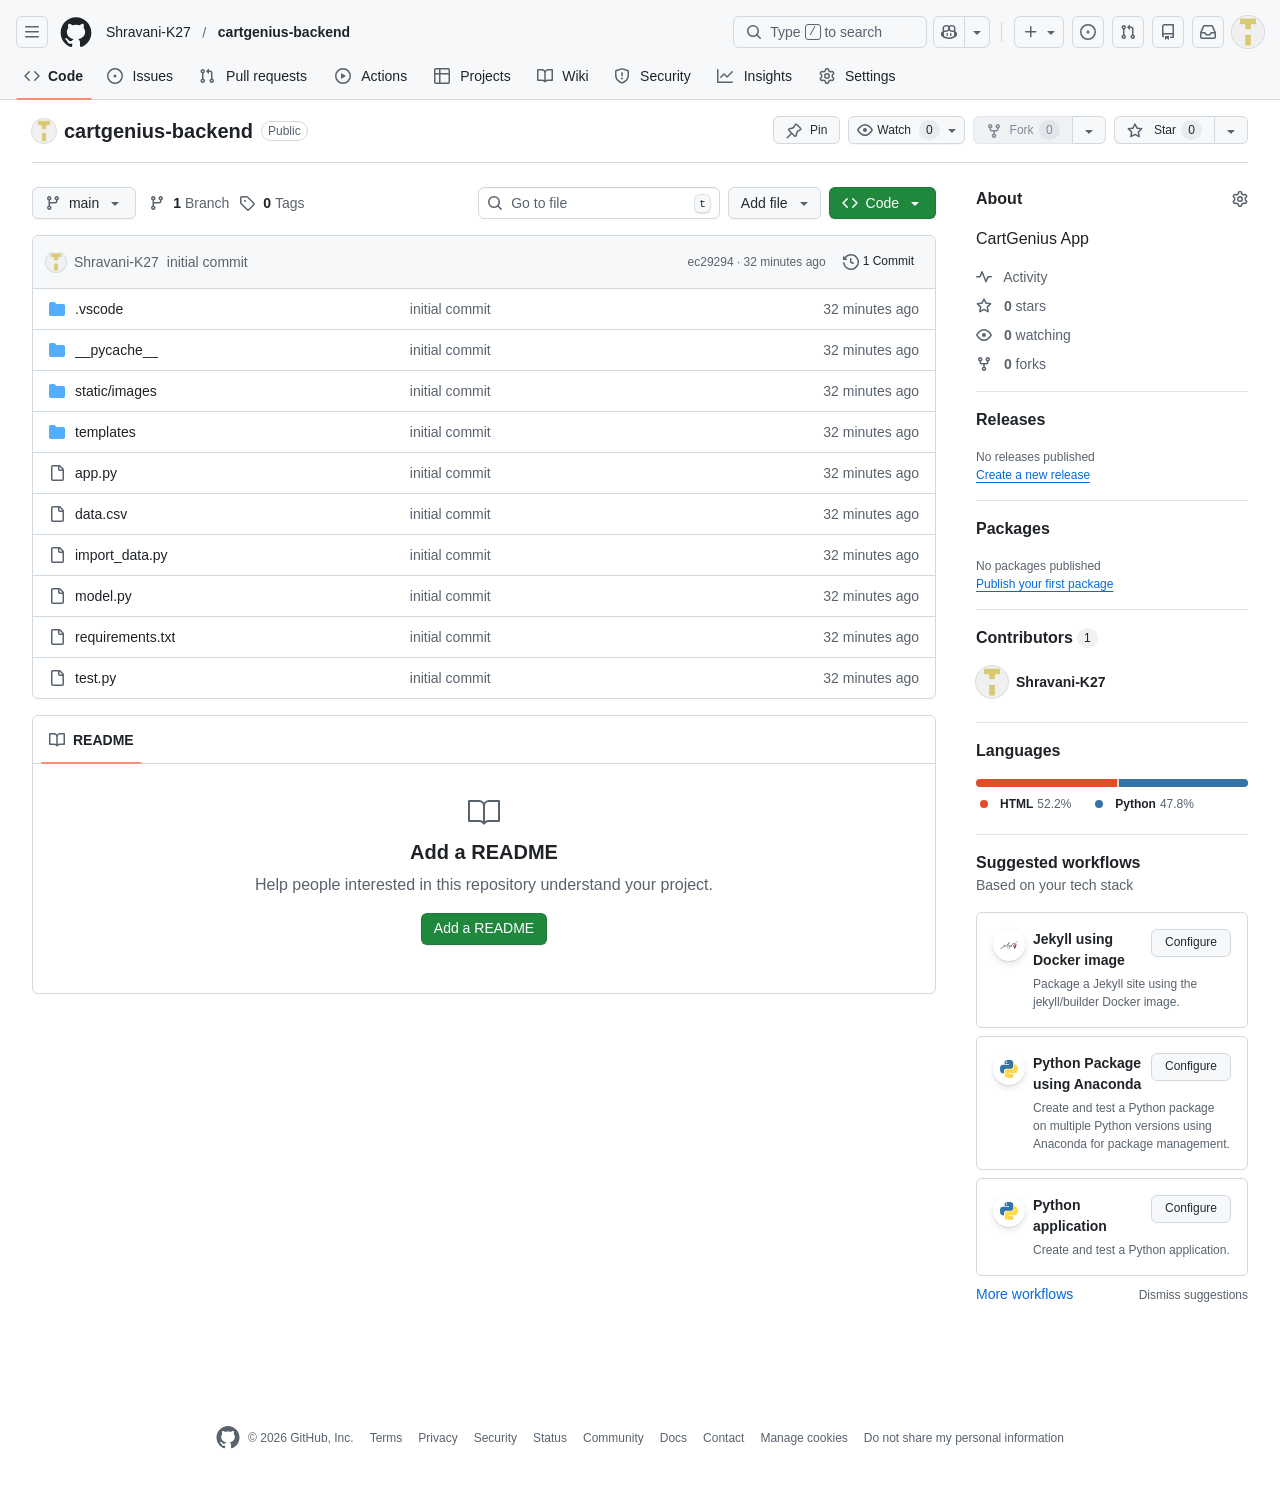
<file: static/Shravani-K27_cartgenius-backend_ CartGenius App.html>
<!DOCTYPE html>
<!-- saved from url=(0050)https://github.com/Shravani-K27/cartgenius-backend -->
<html lang="en" data-color-mode="auto" data-light-theme="light" data-dark-theme="dark" data-a11y-animated-images="system" data-a11y-link-underlines="true" class="js-focus-visible" data-js-focus-visible="" data-turbo-loaded=""><head><meta http-equiv="Content-Type" content="text/html; charset=UTF-8"><style type="text/css">.turbo-progress-bar {
  position: fixed;
  display: block;
  top: 0;
  left: 0;
  height: 3px;
  background: #0076ff;
  z-index: 2147483647;
  transition:
    width 300ms ease-out,
    opacity 150ms 150ms ease-in;
  transform: translate3d(0, 0, 0);
}
</style><style>
:root {
  --fontStack-monospace: "Monaspace Neon", ui-monospace, SFMono-Regular, SF Mono, Menlo, Consolas, Liberation Mono, monospace !important;
}
</style>




  
    
  <link rel="dns-prefetch" href="https://github.githubassets.com/">
  <link rel="dns-prefetch" href="https://avatars.githubusercontent.com/">
  <link rel="dns-prefetch" href="https://github-cloud.s3.amazonaws.com/">
  <link rel="dns-prefetch" href="https://user-images.githubusercontent.com/">
  <link rel="preconnect" href="https://github.githubassets.com/" crossorigin="">
  <link rel="preconnect" href="https://avatars.githubusercontent.com/">

  


  <link crossorigin="anonymous" media="all" rel="stylesheet" href="./Shravani-K27_cartgenius-backend_ CartGenius App_files/light-0c8222dcd7a4f9b7.css"><link crossorigin="anonymous" media="all" rel="stylesheet" href="./Shravani-K27_cartgenius-backend_ CartGenius App_files/dark-fc6eec18532c3ae0.css"><link data-color-theme="light_high_contrast" crossorigin="anonymous" media="all" rel="stylesheet" data-href="https://github.githubassets.com/assets/light_high_contrast-51c0c6e0c085cc0f.css"><link data-color-theme="light_colorblind" crossorigin="anonymous" media="all" rel="stylesheet" data-href="https://github.githubassets.com/assets/light_colorblind-4dd12c5689d6b012.css"><link data-color-theme="light_colorblind_high_contrast" crossorigin="anonymous" media="all" rel="stylesheet" data-href="https://github.githubassets.com/assets/light_colorblind_high_contrast-dfa0c9e22ba6ba2b.css"><link data-color-theme="light_tritanopia" crossorigin="anonymous" media="all" rel="stylesheet" data-href="https://github.githubassets.com/assets/light_tritanopia-9fd9c8859395d1a8.css"><link data-color-theme="light_tritanopia_high_contrast" crossorigin="anonymous" media="all" rel="stylesheet" data-href="https://github.githubassets.com/assets/light_tritanopia_high_contrast-9c32304a2a8ac631.css"><link data-color-theme="dark_high_contrast" crossorigin="anonymous" media="all" rel="stylesheet" data-href="https://github.githubassets.com/assets/dark_high_contrast-96d7b2bab5a6ae4e.css"><link data-color-theme="dark_colorblind" crossorigin="anonymous" media="all" rel="stylesheet" data-href="https://github.githubassets.com/assets/dark_colorblind-0c6ca283d4d35cea.css"><link data-color-theme="dark_colorblind_high_contrast" crossorigin="anonymous" media="all" rel="stylesheet" data-href="https://github.githubassets.com/assets/dark_colorblind_high_contrast-2dc46b4919fae81e.css"><link data-color-theme="dark_tritanopia" crossorigin="anonymous" media="all" rel="stylesheet" data-href="https://github.githubassets.com/assets/dark_tritanopia-271332ec9362e8d3.css"><link data-color-theme="dark_tritanopia_high_contrast" crossorigin="anonymous" media="all" rel="stylesheet" data-href="https://github.githubassets.com/assets/dark_tritanopia_high_contrast-eb5bb84e91d6d553.css"><link data-color-theme="dark_dimmed" crossorigin="anonymous" media="all" rel="stylesheet" data-href="https://github.githubassets.com/assets/dark_dimmed-f3aa862f2ac7ead2.css"><link data-color-theme="dark_dimmed_high_contrast" crossorigin="anonymous" media="all" rel="stylesheet" data-href="https://github.githubassets.com/assets/dark_dimmed_high_contrast-206b6b93f856629b.css">

  <style type="text/css">
    :root {
      --tab-size-preference: 4;
    }

    pre, code {
      tab-size: var(--tab-size-preference);
    }
  </style>

    <link crossorigin="anonymous" media="all" rel="stylesheet" href="./Shravani-K27_cartgenius-backend_ CartGenius App_files/primer-primitives-10bf9dd67e3d70bd.css">
    <link crossorigin="anonymous" media="all" rel="stylesheet" href="./Shravani-K27_cartgenius-backend_ CartGenius App_files/primer-0fcd9af82350aeda.css">
    <link crossorigin="anonymous" media="all" rel="stylesheet" href="./Shravani-K27_cartgenius-backend_ CartGenius App_files/global-a40b6ece39d70d4a.css">
    <link crossorigin="anonymous" media="all" rel="stylesheet" href="./Shravani-K27_cartgenius-backend_ CartGenius App_files/github-b02a278369fa132e.css">
  <link crossorigin="anonymous" media="all" rel="stylesheet" href="./Shravani-K27_cartgenius-backend_ CartGenius App_files/repository-6ec84ae2261fecf8.css">
<link crossorigin="anonymous" media="all" rel="stylesheet" href="./Shravani-K27_cartgenius-backend_ CartGenius App_files/code-2d31826944fd3be8.css">

  

  <script type="application/json" id="client-env">{"locale":"en","featureFlags":["a11y_status_checks_ruleset","actions_custom_images_storage_billing_ui_visibility","actions_image_version_event","actions_scheduled_workflow_timezone_enabled","actions_workflow_language_service_allow_case_function","alternate_user_config_repo","arianotify_comprehensive_migration","batch_suggested_changes","billing_discount_threshold_notification","billing_ui_budget_pagination_enabled","close_pr_side_panel","codemirror_inp_optimizations","codeowners_validation_in_diff","codespaces_prebuild_region_target_update","coding_agent_model_selection","coding_agent_model_selection_all_skus","comment_viewer_copy_raw_markdown","comments_panel_issue_comments","contentful_primer_code_blocks","copilot_agent_image_upload","copilot_agent_snippy","copilot_api_agentic_issue_marshal_yaml","copilot_ask_mode_dropdown","copilot_chat_attach_multiple_images","copilot_chat_clear_model_selection_for_default_change","copilot_chat_disable_model_picker_while_streaming","copilot_chat_enable_tool_call_logs","copilot_chat_explain_error_user_model","copilot_chat_file_redirect","copilot_chat_input_commands","copilot_chat_opening_thread_switch","copilot_chat_reduce_quota_checks","copilot_chat_repository_picker","copilot_chat_search_bar_redirect","copilot_chat_selection_attachments","copilot_chat_vision_in_claude","copilot_chat_vision_preview_gate","copilot_cli_install_cta","copilot_code_review_batch_apply_suggestions","copilot_coding_agent_free_users_exp","copilot_coding_agent_task_response","copilot_custom_copilots","copilot_custom_copilots_feature_preview","copilot_duplicate_thread","copilot_extensions_hide_in_dotcom_chat","copilot_extensions_removal_on_marketplace","copilot_features_sql_server_logo","copilot_features_zed_logo","copilot_file_block_ref_matching","copilot_ftp_hyperspace_upgrade_prompt","copilot_icebreakers_experiment_dashboard","copilot_icebreakers_experiment_hyperspace","copilot_immersive_embedded","copilot_immersive_file_block_transition_open","copilot_immersive_file_preview_keep_mounted","copilot_immersive_job_result_preview","copilot_immersive_layout_routes","copilot_immersive_structured_model_picker","copilot_immersive_task_hyperlinking","copilot_immersive_task_within_chat_thread","copilot_issue_list_show_more","copilot_mc_cli_resume_any_users_task","copilot_mission_control_always_send_integration_id","copilot_mission_control_cli_resume_with_task_id","copilot_mission_control_custom_agent_group","copilot_mission_control_decoupled_mode","copilot_mission_control_decoupled_mode_agent_tooltip","copilot_mission_control_initial_data_spinner","copilot_mission_control_post_session_chat_model_picker","copilot_mission_control_scroll_to_bottom_button","copilot_mission_control_task_alive_updates","copilot_org_policy_page_focus_mode","copilot_premium_request_quotas","copilot_redirect_header_button_to_agents","copilot_resource_panel","copilot_scroll_preview_tabs","copilot_share_active_subthread","copilot_spaces_ga","copilot_spaces_individual_policies_ga","copilot_spaces_pagination","copilot_spark_empty_state","copilot_spark_handle_nil_friendly_name","copilot_swe_agent_hide_model_picker_if_only_auto","copilot_swe_agent_pr_comment_model_picker","copilot_swe_agent_use_subagents","copilot_task_api_github_rest_style","copilot_unconfigured_is_inherited","copilot_usage_metrics_ga","copilot_workbench_slim_line_top_tabs","custom_instructions_file_references","custom_properties_consolidate_default_value_input","dashboard_add_updated_desc","dashboard_indexeddb_caching","dashboard_lists_max_age_filter","dashboard_universe_2025","dashboard_universe_2025_feedback_dialog","dead_click_detection","fgpat_permissions_selector_redesign","flex_cta_groups_mvp","github_models_scheduled_hydro_events","global_nav_react","global_nav_unified_payload","hide_groups_list_for_few_groups","hyperspace_2025_logged_out_batch_1","hyperspace_2025_logged_out_batch_2","hyperspace_2025_logged_out_batch_3","ipm_global_transactional_message_agents","ipm_global_transactional_message_copilot","ipm_global_transactional_message_issues","ipm_global_transactional_message_prs","ipm_global_transactional_message_repos","ipm_global_transactional_message_spaces","issue_cca_modal_open","issue_cca_visualization","issue_fields_global_search","issue_fields_visibility_settings","issues_dashboard_inp_optimization","issues_diff_based_label_updates","issues_expanded_file_types","issues_index_semantic_search","issues_lazy_load_comment_box_suggestions","issues_react_bots_timeline_pagination","issues_react_chrome_container_query_fix","issues_react_include_bots_in_pickers","issues_react_prohibit_title_fallback","issues_react_ui_feedback","issues_search_type_gql","landing_pages_ninetailed","landing_pages_web_vitals_tracking","lifecycle_label_name_updates","load_paginated_threads_on_diff","marketing_pages_search_explore_provider","memex_default_issue_create_repository","memex_live_update_hovercard","memex_mwl_filter_field_delimiter","memex_roadmap_drag_style","merge_status_header_feedback","mission_control_retry_on_401","nux_dashboard_refresh_scoped_portal","oauth_authorize_clickjacking_protection","open_agent_session_in_vscode_insiders","open_agent_session_in_vscode_stable","pr_sfv_new_diff_fetch","primer_react_action_menu_display_in_viewport_inside_dialog","primer_react_css_has_selector_perf","primer_react_spinner_synchronize_animations","prs_checks_react","prs_conversations_react","prs_docked_side_panel","prs_live_updates_issue_comments","prx_files","prx_merge_status_button_alt_logic","pull_request_edit_button_redesign","pull_request_files_accurate_size_estimates","pull_request_files_virtualization","pull_request_merge_status_button","react_blob_overlay","repository_suggester_elastic_search","ruleset_deletion_confirmation","sample_network_conn_type","secret_scanning_pattern_alerts_link","session_logs_ungroup_reasoning_text","site_features_copilot_universe","site_homepage_collaborate_video","spark_prompt_secret_scanning","spark_server_connection_status","suppress_automated_browser_vitals","suppress_non_representative_vitals","viewscreen_sandbox","webp_support","workbench_store_readonly"],"login":"Shravani-K27","copilotApiOverrideUrl":"https://api.individual.githubcopilot.com"}</script>
<script crossorigin="anonymous" type="module" src="./Shravani-K27_cartgenius-backend_ CartGenius App_files/wp-runtime-ed508127a539a20f.js.download" defer="defer"></script>
<script crossorigin="anonymous" type="module" src="./Shravani-K27_cartgenius-backend_ CartGenius App_files/85924-d72bd3bf2ebf2b33.js.download" defer="defer"></script>
<script crossorigin="anonymous" type="module" src="./Shravani-K27_cartgenius-backend_ CartGenius App_files/28839-c0b8ec9e4855e70d.js.download" defer="defer"></script>
<script crossorigin="anonymous" type="module" src="./Shravani-K27_cartgenius-backend_ CartGenius App_files/34646-e2c38a6244e0673e.js.download" defer="defer"></script>
<script crossorigin="anonymous" type="module" src="./Shravani-K27_cartgenius-backend_ CartGenius App_files/environment-d9bacfd0e507cc58.js.download" defer="defer"></script>
<script crossorigin="anonymous" type="module" src="./Shravani-K27_cartgenius-backend_ CartGenius App_files/runtime-helpers-9ca289a20b4287f3.js.download" defer="defer"></script>
<script crossorigin="anonymous" type="module" src="./Shravani-K27_cartgenius-backend_ CartGenius App_files/2966-7fae197fcc122033.js.download" defer="defer"></script>
<script crossorigin="anonymous" type="module" src="./Shravani-K27_cartgenius-backend_ CartGenius App_files/96232-81264b2e484eeea3.js.download" defer="defer"></script>
<script crossorigin="anonymous" type="module" src="./Shravani-K27_cartgenius-backend_ CartGenius App_files/41013-98ec62b138074b3c.js.download" defer="defer"></script>
<script crossorigin="anonymous" type="module" src="./Shravani-K27_cartgenius-backend_ CartGenius App_files/51210-4f6b60f1e56caf0b.js.download" defer="defer"></script>
<script crossorigin="anonymous" type="module" src="./Shravani-K27_cartgenius-backend_ CartGenius App_files/77313-833d857459e22419.js.download" defer="defer"></script>
<script crossorigin="anonymous" type="module" src="./Shravani-K27_cartgenius-backend_ CartGenius App_files/23039-9d3ed8a305267b36.js.download" defer="defer"></script>
<script crossorigin="anonymous" type="module" src="./Shravani-K27_cartgenius-backend_ CartGenius App_files/8601-bd8c9578beeca5fa.js.download" defer="defer"></script>
<script crossorigin="anonymous" type="module" src="./Shravani-K27_cartgenius-backend_ CartGenius App_files/46740-6ff37d25440dfd5f.js.download" defer="defer"></script>
<script crossorigin="anonymous" type="module" src="./Shravani-K27_cartgenius-backend_ CartGenius App_files/52375-7184639d75711668.js.download" defer="defer"></script>
<script crossorigin="anonymous" type="module" src="./Shravani-K27_cartgenius-backend_ CartGenius App_files/github-elements-17007c6e1a0ff4e7.js.download" defer="defer"></script>
<script crossorigin="anonymous" type="module" src="./Shravani-K27_cartgenius-backend_ CartGenius App_files/element-registry-0b32e5b1d96edd71.js.download" defer="defer"></script>
<script crossorigin="anonymous" type="module" src="./Shravani-K27_cartgenius-backend_ CartGenius App_files/react-core-eff3f3e27186f71c.js.download" defer="defer"></script>
<script crossorigin="anonymous" type="module" src="./Shravani-K27_cartgenius-backend_ CartGenius App_files/react-lib-3f8a185bb97e4f4c.js.download" defer="defer"></script>
<script crossorigin="anonymous" type="module" src="./Shravani-K27_cartgenius-backend_ CartGenius App_files/7053-9ff0fc016f8d6134.js.download" defer="defer"></script>
<script crossorigin="anonymous" type="module" src="./Shravani-K27_cartgenius-backend_ CartGenius App_files/79039-13dc534ba9c6a63e.js.download" defer="defer"></script>
<script crossorigin="anonymous" type="module" src="./Shravani-K27_cartgenius-backend_ CartGenius App_files/61110-91a6e672e6c52371.js.download" defer="defer"></script>
<script crossorigin="anonymous" type="module" src="./Shravani-K27_cartgenius-backend_ CartGenius App_files/2887-7374f895742e2de6.js.download" defer="defer"></script>
<script crossorigin="anonymous" type="module" src="./Shravani-K27_cartgenius-backend_ CartGenius App_files/26533-be3434b1ad736595.js.download" defer="defer"></script>
<script crossorigin="anonymous" type="module" src="./Shravani-K27_cartgenius-backend_ CartGenius App_files/97745-17bf40209ad1b441.js.download" defer="defer"></script>
<script crossorigin="anonymous" type="module" src="./Shravani-K27_cartgenius-backend_ CartGenius App_files/89155-cd29998a39b55887.js.download" defer="defer"></script>
<script crossorigin="anonymous" type="module" src="./Shravani-K27_cartgenius-backend_ CartGenius App_files/50686-203ca12c697307e6.js.download" defer="defer"></script>
<script crossorigin="anonymous" type="module" src="./Shravani-K27_cartgenius-backend_ CartGenius App_files/46779-a5e6403e1f8c73d8.js.download" defer="defer"></script>
<script crossorigin="anonymous" type="module" src="./Shravani-K27_cartgenius-backend_ CartGenius App_files/46287-4caff6a8b1d9f9be.js.download" defer="defer"></script>
<script crossorigin="anonymous" type="module" src="./Shravani-K27_cartgenius-backend_ CartGenius App_files/2498-97555f2269e8a9bd.js.download" defer="defer"></script>
<script crossorigin="anonymous" type="module" src="./Shravani-K27_cartgenius-backend_ CartGenius App_files/1108-d04e2e16dc98da37.js.download" defer="defer"></script>
<script crossorigin="anonymous" type="module" src="./Shravani-K27_cartgenius-backend_ CartGenius App_files/18597-6dc8f1f774696932.js.download" defer="defer"></script>
<script crossorigin="anonymous" type="module" src="./Shravani-K27_cartgenius-backend_ CartGenius App_files/15625-05373890466bf366.js.download" defer="defer"></script>
<script crossorigin="anonymous" type="module" src="./Shravani-K27_cartgenius-backend_ CartGenius App_files/48527-5de266b1da5c2e34.js.download" defer="defer"></script>
<script crossorigin="anonymous" type="module" src="./Shravani-K27_cartgenius-backend_ CartGenius App_files/28703-c1456f1aa61b245d.js.download" defer="defer"></script>
<script crossorigin="anonymous" type="module" src="./Shravani-K27_cartgenius-backend_ CartGenius App_files/99328-91354dc331fd4cdd.js.download" defer="defer"></script>
<script crossorigin="anonymous" type="module" src="./Shravani-K27_cartgenius-backend_ CartGenius App_files/37943-3c619d65dd869b67.js.download" defer="defer"></script>
<script crossorigin="anonymous" type="module" src="./Shravani-K27_cartgenius-backend_ CartGenius App_files/91184-657c34dc2b380c4c.js.download" defer="defer"></script>
<script crossorigin="anonymous" type="module" src="./Shravani-K27_cartgenius-backend_ CartGenius App_files/97232-829cc8b566d31458.js.download" defer="defer"></script>
<script crossorigin="anonymous" type="module" src="./Shravani-K27_cartgenius-backend_ CartGenius App_files/87774-cb19ae155ee3c918.js.download" defer="defer"></script>
<script crossorigin="anonymous" type="module" src="./Shravani-K27_cartgenius-backend_ CartGenius App_files/27493-4c94010ef4ae1e22.js.download" defer="defer"></script>
<script crossorigin="anonymous" type="module" src="./Shravani-K27_cartgenius-backend_ CartGenius App_files/56889-3812304955862655.js.download" defer="defer"></script>
<script crossorigin="anonymous" type="module" src="./Shravani-K27_cartgenius-backend_ CartGenius App_files/2013-126bbbb468be7e3b.js.download" defer="defer"></script>
<script crossorigin="anonymous" type="module" src="./Shravani-K27_cartgenius-backend_ CartGenius App_files/81564-fd44bec50cee3386.js.download" defer="defer"></script>
<script crossorigin="anonymous" type="module" src="./Shravani-K27_cartgenius-backend_ CartGenius App_files/behaviors-e6ee0d9220c00fe9.js.download" defer="defer"></script>
<link crossorigin="anonymous" media="all" rel="stylesheet" href="./Shravani-K27_cartgenius-backend_ CartGenius App_files/react-core.364eade98ee7744f.module.css">
<script crossorigin="anonymous" type="module" src="./Shravani-K27_cartgenius-backend_ CartGenius App_files/81863-518132d704f3d667.js.download" defer="defer"></script>
<script crossorigin="anonymous" type="module" src="./Shravani-K27_cartgenius-backend_ CartGenius App_files/notifications-global-f520baa344c4ccaf.js.download" defer="defer"></script>
<script crossorigin="anonymous" type="module" src="./Shravani-K27_cartgenius-backend_ CartGenius App_files/19262-4c3b05232fb597c5.js.download" defer="defer"></script>
<script crossorigin="anonymous" type="module" src="./Shravani-K27_cartgenius-backend_ CartGenius App_files/13284-ce7ca1ab392505b9.js.download" defer="defer"></script>
<script crossorigin="anonymous" type="module" src="./Shravani-K27_cartgenius-backend_ CartGenius App_files/19930-5c005d8c44bf85a0.js.download" defer="defer"></script>
<script crossorigin="anonymous" type="module" src="./Shravani-K27_cartgenius-backend_ CartGenius App_files/codespaces-39bc48ac6d5dd306.js.download" defer="defer"></script>
<script crossorigin="anonymous" type="module" src="./Shravani-K27_cartgenius-backend_ CartGenius App_files/42890-126b39498dc2a1cb.js.download" defer="defer"></script>
<script crossorigin="anonymous" type="module" src="./Shravani-K27_cartgenius-backend_ CartGenius App_files/70206-8ad353124c962a56.js.download" defer="defer"></script>
<script crossorigin="anonymous" type="module" src="./Shravani-K27_cartgenius-backend_ CartGenius App_files/repositories-a9837b55b984b2ad.js.download" defer="defer"></script>
<script crossorigin="anonymous" type="module" src="./Shravani-K27_cartgenius-backend_ CartGenius App_files/34140-23b7e387fad525e7.js.download" defer="defer"></script>
<script crossorigin="anonymous" type="module" src="./Shravani-K27_cartgenius-backend_ CartGenius App_files/code-menu-967536ac6b424d39.js.download" defer="defer"></script>
  
  




<script crossorigin="anonymous" type="module" src="./Shravani-K27_cartgenius-backend_ CartGenius App_files/7463-99acaf07f7d6502a.js.download" defer="defer"></script>

<script crossorigin="anonymous" type="module" src="./Shravani-K27_cartgenius-backend_ CartGenius App_files/32769-5b6132406b21f557.js.download" defer="defer"></script>

<script crossorigin="anonymous" type="module" src="./Shravani-K27_cartgenius-backend_ CartGenius App_files/50938-14e2342a61983e31.js.download" defer="defer"></script>
<script crossorigin="anonymous" type="module" src="./Shravani-K27_cartgenius-backend_ CartGenius App_files/13220-130b6ffd242c3cfe.js.download" defer="defer"></script>
<script crossorigin="anonymous" type="module" src="./Shravani-K27_cartgenius-backend_ CartGenius App_files/76707-4162f37ba2ea87f0.js.download" defer="defer"></script>
<script crossorigin="anonymous" type="module" src="./Shravani-K27_cartgenius-backend_ CartGenius App_files/90255-d17e0fa6c678f732.js.download" defer="defer"></script>





<script crossorigin="anonymous" type="module" src="./Shravani-K27_cartgenius-backend_ CartGenius App_files/36600-cf085c136387bf33.js.download" defer="defer"></script>
<script crossorigin="anonymous" type="module" src="./Shravani-K27_cartgenius-backend_ CartGenius App_files/18222-4323474564e5aecc.js.download" defer="defer"></script>
<script crossorigin="anonymous" type="module" src="./Shravani-K27_cartgenius-backend_ CartGenius App_files/4916-4cfd8dd432dcda55.js.download" defer="defer"></script>

<script crossorigin="anonymous" type="module" src="./Shravani-K27_cartgenius-backend_ CartGenius App_files/17363-4f4436e161accb3b.js.download" defer="defer"></script>
<script crossorigin="anonymous" type="module" src="./Shravani-K27_cartgenius-backend_ CartGenius App_files/1097-53c0518f93b2279f.js.download" defer="defer"></script>
<script crossorigin="anonymous" type="module" src="./Shravani-K27_cartgenius-backend_ CartGenius App_files/13333-e757dcf2a85f7470.js.download" defer="defer"></script>
<script crossorigin="anonymous" type="module" src="./Shravani-K27_cartgenius-backend_ CartGenius App_files/73061-5015907614c92371.js.download" defer="defer"></script>
<script crossorigin="anonymous" type="module" src="./Shravani-K27_cartgenius-backend_ CartGenius App_files/32999-1c9f470712601c9e.js.download" defer="defer"></script>
<script crossorigin="anonymous" type="module" src="./Shravani-K27_cartgenius-backend_ CartGenius App_files/20201-94a027eac40ef4a9.js.download" defer="defer"></script>
<script crossorigin="anonymous" type="module" src="./Shravani-K27_cartgenius-backend_ CartGenius App_files/65573-7c9c3cc68ec0eb12.js.download" defer="defer"></script>
<script crossorigin="anonymous" type="module" src="./Shravani-K27_cartgenius-backend_ CartGenius App_files/28599-e61e51a1696740ab.js.download" defer="defer"></script>
<script crossorigin="anonymous" type="module" src="./Shravani-K27_cartgenius-backend_ CartGenius App_files/49972-75e32f17cfa68bd1.js.download" defer="defer"></script>
<script crossorigin="anonymous" type="module" src="./Shravani-K27_cartgenius-backend_ CartGenius App_files/96043-5a2ca48072155e28.js.download" defer="defer"></script>
<script crossorigin="anonymous" type="module" src="./Shravani-K27_cartgenius-backend_ CartGenius App_files/96306-9be591ee0e419d2e.js.download" defer="defer"></script>
<script crossorigin="anonymous" type="module" src="./Shravani-K27_cartgenius-backend_ CartGenius App_files/26497-5815c1ce9a63d716.js.download" defer="defer"></script>
<script crossorigin="anonymous" type="module" src="./Shravani-K27_cartgenius-backend_ CartGenius App_files/66205-b737eb30140ad669.js.download" defer="defer"></script>

<script crossorigin="anonymous" type="module" src="./Shravani-K27_cartgenius-backend_ CartGenius App_files/43690-bd2a704c24665aee.js.download" defer="defer"></script>
<script crossorigin="anonymous" type="module" src="./Shravani-K27_cartgenius-backend_ CartGenius App_files/code-view-d603028d70ed8c2b.js.download" defer="defer"></script>
<link crossorigin="anonymous" media="all" rel="stylesheet" href="./Shravani-K27_cartgenius-backend_ CartGenius App_files/primer-react-css.da05312be74eac16.module.css">
<link crossorigin="anonymous" media="all" rel="stylesheet" href="./Shravani-K27_cartgenius-backend_ CartGenius App_files/96043.a4311aaf5caadfff.module.css">
<link crossorigin="anonymous" media="all" rel="stylesheet" href="./Shravani-K27_cartgenius-backend_ CartGenius App_files/66205.b5045207bd90f6b9.module.css">
<link crossorigin="anonymous" media="all" rel="stylesheet" href="./Shravani-K27_cartgenius-backend_ CartGenius App_files/43690.74be507a186241b9.module.css">
<link crossorigin="anonymous" media="all" rel="stylesheet" href="./Shravani-K27_cartgenius-backend_ CartGenius App_files/code-view.c4eb72defe48d8c4.module.css">


  <title>Shravani-K27/cartgenius-backend: CartGenius App</title>



  <meta name="route-pattern" content="/:user_id/:repository" data-turbo-transient="">
  <meta name="route-controller" content="files" data-turbo-transient="">
  <meta name="route-action" content="disambiguate" data-turbo-transient="">
  <meta name="fetch-nonce" content="v2:bfc09552-5fce-e125-cd04-4001803dfff4">

    
  <meta name="current-catalog-service-hash" content="f3abb0cc802f3d7b95fc8762b94bdcb13bf39634c40c357301c4aa1d67a256fb">


  <meta name="request-id" content="E447:2F9146:1953E7A:1F88309:69C92CCA" data-turbo-transient="true"><meta name="html-safe-nonce" content="137bfaa2e9ecd015383db25690744f140cba4cd7a54c0b421e24f17a9606ffe2" data-turbo-transient="true"><meta name="visitor-payload" content="[base64]" data-turbo-transient="true"><meta name="visitor-hmac" content="b486ffbab7fa9cbbd33355ae68b886170b4fc514e9fee9709fd24c633ea3913a" data-turbo-transient="true">


    <meta name="hovercard-subject-tag" content="repository:1195263633" data-turbo-transient="">


  <meta name="github-keyboard-shortcuts" content="repository,copilot" data-turbo-transient="true">
  

  <meta name="selected-link" value="repo_source" data-turbo-transient="">
  <link rel="assets" href="https://github.githubassets.com/">

    <meta name="google-site-verification" content="Apib7-x98H0j5cPqHWwSMm6dNU4GmODRoqxLiDzdx9I">

<meta name="octolytics-url" content="https://collector.github.com/github/collect"><meta name="octolytics-actor-id" content="194887613"><meta name="octolytics-actor-login" content="Shravani-K27"><meta name="octolytics-actor-hash" content="47646e1fc73a4e0fce317905e9a1050464c6df5c9c05a19f4560ca81172339b1">





  <meta name="analytics-location" content="/&lt;user-name&gt;/&lt;repo-name&gt;" data-turbo-transient="true">

  




    <meta name="user-login" content="Shravani-K27">

  <link rel="sudo-modal" href="https://github.com/sessions/sudo_modal">

    <meta name="viewport" content="width=device-width">

    

      <meta name="description" content="CartGenius App. Contribute to Shravani-K27/cartgenius-backend development by creating an account on GitHub.">

      <link rel="search" type="application/opensearchdescription+xml" href="https://github.com/opensearch.xml" title="GitHub">

    <link rel="fluid-icon" href="https://github.com/fluidicon.png" title="GitHub">
    <meta property="fb:app_id" content="1401488693436528">
    <meta name="apple-itunes-app" content="app-id=1477376905, app-argument=https://github.com/Shravani-K27/cartgenius-backend">

      <meta name="twitter:image" content="https://opengraph.githubassets.com/f9dfa18746934a98c0fd97a055441b1032cbeb348808d59613d454b17939a9c0/Shravani-K27/cartgenius-backend"><meta name="twitter:site" content="@github"><meta name="twitter:card" content="summary_large_image"><meta name="twitter:title" content="Shravani-K27/cartgenius-backend: CartGenius App"><meta name="twitter:description" content="CartGenius App. Contribute to Shravani-K27/cartgenius-backend development by creating an account on GitHub.">
  <meta property="og:image" content="https://opengraph.githubassets.com/f9dfa18746934a98c0fd97a055441b1032cbeb348808d59613d454b17939a9c0/Shravani-K27/cartgenius-backend"><meta property="og:image:alt" content="CartGenius App. Contribute to Shravani-K27/cartgenius-backend development by creating an account on GitHub."><meta property="og:image:width" content="1200"><meta property="og:image:height" content="600"><meta property="og:site_name" content="GitHub"><meta property="og:type" content="object"><meta property="og:title" content="Shravani-K27/cartgenius-backend: CartGenius App"><meta property="og:url" content="https://github.com/Shravani-K27/cartgenius-backend"><meta property="og:description" content="CartGenius App. Contribute to Shravani-K27/cartgenius-backend development by creating an account on GitHub.">
  


      <link rel="shared-web-socket" href="wss://alive.github.com/_sockets/u/194887613/ws?session=eyJ2IjoiVjMiLCJ1IjoxOTQ4ODc2MTMsInMiOjIwMzExNzU4OTQsImMiOjMwMTk5ODY5OCwidCI6MTc3NDc5MTg4M30=--3507ec49ba1f9f1d79e1718c69fd98ae9f66bc8f15f3aaf1b1e7182a2fc1c209" data-refresh-url="/_alive" data-session-id="dbf3d0c2df90826dc64741a2ede7a2d380cba469ab9e789895db7f4412975791">
      <link rel="shared-web-socket-src" href="https://github.com/assets-cdn/worker/socket-worker-312129489ba60057.js">

      <link rel="service-worker-src" href="https://github.com/assets-cdn/worker/service-worker-dae625aa82e7855a.js?current_user=Shravani-K27&amp;errors_url=https%3A%2F%2Fapi.github.com%2F_private%2Fbrowser%2Ferrors&amp;release=51d2e33e3d1e4839c3ced5f8e35c7a47d3a60f32&amp;actor_id=194887613&amp;is_staff=false&amp;analytics_collector_url=https%3A%2F%2Fcollector.github.com%2Fgithub%2Fcollect">

      <meta name="hostname" content="github.com">


      <meta name="keyboard-shortcuts-preference" content="all">
      <meta name="hovercards-preference" content="true">
      <meta name="announcement-preference-hovercard" content="true">

        <meta name="expected-hostname" content="github.com">


  <meta http-equiv="x-pjax-version" content="c1de8ab04ff31336e20ace8fdce64832afe5069bf456045fffd1a5c7e4507a8b" data-turbo-track="reload">
  <meta http-equiv="x-pjax-csp-version" content="568c098497d98702bac1642a2a853732a047a6ced28eabd3e15d50041a890235" data-turbo-track="reload">
  <meta http-equiv="x-pjax-css-version" content="2a11dc2eae08fab707a6ec4f9b210809c57fcffc99ec34a2e6f0046296cc07e6" data-turbo-track="reload">
  <meta http-equiv="x-pjax-js-version" content="630d8b00b9650984e288302f44cc14c439058de689aae3efd81309196af4d0a8" data-turbo-track="reload">

  <meta name="turbo-cache-control" content="no-preview" data-turbo-transient="">

      <meta name="turbo-cache-control" content="no-cache" data-turbo-transient="">

    <meta data-hydrostats="publish">

  <meta name="go-import" content="github.com/Shravani-K27/cartgenius-backend git https://github.com/Shravani-K27/cartgenius-backend.git">

  <meta name="octolytics-dimension-user_id" content="194887613"><meta name="octolytics-dimension-user_login" content="Shravani-K27"><meta name="octolytics-dimension-repository_id" content="1195263633"><meta name="octolytics-dimension-repository_nwo" content="Shravani-K27/cartgenius-backend"><meta name="octolytics-dimension-repository_public" content="true"><meta name="octolytics-dimension-repository_is_fork" content="false"><meta name="octolytics-dimension-repository_network_root_id" content="1195263633"><meta name="octolytics-dimension-repository_network_root_nwo" content="Shravani-K27/cartgenius-backend">



    

    <meta name="turbo-body-classes" content="logged-in env-production page-responsive">
  <meta name="disable-turbo" content="false">


  <meta name="browser-stats-url" content="https://api.github.com/_private/browser/stats">

  <meta name="browser-errors-url" content="https://api.github.com/_private/browser/errors">

  <meta name="release" content="51d2e33e3d1e4839c3ced5f8e35c7a47d3a60f32">
  <meta name="ui-target" content="full">

  <link rel="mask-icon" href="https://github.githubassets.com/assets/pinned-octocat-093da3e6fa40.svg" color="#000000">
  <link rel="alternate icon" class="js-site-favicon" type="image/png" href="https://github.githubassets.com/favicons/favicon-dark.png">
  <link rel="icon" class="js-site-favicon" type="image/svg+xml" href="https://github.githubassets.com/favicons/favicon-dark.svg" data-base-href="https://github.githubassets.com/favicons/favicon">

<meta name="theme-color" content="#1e2327">
<meta name="color-scheme" content="light dark">


  <link rel="manifest" href="https://github.com/manifest.json" crossorigin="use-credentials">

  <link rel="stylesheet" type="text/css" href="./Shravani-K27_cartgenius-backend_ CartGenius App_files/81758.c3d0cf69fea2352a.module.css" crossorigin="anonymous"><link rel="stylesheet" type="text/css" href="./Shravani-K27_cartgenius-backend_ CartGenius App_files/38963.f70dfea92b138b01.module.css" crossorigin="anonymous"><link rel="stylesheet" type="text/css" href="./Shravani-K27_cartgenius-backend_ CartGenius App_files/7872.078d883db2e6ec91.module.css" crossorigin="anonymous"><link rel="stylesheet" type="text/css" href="./Shravani-K27_cartgenius-backend_ CartGenius App_files/39007.5061415e86a5b611.module.css" crossorigin="anonymous"><style data-styled="active" data-styled-version="5.3.11"></style><link rel="stylesheet" type="text/css" href="./Shravani-K27_cartgenius-backend_ CartGenius App_files/10973.23b6b7b72692bb9f.module.css" crossorigin="anonymous"><link rel="stylesheet" type="text/css" href="./Shravani-K27_cartgenius-backend_ CartGenius App_files/53839.52201ac8c146881f.module.css" crossorigin="anonymous"><style id="ms-consent-banner-main-styles">.w8hcgFksdo30C8w-bygqu{color:#000}.ydkKdaztSS0AeHWIeIHsQ a{color:#0067B8}.erL690_8JwUW-R4bJRcfl{background-color:#EBEBEB;border:none;color:#000}.erL690_8JwUW-R4bJRcfl:enabled:hover{color:#000;background-color:#DBDBDB;box-shadow:0px 4px 10px rgba(0,0,0,0.25);border:none}.erL690_8JwUW-R4bJRcfl:enabled:focus{background-color:#DBDBDB;box-shadow:0px 4px 10px rgba(0,0,0,0.25);border:2px solid #000}.erL690_8JwUW-R4bJRcfl:disabled{opacity:1;color:rgba(0,0,0,0.2);background-color:rgba(0,0,0,0.2);border:none}._1zNQOqxpBFSokeCLGi_hGr{border:none;background-color:#0067B8;color:#fff}._1zNQOqxpBFSokeCLGi_hGr:enabled:hover{color:#fff;background-color:#0067B8;box-shadow:0px 4px 10px rgba(0,0,0,0.25);border:none}._1zNQOqxpBFSokeCLGi_hGr:enabled:focus{background-color:#0067B8;box-shadow:0px 4px 10px rgba(0,0,0,0.25);border:2px solid #000}._1zNQOqxpBFSokeCLGi_hGr:disabled{opacity:1;color:rgba(0,0,0,0.2);background-color:rgba(0,120,215,0.2);border:none}._23tra1HsiiP6cT-Cka-ycB{position:relative;display:flex;z-index:9999;width:100%;background-color:#F2F2F2;justify-content:space-between;text-align:left}div[dir="rtl"]._23tra1HsiiP6cT-Cka-ycB{text-align:right}._1Upc2NjY8AlDn177YoVj0y{margin:0;padding-left:5%;padding-top:8px;padding-bottom:8px}div[dir="rtl"] ._1Upc2NjY8AlDn177YoVj0y{margin:0;padding:8px 5% 8px 0;float:none}._23tra1HsiiP6cT-Cka-ycB svg{fill:none;max-width:none;max-height:none}._1V_hlU-7jdtPiooHMu89BB{display:table-cell;padding:12px;width:24px;height:24px;font-family:Segoe UI, SegoeUI, Arial, sans-serif;font-style:normal;font-weight:normal;font-size:24px;line-height:0}.f6QKJD7fhSbnJLarTL-W-{display:table-cell;vertical-align:middle;padding:0;font-family:Segoe UI, SegoeUI, Arial, sans-serif;font-style:normal;font-weight:normal;font-size:13px;line-height:16px}.f6QKJD7fhSbnJLarTL-W- a{text-decoration:underline}._2j0fmugLb1FgYz6KPuB91w{display:inline-block;margin-left:5%;margin-right:5%;min-width:40%;min-width:calc((150px + 3 * 4px) * 2 + 150px);min-width:-webkit-fit-content;min-width:-moz-fit-content;min-width:fit-content;align-self:center;position:relative}._1XuCi2WhiqeWRUVp3pnFG3{margin:4px;padding:5px;min-width:150px;min-height:36px;vertical-align:top;cursor:pointer;font-family:Segoe UI, SegoeUI, Arial, sans-serif;font-style:normal;font-weight:normal;font-size:15px;line-height:20px;text-align:center}._1XuCi2WhiqeWRUVp3pnFG3:focus{box-sizing:border-box}._1XuCi2WhiqeWRUVp3pnFG3:disabled{cursor:not-allowed}._2bvsb3ubApyZ0UGoQA9O9T{display:block;position:fixed;z-index:10000;top:0;left:0;width:100%;height:100%;background-color:rgba(255,255,255,0.6);overflow:auto;text-align:left}div[dir="rtl"]._2bvsb3ubApyZ0UGoQA9O9T{text-align:right}div[dir="rtl"] ._2bvsb3ubApyZ0UGoQA9O9T{left:auto;right:0}.AFsJE948muYyzCMktdzuk{position:relative;top:8%;margin-bottom:40px;margin-left:auto;margin-right:auto;box-sizing:border-box;width:640px;background-color:#fff;border:1px solid #0067B8}._3kWyBRbW_dgnMiEyx06Fu4{float:right;z-index:1;margin:2px;padding:12px;border:none;cursor:pointer;font-family:Segoe UI, SegoeUI, Arial, sans-serif;font-style:normal;font-weight:normal;font-size:13px;line-height:13px;display:flex;align-items:center;text-align:center;color:#666;background-color:#fff}div[dir="rtl"] ._3kWyBRbW_dgnMiEyx06Fu4{margin:2px;padding:12px;float:left}.uCYvKvHXrhjNgflv1VqdD{position:static;margin-top:36px;margin-left:36px;margin-right:36px}._17pX1m9O_W--iZbDt3Ta5r{margin-top:0;margin-bottom:12px;font-family:Segoe UI, SegoeUI, Arial, sans-serif;font-style:normal;font-weight:600;font-size:20px;line-height:24px;text-transform:none}._1kBkHQ1V1wu3kl-YcLgUr6{height:446px;overflow:auto}._20_nXDf6uFs9Q6wxRXG-I-{margin-top:0;font-family:Segoe UI, SegoeUI, Arial, sans-serif;font-style:normal;font-weight:normal;font-size:15px;line-height:20px}._20_nXDf6uFs9Q6wxRXG-I- a{text-decoration:underline}dl._2a0NH_GDQEQe5Ynfo7suVH{margin-top:36px;margin-bottom:0;padding:0;list-style:none;text-transform:none}dt._3j_LCPv7fyXv3A8FIXVwZ4{margin-top:20px;float:none;font-family:Segoe UI, SegoeUI, Arial, sans-serif;font-style:normal;font-weight:600;font-size:18px;line-height:24px;list-style:none}.k-vxTGFbdq1aOZB2HHpjh{margin:0;padding:0;border:none}._2Bucyy75c_ogoU1g-liB5R{margin:0;padding:0;border-bottom:none;font-family:Segoe UI, SegoeUI, Arial, sans-serif;font-style:normal;font-weight:600;font-size:18px;line-height:24px;text-transform:none}._63gwfzV8dclrsl2cfd90r{display:inline-block;margin-top:0;margin-bottom:13px;font-family:Segoe UI, SegoeUI, Arial, sans-serif;font-style:normal;font-weight:normal;font-size:15px;line-height:20px}._1l8wM_4mRYGz3Iu7l3BZR7{display:block}._2UE03QS02aZGkslegN_F-i{display:inline-block;position:relative;left:5px;margin-bottom:13px;margin-right:34px;padding:3px}div[dir="rtl"] ._2UE03QS02aZGkslegN_F-i{margin:0 0 13px 34px;padding:3px;float:none}div[dir="rtl"] ._2UE03QS02aZGkslegN_F-i{left:auto;right:5px}._23tra1HsiiP6cT-Cka-ycB *::before,._2bvsb3ubApyZ0UGoQA9O9T *::before,._23tra1HsiiP6cT-Cka-ycB *::after,._2bvsb3ubApyZ0UGoQA9O9T *::after{box-sizing:inherit}._1HSFn0HzGo6w4ADApV8-c4{outline:2px solid rgba(0,0,0,0.8)}input[type="radio"]._1dp8Vp5m3HwAqGx8qBmFV2{display:inline-block;position:relative;margin-top:0;margin-left:0;margin-right:0;height:0;width:0;border-radius:0;cursor:pointer;outline:none;box-sizing:border-box;-webkit-appearance:none;-moz-appearance:none;appearance:none}input[type="radio"]._1dp8Vp5m3HwAqGx8qBmFV2+label::before{display:block;position:absolute;top:5px;left:3px;height:19px;width:19px;content:"";border-radius:50%;border:1px solid #000;background-color:#fff}div[dir="rtl"] input[type="radio"]._1dp8Vp5m3HwAqGx8qBmFV2+label::before{left:auto;right:3px}input[type="radio"]._1dp8Vp5m3HwAqGx8qBmFV2:not(:disabled)+label:hover::before{border:1px solid #0067B8}input[type="radio"]._1dp8Vp5m3HwAqGx8qBmFV2:not(:disabled)+label:hover::after{display:block;position:absolute;top:10px;left:8px;height:9px;width:9px;content:"";border-radius:50%;background-color:rgba(0,0,0,0.8)}div[dir="rtl"] input[type="radio"]._1dp8Vp5m3HwAqGx8qBmFV2:not(:disabled)+label:hover::after{left:auto;right:8px}input[type="radio"]._1dp8Vp5m3HwAqGx8qBmFV2:not(:disabled)+label:focus::before{border:1px solid #0067B8}input[type="radio"]._1dp8Vp5m3HwAqGx8qBmFV2:not(:disabled)+label:focus::after{display:block;position:absolute;top:10px;left:8px;height:9px;width:9px;content:"";border-radius:50%;background-color:#000}div[dir="rtl"] input[type="radio"]._1dp8Vp5m3HwAqGx8qBmFV2:not(:disabled)+label:focus::after{left:auto;right:8px}input[type="radio"]._1dp8Vp5m3HwAqGx8qBmFV2:checked+label::after{display:block;position:absolute;top:10px;left:8px;height:9px;width:9px;content:"";border-radius:50%;background-color:#000}div[dir="rtl"] input[type="radio"]._1dp8Vp5m3HwAqGx8qBmFV2:checked+label::after{left:auto;right:8px}input[type="radio"]._1dp8Vp5m3HwAqGx8qBmFV2:disabled+label{cursor:not-allowed}input[type="radio"]._1dp8Vp5m3HwAqGx8qBmFV2:disabled+label::before{border:1px solid rgba(0,0,0,0.2);background-color:rgba(0,0,0,0.2)}._3RJzeL3l9Rl_lAQEm6VwdX{display:block;position:static;float:right;margin-top:0;margin-bottom:0;margin-left:19px;margin-right:0;padding-top:0;padding-bottom:0;padding-left:8px;padding-right:0;width:80%;width:calc(100% - 19px);font-family:Segoe UI, SegoeUI, Arial, sans-serif;font-style:normal;font-weight:normal;font-size:15px;line-height:20px;text-transform:none;cursor:pointer;box-sizing:border-box}div[dir="rtl"] ._3RJzeL3l9Rl_lAQEm6VwdX{margin:0 19px 0 0;padding:0 8px 0 0;float:left}.nohp3sIG12ZBhzcMnPala{margin-top:20px;margin-bottom:48px}._2uhaEsmeotZ3P-M0AXo2kF{padding:0;width:278px;height:36px;cursor:pointer;font-family:Segoe UI, SegoeUI, Arial, sans-serif;font-style:normal;font-weight:normal;font-size:15px;line-height:20px;text-align:center}._2uhaEsmeotZ3P-M0AXo2kF:focus{box-sizing:border-box}._2uhaEsmeotZ3P-M0AXo2kF:disabled{cursor:not-allowed}._3tOu1FJ59c_xz_PmI1lKV5{float:right;padding:0;width:278px;height:36px;cursor:pointer;font-family:Segoe UI, SegoeUI, Arial, sans-serif;font-style:normal;font-weight:normal;font-size:15px;line-height:20px;text-align:center}._3tOu1FJ59c_xz_PmI1lKV5:focus{box-sizing:border-box}._3tOu1FJ59c_xz_PmI1lKV5:disabled{cursor:not-allowed}div[dir="rtl"] ._3tOu1FJ59c_xz_PmI1lKV5{margin:0;padding:0;float:left}@media only screen and (max-width: 768px){._2j0fmugLb1FgYz6KPuB91w,._1Upc2NjY8AlDn177YoVj0y{padding-top:8px;padding-bottom:12px;padding-left:3.75%;padding-right:3.75%;margin:0;width:92.5%}._23tra1HsiiP6cT-Cka-ycB{display:block}._1XuCi2WhiqeWRUVp3pnFG3{margin-bottom:8px;margin-left:0;margin-right:0;width:100%}._2bvsb3ubApyZ0UGoQA9O9T{overflow:hidden}.AFsJE948muYyzCMktdzuk{top:1.8%;width:93.33%;height:96.4%;overflow:hidden}.uCYvKvHXrhjNgflv1VqdD{margin-top:24px;margin-left:24px;margin-right:24px;height:100%}._1kBkHQ1V1wu3kl-YcLgUr6{height:62%;height:calc(100% - 188px);min-height:50%}._2uhaEsmeotZ3P-M0AXo2kF{width:100%}._3tOu1FJ59c_xz_PmI1lKV5{margin-bottom:12px;margin-left:0;width:100%}div[dir="rtl"] ._3tOu1FJ59c_xz_PmI1lKV5{margin:0 0 12px 0;padding:0;float:none}}@media only screen and (max-width: 768px) and (orientation: landscape), only screen and (max-height: 260px), only screen and (max-width: 340px){.AFsJE948muYyzCMktdzuk{overflow:auto}}@media only screen and (max-height: 260px), only screen and (max-width: 340px){._1XuCi2WhiqeWRUVp3pnFG3{min-width:0}._3kWyBRbW_dgnMiEyx06Fu4{padding:3%}.uCYvKvHXrhjNgflv1VqdD{margin-top:3%;margin-left:3%;margin-right:3%}._17pX1m9O_W--iZbDt3Ta5r{margin-bottom:3%}._1kBkHQ1V1wu3kl-YcLgUr6{height:calc(79% - 64px)}.nohp3sIG12ZBhzcMnPala{margin-top:5%;margin-bottom:10%}._3tOu1FJ59c_xz_PmI1lKV5{margin-bottom:3%}div[dir="rtl"] ._3tOu1FJ59c_xz_PmI1lKV5{margin:0 0 3% 0;padding:0;float:none}}
</style><style type="text/css" id="ms-consent-banner-theme-styles">._23tra1HsiiP6cT-Cka-ycB {
            background-color: #24292f !important;
        }.w8hcgFksdo30C8w-bygqu {
            color: #ffffff !important;
        }.ydkKdaztSS0AeHWIeIHsQ a {
            color: #d8b9ff !important;
        }._2bvsb3ubApyZ0UGoQA9O9T {
            background-color: rgba(23, 23, 23, 0.8) !important;
        }.AFsJE948muYyzCMktdzuk {
            background-color: #24292f !important;
            border: 1px solid #d8b9ff !important;
        }._3kWyBRbW_dgnMiEyx06Fu4 {
            color: #d8b9ff !important;
            background-color: #24292f !important;
        }._1zNQOqxpBFSokeCLGi_hGr {
            border: 1px solid #ffffff !important;
            background-color: #ffffff !important;
            color: #1f2328 !important;
        }._1zNQOqxpBFSokeCLGi_hGr:enabled:hover {
            color: #1f2328 !important;
            background-color: #d8b9ff !important;
            box-shadow: none !important;
            border: 1px solid transparent !important;
        }._1zNQOqxpBFSokeCLGi_hGr:enabled:focus {
            background-color: #d8b9ff !important;
            box-shadow: none !important;
            border: 2px solid #ffffff !important;
        }._1zNQOqxpBFSokeCLGi_hGr:disabled {
            opacity: 0.5 !important;
            color: #1f2328 !important;
            background-color: #ffffff !important;
            border: 1px solid transparent !important;
        }.erL690_8JwUW-R4bJRcfl {
            border: 1px solid #eaeef2 !important;
            background-color: #32383f !important;
            color: #ffffff !important;
        }.erL690_8JwUW-R4bJRcfl:enabled:hover {
            color: #ffffff !important;
            background-color: #24292f !important;
            box-shadow: none !important;
            border: 1px solid #ffffff !important;
        }.erL690_8JwUW-R4bJRcfl:enabled:focus {
            background-color: #24292f !important;
            box-shadow: none !important;
            border: 2px solid #6e7781 !important;
        }.erL690_8JwUW-R4bJRcfl:disabled {
            opacity: 0.5 !important;
            color: #ffffff !important;
            background-color: #424a53 !important;
            border: 1px solid #6e7781 !important;
        }input[type="radio"]._1dp8Vp5m3HwAqGx8qBmFV2 + label::before {
            border: 1px solid #d8b9ff !important;
            background-color: #24292f !important;
        }._1HSFn0HzGo6w4ADApV8-c4 {
            outline: 2px solid #ffffff !important;
        }input[type="radio"]._1dp8Vp5m3HwAqGx8qBmFV2:checked + label::after {
            background-color: #d8b9ff !important;
        }input[type="radio"]._1dp8Vp5m3HwAqGx8qBmFV2 + label:hover::before {
            border: 1px solid #ffffff !important;
        }input[type="radio"]._1dp8Vp5m3HwAqGx8qBmFV2 + label:hover::after {
            background-color: #ffffff !important;
        }input[type="radio"]._1dp8Vp5m3HwAqGx8qBmFV2 + label:focus::before {
            border: 1px solid #ffffff !important;
        }input[type="radio"]._1dp8Vp5m3HwAqGx8qBmFV2 + label:focus::after {
            background-color: #d8b9ff !important;
        }input[type="radio"]._1dp8Vp5m3HwAqGx8qBmFV2:disabled + label::before {
            border: 1px solid rgba(227, 227, 227, 0.2) !important;
            background-color: rgba(227, 227, 227, 0.2) !important;
        }</style><link rel="stylesheet" type="text/css" href="./Shravani-K27_cartgenius-backend_ CartGenius App_files/61975.b129f60ae2849f5b.module.css" crossorigin="anonymous"><link rel="stylesheet" type="text/css" href="./Shravani-K27_cartgenius-backend_ CartGenius App_files/26107.41ae2139f7c50636.module.css" crossorigin="anonymous"></head>

  <body class="logged-in env-production page-responsive" style="word-wrap: break-word;" data-dialog-scroll-optimized="">
    <div data-turbo-body="" class="logged-in env-production page-responsive" style="word-wrap: break-word;">
      <div id="__primerPortalRoot__" role="region" style="z-index: 1000; position: absolute; width: 100%;" data-turbo-permanent=""></div>
      

    <div class="position-relative header-wrapper js-header-wrapper ">
      <a href="https://github.com/Shravani-K27/cartgenius-backend#start-of-content" data-skip-target-assigned="false" class="tmp-p-3 color-bg-accent-emphasis color-fg-on-emphasis show-on-focus js-skip-to-content">Skip to content</a>

      <span data-view-component="true" class="progress-pjax-loader Progress position-fixed width-full">
    <span style="width: 0%;" data-view-component="true" class="Progress-item progress-pjax-loader-bar left-0 top-0 color-bg-accent-emphasis"></span>
</span>      
      
      <link crossorigin="anonymous" media="all" rel="stylesheet" href="./Shravani-K27_cartgenius-backend_ CartGenius App_files/primer-react-css.da05312be74eac16.module.css">
<link crossorigin="anonymous" media="all" rel="stylesheet" href="./Shravani-K27_cartgenius-backend_ CartGenius App_files/keyboard-shortcuts-dialog.76a47c12aca9fa78.module.css">

<react-partial partial-name="keyboard-shortcuts-dialog" data-ssr="false" data-attempted-ssr="false" data-react-profiling="false" data-catalyst="" class="loaded">
  
  <script type="application/json" data-target="react-partial.embeddedData">{"props":{"docsUrl":"https://docs.github.com/get-started/accessibility/keyboard-shortcuts"}}</script>
  <div data-target="react-partial.reactRoot"><div class="d-none"></div><script type="application/json" id="__PRIMER_DATA__r_2___">{"resolvedServerColorMode":"night"}</script></div>
</react-partial>





      

          

                  <link crossorigin="anonymous" media="all" rel="stylesheet" href="./Shravani-K27_cartgenius-backend_ CartGenius App_files/primer-react-css.da05312be74eac16.module.css">
<link crossorigin="anonymous" media="all" rel="stylesheet" href="./Shravani-K27_cartgenius-backend_ CartGenius App_files/global-nav-bar.28744a875044f950.module.css">

<react-partial partial-name="global-nav-bar" data-ssr="true" data-attempted-ssr="true" data-react-profiling="false" data-catalyst="" class="loaded">
  
  <script type="application/json" data-target="react-partial.embeddedData">{"props":{"contextRegion":{"crumbs":[{"crumb_type":"user","label":"Shravani-K27","is_root":false,"href":"/Shravani-K27"},{"crumb_type":"repository","label":"cartgenius-backend","is_root":false,"href":"/Shravani-K27/cartgenius-backend"}],"localNavigation":[{"id":"code","icon":"code","label":"Code","href":"/Shravani-K27/cartgenius-backend","selectedLinks":["repo_source","repo_downloads","repo_commits","repo_releases","repo_tags","repo_branches","repo_packages","repo_deployments","repo_attestations"],"popoverTarget":false,"commandId":"repositories:go-to-code","reactNav":{"appTarget":"code-view","anchor":"code-view-repo-link"},"turboNav":{"frame":"repo-content-turbo-frame"}},{"id":"issues","icon":"issue-opened","label":"Issues","href":"/Shravani-K27/cartgenius-backend/issues","selectedLinks":["repo_issues","repo_labels","repo_milestones"],"count":0,"popoverTarget":false,"commandId":"repositories:go-to-issues","reactNav":{"appTarget":"issues-react","anchor":null},"turboNav":{"frame":"repo-content-turbo-frame"}},{"id":"pull-requests","icon":"git-pull-request","label":"Pull requests","href":"/Shravani-K27/cartgenius-backend/pulls","selectedLinks":["repo_pulls","checks"],"count":0,"popoverTarget":false,"commandId":"repositories:go-to-pull-requests","reactNav":{"appTarget":null,"anchor":null},"turboNav":{"frame":"repo-content-turbo-frame"}},{"id":"actions","icon":"play","label":"Actions","href":"/Shravani-K27/cartgenius-backend/actions","selectedLinks":["repo_actions"],"popoverTarget":false,"commandId":"repositories:go-to-actions","reactNav":{"appTarget":null,"anchor":null},"turboNav":{"frame":"repo-content-turbo-frame"}},{"id":"projects","icon":"table","label":"Projects","href":"/Shravani-K27/cartgenius-backend/projects","selectedLinks":["repo_projects","new_repo_project","repo_project"],"popoverTarget":false,"commandId":"repositories:go-to-projects","reactNav":{"appTarget":null,"anchor":null},"turboNav":{"frame":"repo-content-turbo-frame"}},{"id":"wiki","icon":"book","label":"Wiki","href":"/Shravani-K27/cartgenius-backend/wiki","selectedLinks":["repo_wiki"],"popoverTarget":false,"commandId":"repositories:go-to-wiki","reactNav":{"appTarget":null,"anchor":null},"turboNav":{"frame":"repo-content-turbo-frame"}},{"id":"security","icon":"shield","label":"Security","href":"/Shravani-K27/cartgenius-backend/security","selectedLinks":["security","overview","alerts","policy","token_scanning","code_scanning"],"count":0,"popoverTarget":false,"commandId":"repositories:go-to-security","reactNav":{"appTarget":null,"anchor":null},"turboNav":{"frame":"repo-content-turbo-frame"}},{"id":"insights","icon":"graph","label":"Insights","href":"/Shravani-K27/cartgenius-backend/pulse","selectedLinks":["repo_graphs","repo_contributors","dependency_graph","dependabot_updates","pulse","people","community"],"popoverTarget":false,"commandId":"repositories:go-to-insights","reactNav":{"appTarget":null,"anchor":null},"turboNav":{"frame":"repo-content-turbo-frame"}},{"id":"settings","icon":"gear","label":"Settings","href":"/Shravani-K27/cartgenius-backend/settings","selectedLinks":["code_review_limits","code_quality","codespaces_repository_settings","collaborators","custom_tabs","github_models_repo_settings","hooks","integration_installations","interaction_limits","issue_template_editor","key_links_settings","license_policy","notifications","repo_announcements","repo_branch_settings","repo_custom_properties","repo_keys_settings","repo_pages_settings","repo_protected_tags_settings","repo_rule_insights","repo_rule_insights_dashboard","repo_rules_bypass_requests","repo_rulesets","repo_settings_copilot_coding_guidelines","repo_settings_copilot_content_exclusion","repo_settings_copilot_swe_agent","repo_settings","reported_content","repository_actions_settings_add_new_runner","repository_actions_settings_general","repository_actions_settings_runner_details","repository_actions_settings_runners","repository_actions_settings","repository_actions_settings_policies","repository_actions_settings_oidc_configuration","repository_environments","role_details","secrets_settings_actions","secrets_settings_agents","secrets_settings_codespaces","secrets_settings_dependabot","secrets","security_analysis","security_products"],"popoverTarget":false,"commandId":"repositories:go-to-settings","reactNav":{"appTarget":null,"anchor":null},"turboNav":{"frame":"repo-content-turbo-frame"}}],"localNavigationUpdateChannel":"eyJjIjoicmVwbzoxMTk1MjYzNjMzOnVzZXI6MTk0ODg3NjEzOnNldHRpbmdzIiwidCI6MTc3NDc5MTg4M30=--8dc5baaae4e1d7471f55db763b9f33e9800782a6ad34c0901961028b57ff571e","selectedLink":"repo_source"},"userMenu":{"owner":{"login":"Shravani-K27","name":null,"avatarUrl":"https://avatars.githubusercontent.com/u/194887613?v=4"}},"headerLogo":{"href":"/","aria-label":"Homepage "},"notifications":{"indicatorMode":"none","websocketChannel":"eyJjIjoibm90aWZpY2F0aW9uLWNoYW5nZWQ6MTk0ODg3NjEzIiwidCI6MTc3NDc5MTg4M30=--128b6d1a4624a12715087dd68fa41753885012c58d786c1968a87fcef38ad25a","fetchIndicatorSrc":"/notifications/indicator","fetchIndicatorEnabled":true},"issues":{"href":"/issues"},"pulls":{"href":"/pulls"},"contributedRepos":{"show":true,"href":"/repos"},"copilot":{"show":true,"showAgentsButton":false,"copilotChatUrl":"/github-copilot/chat?skip_anchor=true","copilotApiUrl":"https://api.individual.githubcopilot.com"},"search":{"show":true,"showCommandPalette":false,"isSearchPage":false,"isJumpToSearch":false,"searchContext":{"scope":"repo:Shravani-K27/cartgenius-backend","current_repo_name":"cartgenius-backend","current_repo_nwo":"Shravani-K27/cartgenius-backend","user_id":"Shravani-K27"}},"enterpriseBanner":{"show":false},"globalTransactionalMessage":null,"payloadsUrl":"/_global-navigation/payloads.json?current_repo_nwo=Shravani-K27%2Fcartgenius-backend\u0026repository=cartgenius-backend\u0026return_to=https%3A%2F%2Fgithub.com%2FShravani-K27%2Fcartgenius-backend\u0026user_id=Shravani-K27"}}</script>
  <div data-target="react-partial.reactRoot"><link rel="preload" as="image" href="./Shravani-K27_cartgenius-backend_ CartGenius App_files/194887613"><header role="banner" aria-label="Global Navigation Menu" class="GlobalNav styles-module__appHeader__YzYWk prc-Stack-Stack-UQ9k6" data-gap="none" data-direction="vertical" data-align="stretch" data-wrap="nowrap" data-justify="start" data-padding="none"><div class="prc-Stack-Stack-UQ9k6" data-direction="horizontal" data-align="center" data-wrap="nowrap" data-justify="center" data-padding="none"><div data-testid="top-nav-left" class="styles-module__left__Fylw7 styles-module__withLocalNavigation__rjTJ_ prc-Stack-Stack-UQ9k6" data-gap="condensed" data-direction="horizontal" data-align="stretch" data-wrap="nowrap" data-justify="start" data-padding="normal"><div data-loading-wrapper="true"><button data-component="IconButton" type="button" aria-haspopup="dialog" class="prc-Button-ButtonBase-9n-Xk styles-module__appHeaderButton__axedQ prc-Button-IconButton-fyge7" data-loading="false" data-no-visuals="true" data-size="medium" data-variant="invisible" aria-labelledby="_R_apb_"><svg aria-hidden="true" focusable="false" class="octicon octicon-three-bars" viewBox="0 0 16 16" width="16" height="16" fill="currentColor" display="inline-block" overflow="visible" style="vertical-align:text-bottom"><path d="M1 2.75A.75.75 0 0 1 1.75 2h12.5a.75.75 0 0 1 0 1.5H1.75A.75.75 0 0 1 1 2.75Zm0 5A.75.75 0 0 1 1.75 7h12.5a.75.75 0 0 1 0 1.5H1.75A.75.75 0 0 1 1 7.75ZM1.75 12h12.5a.75.75 0 0 1 0 1.5H1.75a.75.75 0 0 1 0-1.5Z"></path></svg></button></div><span class="prc-TooltipV2-Tooltip-tLeuB" data-direction="s" aria-hidden="true" id="_R_apb_" popover="auto">Open menu</span><div class="d-none"></div><a data-component="IconButton" type="button" class="prc-Button-ButtonBase-9n-Xk styles-module__appHeaderHome__nkA_U prc-Button-IconButton-fyge7" data-loading="false" data-no-visuals="true" data-size="medium" data-variant="invisible" aria-labelledby="_R_cpb_" href="https://github.com/" data-discover="true"><svg aria-hidden="true" focusable="false" class="octicon octicon-mark-github" viewBox="0 0 24 24" width="32" height="32" fill="currentColor" display="inline-block" overflow="visible" style="vertical-align:text-bottom"><path d="M10.226 17.284c-2.965-.36-5.054-2.493-5.054-5.256 0-1.123.404-2.336 1.078-3.144-.292-.741-.247-2.314.09-2.965.898-.112 2.111.36 2.83 1.01.853-.269 1.752-.404 2.853-.404 1.1 0 1.999.135 2.807.382.696-.629 1.932-1.1 2.83-.988.315.606.36 2.179.067 2.942.72.854 1.101 2 1.101 3.167 0 2.763-2.089 4.852-5.098 5.234.763.494 1.28 1.572 1.28 2.807v2.336c0 .674.561 1.056 1.235.786 4.066-1.55 7.255-5.615 7.255-10.646C23.5 6.188 18.334 1 11.978 1 5.62 1 .5 6.188.5 12.545c0 4.986 3.167 9.12 7.435 10.669.606.225 1.19-.18 1.19-.786V20.63a2.9 2.9 0 0 1-1.078.224c-1.483 0-2.359-.808-2.987-2.313-.247-.607-.517-.966-1.034-1.033-.27-.023-.359-.135-.359-.27 0-.27.45-.471.898-.471.652 0 1.213.404 1.797 1.235.45.651.921.943 1.483.943.561 0 .92-.202 1.437-.719.382-.381.674-.718.944-.943"></path></svg></a><span class="prc-TooltipV2-Tooltip-tLeuB" data-direction="s" aria-hidden="true" popover="auto"><span id="_R_cpb_">Homepage <span class="prc-src-InternalVisuallyHidden-2YaI6">(<!-- -->g then d<!-- -->)</span></span><span class="prc-TooltipV2-KeybindingHintContainer-Ymj-3 prc-TooltipV2-HasTextBefore-fdOXj" aria-hidden="true"><kbd class="prc-KeybindingHint-KeybindingHint-qpYIs prc-Text-Text-9mHv3" data-testid="keybinding-hint"><span class="prc-components-Chord-DdhWN prc-components-ChordOnEmphasis-O-4BS prc-components-ChordSmall-c-P-x prc-Text-Text-9mHv3" data-kbd-chord="true"> <span class="prc-src-InternalVisuallyHidden-2YaI6">g</span><span aria-hidden="true">G</span></span><span class="prc-src-InternalVisuallyHidden-2YaI6">then</span> <span class="prc-components-Chord-DdhWN prc-components-ChordOnEmphasis-O-4BS prc-components-ChordSmall-c-P-x prc-Text-Text-9mHv3" data-kbd-chord="true"> <span class="prc-src-InternalVisuallyHidden-2YaI6">d</span><span aria-hidden="true">D</span></span></kbd></span></span><div class="d-none"></div></div><div data-testid="top-nav-center" class="styles-module__center__R3QRv styles-module__withLocalNavigation__rjTJ_ prc-Stack-Stack-UQ9k6" data-gap="condensed" data-direction="horizontal" data-align="stretch" data-wrap="nowrap" data-justify="start" data-padding="normal"><nav class="styles-module__contextRegion__VbSp2 prc-Breadcrumbs-BreadcrumbsBase-3Gb-B" aria-label="Breadcrumbs" data-overflow="menu" data-variant="normal"><ol class="prc-Breadcrumbs-BreadcrumbsList-BKjpe"><li class="prc-Breadcrumbs-ItemWrapper-k0NLn"><a class="styles-module__contextCrumb__IzGIq prc-Breadcrumbs-Item-jcraJ" href="https://github.com/Shravani-K27" data-discover="true"><span class="">Shravani-K27</span></a></li><li class="prc-Breadcrumbs-ItemWrapper-k0NLn"><a class="styles-module__contextCrumb__IzGIq prc-Breadcrumbs-Item-jcraJ" href="https://github.com/Shravani-K27/cartgenius-backend" data-discover="true"><span class="styles-module__contextCrumbLast__tI2e3">cartgenius-backend</span></a></li></ol></nav><div class="Search-module__searchButtonGroup__aetw5 prc-ButtonGroup-ButtonGroup-vFUrY"><div><button type="button" aria-label="Search or jump to…" class="prc-Button-ButtonBase-9n-Xk styles-module__appHeaderButton__axedQ Search-module__searchButton__aiE0a" data-loading="false" data-size="medium" data-variant="invisible"><span data-component="buttonContent" data-align="center" class="prc-Button-ButtonContent-Iohp5"><span data-component="leadingVisual" class="prc-Button-Visual-YNt2F prc-Button-VisualWrap-E4cnq"><svg aria-hidden="true" focusable="false" class="octicon octicon-search" viewBox="0 0 16 16" width="16" height="16" fill="currentColor" display="inline-block" overflow="visible" style="vertical-align:text-bottom"><path d="M10.68 11.74a6 6 0 0 1-7.922-8.982 6 6 0 0 1 8.982 7.922l3.04 3.04a.749.749 0 0 1-.326 1.275.749.749 0 0 1-.734-.215ZM11.5 7a4.499 4.499 0 1 0-8.997 0A4.499 4.499 0 0 0 11.5 7Z"></path></svg></span><span data-component="text" class="prc-Button-Label-FWkx3"><span class="Search-module__placeholder__p9hbG Search-module__text__veSYi Search-module__value__TFoak">Type <kbd class="Search-module__kbd__WCskr">/</kbd> to search</span></span></span></button></div><div></div></div><button data-component="IconButton" type="button" class="prc-Button-ButtonBase-9n-Xk styles-module__appHeaderButton__axedQ Search-module__smallSearchButton___8Gvn prc-Button-IconButton-fyge7" data-loading="false" data-no-visuals="true" data-size="medium" data-variant="invisible" aria-labelledby="_R_2l9b_"><svg aria-hidden="true" focusable="false" class="octicon octicon-search" viewBox="0 0 16 16" width="16" height="16" fill="currentColor" display="inline-block" overflow="visible" style="vertical-align:text-bottom"><path d="M10.68 11.74a6 6 0 0 1-7.922-8.982 6 6 0 0 1 8.982 7.922l3.04 3.04a.749.749 0 0 1-.326 1.275.749.749 0 0 1-.734-.215ZM11.5 7a4.499 4.499 0 1 0-8.997 0A4.499 4.499 0 0 0 11.5 7Z"></path></svg></button><span class="prc-TooltipV2-Tooltip-tLeuB" data-direction="s" aria-hidden="true" popover="auto"><span id="_R_2l9b_">Search or jump to…<span class="prc-src-InternalVisuallyHidden-2YaI6">(<!-- -->forward slash<!-- -->)</span></span><span class="prc-TooltipV2-KeybindingHintContainer-Ymj-3 prc-TooltipV2-HasTextBefore-fdOXj" aria-hidden="true"><kbd class="prc-KeybindingHint-KeybindingHint-qpYIs prc-Text-Text-9mHv3" data-testid="keybinding-hint"><span class="prc-components-Chord-DdhWN prc-components-ChordOnEmphasis-O-4BS prc-components-ChordSmall-c-P-x prc-Text-Text-9mHv3" data-kbd-chord="true"> <span class="prc-src-InternalVisuallyHidden-2YaI6">forward slash</span><span aria-hidden="true">/</span></span></kbd></span></span><div class="d-none"></div><div class="d-none"><qbsearch-input class="search-input" data-scope="repo:Shravani-K27/cartgenius-backend" data-custom-scopes-path="/search/custom_scopes" data-delete-custom-scopes-csrf="xBV1E4R4i0_TKzejykpQfJEV3y9zJacjblZ9ARtxfEQN-KD6ChXkpwWoBzl64GiErMKtUMkW_9eYZeWeHnflOw" data-max-custom-scopes="10" data-header-redesign-enabled="true" data-initial-value="" data-blackbird-suggestions-path="/search/suggestions" data-jump-to-suggestions-path="/_graphql/GetSuggestedNavigationDestinations" data-current-repository="Shravani-K27/cartgenius-backend" data-current-org="" data-current-owner="Shravani-K27" data-logged-in="true" data-copilot-chat-enabled="true" data-nl-search-enabled="false" data-catalyst="">
  <div class="search-input-container search-with-dialog position-relative d-flex flex-row flex-items-center height-auto color-bg-transparent border-0 color-fg-subtle mx-0" data-action="click:qbsearch-input#searchInputContainerClicked">

    <input type="hidden" name="type" class="js-site-search-type-field">

    
<div class="Overlay--hidden " data-modal-dialog-overlay="">
  <modal-dialog data-action="close:qbsearch-input#handleClose cancel:qbsearch-input#handleClose" data-target="qbsearch-input.searchSuggestionsDialog" role="dialog" id="search-suggestions-dialog" aria-modal="true" aria-labelledby="search-suggestions-dialog-header" data-view-component="true" class="Overlay Overlay--width-medium Overlay--height-auto">
      <h1 id="search-suggestions-dialog-header" class="sr-only">Search code, repositories, users, issues, pull requests...</h1>
    <div class="Overlay-body Overlay-body--paddingNone">
      
          <div data-view-component="true">        <div class="search-suggestions position-absolute width-full color-shadow-large border color-fg-default color-bg-default overflow-hidden d-flex flex-column query-builder-container" style="border-radius: 12px;" data-target="qbsearch-input.queryBuilderContainer" hidden="">
          <!-- '"` --><!-- </textarea></xmp> --><form id="query-builder-test-form" action="https://github.com/Shravani-K27/cartgenius-backend" accept-charset="UTF-8" method="get">
  <query-builder data-target="qbsearch-input.queryBuilder" id="query-builder-query-builder-test" data-filter-key=":" data-view-component="true" class="QueryBuilder search-query-builder" data-min-width="300" data-catalyst="">
    <div class="FormControl FormControl--fullWidth">
      <label id="query-builder-test-label" for="query-builder-test" class="FormControl-label sr-only">
        Search
      </label>
      <div class="QueryBuilder-StyledInput width-fit " data-target="query-builder.styledInput">
          <span id="query-builder-test-leadingvisual-wrap" class="FormControl-input-leadingVisualWrap QueryBuilder-leadingVisualWrap">
            <svg aria-hidden="true" height="16" viewBox="0 0 16 16" version="1.1" width="16" data-view-component="true" class="octicon octicon-search FormControl-input-leadingVisual">
    <path d="M10.68 11.74a6 6 0 0 1-7.922-8.982 6 6 0 0 1 8.982 7.922l3.04 3.04a.749.749 0 0 1-.326 1.275.749.749 0 0 1-.734-.215ZM11.5 7a4.499 4.499 0 1 0-8.997 0A4.499 4.499 0 0 0 11.5 7Z"></path>
</svg>
          </span>
        <div data-target="query-builder.styledInputContainer" class="QueryBuilder-StyledInputContainer">
          <div aria-hidden="true" class="QueryBuilder-StyledInputContent" data-target="query-builder.styledInputContent"></div>
          <div class="QueryBuilder-InputWrapper">
            <div aria-hidden="true" class="QueryBuilder-Sizer" data-target="query-builder.sizer"><span></span></div>
            <input id="query-builder-test" name="query-builder-test" value="" autocomplete="off" type="text" role="combobox" spellcheck="false" aria-expanded="false" aria-describedby="validation-1acc1bb7-4072-442a-81ae-ad762588f894" data-target="query-builder.input" data-action="
          input:query-builder#inputChange
          blur:query-builder#inputBlur
          keydown:query-builder#inputKeydown
          focus:query-builder#inputFocus
        " data-view-component="true" class="FormControl-input QueryBuilder-Input FormControl-medium" aria-controls="query-builder-test-results" aria-autocomplete="list" aria-haspopup="listbox" style="width: 300px;">
          </div>
        </div>
          <span data-target="query-builder.clearButton" hidden="">
            <span class="sr-only" id="query-builder-test-clear">Clear</span>
            <button role="button" id="query-builder-test-clear-button" aria-labelledby="query-builder-test-clear query-builder-test-label" data-action="
                  click:query-builder#clear
                  focus:query-builder#clearButtonFocus
                  blur:query-builder#clearButtonBlur
                " variant="small" type="button" data-view-component="true" class="Button Button--iconOnly Button--invisible Button--medium mr-1 px-2 py-0 d-flex flex-items-center rounded-1 color-fg-muted">  <svg aria-hidden="true" height="16" viewBox="0 0 16 16" version="1.1" width="16" data-view-component="true" class="octicon octicon-x-circle-fill Button-visual">
    <path d="M2.343 13.657A8 8 0 1 1 13.658 2.343 8 8 0 0 1 2.343 13.657ZM6.03 4.97a.751.751 0 0 0-1.042.018.751.751 0 0 0-.018 1.042L6.94 8 4.97 9.97a.749.749 0 0 0 .326 1.275.749.749 0 0 0 .734-.215L8 9.06l1.97 1.97a.749.749 0 0 0 1.275-.326.749.749 0 0 0-.215-.734L9.06 8l1.97-1.97a.749.749 0 0 0-.326-1.275.749.749 0 0 0-.734.215L8 6.94Z"></path>
</svg>
</button>

          </span>
      </div>
      <template id="search-icon"></template>

<template id="code-icon"></template>

<template id="file-code-icon"></template>

<template id="history-icon"></template>

<template id="repo-icon"></template>

<template id="bookmark-icon"></template>

<template id="plus-circle-icon"></template>

<template id="circle-icon"></template>

<template id="trash-icon"></template>

<template id="team-icon"></template>

<template id="project-icon"></template>

<template id="pencil-icon"></template>

<template id="copilot-icon"></template>

<template id="copilot-error-icon"></template>

<template id="workflow-icon"></template>

<template id="book-icon"></template>

<template id="code-review-icon"></template>

<template id="codespaces-icon"></template>

<template id="comment-icon"></template>

<template id="comment-discussion-icon"></template>

<template id="organization-icon"></template>

<template id="rocket-icon"></template>

<template id="shield-check-icon"></template>

<template id="heart-icon"></template>

<template id="server-icon"></template>

<template id="globe-icon"></template>

<template id="issue-opened-icon"></template>

<template id="device-mobile-icon"></template>

<template id="package-icon"></template>

<template id="credit-card-icon"></template>

<template id="play-icon"></template>

<template id="gift-icon"></template>

<template id="code-square-icon"></template>

<template id="device-desktop-icon"></template>

        <div class="position-relative">
                        <ul role="listbox" class="ActionListWrap QueryBuilder-ListWrap" aria-label="Suggestions" data-action="
                combobox-commit:query-builder#comboboxCommit
                mousedown:query-builder#resultsMousedown
              " data-target="query-builder.resultsList" data-persist-list="false" id="query-builder-test-results" tabindex="-1"></ul>

        </div>
      <div class="FormControl-inlineValidation" id="validation-1acc1bb7-4072-442a-81ae-ad762588f894" hidden="hidden">
        <span class="FormControl-inlineValidation--visual">
          <svg aria-hidden="true" height="12" viewBox="0 0 12 12" version="1.1" width="12" data-view-component="true" class="octicon octicon-alert-fill">
    <path d="M4.855.708c.5-.896 1.79-.896 2.29 0l4.675 8.351a1.312 1.312 0 0 1-1.146 1.954H1.33A1.313 1.313 0 0 1 .183 9.058ZM7 7V3H5v4Zm-1 3a1 1 0 1 0 0-2 1 1 0 0 0 0 2Z"></path>
</svg>
        </span>
        <span></span>
</div>    </div>
    <div data-target="query-builder.screenReaderFeedback" aria-live="polite" aria-atomic="true" class="sr-only">0 suggestions.</div>
</query-builder></form>
          <div class="d-flex flex-row color-fg-muted tmp-px-3 text-small color-bg-default search-feedback-prompt">
            <a target="_blank" href="https://docs.github.com/search-github/github-code-search/understanding-github-code-search-syntax" data-view-component="true" class="Link color-fg-accent text-normal ml-2">Search syntax tips</a>            <div class="d-flex flex-1"></div>
              <button data-action="click:qbsearch-input#showFeedbackDialog" type="button" data-view-component="true" class="Button--link Button--medium Button color-fg-accent text-normal ml-2">  <span class="Button-content">
    <span class="Button-label">Give feedback</span>
  </span>
</button>
          </div>
        </div>
</div>

    </div>
</modal-dialog></div>
  </div>
  <div data-action="click:qbsearch-input#retract" class="dark-backdrop position-fixed" hidden="" data-target="qbsearch-input.darkBackdrop"></div>
  <div class="color-fg-default">
    
<dialog-helper>
  <dialog data-target="qbsearch-input.feedbackDialog" data-action="close:qbsearch-input#handleDialogClose cancel:qbsearch-input#handleDialogClose" id="feedback-dialog" aria-modal="true" aria-labelledby="feedback-dialog-title" aria-describedby="feedback-dialog-description" data-view-component="true" class="Overlay Overlay-whenNarrow Overlay--size-medium Overlay--motion-scaleFade Overlay--disableScroll">
    <div data-view-component="true" class="Overlay-header">
  <div class="Overlay-headerContentWrap">
    <div class="Overlay-titleWrap">
      <h1 class="Overlay-title " id="feedback-dialog-title">
        Provide feedback
      </h1>
        
    </div>
    <div class="Overlay-actionWrap">
      <button data-close-dialog-id="feedback-dialog" aria-label="Close" type="button" data-view-component="true" class="close-button Overlay-closeButton"><svg aria-hidden="true" height="16" viewBox="0 0 16 16" version="1.1" width="16" data-view-component="true" class="octicon octicon-x">
    <path d="M3.72 3.72a.75.75 0 0 1 1.06 0L8 6.94l3.22-3.22a.749.749 0 0 1 1.275.326.749.749 0 0 1-.215.734L9.06 8l3.22 3.22a.749.749 0 0 1-.326 1.275.749.749 0 0 1-.734-.215L8 9.06l-3.22 3.22a.751.751 0 0 1-1.042-.018.751.751 0 0 1-.018-1.042L6.94 8 3.72 4.78a.75.75 0 0 1 0-1.06Z"></path>
</svg></button>
    </div>
  </div>
  
</div>
      <scrollable-region data-labelled-by="feedback-dialog-title" data-catalyst="" style="overflow: auto;">
        <div data-view-component="true" class="Overlay-body">        <!-- '"` --><!-- </textarea></xmp> --><form id="code-search-feedback-form" data-turbo="false" action="https://github.com/search/feedback" accept-charset="UTF-8" method="post"><input type="hidden" name="authenticity_token" value="Y60-V_qLOoFMBzZfuZ4wF5E5JCpB_1o-bWjSwfhkpU9oC2G3JmiAjjAHAOgr7kOyZD73QN27p5tihlzzpVEzeg">
          <p>We read every piece of feedback, and take your input very seriously.</p>
          <textarea name="feedback" class="form-control width-full mb-2" style="height: 120px" id="feedback"></textarea>
          <input name="include_email" id="include_email" aria-label="Include my email address so I can be contacted" class="form-control mr-2" type="checkbox">
          <label for="include_email" style="font-weight: normal">Include my email address so I can be contacted</label>
</form></div>
      </scrollable-region>
      <div data-view-component="true" class="Overlay-footer Overlay-footer--alignEnd">          <button data-close-dialog-id="feedback-dialog" type="button" data-view-component="true" class="btn">    Cancel
</button>
          <button form="code-search-feedback-form" data-action="click:qbsearch-input#submitFeedback" type="submit" data-view-component="true" class="btn-primary btn">    Submit feedback
</button>
</div>
</dialog></dialog-helper>

    <custom-scopes data-target="qbsearch-input.customScopesManager" data-catalyst="">
    
<dialog-helper>
  <dialog data-target="custom-scopes.customScopesModalDialog" data-action="close:qbsearch-input#handleDialogClose cancel:qbsearch-input#handleDialogClose" id="custom-scopes-dialog" aria-modal="true" aria-labelledby="custom-scopes-dialog-title" aria-describedby="custom-scopes-dialog-description" data-view-component="true" class="Overlay Overlay-whenNarrow Overlay--size-medium Overlay--motion-scaleFade Overlay--disableScroll">
    <div data-view-component="true" class="Overlay-header Overlay-header--divided">
  <div class="Overlay-headerContentWrap">
    <div class="Overlay-titleWrap">
      <h1 class="Overlay-title " id="custom-scopes-dialog-title">
        Saved searches
      </h1>
        <h2 id="custom-scopes-dialog-description" class="Overlay-description">Use saved searches to filter your results more quickly</h2>
    </div>
    <div class="Overlay-actionWrap">
      <button data-close-dialog-id="custom-scopes-dialog" aria-label="Close" type="button" data-view-component="true" class="close-button Overlay-closeButton"><svg aria-hidden="true" height="16" viewBox="0 0 16 16" version="1.1" width="16" data-view-component="true" class="octicon octicon-x">
    <path d="M3.72 3.72a.75.75 0 0 1 1.06 0L8 6.94l3.22-3.22a.749.749 0 0 1 1.275.326.749.749 0 0 1-.215.734L9.06 8l3.22 3.22a.749.749 0 0 1-.326 1.275.749.749 0 0 1-.734-.215L8 9.06l-3.22 3.22a.751.751 0 0 1-1.042-.018.751.751 0 0 1-.018-1.042L6.94 8 3.72 4.78a.75.75 0 0 1 0-1.06Z"></path>
</svg></button>
    </div>
  </div>
  
</div>
      <scrollable-region data-labelled-by="custom-scopes-dialog-title" data-catalyst="" style="overflow: auto;">
        <div data-view-component="true" class="Overlay-body">        <div data-target="custom-scopes.customScopesModalDialogFlash"></div>

        <div hidden="" class="create-custom-scope-form" data-target="custom-scopes.createCustomScopeForm">
        <!-- '"` --><!-- </textarea></xmp> --><form id="custom-scopes-dialog-form" data-turbo="false" action="https://github.com/search/custom_scopes" accept-charset="UTF-8" method="post"><input type="hidden" name="authenticity_token" value="Ckj40x0mkK2LCguhkfryDzKbdnSQ_fdzq3xE5-VnHnHxO2LHlSPLl7Eb4oQdDbdW8YePXtAwWSitPJ81LtvJgg">
          <div data-target="custom-scopes.customScopesModalDialogFlash"></div>

          <input type="hidden" id="custom_scope_id" name="custom_scope_id" data-target="custom-scopes.customScopesIdField">

          <div class="form-group">
            <label for="custom_scope_name">Name</label>
            <auto-check src="/search/custom_scopes/check_name" required="">
              <input type="text" name="custom_scope_name" id="custom_scope_name" data-target="custom-scopes.customScopesNameField" class="form-control" autocomplete="off" placeholder="github-ruby" required="" maxlength="50" spellcheck="false">
              <input type="hidden" value="R3PWP23V2UNWVKRTtMN3nIH06Tb_CPFE3WRGvGZxFjuDAe69lQn-Cl2cdQug0H8-RW6xv_dSu9HHbZBCLVAxIQ" data-csrf="true">
            </auto-check>
          </div>

          <div class="form-group">
            <label for="custom_scope_query">Query</label>
            <input type="text" name="custom_scope_query" id="custom_scope_query" data-target="custom-scopes.customScopesQueryField" class="form-control" autocomplete="off" placeholder="(repo:mona/a OR repo:mona/b) AND lang:python" required="" maxlength="500">
          </div>

          <p class="text-small color-fg-muted">
            To see all available qualifiers, see our <a class="Link--inTextBlock" href="https://docs.github.com/search-github/github-code-search/understanding-github-code-search-syntax">documentation</a>.
          </p>
</form>        </div>

        <div data-target="custom-scopes.manageCustomScopesForm">
          <div data-target="custom-scopes.list"></div>
        </div>

</div>
      </scrollable-region>
      <div data-view-component="true" class="Overlay-footer Overlay-footer--alignEnd Overlay-footer--divided">          <button data-action="click:custom-scopes#customScopesCancel" type="button" data-view-component="true" class="btn">    Cancel
</button>
          <button form="custom-scopes-dialog-form" data-action="click:custom-scopes#customScopesSubmit" data-target="custom-scopes.customScopesSubmitButton" type="submit" data-view-component="true" class="btn-primary btn">    Create saved search
</button>
</div>
</dialog></dialog-helper>
    </custom-scopes>
  </div>
</qbsearch-input><input type="hidden" value="86KcnNTjS4d0Rp-hWBNXIqU47IsURY4y21i9If_Mt0BCNaMDbRayVIGz263J6RaEd8Dwmq6WY6k0enYK2cLELQ" data-csrf="true" class="js-data-jump-to-suggestions-path-csrf"></div></div><div data-testid="top-nav-right" class="styles-module__right__mlBQg styles-module__withLocalNavigation__rjTJ_ prc-Stack-Stack-UQ9k6" data-gap="condensed" data-direction="horizontal" data-align="center" data-wrap="nowrap" data-justify="start" data-padding="normal"><div data-testid="top-bar-actions" class="hide-sm hide-md prc-Stack-Stack-UQ9k6" data-gap="condensed" data-direction="horizontal" data-align="center" data-wrap="nowrap" data-justify="start" data-padding="none"><span><div class="prc-ButtonGroup-ButtonGroup-vFUrY"><div><a data-component="IconButton" type="button" class="prc-Button-ButtonBase-9n-Xk styles-module__appHeaderButton__axedQ prc-Button-IconButton-fyge7" data-loading="false" data-no-visuals="true" data-size="medium" data-variant="invisible" aria-labelledby="_R_2kjpb_" href="https://github.com/copilot" data-discover="true"><svg aria-hidden="true" focusable="false" class="octicon octicon-copilot" viewBox="0 0 16 16" width="16" height="16" fill="currentColor" display="inline-block" overflow="visible" style="vertical-align:text-bottom"><path d="M7.998 15.035c-4.562 0-7.873-2.914-7.998-3.749V9.338c.085-.628.677-1.686 1.588-2.065.013-.07.024-.143.036-.218.029-.183.06-.384.126-.612-.201-.508-.254-1.084-.254-1.656 0-.87.128-1.769.693-2.484.579-.733 1.494-1.124 2.724-1.261 1.206-.134 2.262.034 2.944.765.05.053.096.108.139.165.044-.057.094-.112.143-.165.682-.731 1.738-.899 2.944-.765 1.23.137 2.145.528 2.724 1.261.566.715.693 1.614.693 2.484 0 .572-.053 1.148-.254 1.656.066.228.098.429.126.612.012.076.024.148.037.218.924.385 1.522 1.471 1.591 2.095v1.872c0 .766-3.351 3.795-8.002 3.795Zm0-1.485c2.28 0 4.584-1.11 5.002-1.433V7.862l-.023-.116c-.49.21-1.075.291-1.727.291-1.146 0-2.059-.327-2.71-.991A3.222 3.222 0 0 1 8 6.303a3.24 3.24 0 0 1-.544.743c-.65.664-1.563.991-2.71.991-.652 0-1.236-.081-1.727-.291l-.023.116v4.255c.419.323 2.722 1.433 5.002 1.433ZM6.762 2.83c-.193-.206-.637-.413-1.682-.297-1.019.113-1.479.404-1.713.7-.247.312-.369.789-.369 1.554 0 .793.129 1.171.308 1.371.162.181.519.379 1.442.379.853 0 1.339-.235 1.638-.54.315-.322.527-.827.617-1.553.117-.935-.037-1.395-.241-1.614Zm4.155-.297c-1.044-.116-1.488.091-1.681.297-.204.219-.359.679-.242 1.614.091.726.303 1.231.618 1.553.299.305.784.54 1.638.54.922 0 1.28-.198 1.442-.379.179-.2.308-.578.308-1.371 0-.765-.123-1.242-.37-1.554-.233-.296-.693-.587-1.713-.7Z"></path><path d="M6.25 9.037a.75.75 0 0 1 .75.75v1.501a.75.75 0 0 1-1.5 0V9.787a.75.75 0 0 1 .75-.75Zm4.25.75v1.501a.75.75 0 0 1-1.5 0V9.787a.75.75 0 0 1 1.5 0Z"></path></svg></a><span class="prc-TooltipV2-Tooltip-tLeuB" data-direction="s" aria-hidden="true" id="_R_2kjpb_" popover="auto">Chat with Copilot</span></div><div><div class="d-none"></div><button type="button" aria-label="Open Copilot…" aria-haspopup="true" aria-expanded="false" tabindex="0" class="prc-Button-ButtonBase-9n-Xk styles-module__appHeaderButton__axedQ CopilotItems-module__CopilotMenu__DVdfE" data-loading="false" data-size="medium" data-variant="invisible" id="_R_54jpb_"><span data-component="buttonContent" data-align="center" class="prc-Button-ButtonContent-Iohp5"><span data-component="leadingVisual" class="prc-Button-Visual-YNt2F prc-Button-VisualWrap-E4cnq"><svg aria-hidden="true" focusable="false" class="octicon octicon-copilot" viewBox="0 0 16 16" width="16" height="16" fill="currentColor" display="inline-block" overflow="visible" style="vertical-align:text-bottom"><path d="M7.998 15.035c-4.562 0-7.873-2.914-7.998-3.749V9.338c.085-.628.677-1.686 1.588-2.065.013-.07.024-.143.036-.218.029-.183.06-.384.126-.612-.201-.508-.254-1.084-.254-1.656 0-.87.128-1.769.693-2.484.579-.733 1.494-1.124 2.724-1.261 1.206-.134 2.262.034 2.944.765.05.053.096.108.139.165.044-.057.094-.112.143-.165.682-.731 1.738-.899 2.944-.765 1.23.137 2.145.528 2.724 1.261.566.715.693 1.614.693 2.484 0 .572-.053 1.148-.254 1.656.066.228.098.429.126.612.012.076.024.148.037.218.924.385 1.522 1.471 1.591 2.095v1.872c0 .766-3.351 3.795-8.002 3.795Zm0-1.485c2.28 0 4.584-1.11 5.002-1.433V7.862l-.023-.116c-.49.21-1.075.291-1.727.291-1.146 0-2.059-.327-2.71-.991A3.222 3.222 0 0 1 8 6.303a3.24 3.24 0 0 1-.544.743c-.65.664-1.563.991-2.71.991-.652 0-1.236-.081-1.727-.291l-.023.116v4.255c.419.323 2.722 1.433 5.002 1.433ZM6.762 2.83c-.193-.206-.637-.413-1.682-.297-1.019.113-1.479.404-1.713.7-.247.312-.369.789-.369 1.554 0 .793.129 1.171.308 1.371.162.181.519.379 1.442.379.853 0 1.339-.235 1.638-.54.315-.322.527-.827.617-1.553.117-.935-.037-1.395-.241-1.614Zm4.155-.297c-1.044-.116-1.488.091-1.681.297-.204.219-.359.679-.242 1.614.091.726.303 1.231.618 1.553.299.305.784.54 1.638.54.922 0 1.28-.198 1.442-.379.179-.2.308-.578.308-1.371 0-.765-.123-1.242-.37-1.554-.233-.296-.693-.587-1.713-.7Z"></path><path d="M6.25 9.037a.75.75 0 0 1 .75.75v1.501a.75.75 0 0 1-1.5 0V9.787a.75.75 0 0 1 .75-.75Zm4.25.75v1.501a.75.75 0 0 1-1.5 0V9.787a.75.75 0 0 1 1.5 0Z"></path></svg></span></span><span data-component="trailingAction" class="prc-Button-Visual-YNt2F prc-Button-VisualWrap-E4cnq"><svg aria-hidden="true" focusable="false" class="octicon octicon-triangle-down" viewBox="0 0 16 16" width="16" height="16" fill="currentColor" display="inline-block" overflow="visible" style="vertical-align:text-bottom"><path d="m4.427 7.427 3.396 3.396a.25.25 0 0 0 .354 0l3.396-3.396A.25.25 0 0 0 11.396 7H4.604a.25.25 0 0 0-.177.427Z"></path></svg></span></button></div></div></span><div class="styles-module__itemDivider__nunbs"></div><button type="button" aria-haspopup="true" aria-expanded="false" tabindex="0" class="prc-Button-ButtonBase-9n-Xk GlobalCreateMenu-module__actionMenuButton__Hj_iB" data-loading="false" data-size="medium" data-variant="invisible" aria-labelledby="global-create-menu-tooltip-_R_1jpb_" id="_R_5jpb_"><span data-component="buttonContent" data-align="center" class="prc-Button-ButtonContent-Iohp5"><span data-component="leadingVisual" class="prc-Button-Visual-YNt2F prc-Button-VisualWrap-E4cnq"><svg aria-hidden="true" focusable="false" class="octicon octicon-plus" viewBox="0 0 16 16" width="16" height="16" fill="currentColor" display="inline-block" overflow="visible" style="vertical-align:text-bottom"><path d="M7.75 2a.75.75 0 0 1 .75.75V7h4.25a.75.75 0 0 1 0 1.5H8.5v4.25a.75.75 0 0 1-1.5 0V8.5H2.75a.75.75 0 0 1 0-1.5H7V2.75A.75.75 0 0 1 7.75 2Z"></path></svg></span></span><span data-component="trailingAction" class="prc-Button-Visual-YNt2F prc-Button-VisualWrap-E4cnq"><svg aria-hidden="true" focusable="false" class="octicon octicon-triangle-down" viewBox="0 0 16 16" width="16" height="16" fill="currentColor" display="inline-block" overflow="visible" style="vertical-align:text-bottom"><path d="m4.427 7.427 3.396 3.396a.25.25 0 0 0 .354 0l3.396-3.396A.25.25 0 0 0 11.396 7H4.604a.25.25 0 0 0-.177.427Z"></path></svg></span></button><span class="prc-TooltipV2-Tooltip-tLeuB" data-direction="s" aria-hidden="true" id="global-create-menu-tooltip-_R_1jpb_" popover="auto">Create new...</span><a data-component="IconButton" type="button" class="prc-Button-ButtonBase-9n-Xk styles-module__appHeaderButton__axedQ prc-Button-IconButton-fyge7" data-loading="false" data-no-visuals="true" data-size="medium" data-variant="invisible" aria-labelledby="_R_m3pb_" href="https://github.com/issues" data-discover="true"><svg aria-hidden="true" focusable="false" class="octicon octicon-issue-opened" viewBox="0 0 16 16" width="16" height="16" fill="currentColor" display="inline-block" overflow="visible" style="vertical-align:text-bottom"><path d="M8 9.5a1.5 1.5 0 1 0 0-3 1.5 1.5 0 0 0 0 3Z"></path><path d="M8 0a8 8 0 1 1 0 16A8 8 0 0 1 8 0ZM1.5 8a6.5 6.5 0 1 0 13 0 6.5 6.5 0 0 0-13 0Z"></path></svg></a><span class="prc-TooltipV2-Tooltip-tLeuB" data-direction="s" aria-hidden="true" id="_R_m3pb_" popover="auto">Issues</span><a data-component="IconButton" type="button" class="prc-Button-ButtonBase-9n-Xk styles-module__appHeaderButton__axedQ prc-Button-IconButton-fyge7" data-loading="false" data-no-visuals="true" data-size="medium" data-variant="invisible" aria-labelledby="_R_q3pb_" href="https://github.com/pulls" data-discover="true"><svg aria-hidden="true" focusable="false" class="octicon octicon-git-pull-request" viewBox="0 0 16 16" width="16" height="16" fill="currentColor" display="inline-block" overflow="visible" style="vertical-align:text-bottom"><path d="M1.5 3.25a2.25 2.25 0 1 1 3 2.122v5.256a2.251 2.251 0 1 1-1.5 0V5.372A2.25 2.25 0 0 1 1.5 3.25Zm5.677-.177L9.573.677A.25.25 0 0 1 10 .854V2.5h1A2.5 2.5 0 0 1 13.5 5v5.628a2.251 2.251 0 1 1-1.5 0V5a1 1 0 0 0-1-1h-1v1.646a.25.25 0 0 1-.427.177L7.177 3.427a.25.25 0 0 1 0-.354ZM3.75 2.5a.75.75 0 1 0 0 1.5.75.75 0 0 0 0-1.5Zm0 9.5a.75.75 0 1 0 0 1.5.75.75 0 0 0 0-1.5Zm8.25.75a.75.75 0 1 0 1.5 0 .75.75 0 0 0-1.5 0Z"></path></svg></a><span class="prc-TooltipV2-Tooltip-tLeuB" data-direction="s" aria-hidden="true" id="_R_q3pb_" popover="auto">Pull requests</span><a data-component="IconButton" type="button" class="prc-Button-ButtonBase-9n-Xk styles-module__appHeaderButton__axedQ prc-Button-IconButton-fyge7" data-loading="false" data-no-visuals="true" data-size="medium" data-variant="invisible" aria-labelledby="_R_u3pb_" href="https://github.com/repos" data-discover="true"><svg aria-hidden="true" focusable="false" class="octicon octicon-repo" viewBox="0 0 16 16" width="16" height="16" fill="currentColor" display="inline-block" overflow="visible" style="vertical-align:text-bottom"><path d="M2 2.5A2.5 2.5 0 0 1 4.5 0h8.75a.75.75 0 0 1 .75.75v12.5a.75.75 0 0 1-.75.75h-2.5a.75.75 0 0 1 0-1.5h1.75v-2h-8a1 1 0 0 0-.714 1.7.75.75 0 1 1-1.072 1.05A2.495 2.495 0 0 1 2 11.5Zm10.5-1h-8a1 1 0 0 0-1 1v6.708A2.486 2.486 0 0 1 4.5 9h8ZM5 12.25a.25.25 0 0 1 .25-.25h3.5a.25.25 0 0 1 .25.25v3.25a.25.25 0 0 1-.4.2l-1.45-1.087a.249.249 0 0 0-.3 0L5.4 15.7a.25.25 0 0 1-.4-.2Z"></path></svg></a><span class="prc-TooltipV2-Tooltip-tLeuB" data-direction="s" aria-hidden="true" id="_R_u3pb_" popover="auto">Repositories</span><div class="d-none"></div></div><a data-component="IconButton" type="button" class="prc-Button-ButtonBase-9n-Xk styles-module__appHeaderButton__axedQ prc-Button-IconButton-fyge7" data-loading="false" data-no-visuals="true" data-size="medium" data-variant="invisible" aria-labelledby="_R_lpb_" href="https://github.com/notifications" data-discover="true"><svg aria-hidden="true" focusable="false" class="octicon octicon-inbox" viewBox="0 0 16 16" width="16" height="16" fill="currentColor" display="inline-block" overflow="visible" style="vertical-align:text-bottom"><path d="M2.8 2.06A1.75 1.75 0 0 1 4.41 1h7.18c.7 0 1.333.417 1.61 1.06l2.74 6.395c.04.093.06.194.06.295v4.5A1.75 1.75 0 0 1 14.25 15H1.75A1.75 1.75 0 0 1 0 13.25v-4.5c0-.101.02-.202.06-.295Zm1.61.44a.25.25 0 0 0-.23.152L1.887 8H4.75a.75.75 0 0 1 .6.3L6.625 10h2.75l1.275-1.7a.75.75 0 0 1 .6-.3h2.863L11.82 2.652a.25.25 0 0 0-.23-.152Zm10.09 7h-2.875l-1.275 1.7a.75.75 0 0 1-.6.3h-3.5a.75.75 0 0 1-.6-.3L4.375 9.5H1.5v3.75c0 .138.112.25.25.25h12.5a.25.25 0 0 0 .25-.25Z"></path></svg></a><span class="prc-TooltipV2-Tooltip-tLeuB" data-direction="s" aria-hidden="true" popover="auto"><span id="_R_lpb_">You have no unread notifications<span class="prc-src-InternalVisuallyHidden-2YaI6">(<!-- -->g then n<!-- -->)</span></span><span class="prc-TooltipV2-KeybindingHintContainer-Ymj-3 prc-TooltipV2-HasTextBefore-fdOXj" aria-hidden="true"><kbd class="prc-KeybindingHint-KeybindingHint-qpYIs prc-Text-Text-9mHv3" data-testid="keybinding-hint"><span class="prc-components-Chord-DdhWN prc-components-ChordOnEmphasis-O-4BS prc-components-ChordSmall-c-P-x prc-Text-Text-9mHv3" data-kbd-chord="true"> <span class="prc-src-InternalVisuallyHidden-2YaI6">g</span><span aria-hidden="true">G</span></span><span class="prc-src-InternalVisuallyHidden-2YaI6">then</span> <span class="prc-components-Chord-DdhWN prc-components-ChordOnEmphasis-O-4BS prc-components-ChordSmall-c-P-x prc-Text-Text-9mHv3" data-kbd-chord="true"> <span class="prc-src-InternalVisuallyHidden-2YaI6">n</span><span aria-hidden="true">N</span></span></kbd></span></span><div class="d-none"></div><div class="GlobalNavUserMenu-module__container__NaVIt"><button data-component="IconButton" type="button" aria-haspopup="menu" data-login="Shravani-K27" class="prc-Button-ButtonBase-9n-Xk GlobalNavUserMenu-module__anchor__Dcej6 prc-Button-IconButton-fyge7" data-loading="false" data-no-visuals="true" data-size="medium" data-variant="invisible" aria-labelledby="_R_2npb_"><img data-component="Avatar" class="prc-Avatar-Avatar-0xaUi" alt="User avatar" width="32" height="32" style="--avatarSize-regular:32px" src="./Shravani-K27_cartgenius-backend_ CartGenius App_files/194887613" data-testid="github-avatar"></button><span class="prc-TooltipV2-Tooltip-tLeuB" data-direction="s" aria-hidden="true" id="_R_2npb_" popover="auto">Open user navigation menu</span></div></div></div><h2 class="prc-src-InternalVisuallyHidden-2YaI6">Repository navigation</h2><nav class="prc-components-UnderlineWrapper-eT-Yj LocalNavigation-module__LocalNavigation__b0Xc0" aria-label="Repository" data-variant="inset" data-overflow-measured="true"><ul class="prc-components-UnderlineItemList-xKlKC" role="list"><li class="prc-UnderlineNav-UnderlineNavItem-syRjR"><a href="https://github.com/Shravani-K27/cartgenius-backend" aria-current="page" data-tab-item="code" data-react-nav="code-view" data-react-nav-anchor="code-view-repo-link" data-turbo-frame="repo-content-turbo-frame" class="prc-components-UnderlineItem-7fP-n" data-discover="true"><span data-component="icon"><svg aria-hidden="true" focusable="false" class="octicon octicon-code" viewBox="0 0 16 16" width="16" height="16" fill="currentColor" display="inline-block" overflow="visible" style="vertical-align:text-bottom"><path d="m11.28 3.22 4.25 4.25a.75.75 0 0 1 0 1.06l-4.25 4.25a.749.749 0 0 1-1.275-.326.749.749 0 0 1 .215-.734L13.94 8l-3.72-3.72a.749.749 0 0 1 .326-1.275.749.749 0 0 1 .734.215Zm-6.56 0a.751.751 0 0 1 1.042.018.751.751 0 0 1 .018 1.042L2.06 8l3.72 3.72a.749.749 0 0 1-.326 1.275.749.749 0 0 1-.734-.215L.47 8.53a.75.75 0 0 1 0-1.06Z"></path></svg></span><span data-component="text" data-content="Code">Code</span></a></li><li class="prc-UnderlineNav-UnderlineNavItem-syRjR"><a href="https://github.com/Shravani-K27/cartgenius-backend/issues" data-tab-item="issues" data-react-nav="issues-react" data-turbo-frame="repo-content-turbo-frame" class="prc-components-UnderlineItem-7fP-n" data-discover="true"><span data-component="icon"><svg aria-hidden="true" focusable="false" class="octicon octicon-issue-opened" viewBox="0 0 16 16" width="16" height="16" fill="currentColor" display="inline-block" overflow="visible" style="vertical-align:text-bottom"><path d="M8 9.5a1.5 1.5 0 1 0 0-3 1.5 1.5 0 0 0 0 3Z"></path><path d="M8 0a8 8 0 1 1 0 16A8 8 0 0 1 8 0ZM1.5 8a6.5 6.5 0 1 0 13 0 6.5 6.5 0 0 0-13 0Z"></path></svg></span><span data-component="text" data-content="Issues">Issues</span></a></li><li class="prc-UnderlineNav-UnderlineNavItem-syRjR"><a href="https://github.com/Shravani-K27/cartgenius-backend/pulls" data-tab-item="pull-requests" data-turbo-frame="repo-content-turbo-frame" class="prc-components-UnderlineItem-7fP-n" data-discover="true"><span data-component="icon"><svg aria-hidden="true" focusable="false" class="octicon octicon-git-pull-request" viewBox="0 0 16 16" width="16" height="16" fill="currentColor" display="inline-block" overflow="visible" style="vertical-align:text-bottom"><path d="M1.5 3.25a2.25 2.25 0 1 1 3 2.122v5.256a2.251 2.251 0 1 1-1.5 0V5.372A2.25 2.25 0 0 1 1.5 3.25Zm5.677-.177L9.573.677A.25.25 0 0 1 10 .854V2.5h1A2.5 2.5 0 0 1 13.5 5v5.628a2.251 2.251 0 1 1-1.5 0V5a1 1 0 0 0-1-1h-1v1.646a.25.25 0 0 1-.427.177L7.177 3.427a.25.25 0 0 1 0-.354ZM3.75 2.5a.75.75 0 1 0 0 1.5.75.75 0 0 0 0-1.5Zm0 9.5a.75.75 0 1 0 0 1.5.75.75 0 0 0 0-1.5Zm8.25.75a.75.75 0 1 0 1.5 0 .75.75 0 0 0-1.5 0Z"></path></svg></span><span data-component="text" data-content="Pull requests">Pull requests</span></a></li><li class="prc-UnderlineNav-UnderlineNavItem-syRjR"><a href="https://github.com/Shravani-K27/cartgenius-backend/actions" data-tab-item="actions" data-turbo-frame="repo-content-turbo-frame" class="prc-components-UnderlineItem-7fP-n" data-discover="true"><span data-component="icon"><svg aria-hidden="true" focusable="false" class="octicon octicon-play" viewBox="0 0 16 16" width="16" height="16" fill="currentColor" display="inline-block" overflow="visible" style="vertical-align:text-bottom"><path d="M8 0a8 8 0 1 1 0 16A8 8 0 0 1 8 0ZM1.5 8a6.5 6.5 0 1 0 13 0 6.5 6.5 0 0 0-13 0Zm4.879-2.773 4.264 2.559a.25.25 0 0 1 0 .428l-4.264 2.559A.25.25 0 0 1 6 10.559V5.442a.25.25 0 0 1 .379-.215Z"></path></svg></span><span data-component="text" data-content="Actions">Actions</span></a></li><li class="prc-UnderlineNav-UnderlineNavItem-syRjR"><a href="https://github.com/Shravani-K27/cartgenius-backend/projects" data-tab-item="projects" data-turbo-frame="repo-content-turbo-frame" class="prc-components-UnderlineItem-7fP-n" data-discover="true"><span data-component="icon"><svg aria-hidden="true" focusable="false" class="octicon octicon-table" viewBox="0 0 16 16" width="16" height="16" fill="currentColor" display="inline-block" overflow="visible" style="vertical-align:text-bottom"><path d="M0 1.75C0 .784.784 0 1.75 0h12.5C15.216 0 16 .784 16 1.75v12.5A1.75 1.75 0 0 1 14.25 16H1.75A1.75 1.75 0 0 1 0 14.25ZM6.5 6.5v8h7.75a.25.25 0 0 0 .25-.25V6.5Zm8-1.5V1.75a.25.25 0 0 0-.25-.25H6.5V5Zm-13 1.5v7.75c0 .138.112.25.25.25H5v-8ZM5 5V1.5H1.75a.25.25 0 0 0-.25.25V5Z"></path></svg></span><span data-component="text" data-content="Projects">Projects</span></a></li><li class="prc-UnderlineNav-UnderlineNavItem-syRjR"><a href="https://github.com/Shravani-K27/cartgenius-backend/wiki" data-tab-item="wiki" data-turbo-frame="repo-content-turbo-frame" class="prc-components-UnderlineItem-7fP-n" data-discover="true"><span data-component="icon"><svg aria-hidden="true" focusable="false" class="octicon octicon-book" viewBox="0 0 16 16" width="16" height="16" fill="currentColor" display="inline-block" overflow="visible" style="vertical-align:text-bottom"><path d="M0 1.75A.75.75 0 0 1 .75 1h4.253c1.227 0 2.317.59 3 1.501A3.743 3.743 0 0 1 11.006 1h4.245a.75.75 0 0 1 .75.75v10.5a.75.75 0 0 1-.75.75h-4.507a2.25 2.25 0 0 0-1.591.659l-.622.621a.75.75 0 0 1-1.06 0l-.622-.621A2.25 2.25 0 0 0 5.258 13H.75a.75.75 0 0 1-.75-.75Zm7.251 10.324.004-5.073-.002-2.253A2.25 2.25 0 0 0 5.003 2.5H1.5v9h3.757a3.75 3.75 0 0 1 1.994.574ZM8.755 4.75l-.004 7.322a3.752 3.752 0 0 1 1.992-.572H14.5v-9h-3.495a2.25 2.25 0 0 0-2.25 2.25Z"></path></svg></span><span data-component="text" data-content="Wiki">Wiki</span></a></li><li class="prc-UnderlineNav-UnderlineNavItem-syRjR"><a href="https://github.com/Shravani-K27/cartgenius-backend/security" data-tab-item="security" data-turbo-frame="repo-content-turbo-frame" class="prc-components-UnderlineItem-7fP-n" data-discover="true"><span data-component="icon"><svg aria-hidden="true" focusable="false" class="octicon octicon-shield" viewBox="0 0 16 16" width="16" height="16" fill="currentColor" display="inline-block" overflow="visible" style="vertical-align:text-bottom"><path d="M7.467.133a1.748 1.748 0 0 1 1.066 0l5.25 1.68A1.75 1.75 0 0 1 15 3.48V7c0 1.566-.32 3.182-1.303 4.682-.983 1.498-2.585 2.813-5.032 3.855a1.697 1.697 0 0 1-1.33 0c-2.447-1.042-4.049-2.357-5.032-3.855C1.32 10.182 1 8.566 1 7V3.48a1.75 1.75 0 0 1 1.217-1.667Zm.61 1.429a.25.25 0 0 0-.153 0l-5.25 1.68a.25.25 0 0 0-.174.238V7c0 1.358.275 2.666 1.057 3.86.784 1.194 2.121 2.34 4.366 3.297a.196.196 0 0 0 .154 0c2.245-.956 3.582-2.104 4.366-3.298C13.225 9.666 13.5 8.36 13.5 7V3.48a.251.251 0 0 0-.174-.237l-5.25-1.68ZM8.75 4.75v3a.75.75 0 0 1-1.5 0v-3a.75.75 0 0 1 1.5 0ZM9 10.5a1 1 0 1 1-2 0 1 1 0 0 1 2 0Z"></path></svg></span><span data-component="text" data-content="Security">Security</span></a></li><li class="prc-UnderlineNav-UnderlineNavItem-syRjR"><a href="https://github.com/Shravani-K27/cartgenius-backend/pulse" data-tab-item="insights" data-turbo-frame="repo-content-turbo-frame" class="prc-components-UnderlineItem-7fP-n" data-discover="true"><span data-component="icon"><svg aria-hidden="true" focusable="false" class="octicon octicon-graph" viewBox="0 0 16 16" width="16" height="16" fill="currentColor" display="inline-block" overflow="visible" style="vertical-align:text-bottom"><path d="M1.5 1.75V13.5h13.75a.75.75 0 0 1 0 1.5H.75a.75.75 0 0 1-.75-.75V1.75a.75.75 0 0 1 1.5 0Zm14.28 2.53-5.25 5.25a.75.75 0 0 1-1.06 0L7 7.06 4.28 9.78a.751.751 0 0 1-1.042-.018.751.751 0 0 1-.018-1.042l3.25-3.25a.75.75 0 0 1 1.06 0L10 7.94l4.72-4.72a.751.751 0 0 1 1.042.018.751.751 0 0 1 .018 1.042Z"></path></svg></span><span data-component="text" data-content="Insights">Insights</span></a></li><li class="prc-UnderlineNav-UnderlineNavItem-syRjR"><a href="https://github.com/Shravani-K27/cartgenius-backend/settings" data-tab-item="settings" data-turbo-frame="repo-content-turbo-frame" class="prc-components-UnderlineItem-7fP-n" data-discover="true"><span data-component="icon"><svg aria-hidden="true" focusable="false" class="octicon octicon-gear" viewBox="0 0 16 16" width="16" height="16" fill="currentColor" display="inline-block" overflow="visible" style="vertical-align:text-bottom"><path d="M8 0a8.2 8.2 0 0 1 .701.031C9.444.095 9.99.645 10.16 1.29l.288 1.107c.018.066.079.158.212.224.231.114.454.243.668.386.123.082.233.09.299.071l1.103-.303c.644-.176 1.392.021 1.82.63.27.385.506.792.704 1.218.315.675.111 1.422-.364 1.891l-.814.806c-.049.048-.098.147-.088.294.016.257.016.515 0 .772-.01.147.038.246.088.294l.814.806c.475.469.679 1.216.364 1.891a7.977 7.977 0 0 1-.704 1.217c-.428.61-1.176.807-1.82.63l-1.102-.302c-.067-.019-.177-.011-.3.071a5.909 5.909 0 0 1-.668.386c-.133.066-.194.158-.211.224l-.29 1.106c-.168.646-.715 1.196-1.458 1.26a8.006 8.006 0 0 1-1.402 0c-.743-.064-1.289-.614-1.458-1.26l-.289-1.106c-.018-.066-.079-.158-.212-.224a5.738 5.738 0 0 1-.668-.386c-.123-.082-.233-.09-.299-.071l-1.103.303c-.644.176-1.392-.021-1.82-.63a8.12 8.12 0 0 1-.704-1.218c-.315-.675-.111-1.422.363-1.891l.815-.806c.05-.048.098-.147.088-.294a6.214 6.214 0 0 1 0-.772c.01-.147-.038-.246-.088-.294l-.815-.806C.635 6.045.431 5.298.746 4.623a7.92 7.92 0 0 1 .704-1.217c.428-.61 1.176-.807 1.82-.63l1.102.302c.067.019.177.011.3-.071.214-.143.437-.272.668-.386.133-.066.194-.158.211-.224l.29-1.106C6.009.645 6.556.095 7.299.03 7.53.01 7.764 0 8 0Zm-.571 1.525c-.036.003-.108.036-.137.146l-.289 1.105c-.147.561-.549.967-.998 1.189-.173.086-.34.183-.5.29-.417.278-.97.423-1.529.27l-1.103-.303c-.109-.03-.175.016-.195.045-.22.312-.412.644-.573.99-.014.031-.021.11.059.19l.815.806c.411.406.562.957.53 1.456a4.709 4.709 0 0 0 0 .582c.032.499-.119 1.05-.53 1.456l-.815.806c-.081.08-.073.159-.059.19.162.346.353.677.573.989.02.03.085.076.195.046l1.102-.303c.56-.153 1.113-.008 1.53.27.161.107.328.204.501.29.447.222.85.629.997 1.189l.289 1.105c.029.109.101.143.137.146a6.6 6.6 0 0 0 1.142 0c.036-.003.108-.036.137-.146l.289-1.105c.147-.561.549-.967.998-1.189.173-.086.34-.183.5-.29.417-.278.97-.423 1.529-.27l1.103.303c.109.029.175-.016.195-.045.22-.313.411-.644.573-.99.014-.031.021-.11-.059-.19l-.815-.806c-.411-.406-.562-.957-.53-1.456a4.709 4.709 0 0 0 0-.582c-.032-.499.119-1.05.53-1.456l.815-.806c.081-.08.073-.159.059-.19a6.464 6.464 0 0 0-.573-.989c-.02-.03-.085-.076-.195-.046l-1.102.303c-.56.153-1.113.008-1.53-.27a4.44 4.44 0 0 0-.501-.29c-.447-.222-.85-.629-.997-1.189l-.289-1.105c-.029-.11-.101-.143-.137-.146a6.6 6.6 0 0 0-1.142 0ZM11 8a3 3 0 1 1-6 0 3 3 0 0 1 6 0ZM9.5 8a1.5 1.5 0 1 0-3.001.001A1.5 1.5 0 0 0 9.5 8Z"></path></svg></span><span data-component="text" data-content="Settings">Settings</span></a></li></ul></nav><div class="d-none"></div></header><script type="application/json" id="__PRIMER_DATA__R_0___">{"resolvedServerColorMode":"night"}</script></div>
</react-partial>


      <div class="js-global-bar" style="display: none;">
        


<qbsearch-input class="search-input" data-scope="repo:Shravani-K27/cartgenius-backend" data-custom-scopes-path="/search/custom_scopes" data-delete-custom-scopes-csrf="xBV1E4R4i0_TKzejykpQfJEV3y9zJacjblZ9ARtxfEQN-KD6ChXkpwWoBzl64GiErMKtUMkW_9eYZeWeHnflOw" data-max-custom-scopes="10" data-header-redesign-enabled="true" data-initial-value="" data-blackbird-suggestions-path="/search/suggestions" data-jump-to-suggestions-path="/_graphql/GetSuggestedNavigationDestinations" data-current-repository="Shravani-K27/cartgenius-backend" data-current-org="" data-current-owner="Shravani-K27" data-logged-in="true" data-copilot-chat-enabled="true" data-nl-search-enabled="false" data-catalyst="">
  <div class="search-input-container search-with-dialog position-relative d-flex flex-row flex-items-center height-auto color-bg-transparent border-0 color-fg-subtle mx-0" data-action="click:qbsearch-input#searchInputContainerClicked">

    <input type="hidden" name="type" class="js-site-search-type-field">

    
<div class="Overlay--hidden " data-modal-dialog-overlay="">
  <modal-dialog data-action="close:qbsearch-input#handleClose cancel:qbsearch-input#handleClose" data-target="qbsearch-input.searchSuggestionsDialog" role="dialog" id="search-suggestions-dialog" aria-modal="true" aria-labelledby="search-suggestions-dialog-header" data-view-component="true" class="Overlay Overlay--width-medium Overlay--height-auto">
      <h1 id="search-suggestions-dialog-header" class="sr-only">Search code, repositories, users, issues, pull requests...</h1>
    <div class="Overlay-body Overlay-body--paddingNone">
      
          <div data-view-component="true">        <div class="search-suggestions position-absolute width-full color-shadow-large border color-fg-default color-bg-default overflow-hidden d-flex flex-column query-builder-container" style="border-radius: 12px;" data-target="qbsearch-input.queryBuilderContainer" hidden="">
          <!-- '"` --><!-- </textarea></xmp> --><form id="query-builder-test-form" action="https://github.com/Shravani-K27/cartgenius-backend" accept-charset="UTF-8" method="get">
  <query-builder data-target="qbsearch-input.queryBuilder" id="query-builder-query-builder-test" data-filter-key=":" data-view-component="true" class="QueryBuilder search-query-builder" data-min-width="300" data-catalyst="">
    <div class="FormControl FormControl--fullWidth">
      <label id="query-builder-test-label" for="query-builder-test" class="FormControl-label sr-only">
        Search
      </label>
      <div class="QueryBuilder-StyledInput width-fit " data-target="query-builder.styledInput">
          <span id="query-builder-test-leadingvisual-wrap" class="FormControl-input-leadingVisualWrap QueryBuilder-leadingVisualWrap">
            <svg aria-hidden="true" height="16" viewBox="0 0 16 16" version="1.1" width="16" data-view-component="true" class="octicon octicon-search FormControl-input-leadingVisual">
    <path d="M10.68 11.74a6 6 0 0 1-7.922-8.982 6 6 0 0 1 8.982 7.922l3.04 3.04a.749.749 0 0 1-.326 1.275.749.749 0 0 1-.734-.215ZM11.5 7a4.499 4.499 0 1 0-8.997 0A4.499 4.499 0 0 0 11.5 7Z"></path>
</svg>
          </span>
        <div data-target="query-builder.styledInputContainer" class="QueryBuilder-StyledInputContainer">
          <div aria-hidden="true" class="QueryBuilder-StyledInputContent" data-target="query-builder.styledInputContent"></div>
          <div class="QueryBuilder-InputWrapper">
            <div aria-hidden="true" class="QueryBuilder-Sizer" data-target="query-builder.sizer"><span></span></div>
            <input id="query-builder-test" name="query-builder-test" value="" autocomplete="off" type="text" role="combobox" spellcheck="false" aria-expanded="false" aria-describedby="validation-1acc1bb7-4072-442a-81ae-ad762588f894" data-target="query-builder.input" data-action="
          input:query-builder#inputChange
          blur:query-builder#inputBlur
          keydown:query-builder#inputKeydown
          focus:query-builder#inputFocus
        " data-view-component="true" class="FormControl-input QueryBuilder-Input FormControl-medium" aria-controls="query-builder-test-results" aria-autocomplete="list" aria-haspopup="listbox" style="width: 300px;">
          </div>
        </div>
          <span data-target="query-builder.clearButton" hidden="">
            <span class="sr-only" id="query-builder-test-clear">Clear</span>
            <button role="button" id="query-builder-test-clear-button" aria-labelledby="query-builder-test-clear query-builder-test-label" data-action="
                  click:query-builder#clear
                  focus:query-builder#clearButtonFocus
                  blur:query-builder#clearButtonBlur
                " variant="small" type="button" data-view-component="true" class="Button Button--iconOnly Button--invisible Button--medium mr-1 px-2 py-0 d-flex flex-items-center rounded-1 color-fg-muted">  <svg aria-hidden="true" height="16" viewBox="0 0 16 16" version="1.1" width="16" data-view-component="true" class="octicon octicon-x-circle-fill Button-visual">
    <path d="M2.343 13.657A8 8 0 1 1 13.658 2.343 8 8 0 0 1 2.343 13.657ZM6.03 4.97a.751.751 0 0 0-1.042.018.751.751 0 0 0-.018 1.042L6.94 8 4.97 9.97a.749.749 0 0 0 .326 1.275.749.749 0 0 0 .734-.215L8 9.06l1.97 1.97a.749.749 0 0 0 1.275-.326.749.749 0 0 0-.215-.734L9.06 8l1.97-1.97a.749.749 0 0 0-.326-1.275.749.749 0 0 0-.734.215L8 6.94Z"></path>
</svg>
</button>

          </span>
      </div>
      <template id="search-icon"></template>

<template id="code-icon"></template>

<template id="file-code-icon"></template>

<template id="history-icon"></template>

<template id="repo-icon"></template>

<template id="bookmark-icon"></template>

<template id="plus-circle-icon"></template>

<template id="circle-icon"></template>

<template id="trash-icon"></template>

<template id="team-icon"></template>

<template id="project-icon"></template>

<template id="pencil-icon"></template>

<template id="copilot-icon"></template>

<template id="copilot-error-icon"></template>

<template id="workflow-icon"></template>

<template id="book-icon"></template>

<template id="code-review-icon"></template>

<template id="codespaces-icon"></template>

<template id="comment-icon"></template>

<template id="comment-discussion-icon"></template>

<template id="organization-icon"></template>

<template id="rocket-icon"></template>

<template id="shield-check-icon"></template>

<template id="heart-icon"></template>

<template id="server-icon"></template>

<template id="globe-icon"></template>

<template id="issue-opened-icon"></template>

<template id="device-mobile-icon"></template>

<template id="package-icon"></template>

<template id="credit-card-icon"></template>

<template id="play-icon"></template>

<template id="gift-icon"></template>

<template id="code-square-icon"></template>

<template id="device-desktop-icon"></template>

        <div class="position-relative">
                        <ul role="listbox" class="ActionListWrap QueryBuilder-ListWrap" aria-label="Suggestions" data-action="
                combobox-commit:query-builder#comboboxCommit
                mousedown:query-builder#resultsMousedown
              " data-target="query-builder.resultsList" data-persist-list="false" id="query-builder-test-results" tabindex="-1"></ul>

        </div>
      <div class="FormControl-inlineValidation" id="validation-1acc1bb7-4072-442a-81ae-ad762588f894" hidden="hidden">
        <span class="FormControl-inlineValidation--visual">
          <svg aria-hidden="true" height="12" viewBox="0 0 12 12" version="1.1" width="12" data-view-component="true" class="octicon octicon-alert-fill">
    <path d="M4.855.708c.5-.896 1.79-.896 2.29 0l4.675 8.351a1.312 1.312 0 0 1-1.146 1.954H1.33A1.313 1.313 0 0 1 .183 9.058ZM7 7V3H5v4Zm-1 3a1 1 0 1 0 0-2 1 1 0 0 0 0 2Z"></path>
</svg>
        </span>
        <span></span>
</div>    </div>
    <div data-target="query-builder.screenReaderFeedback" aria-live="polite" aria-atomic="true" class="sr-only">0 suggestions.</div>
</query-builder></form>
          <div class="d-flex flex-row color-fg-muted tmp-px-3 text-small color-bg-default search-feedback-prompt">
            <a target="_blank" href="https://docs.github.com/search-github/github-code-search/understanding-github-code-search-syntax" data-view-component="true" class="Link color-fg-accent text-normal ml-2">Search syntax tips</a>            <div class="d-flex flex-1"></div>
              <button data-action="click:qbsearch-input#showFeedbackDialog" type="button" data-view-component="true" class="Button--link Button--medium Button color-fg-accent text-normal ml-2">  <span class="Button-content">
    <span class="Button-label">Give feedback</span>
  </span>
</button>
          </div>
        </div>
</div>

    </div>
</modal-dialog></div>
  </div>
  <div data-action="click:qbsearch-input#retract" class="dark-backdrop position-fixed" hidden="" data-target="qbsearch-input.darkBackdrop"></div>
  <div class="color-fg-default">
    
<dialog-helper>
  <dialog data-target="qbsearch-input.feedbackDialog" data-action="close:qbsearch-input#handleDialogClose cancel:qbsearch-input#handleDialogClose" id="feedback-dialog" aria-modal="true" aria-labelledby="feedback-dialog-title" aria-describedby="feedback-dialog-description" data-view-component="true" class="Overlay Overlay-whenNarrow Overlay--size-medium Overlay--motion-scaleFade Overlay--disableScroll">
    <div data-view-component="true" class="Overlay-header">
  <div class="Overlay-headerContentWrap">
    <div class="Overlay-titleWrap">
      <h1 class="Overlay-title " id="feedback-dialog-title">
        Provide feedback
      </h1>
        
    </div>
    <div class="Overlay-actionWrap">
      <button data-close-dialog-id="feedback-dialog" aria-label="Close" type="button" data-view-component="true" class="close-button Overlay-closeButton"><svg aria-hidden="true" height="16" viewBox="0 0 16 16" version="1.1" width="16" data-view-component="true" class="octicon octicon-x">
    <path d="M3.72 3.72a.75.75 0 0 1 1.06 0L8 6.94l3.22-3.22a.749.749 0 0 1 1.275.326.749.749 0 0 1-.215.734L9.06 8l3.22 3.22a.749.749 0 0 1-.326 1.275.749.749 0 0 1-.734-.215L8 9.06l-3.22 3.22a.751.751 0 0 1-1.042-.018.751.751 0 0 1-.018-1.042L6.94 8 3.72 4.78a.75.75 0 0 1 0-1.06Z"></path>
</svg></button>
    </div>
  </div>
  
</div>
      <scrollable-region data-labelled-by="feedback-dialog-title" data-catalyst="" style="overflow: auto;">
        <div data-view-component="true" class="Overlay-body">        <!-- '"` --><!-- </textarea></xmp> --><form id="code-search-feedback-form" data-turbo="false" action="https://github.com/search/feedback" accept-charset="UTF-8" method="post"><input type="hidden" name="authenticity_token" value="Y60-V_qLOoFMBzZfuZ4wF5E5JCpB_1o-bWjSwfhkpU9oC2G3JmiAjjAHAOgr7kOyZD73QN27p5tihlzzpVEzeg">
          <p>We read every piece of feedback, and take your input very seriously.</p>
          <textarea name="feedback" class="form-control width-full mb-2" style="height: 120px" id="feedback"></textarea>
          <input name="include_email" id="include_email" aria-label="Include my email address so I can be contacted" class="form-control mr-2" type="checkbox">
          <label for="include_email" style="font-weight: normal">Include my email address so I can be contacted</label>
</form></div>
      </scrollable-region>
      <div data-view-component="true" class="Overlay-footer Overlay-footer--alignEnd">          <button data-close-dialog-id="feedback-dialog" type="button" data-view-component="true" class="btn">    Cancel
</button>
          <button form="code-search-feedback-form" data-action="click:qbsearch-input#submitFeedback" type="submit" data-view-component="true" class="btn-primary btn">    Submit feedback
</button>
</div>
</dialog></dialog-helper>

    <custom-scopes data-target="qbsearch-input.customScopesManager" data-catalyst="">
    
<dialog-helper>
  <dialog data-target="custom-scopes.customScopesModalDialog" data-action="close:qbsearch-input#handleDialogClose cancel:qbsearch-input#handleDialogClose" id="custom-scopes-dialog" aria-modal="true" aria-labelledby="custom-scopes-dialog-title" aria-describedby="custom-scopes-dialog-description" data-view-component="true" class="Overlay Overlay-whenNarrow Overlay--size-medium Overlay--motion-scaleFade Overlay--disableScroll">
    <div data-view-component="true" class="Overlay-header Overlay-header--divided">
  <div class="Overlay-headerContentWrap">
    <div class="Overlay-titleWrap">
      <h1 class="Overlay-title " id="custom-scopes-dialog-title">
        Saved searches
      </h1>
        <h2 id="custom-scopes-dialog-description" class="Overlay-description">Use saved searches to filter your results more quickly</h2>
    </div>
    <div class="Overlay-actionWrap">
      <button data-close-dialog-id="custom-scopes-dialog" aria-label="Close" type="button" data-view-component="true" class="close-button Overlay-closeButton"><svg aria-hidden="true" height="16" viewBox="0 0 16 16" version="1.1" width="16" data-view-component="true" class="octicon octicon-x">
    <path d="M3.72 3.72a.75.75 0 0 1 1.06 0L8 6.94l3.22-3.22a.749.749 0 0 1 1.275.326.749.749 0 0 1-.215.734L9.06 8l3.22 3.22a.749.749 0 0 1-.326 1.275.749.749 0 0 1-.734-.215L8 9.06l-3.22 3.22a.751.751 0 0 1-1.042-.018.751.751 0 0 1-.018-1.042L6.94 8 3.72 4.78a.75.75 0 0 1 0-1.06Z"></path>
</svg></button>
    </div>
  </div>
  
</div>
      <scrollable-region data-labelled-by="custom-scopes-dialog-title" data-catalyst="" style="overflow: auto;">
        <div data-view-component="true" class="Overlay-body">        <div data-target="custom-scopes.customScopesModalDialogFlash"></div>

        <div hidden="" class="create-custom-scope-form" data-target="custom-scopes.createCustomScopeForm">
        <!-- '"` --><!-- </textarea></xmp> --><form id="custom-scopes-dialog-form" data-turbo="false" action="https://github.com/search/custom_scopes" accept-charset="UTF-8" method="post"><input type="hidden" name="authenticity_token" value="Ckj40x0mkK2LCguhkfryDzKbdnSQ_fdzq3xE5-VnHnHxO2LHlSPLl7Eb4oQdDbdW8YePXtAwWSitPJ81LtvJgg">
          <div data-target="custom-scopes.customScopesModalDialogFlash"></div>

          <input type="hidden" id="custom_scope_id" name="custom_scope_id" data-target="custom-scopes.customScopesIdField">

          <div class="form-group">
            <label for="custom_scope_name">Name</label>
            <auto-check src="/search/custom_scopes/check_name" required="">
              <input type="text" name="custom_scope_name" id="custom_scope_name" data-target="custom-scopes.customScopesNameField" class="form-control" autocomplete="off" placeholder="github-ruby" required="" maxlength="50" spellcheck="false">
              <input type="hidden" value="R3PWP23V2UNWVKRTtMN3nIH06Tb_CPFE3WRGvGZxFjuDAe69lQn-Cl2cdQug0H8-RW6xv_dSu9HHbZBCLVAxIQ" data-csrf="true">
            </auto-check>
          </div>

          <div class="form-group">
            <label for="custom_scope_query">Query</label>
            <input type="text" name="custom_scope_query" id="custom_scope_query" data-target="custom-scopes.customScopesQueryField" class="form-control" autocomplete="off" placeholder="(repo:mona/a OR repo:mona/b) AND lang:python" required="" maxlength="500">
          </div>

          <p class="text-small color-fg-muted">
            To see all available qualifiers, see our <a class="Link--inTextBlock" href="https://docs.github.com/search-github/github-code-search/understanding-github-code-search-syntax">documentation</a>.
          </p>
</form>        </div>

        <div data-target="custom-scopes.manageCustomScopesForm">
          <div data-target="custom-scopes.list"></div>
        </div>

</div>
      </scrollable-region>
      <div data-view-component="true" class="Overlay-footer Overlay-footer--alignEnd Overlay-footer--divided">          <button data-action="click:custom-scopes#customScopesCancel" type="button" data-view-component="true" class="btn">    Cancel
</button>
          <button form="custom-scopes-dialog-form" data-action="click:custom-scopes#customScopesSubmit" data-target="custom-scopes.customScopesSubmitButton" type="submit" data-view-component="true" class="btn-primary btn">    Create saved search
</button>
</div>
</dialog></dialog-helper>
    </custom-scopes>
  </div>
</qbsearch-input>  <input type="hidden" value="86KcnNTjS4d0Rp-hWBNXIqU47IsURY4y21i9If_Mt0BCNaMDbRayVIGz263J6RaEd8Dwmq6WY6k0enYK2cLELQ" data-csrf="true" class="js-data-jump-to-suggestions-path-csrf">


      </div>


      <div hidden="hidden" data-view-component="true" class="js-stale-session-flash stale-session-flash flash flash-warn flash-full">
  
        <svg aria-hidden="true" height="16" viewBox="0 0 16 16" version="1.1" width="16" data-view-component="true" class="octicon octicon-alert">
    <path d="M6.457 1.047c.659-1.234 2.427-1.234 3.086 0l6.082 11.378A1.75 1.75 0 0 1 14.082 15H1.918a1.75 1.75 0 0 1-1.543-2.575Zm1.763.707a.25.25 0 0 0-.44 0L1.698 13.132a.25.25 0 0 0 .22.368h12.164a.25.25 0 0 0 .22-.368Zm.53 3.996v2.5a.75.75 0 0 1-1.5 0v-2.5a.75.75 0 0 1 1.5 0ZM9 11a1 1 0 1 1-2 0 1 1 0 0 1 2 0Z"></path>
</svg>
        <span class="js-stale-session-flash-signed-in" hidden="">You signed in with another tab or window. <a class="Link--inTextBlock" href="https://github.com/Shravani-K27/cartgenius-backend">Reload</a> to refresh your session.</span>
        <span class="js-stale-session-flash-signed-out" hidden="">You signed out in another tab or window. <a class="Link--inTextBlock" href="https://github.com/Shravani-K27/cartgenius-backend">Reload</a> to refresh your session.</span>
        <span class="js-stale-session-flash-switched" hidden="">You switched accounts on another tab or window. <a class="Link--inTextBlock" href="https://github.com/Shravani-K27/cartgenius-backend">Reload</a> to refresh your session.</span>

    <button id="icon-button-bcccb758-717d-4026-adb8-96258ff5a322" aria-labelledby="tooltip-bb55b372-2e68-4913-9bab-0beacaa44e60" type="button" data-view-component="true" class="Button Button--iconOnly Button--invisible Button--medium flash-close js-flash-close">  <svg aria-hidden="true" height="16" viewBox="0 0 16 16" version="1.1" width="16" data-view-component="true" class="octicon octicon-x Button-visual">
    <path d="M3.72 3.72a.75.75 0 0 1 1.06 0L8 6.94l3.22-3.22a.749.749 0 0 1 1.275.326.749.749 0 0 1-.215.734L9.06 8l3.22 3.22a.749.749 0 0 1-.326 1.275.749.749 0 0 1-.734-.215L8 9.06l-3.22 3.22a.751.751 0 0 1-1.042-.018.751.751 0 0 1-.018-1.042L6.94 8 3.72 4.78a.75.75 0 0 1 0-1.06Z"></path>
</svg>
</button><tool-tip id="tooltip-bb55b372-2e68-4913-9bab-0beacaa44e60" for="icon-button-bcccb758-717d-4026-adb8-96258ff5a322" popover="manual" data-direction="s" data-type="label" data-view-component="true" class="sr-only position-absolute" aria-hidden="true" role="tooltip"><template shadowrootmode="open"><style>
      :host {
        --tooltip-top: var(--tool-tip-position-top, 0);
        --tooltip-left: var(--tool-tip-position-left, 0);
        padding: var(--overlay-paddingBlock-condensed) var(--overlay-padding-condensed) !important;
        font: var(--text-body-shorthand-small);
        color: var(--tooltip-fgColor, var(--fgColor-onEmphasis)) !important;
        text-align: center;
        text-decoration: none;
        text-shadow: none;
        text-transform: none;
        letter-spacing: normal;
        word-wrap: break-word;
        white-space: pre;
        background: var(--tooltip-bgColor, var(--bgColor-emphasis)) !important;
        border-radius: var(--borderRadius-medium);
        border: 0 !important;
        opacity: 0;
        max-width: min(var(--overlay-width-small), 100vw);
        word-wrap: break-word;
        white-space: normal;
        width: max-content !important;
        inset: var(--tooltip-top) auto auto var(--tooltip-left) !important;
        overflow: visible !important;
        text-wrap: balance;
      }

      :host(:is(.tooltip-n, .tooltip-nw, .tooltip-ne)) {
        --tooltip-top: calc(var(--tool-tip-position-top, 0) - var(--overlay-offset, 0.25rem));
        --tooltip-left: var(--tool-tip-position-left);
      }

      :host(:is(.tooltip-s, .tooltip-sw, .tooltip-se)) {
        --tooltip-top: calc(var(--tool-tip-position-top, 0) + var(--overlay-offset, 0.25rem));
        --tooltip-left: var(--tool-tip-position-left);
      }

      :host(.tooltip-w) {
        --tooltip-top: var(--tool-tip-position-top);
        --tooltip-left: calc(var(--tool-tip-position-left, 0) - var(--overlay-offset, 0.25rem));
      }

      :host(.tooltip-e) {
        --tooltip-top: var(--tool-tip-position-top);
        --tooltip-left: calc(var(--tool-tip-position-left, 0) + var(--overlay-offset, 0.25rem));
      }

      :host:after{
        position: absolute;
        display: block;
        right: 0;
        left: 0;
        height: var(--overlay-offset, 0.25rem);
        content: "";
      }

      :host(.tooltip-s):after,
      :host(.tooltip-se):after,
      :host(.tooltip-sw):after {
        bottom: 100%
      }

      :host(.tooltip-n):after,
      :host(.tooltip-ne):after,
      :host(.tooltip-nw):after {
        top: 100%;
      }

      @keyframes tooltip-appear {
        from {
          opacity: 0;
        }
        to {
          opacity: 1;
        }
      }

      :host(:popover-open),
      :host(:popover-open):before {
        animation-name: tooltip-appear;
        animation-duration: .1s;
        animation-fill-mode: forwards;
        animation-timing-function: ease-in;
      }

      :host(.\:popover-open) {
        animation-name: tooltip-appear;
        animation-duration: .1s;
        animation-fill-mode: forwards;
        animation-timing-function: ease-in;
      }

      @media (forced-colors: active) {
        :host {
          outline: solid 1px transparent;
        }

        :host:before {
          display: none;
        }
      }
    </style><slot></slot></template>Dismiss alert</tool-tip>


  
</div>
        
          
    </div>

  <div id="start-of-content" class="show-on-focus"></div>








    <div id="js-flash-container" class="flash-container" data-turbo-replace="">




  <template class="js-flash-template"></template>
</div>


    
  <notification-shelf-watcher data-base-url="https://github.com/notifications/beta/shelf" data-channel="eyJjIjoibm90aWZpY2F0aW9uLWNoYW5nZWQ6MTk0ODg3NjEzIiwidCI6MTc3NDc5MTg4M30=--128b6d1a4624a12715087dd68fa41753885012c58d786c1968a87fcef38ad25a" data-view-component="true" class="js-socket-channel" data-refresh-delay="500" data-catalyst="" data-throttle-delay="5000"></notification-shelf-watcher>
  <div hidden="" data-initial="" data-target="notification-shelf-watcher.placeholder"></div>






  <div class="application-main " data-commit-hovercards-enabled="" data-discussion-hovercards-enabled="" data-issue-and-pr-hovercards-enabled="" data-project-hovercards-enabled="">
        <div itemscope="" itemtype="http://schema.org/SoftwareSourceCode" class="">
    <main id="js-repo-pjax-container">
      
      






    
  <div id="repository-container-header" data-turbo-replace="" hidden=""></div>



<turbo-frame id="repo-content-turbo-frame" target="_top" data-turbo-action="advance" class="">
    <div id="repo-content-pjax-container" class="repository-content ">
      <a href="https://github.dev/" class="d-none js-github-dev-shortcut" data-hotkey=".,Mod+Alt+.">Open in github.dev</a>
  <a href="https://github.dev/" class="d-none js-github-dev-new-tab-shortcut" data-hotkey="Shift+&gt;" target="_blank" rel="noopener noreferrer">Open in a new github.dev tab</a>
    <a class="d-none" data-hotkey=",,Mod+Alt+," target="_blank" href="https://github.com/codespaces/new/Shravani-K27/cartgenius-backend?resume=1">Open in codespace</a>




    
      
    








<react-app app-name="code-view" initial-path="/Shravani-K27/cartgenius-backend" style="display: block; min-height: calc(100vh - 64px);" data-attempted-ssr="true" data-ssr="true" data-lazy="false" data-alternate="false" data-data-router-enabled="true" data-react-profiling="false" data-catalyst="" class="loaded">
  
  <script type="application/json" data-target="react-app.embeddedData">{"payload":{"codeViewRepoRoute":{"path":"/","refInfo":{"name":"main","listCacheKey":"v0:1774790195.0","canEdit":true,"refType":"branch","currentOid":"ec29294266035bb39ce43e0b3f1f8b5c790fdc99"},"tree":{"items":[{"name":".vscode","path":".vscode","contentType":"directory"},{"name":"__pycache__","path":"__pycache__","contentType":"directory"},{"name":"static/images","path":"static/images","contentType":"directory","hasSimplifiedPath":true},{"name":"templates","path":"templates","contentType":"directory"},{"name":"app.py","path":"app.py","contentType":"file"},{"name":"data.csv","path":"data.csv","contentType":"file"},{"name":"import_data.py","path":"import_data.py","contentType":"file"},{"name":"model.py","path":"model.py","contentType":"file"},{"name":"requirements.txt","path":"requirements.txt","contentType":"file"},{"name":"test.py","path":"test.py","contentType":"file"}],"totalCount":10,"templateDirectorySuggestionUrl":null,"readme":null,"showBranchInfobar":false},"userNameDisplayConfiguration":null,"treeExpanded":false,"symbolsExpanded":false,"copilotSWEAgentEnabled":false,"isOverview":true,"overview":{"banners":{"shouldRecommendReadme":true,"isPersonalRepo":false,"showUseActionBanner":false,"actionSlug":null,"actionId":null,"showProtectBranchBanner":false,"transactionalMessageBanner":null,"publishBannersInfo":{"dismissActionNoticePath":"/settings/dismiss-notice/publish_action_from_repo","releasePath":"/Shravani-K27/cartgenius-backend/releases/new?marketplace=true","showPublishActionBanner":false},"interactionLimitBanner":null,"showInvitationBanner":false,"inviterName":null,"actionsMigrationBannerInfo":{"releaseTags":[],"showImmutableActionsMigrationBanner":false,"initialMigrationStatus":null}},"codeButton":{"contactPath":"/contact","isEnterprise":false,"local":{"protocolInfo":{"httpAvailable":true,"sshAvailable":true,"httpUrl":"https://github.com/Shravani-K27/cartgenius-backend.git","showCloneWarning":true,"sshUrl":"git@github.com:Shravani-K27/cartgenius-backend.git","sshCertificatesRequired":false,"sshCertificatesAvailable":null,"ghCliUrl":"gh repo clone Shravani-K27/cartgenius-backend","defaultProtocol":"http","newSshKeyUrl":"/settings/ssh/new","setProtocolPath":"/users/set_protocol"},"platformInfo":{"cloneUrl":"https://desktop.github.com","showVisualStudioCloneButton":false,"visualStudioCloneUrl":"https://windows.github.com","showXcodeCloneButton":false,"xcodeCloneUrl":"xcode://clone?repo=https%3A%2F%2Fgithub.com%2FShravani-K27%2Fcartgenius-backend","zipballUrl":"/Shravani-K27/cartgenius-backend/archive/refs/heads/main.zip"}},"repoPolicyInfo":{"allowed":true,"canBill":true,"changesWouldBeSafe":true,"disabledByBusiness":false,"disabledByOrganization":false,"hasIpAllowLists":false},"currentUserIsEnterpriseManaged":false,"enterpriseManagedBusinessName":null,"codespacesEnabled":true,"hasAccessToCodespaces":true},"popovers":{"rename":null,"renamedParentRepo":null},"commitCount":"1","overviewFiles":[],"overviewFilesProcessingTime":0,"copilotSWEAgentEnabled":false,"createFromTemplatePath":"/new?template_name=cartgenius-backend\u0026template_owner=Shravani-K27"}},"codeViewLayoutRoute":{"repo":{"id":1195263633,"defaultBranch":"main","name":"cartgenius-backend","ownerLogin":"Shravani-K27","currentUserCanPush":true,"isFork":false,"isEmpty":false,"createdAt":"2026-03-29T18:31:52.000+05:30","ownerAvatar":"https://avatars.githubusercontent.com/u/194887613?v=4","public":true,"private":false,"isOrgOwned":false},"currentUser":{"id":194887613,"login":"Shravani-K27","userEmail":"kulkarnishravani741@gmail.com"},"uploadToken":"68MFnlwK1I02rBPw8x8pGvYDQ--ktn2ZlX9XKsShAD_veAvHtM5D5l1Hapwx1ZGrrIg1FXbxC7ePZ8KuqfPaLg","allShortcutsEnabled":true,"treeExpanded":true,"path":"/","symbolsExpanded":false,"refInfo":{"name":"main","listCacheKey":"v0:1774790195.0","canEdit":false,"currentOid":"ec29294266035bb39ce43e0b3f1f8b5c790fdc99"},"helpUrl":"https://docs.github.com","findFileWorkerPath":"/assets-cdn/worker/find-file-worker-742b41342e9c3630.js","findInFileWorkerPath":"/assets-cdn/worker/find-in-file-worker-ef646bf92158ca23.js","githubDevUrl":"https://github.dev/"},"csrf_tokens":{"/Shravani-K27/cartgenius-backend/branches":{"post":"aMpcU8B4xuruuSyxoh7wvYsFMq4eD60fGGxOyZQdq6ht-chdDhcGjzVk2mrvxLgQpwk-RsVMnT11_bUWFO6aaQ"}}},"title":"Shravani-K27/cartgenius-backend: CartGenius App","appPayload":{},"meta":{"title":"Shravani-K27/cartgenius-backend: CartGenius App"}}</script>
  <div data-target="react-app.reactRoot"><meta name="github-code-view-meta-stats" id="github-code-view-meta-stats" data-hydrostats="publish"> <!-- --> <a hidden="" id="code-view-repo-link" href="https://github.com/Shravani-K27/cartgenius-backend" data-discover="true"></a> <button hidden="" data-testid="header-permalink-button" data-hotkey-scope="read-only-cursor-text-area" data-hotkey="y,Shift+Y"></button><button hidden="" data-hotkey="y,Shift+Y"></button><div><div style="--spacing:var(--spacing-none)" class="prc-PageLayout-PageLayoutRoot--KH-d"><div class="prc-PageLayout-PageLayoutWrapper-2BhU2" data-width="full"><div class="prc-PageLayout-PageLayoutContent-BneH9"><div class="prc-PageLayout-ContentWrapper-gR9eG" data-is-hidden-narrow="false"><div class="prc-PageLayout-Content-xWL-A" data-width="full" style="--spacing:var(--spacing-none)"><div class="SharedPageLayout-module__content__IwGAp" data-selector="repos-split-pane-content" tabindex="0"><div style="--spacing:var(--spacing-none)" class="prc-PageLayout-PageLayoutRoot--KH-d container-xl"><div class="prc-PageLayout-PageLayoutWrapper-2BhU2" data-width="full"><header data-hidden="false" class="prc-PageLayout-Header-0of-R tmp-px-3 tmp-px-lg-5" style="--spacing:var(--spacing-none)"><div class="prc-PageLayout-HeaderContent-gdFfN" style="--spacing:var(--spacing-none)"><rails-partial data-partial-name="codeViewRepoRoute.Header" class="RailsPartial-module__d-contents__G5m4w">

  <div id="repository-container-header" class="tmp-pt-3 hide-full-screen" data-turbo-replace="">

      <div class="d-flex flex-nowrap flex-justify-end tmp-mb-3" style="gap: 1rem;">

        <div class="flex-auto min-width-0 width-fit">
              <div id="repo-title-component" class=" d-flex flex-nowrap flex-items-center wb-break-word f3 text-normal">
    <img class="avatar mr-2 d-none d-md-block avatar-user" alt="Owner avatar" src="./Shravani-K27_cartgenius-backend_ CartGenius App_files/194887613(1)" width="24" height="24">
  

  <strong itemprop="name" class="mr-2 flex-self-stretch d-none d-md-block no-wrap overflow-x-hidden">
    <a data-pjax="#repo-content-pjax-container" data-turbo-frame="repo-content-turbo-frame" class="d-block overflow-x-hidden color-fg-default" style="text-overflow: ellipsis;" href="https://github.com/Shravani-K27/cartgenius-backend">cartgenius-backend</a>
  </strong>

  <span></span><span class="Label Label--secondary v-align-middle mr-1 d-none d-md-block">Public</span>
</div>

<div class="d-none d-md-block">
</div>


        </div>

        <div id="repository-details-container" class="flex-shrink-0" data-turbo-replace="" style="max-width: 70%;">
            <ul class="pagehead-actions flex-shrink-0 d-none d-md-inline" style="padding: 2px 0;">
    
      <li>
  <div class="float-left">
    <!-- '"` --><!-- </textarea></xmp> --><form data-turbo="false" action="https://github.com/Shravani-K27/cartgenius-backend/profile_pin" accept-charset="UTF-8" method="post"><input type="hidden" name="authenticity_token" value="ITvf-tALK1DU2kMabVidNDX8fpD32uH1jU-P4hShF9h1S9p1KYItXfw-g-FTEZ6NSVnMAvtycWJGqPCM-WIo8w" autocomplete="off">
        <button title="Pin this repository to your profile" type="submit" data-view-component="true" class="btn-sm btn">    <svg aria-hidden="true" height="16" viewBox="0 0 16 16" version="1.1" width="16" data-view-component="true" class="octicon octicon-pin mr-2">
    <path d="m11.294.984 3.722 3.722a1.75 1.75 0 0 1-.504 2.826l-1.327.613a3.089 3.089 0 0 0-1.707 2.084l-.584 2.454c-.317 1.332-1.972 1.8-2.94.832L5.75 11.311 1.78 15.28a.749.749 0 1 1-1.06-1.06l3.969-3.97-2.204-2.204c-.968-.968-.5-2.623.832-2.94l2.454-.584a3.08 3.08 0 0 0 2.084-1.707l.613-1.327a1.75 1.75 0 0 1 2.826-.504ZM6.283 9.723l2.732 2.731a.25.25 0 0 0 .42-.119l.584-2.454a4.586 4.586 0 0 1 2.537-3.098l1.328-.613a.25.25 0 0 0 .072-.404l-3.722-3.722a.25.25 0 0 0-.404.072l-.613 1.328a4.584 4.584 0 0 1-3.098 2.537l-2.454.584a.25.25 0 0 0-.119.42l2.731 2.732Z"></path>
</svg>Pin
</button></form>  </div>
</li>


  <li>
              <link crossorigin="anonymous" media="all" rel="stylesheet" href="./Shravani-K27_cartgenius-backend_ CartGenius App_files/primer-react-css.da05312be74eac16.module.css">
<link crossorigin="anonymous" media="all" rel="stylesheet" href="./Shravani-K27_cartgenius-backend_ CartGenius App_files/notifications-subscriptions-menu.710847f5b3216d30.module.css">

<react-partial partial-name="notifications-subscriptions-menu" data-ssr="false" data-attempted-ssr="false" data-react-profiling="false" data-catalyst="" class="loaded">
  
  <script type="application/json" data-target="react-partial.embeddedData">{"props":{"subscriptionType":"none","repositoryId":1195263633,"repositoryName":"Shravani-K27/cartgenius-backend","watchersCount":0,"subscribableThreadTypes":[{"name":"Issue","enabled":true,"subscribed":false},{"name":"PullRequest","enabled":true,"subscribed":false},{"name":"Release","enabled":true,"subscribed":false},{"name":"Discussion","enabled":false,"subscribed":false},{"name":"SecurityAlert","enabled":true,"subscribed":false}],"repositoryLabels":[],"showLabelSubscriptions":false}}</script>
  <div data-target="react-partial.reactRoot"><button type="button" data-testid="notifications-subscriptions-menu-button" aria-label="Watch: Participating in Shravani-K27/cartgenius-backend" aria-haspopup="true" aria-expanded="false" tabindex="0" class="prc-Button-ButtonBase-9n-Xk NotificationsSubscriptionsMenu-module__ActionMenuButton__FVE3w" data-loading="false" data-size="small" data-variant="default" id="_r_5_"><span data-component="buttonContent" data-align="center" class="prc-Button-ButtonContent-Iohp5"><span data-component="leadingVisual" class="prc-Button-Visual-YNt2F prc-Button-VisualWrap-E4cnq"><svg aria-hidden="true" focusable="false" class="octicon octicon-eye" viewBox="0 0 16 16" width="16" height="16" fill="currentColor" display="inline-block" overflow="visible" style="vertical-align: text-bottom;"><path d="M8 2c1.981 0 3.671.992 4.933 2.078 1.27 1.091 2.187 2.345 2.637 3.023a1.62 1.62 0 0 1 0 1.798c-.45.678-1.367 1.932-2.637 3.023C11.67 13.008 9.981 14 8 14c-1.981 0-3.671-.992-4.933-2.078C1.797 10.83.88 9.576.43 8.898a1.62 1.62 0 0 1 0-1.798c.45-.677 1.367-1.931 2.637-3.022C4.33 2.992 6.019 2 8 2ZM1.679 7.932a.12.12 0 0 0 0 .136c.411.622 1.241 1.75 2.366 2.717C5.176 11.758 6.527 12.5 8 12.5c1.473 0 2.825-.742 3.955-1.715 1.124-.967 1.954-2.096 2.366-2.717a.12.12 0 0 0 0-.136c-.412-.621-1.242-1.75-2.366-2.717C10.824 4.242 9.473 3.5 8 3.5c-1.473 0-2.825.742-3.955 1.715-1.124.967-1.954 2.096-2.366 2.717ZM8 10a2 2 0 1 1-.001-3.999A2 2 0 0 1 8 10Z"></path></svg></span><span data-component="text" class="prc-Button-Label-FWkx3">Watch<span class="ml-2 Counter rounded-3 NotificationsSubscriptionsMenu-module__watchCounter__iKoWw">0</span></span></span><span data-component="trailingAction" class="prc-Button-Visual-YNt2F prc-Button-VisualWrap-E4cnq"><svg aria-hidden="true" focusable="false" class="octicon octicon-triangle-down" viewBox="0 0 16 16" width="16" height="16" fill="currentColor" display="inline-block" overflow="visible" style="vertical-align: text-bottom;"><path d="m4.427 7.427 3.396 3.396a.25.25 0 0 0 .354 0l3.396-3.396A.25.25 0 0 0 11.396 7H4.604a.25.25 0 0 0-.177.427Z"></path></svg></span></button><script type="application/json" id="__PRIMER_DATA__r_4___">{"resolvedServerColorMode":"night"}</script></div>
</react-partial>




  </li>

  <li>
        <div data-view-component="true" class="BtnGroup d-flex">
        <button icon="repo-forked" id="fork-button" aria-disabled="true" type="button" data-view-component="true" class="btn-sm btn BtnGroup-item" aria-describedby="tooltip-18304c65-aeb6-4a66-8249-df354b45daf9">    <svg aria-hidden="true" height="16" viewBox="0 0 16 16" version="1.1" width="16" data-view-component="true" class="octicon octicon-repo-forked mr-2">
    <path d="M5 5.372v.878c0 .414.336.75.75.75h4.5a.75.75 0 0 0 .75-.75v-.878a2.25 2.25 0 1 1 1.5 0v.878a2.25 2.25 0 0 1-2.25 2.25h-1.5v2.128a2.251 2.251 0 1 1-1.5 0V8.5h-1.5A2.25 2.25 0 0 1 3.5 6.25v-.878a2.25 2.25 0 1 1 1.5 0ZM5 3.25a.75.75 0 1 0-1.5 0 .75.75 0 0 0 1.5 0Zm6.75.75a.75.75 0 1 0 0-1.5.75.75 0 0 0 0 1.5Zm-3 8.75a.75.75 0 1 0-1.5 0 .75.75 0 0 0 1.5 0Z"></path>
</svg>Fork
        <span id="repo-network-counter" data-pjax-replace="true" data-turbo-replace="true" title="0" data-view-component="true" class="Counter">0</span>
        <tool-tip id="tooltip-18304c65-aeb6-4a66-8249-df354b45daf9" for="fork-button" popover="manual" data-direction="s" data-type="description" data-view-component="true" class="sr-only position-absolute" role="tooltip"><template shadowrootmode="open"><style>
      :host {
        --tooltip-top: var(--tool-tip-position-top, 0);
        --tooltip-left: var(--tool-tip-position-left, 0);
        padding: var(--overlay-paddingBlock-condensed) var(--overlay-padding-condensed) !important;
        font: var(--text-body-shorthand-small);
        color: var(--tooltip-fgColor, var(--fgColor-onEmphasis)) !important;
        text-align: center;
        text-decoration: none;
        text-shadow: none;
        text-transform: none;
        letter-spacing: normal;
        word-wrap: break-word;
        white-space: pre;
        background: var(--tooltip-bgColor, var(--bgColor-emphasis)) !important;
        border-radius: var(--borderRadius-medium);
        border: 0 !important;
        opacity: 0;
        max-width: min(var(--overlay-width-small), 100vw);
        word-wrap: break-word;
        white-space: normal;
        width: max-content !important;
        inset: var(--tooltip-top) auto auto var(--tooltip-left) !important;
        overflow: visible !important;
        text-wrap: balance;
      }

      :host(:is(.tooltip-n, .tooltip-nw, .tooltip-ne)) {
        --tooltip-top: calc(var(--tool-tip-position-top, 0) - var(--overlay-offset, 0.25rem));
        --tooltip-left: var(--tool-tip-position-left);
      }

      :host(:is(.tooltip-s, .tooltip-sw, .tooltip-se)) {
        --tooltip-top: calc(var(--tool-tip-position-top, 0) + var(--overlay-offset, 0.25rem));
        --tooltip-left: var(--tool-tip-position-left);
      }

      :host(.tooltip-w) {
        --tooltip-top: var(--tool-tip-position-top);
        --tooltip-left: calc(var(--tool-tip-position-left, 0) - var(--overlay-offset, 0.25rem));
      }

      :host(.tooltip-e) {
        --tooltip-top: var(--tool-tip-position-top);
        --tooltip-left: calc(var(--tool-tip-position-left, 0) + var(--overlay-offset, 0.25rem));
      }

      :host:after{
        position: absolute;
        display: block;
        right: 0;
        left: 0;
        height: var(--overlay-offset, 0.25rem);
        content: "";
      }

      :host(.tooltip-s):after,
      :host(.tooltip-se):after,
      :host(.tooltip-sw):after {
        bottom: 100%
      }

      :host(.tooltip-n):after,
      :host(.tooltip-ne):after,
      :host(.tooltip-nw):after {
        top: 100%;
      }

      @keyframes tooltip-appear {
        from {
          opacity: 0;
        }
        to {
          opacity: 1;
        }
      }

      :host(:popover-open),
      :host(:popover-open):before {
        animation-name: tooltip-appear;
        animation-duration: .1s;
        animation-fill-mode: forwards;
        animation-timing-function: ease-in;
      }

      :host(.\:popover-open) {
        animation-name: tooltip-appear;
        animation-duration: .1s;
        animation-fill-mode: forwards;
        animation-timing-function: ease-in;
      }

      @media (forced-colors: active) {
        :host {
          outline: solid 1px transparent;
        }

        :host:before {
          display: none;
        }
      }
    </style><slot></slot></template>Cannot fork because you own this repository and are not a member of any organizations.</tool-tip>
</button>
      <details group_item="true" id="my-forks-menu-1195263633" data-view-component="true" class="details-reset details-overlay BtnGroup-parent d-inline-block position-relative">
              <summary aria-label="See your forks of this repository" data-view-component="true" class="btn-sm btn BtnGroup-item px-2 float-none" aria-haspopup="menu" role="button">    <svg aria-hidden="true" height="16" viewBox="0 0 16 16" version="1.1" width="16" data-view-component="true" class="octicon octicon-triangle-down">
    <path d="m4.427 7.427 3.396 3.396a.25.25 0 0 0 .354 0l3.396-3.396A.25.25 0 0 0 11.396 7H4.604a.25.25 0 0 0-.177.427Z"></path>
</svg>
</summary>
  <details-menu class="SelectMenu right-0" src="/Shravani-K27/cartgenius-backend/my_forks_menu_content?can_fork=false" role="menu">
    <div class="SelectMenu-modal">
        <button class="SelectMenu-closeButton position-absolute right-0 m-2" type="button" aria-label="Close menu" data-toggle-for="my-forks-menu-1195263633">
          <svg aria-hidden="true" height="16" viewBox="0 0 16 16" version="1.1" width="16" data-view-component="true" class="octicon octicon-x">
    <path d="M3.72 3.72a.75.75 0 0 1 1.06 0L8 6.94l3.22-3.22a.749.749 0 0 1 1.275.326.749.749 0 0 1-.215.734L9.06 8l3.22 3.22a.749.749 0 0 1-.326 1.275.749.749 0 0 1-.734-.215L8 9.06l-3.22 3.22a.751.751 0 0 1-1.042-.018.751.751 0 0 1-.018-1.042L6.94 8 3.72 4.78a.75.75 0 0 1 0-1.06Z"></path>
</svg>
        </button>
      <div id="filter-menu-d1aef1" class="d-flex flex-column flex-1 overflow-hidden">
        <div class="SelectMenu-list">

            <include-fragment aria-label="Loading" data-nonce="v2:bfc09552-5fce-e125-cd04-4001803dfff4" data-view-component="true" class="SelectMenu-loading"><template shadowrootmode="open"><style>:host {display: block;}</style><slot></slot></template>
  
                <p data-show-on-error="" hidden="">
                  Forks could not be loaded
                </p>
                <span data-hide-on-error="">
                                  <span data-view-component="true">
  <svg role="menuitem" style="box-sizing: content-box; color: var(--color-icon-primary);" width="32" height="32" viewBox="0 0 16 16" fill="none" aria-hidden="true" data-view-component="true" class="anim-rotate">
    <circle cx="8" cy="8" r="7" stroke="currentColor" stroke-opacity="0.25" stroke-width="2" vector-effect="non-scaling-stroke" fill="none"></circle>
    <path d="M15 8a7.002 7.002 0 00-7-7" stroke="currentColor" stroke-width="2" stroke-linecap="round" vector-effect="non-scaling-stroke"></path>
</svg>    <span class="sr-only">Loading</span>
</span>

                </span>

  <div data-show-on-forbidden-error="" hidden="">
    <div class="Box">
  <div class="blankslate-container">
    <div data-view-component="true" class="blankslate blankslate-spacious color-bg-default rounded-2">
      

      <h3 data-view-component="true" class="blankslate-heading">        Uh oh!
</h3>
      <p data-view-component="true" class="blankslate-description">        </p><p class="color-fg-muted my-2 mb-2 ws-normal">There was an error while loading. <a class="Link--inTextBlock" data-turbo="false" href="https://github.com/Shravani-K27/cartgenius-backend" aria-label="Please reload this page">Please reload this page</a>.</p>
<p></p>

</div>  </div>
</div>  </div>
</include-fragment></div>        
</div>    </div>
</details-menu></details></div>
  </li>

  <li>
        <template class="js-unstar-confirmation-dialog-template" aria-live="polite"></template>

  <div data-view-component="true" class="js-toggler-container js-social-container starring-container d-flex">
    <div data-view-component="true" class="starred BtnGroup flex-1 ml-0">
      <!-- '"` --><!-- </textarea></xmp> --><form class="js-social-form BtnGroup-parent flex-auto js-deferred-toggler-target" data-turbo="false" action="https://github.com/Shravani-K27/cartgenius-backend/unstar" accept-charset="UTF-8" method="post"><input type="hidden" name="authenticity_token" value="5LRvMSQkSxhvCc-vvSiLMGEt-EpYQNObggmJD2hE-Ur10VJ4134e1ov6yN9_yg0VW8-yzth6bZMbWLxrk76qyA" autocomplete="off">
          <input type="hidden" value="fEAfRkJ5A2c-7o5gqm4uTigOYUksdwWXk05l3MveOdRtJSIPsSNWqdodiRBojKhrEuwrzaxNu58KH1C4MCRqVg" data-csrf="true" class="js-confirm-csrf-token">
        <input type="hidden" name="context" value="repository">
          <button data-hydro-click="{&quot;event_type&quot;:&quot;repository.click&quot;,&quot;payload&quot;:{&quot;target&quot;:&quot;UNSTAR_BUTTON&quot;,&quot;repository_id&quot;:1195263633,&quot;originating_url&quot;:&quot;https://github.com/Shravani-K27/cartgenius-backend&quot;,&quot;user_id&quot;:194887613}}" data-hydro-click-hmac="09028c41f33c0182a4d8218f5cd315562fb850aac16dfe89a87d353f33c11470" data-ga-click="Repository, click unstar button, action:files#disambiguate; text:Unstar" data-aria-prefix="Starred, click to unstar this repository" aria-label="Starred, click to unstar this repository (0)" type="submit" data-view-component="true" class="rounded-left-2 btn-with-aria-count btn-sm btn BtnGroup-item">    <svg aria-hidden="true" height="16" viewBox="0 0 16 16" version="1.1" width="16" data-view-component="true" class="octicon octicon-star-fill starred-button-icon d-inline-block mr-2">
    <path d="M8 .25a.75.75 0 0 1 .673.418l1.882 3.815 4.21.612a.75.75 0 0 1 .416 1.279l-3.046 2.97.719 4.192a.751.751 0 0 1-1.088.791L8 12.347l-3.766 1.98a.75.75 0 0 1-1.088-.79l.72-4.194L.818 6.374a.75.75 0 0 1 .416-1.28l4.21-.611L7.327.668A.75.75 0 0 1 8 .25Z"></path>
</svg><span data-view-component="true" class="d-inline">
              Starred
</span>              <span id="repo-stars-counter-unstar" aria-label="0 users starred this repository" data-singular-suffix="user starred this repository" data-plural-suffix="users starred this repository" data-turbo-replace="true" title="0" data-view-component="true" class="Counter js-social-count">0</span>
</button></form>          <details id="details-user-list-1195263633-starred" data-view-component="true" class="details-reset details-overlay BtnGroup-parent js-user-list-menu d-flex position-relative">
          <summary aria-label="Add this repository to a list" data-view-component="true" class="btn-sm btn BtnGroup-item px-2 float-none" aria-haspopup="menu" role="button">    <svg aria-hidden="true" height="16" viewBox="0 0 16 16" version="1.1" width="16" data-view-component="true" class="octicon octicon-triangle-down">
    <path d="m4.427 7.427 3.396 3.396a.25.25 0 0 0 .354 0l3.396-3.396A.25.25 0 0 0 11.396 7H4.604a.25.25 0 0 0-.177.427Z"></path>
</svg>
</summary>
  <details-menu class="SelectMenu right-0" src="/Shravani-K27/cartgenius-backend/lists" role="menu">
    <div class="SelectMenu-modal">
        <header class="SelectMenu-header">
                  <h4 class="SelectMenu-title f5" id="user-lists-menu">Lists</h4>

          <button class="SelectMenu-closeButton" type="button" aria-label="Close menu" data-toggle-for="details-user-list-1195263633-starred">
            <svg aria-hidden="true" height="16" viewBox="0 0 16 16" version="1.1" width="16" data-view-component="true" class="octicon octicon-x">
    <path d="M3.72 3.72a.75.75 0 0 1 1.06 0L8 6.94l3.22-3.22a.749.749 0 0 1 1.275.326.749.749 0 0 1-.215.734L9.06 8l3.22 3.22a.749.749 0 0 1-.326 1.275.749.749 0 0 1-.734-.215L8 9.06l-3.22 3.22a.751.751 0 0 1-1.042-.018.751.751 0 0 1-.018-1.042L6.94 8 3.72 4.78a.75.75 0 0 1 0-1.06Z"></path>
</svg>
          </button>
        </header>
      <div id="filter-menu-34d25a" class="d-flex flex-column flex-1 overflow-hidden">
        <div class="SelectMenu-list">

            <include-fragment aria-label="Loading" data-nonce="v2:bfc09552-5fce-e125-cd04-4001803dfff4" data-view-component="true" class="SelectMenu-loading"><template shadowrootmode="open"><style>:host {display: block;}</style><slot></slot></template>
  
                                <span data-view-component="true">
  <svg role="menuitem" style="box-sizing: content-box; color: var(--color-icon-primary);" width="32" height="32" viewBox="0 0 16 16" fill="none" aria-hidden="true" data-view-component="true" class="anim-rotate">
    <circle cx="8" cy="8" r="7" stroke="currentColor" stroke-opacity="0.25" stroke-width="2" vector-effect="non-scaling-stroke" fill="none"></circle>
    <path d="M15 8a7.002 7.002 0 00-7-7" stroke="currentColor" stroke-width="2" stroke-linecap="round" vector-effect="non-scaling-stroke"></path>
</svg>    <span class="sr-only">Loading</span>
</span>


  <div data-show-on-forbidden-error="" hidden="">
    <div class="Box">
  <div class="blankslate-container">
    <div data-view-component="true" class="blankslate blankslate-spacious color-bg-default rounded-2">
      

      <h3 data-view-component="true" class="blankslate-heading">        Uh oh!
</h3>
      <p data-view-component="true" class="blankslate-description">        </p><p class="color-fg-muted my-2 mb-2 ws-normal">There was an error while loading. <a class="Link--inTextBlock" data-turbo="false" href="https://github.com/Shravani-K27/cartgenius-backend" aria-label="Please reload this page">Please reload this page</a>.</p>
<p></p>

</div>  </div>
</div>  </div>
</include-fragment></div>        
</div>    </div>
</details-menu></details>
</div>
    <div data-view-component="true" class="unstarred BtnGroup ml-0 flex-1">
      <!-- '"` --><!-- </textarea></xmp> --><form class="js-social-form BtnGroup-parent flex-auto" data-turbo="false" action="https://github.com/Shravani-K27/cartgenius-backend/star" accept-charset="UTF-8" method="post"><input type="hidden" name="authenticity_token" value="j8plYmw9Us1TiRuWqZ_0KYQLc1WBN2wsOiPsF60f26qQb33gFabKRRS40bqqkLnEpq0iVpDwcv04oim0qckVeA" autocomplete="off">
        <input type="hidden" name="context" value="repository">
          <button data-hydro-click="{&quot;event_type&quot;:&quot;repository.click&quot;,&quot;payload&quot;:{&quot;target&quot;:&quot;STAR_BUTTON&quot;,&quot;repository_id&quot;:1195263633,&quot;originating_url&quot;:&quot;https://github.com/Shravani-K27/cartgenius-backend&quot;,&quot;user_id&quot;:194887613}}" data-hydro-click-hmac="069b6f6aa18ed78366919b29105b12e77fabf2cc1bbaf6521ee8db2cfc0d8bb7" data-ga-click="Repository, click star button, action:files#disambiguate; text:Star" data-aria-prefix="Star this repository" aria-label="Star this repository (0)" type="submit" data-view-component="true" class="js-toggler-target rounded-left-2 btn-with-aria-count btn-sm btn BtnGroup-item">    <svg aria-hidden="true" height="16" viewBox="0 0 16 16" version="1.1" width="16" data-view-component="true" class="octicon octicon-star d-inline-block mr-2">
    <path d="M8 .25a.75.75 0 0 1 .673.418l1.882 3.815 4.21.612a.75.75 0 0 1 .416 1.279l-3.046 2.97.719 4.192a.751.751 0 0 1-1.088.791L8 12.347l-3.766 1.98a.75.75 0 0 1-1.088-.79l.72-4.194L.818 6.374a.75.75 0 0 1 .416-1.28l4.21-.611L7.327.668A.75.75 0 0 1 8 .25Zm0 2.445L6.615 5.5a.75.75 0 0 1-.564.41l-3.097.45 2.24 2.184a.75.75 0 0 1 .216.664l-.528 3.084 2.769-1.456a.75.75 0 0 1 .698 0l2.77 1.456-.53-3.084a.75.75 0 0 1 .216-.664l2.24-2.183-3.096-.45a.75.75 0 0 1-.564-.41L8 2.694Z"></path>
</svg><span data-view-component="true" class="d-inline">
              Star
</span>              <span id="repo-stars-counter-star" aria-label="0 users starred this repository" data-singular-suffix="user starred this repository" data-plural-suffix="users starred this repository" data-turbo-replace="true" title="0" data-view-component="true" class="Counter js-social-count">0</span>
</button></form>          <details id="details-user-list-1195263633-unstarred" data-view-component="true" class="details-reset details-overlay BtnGroup-parent js-user-list-menu d-flex position-relative">
          <summary aria-label="Add this repository to a list" data-view-component="true" class="btn-sm btn BtnGroup-item px-2 float-none" aria-haspopup="menu" role="button">    <svg aria-hidden="true" height="16" viewBox="0 0 16 16" version="1.1" width="16" data-view-component="true" class="octicon octicon-triangle-down">
    <path d="m4.427 7.427 3.396 3.396a.25.25 0 0 0 .354 0l3.396-3.396A.25.25 0 0 0 11.396 7H4.604a.25.25 0 0 0-.177.427Z"></path>
</svg>
</summary>
  <details-menu class="SelectMenu right-0" src="/Shravani-K27/cartgenius-backend/lists" role="menu">
    <div class="SelectMenu-modal">
        <header class="SelectMenu-header">
                  <h4 class="SelectMenu-title f5" id="user-lists-menu">Lists</h4>

          <button class="SelectMenu-closeButton" type="button" aria-label="Close menu" data-toggle-for="details-user-list-1195263633-unstarred">
            <svg aria-hidden="true" height="16" viewBox="0 0 16 16" version="1.1" width="16" data-view-component="true" class="octicon octicon-x">
    <path d="M3.72 3.72a.75.75 0 0 1 1.06 0L8 6.94l3.22-3.22a.749.749 0 0 1 1.275.326.749.749 0 0 1-.215.734L9.06 8l3.22 3.22a.749.749 0 0 1-.326 1.275.749.749 0 0 1-.734-.215L8 9.06l-3.22 3.22a.751.751 0 0 1-1.042-.018.751.751 0 0 1-.018-1.042L6.94 8 3.72 4.78a.75.75 0 0 1 0-1.06Z"></path>
</svg>
          </button>
        </header>
      <div id="filter-menu-4e1765" class="d-flex flex-column flex-1 overflow-hidden">
        <div class="SelectMenu-list">

            <include-fragment aria-label="Loading" data-nonce="v2:bfc09552-5fce-e125-cd04-4001803dfff4" data-view-component="true" class="SelectMenu-loading"><template shadowrootmode="open"><style>:host {display: block;}</style><slot></slot></template>
  
                                <span data-view-component="true">
  <svg role="menuitem" style="box-sizing: content-box; color: var(--color-icon-primary);" width="32" height="32" viewBox="0 0 16 16" fill="none" aria-hidden="true" data-view-component="true" class="anim-rotate">
    <circle cx="8" cy="8" r="7" stroke="currentColor" stroke-opacity="0.25" stroke-width="2" vector-effect="non-scaling-stroke" fill="none"></circle>
    <path d="M15 8a7.002 7.002 0 00-7-7" stroke="currentColor" stroke-width="2" stroke-linecap="round" vector-effect="non-scaling-stroke"></path>
</svg>    <span class="sr-only">Loading</span>
</span>


  <div data-show-on-forbidden-error="" hidden="">
    <div class="Box">
  <div class="blankslate-container">
    <div data-view-component="true" class="blankslate blankslate-spacious color-bg-default rounded-2">
      

      <h3 data-view-component="true" class="blankslate-heading">        Uh oh!
</h3>
      <p data-view-component="true" class="blankslate-description">        </p><p class="color-fg-muted my-2 mb-2 ws-normal">There was an error while loading. <a class="Link--inTextBlock" data-turbo="false" href="https://github.com/Shravani-K27/cartgenius-backend" aria-label="Please reload this page">Please reload this page</a>.</p>
<p></p>

</div>  </div>
</div>  </div>
</include-fragment></div>        
</div>    </div>
</details-menu></details>
</div></div>
  </li>

</ul>

        </div>
      </div>

        <div>
          <div id="responsive-meta-container" data-turbo-replace="">
      <div class="d-block d-md-none mb-2 tmp-px-3 tmp-px-md-4 tmp-px-lg-5">
        <div class="d-flex gap-2 tmp-mt-n3 tmp-mb-3 flex-wrap">
          <div class="d-flex flex-row gap-2">
                <link crossorigin="anonymous" media="all" rel="stylesheet" href="./Shravani-K27_cartgenius-backend_ CartGenius App_files/primer-react-css.da05312be74eac16.module.css">
<link crossorigin="anonymous" media="all" rel="stylesheet" href="./Shravani-K27_cartgenius-backend_ CartGenius App_files/notifications-subscriptions-menu.710847f5b3216d30.module.css">

<react-partial partial-name="notifications-subscriptions-menu" data-ssr="false" data-attempted-ssr="false" data-react-profiling="false" data-catalyst="" class="loaded">
  
  <script type="application/json" data-target="react-partial.embeddedData">{"props":{"subscriptionType":"none","repositoryId":1195263633,"repositoryName":"Shravani-K27/cartgenius-backend","watchersCount":0,"subscribableThreadTypes":[{"name":"Issue","enabled":true,"subscribed":false},{"name":"PullRequest","enabled":true,"subscribed":false},{"name":"Release","enabled":true,"subscribed":false},{"name":"Discussion","enabled":false,"subscribed":false},{"name":"SecurityAlert","enabled":true,"subscribed":false}],"repositoryLabels":[],"showLabelSubscriptions":false,"subscribedLabelIds":[]}}</script>
  <div data-target="react-partial.reactRoot"><button type="button" data-testid="notifications-subscriptions-menu-button" aria-label="Watch: Participating in Shravani-K27/cartgenius-backend" aria-haspopup="true" aria-expanded="false" tabindex="0" class="prc-Button-ButtonBase-9n-Xk NotificationsSubscriptionsMenu-module__ActionMenuButton__FVE3w" data-loading="false" data-size="small" data-variant="default" id="_r_9_"><span data-component="buttonContent" data-align="center" class="prc-Button-ButtonContent-Iohp5"><span data-component="leadingVisual" class="prc-Button-Visual-YNt2F prc-Button-VisualWrap-E4cnq"><svg aria-hidden="true" focusable="false" class="octicon octicon-eye" viewBox="0 0 16 16" width="16" height="16" fill="currentColor" display="inline-block" overflow="visible" style="vertical-align: text-bottom;"><path d="M8 2c1.981 0 3.671.992 4.933 2.078 1.27 1.091 2.187 2.345 2.637 3.023a1.62 1.62 0 0 1 0 1.798c-.45.678-1.367 1.932-2.637 3.023C11.67 13.008 9.981 14 8 14c-1.981 0-3.671-.992-4.933-2.078C1.797 10.83.88 9.576.43 8.898a1.62 1.62 0 0 1 0-1.798c.45-.677 1.367-1.931 2.637-3.022C4.33 2.992 6.019 2 8 2ZM1.679 7.932a.12.12 0 0 0 0 .136c.411.622 1.241 1.75 2.366 2.717C5.176 11.758 6.527 12.5 8 12.5c1.473 0 2.825-.742 3.955-1.715 1.124-.967 1.954-2.096 2.366-2.717a.12.12 0 0 0 0-.136c-.412-.621-1.242-1.75-2.366-2.717C10.824 4.242 9.473 3.5 8 3.5c-1.473 0-2.825.742-3.955 1.715-1.124.967-1.954 2.096-2.366 2.717ZM8 10a2 2 0 1 1-.001-3.999A2 2 0 0 1 8 10Z"></path></svg></span><span data-component="text" class="prc-Button-Label-FWkx3">Watch<span class="ml-2 Counter rounded-3 NotificationsSubscriptionsMenu-module__watchCounter__iKoWw">0</span></span></span><span data-component="trailingAction" class="prc-Button-Visual-YNt2F prc-Button-VisualWrap-E4cnq"><svg aria-hidden="true" focusable="false" class="octicon octicon-triangle-down" viewBox="0 0 16 16" width="16" height="16" fill="currentColor" display="inline-block" overflow="visible" style="vertical-align: text-bottom;"><path d="m4.427 7.427 3.396 3.396a.25.25 0 0 0 .354 0l3.396-3.396A.25.25 0 0 0 11.396 7H4.604a.25.25 0 0 0-.177.427Z"></path></svg></span></button><script type="application/json" id="__PRIMER_DATA__r_8___">{"resolvedServerColorMode":"night"}</script></div>
</react-partial>



              <div data-view-component="true" class="BtnGroup d-flex">
      <a id="fork-icon-button" variant="small" group_item="true" href="https://github.com/Shravani-K27/cartgenius-backend/fork" data-hydro-click="{&quot;event_type&quot;:&quot;repository.click&quot;,&quot;payload&quot;:{&quot;target&quot;:&quot;FORK_BUTTON&quot;,&quot;repository_id&quot;:1195263633,&quot;originating_url&quot;:&quot;https://github.com/Shravani-K27/cartgenius-backend&quot;,&quot;user_id&quot;:194887613}}" data-hydro-click-hmac="99b7aff72f8c88617d07b6ac45ebbdd63eedbaf667757db0be6441b222b5aed3" data-ga-click="Repository, show fork modal, action:files#disambiguate; text:Fork" aria-labelledby="tooltip-1f7df796-5997-4290-8f6e-8fa1423c3c03" data-view-component="true" class="Button Button--iconOnly Button--secondary Button--medium">  <svg aria-hidden="true" height="16" viewBox="0 0 16 16" version="1.1" width="16" data-view-component="true" class="octicon octicon-repo-forked Button-visual">
    <path d="M5 5.372v.878c0 .414.336.75.75.75h4.5a.75.75 0 0 0 .75-.75v-.878a2.25 2.25 0 1 1 1.5 0v.878a2.25 2.25 0 0 1-2.25 2.25h-1.5v2.128a2.251 2.251 0 1 1-1.5 0V8.5h-1.5A2.25 2.25 0 0 1 3.5 6.25v-.878a2.25 2.25 0 1 1 1.5 0ZM5 3.25a.75.75 0 1 0-1.5 0 .75.75 0 0 0 1.5 0Zm6.75.75a.75.75 0 1 0 0-1.5.75.75 0 0 0 0 1.5Zm-3 8.75a.75.75 0 1 0-1.5 0 .75.75 0 0 0 1.5 0Z"></path>
</svg>
</a><tool-tip id="tooltip-1f7df796-5997-4290-8f6e-8fa1423c3c03" for="fork-icon-button" popover="manual" data-direction="s" data-type="label" data-view-component="true" class="sr-only position-absolute" aria-hidden="true" role="tooltip"><template shadowrootmode="open"><style>
      :host {
        --tooltip-top: var(--tool-tip-position-top, 0);
        --tooltip-left: var(--tool-tip-position-left, 0);
        padding: var(--overlay-paddingBlock-condensed) var(--overlay-padding-condensed) !important;
        font: var(--text-body-shorthand-small);
        color: var(--tooltip-fgColor, var(--fgColor-onEmphasis)) !important;
        text-align: center;
        text-decoration: none;
        text-shadow: none;
        text-transform: none;
        letter-spacing: normal;
        word-wrap: break-word;
        white-space: pre;
        background: var(--tooltip-bgColor, var(--bgColor-emphasis)) !important;
        border-radius: var(--borderRadius-medium);
        border: 0 !important;
        opacity: 0;
        max-width: min(var(--overlay-width-small), 100vw);
        word-wrap: break-word;
        white-space: normal;
        width: max-content !important;
        inset: var(--tooltip-top) auto auto var(--tooltip-left) !important;
        overflow: visible !important;
        text-wrap: balance;
      }

      :host(:is(.tooltip-n, .tooltip-nw, .tooltip-ne)) {
        --tooltip-top: calc(var(--tool-tip-position-top, 0) - var(--overlay-offset, 0.25rem));
        --tooltip-left: var(--tool-tip-position-left);
      }

      :host(:is(.tooltip-s, .tooltip-sw, .tooltip-se)) {
        --tooltip-top: calc(var(--tool-tip-position-top, 0) + var(--overlay-offset, 0.25rem));
        --tooltip-left: var(--tool-tip-position-left);
      }

      :host(.tooltip-w) {
        --tooltip-top: var(--tool-tip-position-top);
        --tooltip-left: calc(var(--tool-tip-position-left, 0) - var(--overlay-offset, 0.25rem));
      }

      :host(.tooltip-e) {
        --tooltip-top: var(--tool-tip-position-top);
        --tooltip-left: calc(var(--tool-tip-position-left, 0) + var(--overlay-offset, 0.25rem));
      }

      :host:after{
        position: absolute;
        display: block;
        right: 0;
        left: 0;
        height: var(--overlay-offset, 0.25rem);
        content: "";
      }

      :host(.tooltip-s):after,
      :host(.tooltip-se):after,
      :host(.tooltip-sw):after {
        bottom: 100%
      }

      :host(.tooltip-n):after,
      :host(.tooltip-ne):after,
      :host(.tooltip-nw):after {
        top: 100%;
      }

      @keyframes tooltip-appear {
        from {
          opacity: 0;
        }
        to {
          opacity: 1;
        }
      }

      :host(:popover-open),
      :host(:popover-open):before {
        animation-name: tooltip-appear;
        animation-duration: .1s;
        animation-fill-mode: forwards;
        animation-timing-function: ease-in;
      }

      :host(.\:popover-open) {
        animation-name: tooltip-appear;
        animation-duration: .1s;
        animation-fill-mode: forwards;
        animation-timing-function: ease-in;
      }

      @media (forced-colors: active) {
        :host {
          outline: solid 1px transparent;
        }

        :host:before {
          display: none;
        }
      }
    </style><slot></slot></template>Fork your own copy of Shravani-K27/cartgenius-backend</tool-tip>

</div>
              <style>
  /*
    This is kind of gross but let me explain.
    The triangle-down icon in the user lists menu component needs to be larger on small screens
    but Primer doesn't accept a responsive value for size.
    So instead we use CSS to override the size on small screens only, to match the ⭐ button beside it.
    The selector is written this way to avoid affecting other buttons inside the lists dropdown.
  */
  @media (max-width: 767px) {
    .icon-button-group .BtnGroup-parent > * > button:first-child {
      height: var(--control-medium-size);
      width: var(--control-medium-size);
      min-width: var(--control-medium-size);
    }
  }

  /* No idea what this is though. It was like this when I got here. */
  @media (min-width: 544px) {
    .icon-button-group .SelectMenu {
      right: auto !important;
      left: 0 !important;
    }
  }
</style>
  <div data-view-component="true" class="js-toggler-container starring-container">
    <div data-view-component="true" class="starred BtnGroup icon-button-group flex-1 ml-0">
      <!-- '"` --><!-- </textarea></xmp> --><form class="js-social-form BtnGroup-parent" data-turbo="false" action="https://github.com/Shravani-K27/cartgenius-backend/unstar" accept-charset="UTF-8" method="post"><input type="hidden" name="authenticity_token" value="lNuHni_QlofP56DLx9MpjgEEFZRz9LldZwDbx6qR0z6FvrrX3IrDSSsUp7sFMa-rO-ZfEPPOB1X-Ue6jUWuAvA" autocomplete="off">
        <input type="hidden" name="context" value="repository">
        <button data-hydro-click="{&quot;event_type&quot;:&quot;repository.click&quot;,&quot;payload&quot;:{&quot;target&quot;:&quot;UNSTAR_BUTTON&quot;,&quot;repository_id&quot;:1195263633,&quot;originating_url&quot;:&quot;https://github.com/Shravani-K27/cartgenius-backend&quot;,&quot;user_id&quot;:194887613}}" data-hydro-click-hmac="09028c41f33c0182a4d8218f5cd315562fb850aac16dfe89a87d353f33c11470" data-ga-click="Repository, click unstar button, action:files#disambiguate; text:Unstar" id="icon-button-f00d45c3-3810-4d50-a7a6-690f045bf9fa" aria-labelledby="tooltip-734aab18-dacc-4ad7-9901-69a943f2889b" type="submit" data-view-component="true" class="Button Button--iconOnly Button--secondary Button--medium js-toggler-target starred-button-icon BtnGroup-item rounded-left-2">  <svg aria-hidden="true" height="16" viewBox="0 0 16 16" version="1.1" width="16" data-view-component="true" class="octicon octicon-star-fill Button-visual">
    <path d="M8 .25a.75.75 0 0 1 .673.418l1.882 3.815 4.21.612a.75.75 0 0 1 .416 1.279l-3.046 2.97.719 4.192a.751.751 0 0 1-1.088.791L8 12.347l-3.766 1.98a.75.75 0 0 1-1.088-.79l.72-4.194L.818 6.374a.75.75 0 0 1 .416-1.28l4.21-.611L7.327.668A.75.75 0 0 1 8 .25Z"></path>
</svg>
</button><tool-tip id="tooltip-734aab18-dacc-4ad7-9901-69a943f2889b" for="icon-button-f00d45c3-3810-4d50-a7a6-690f045bf9fa" popover="manual" data-direction="s" data-type="label" data-view-component="true" class="sr-only position-absolute" aria-hidden="true" role="tooltip"><template shadowrootmode="open"><style>
      :host {
        --tooltip-top: var(--tool-tip-position-top, 0);
        --tooltip-left: var(--tool-tip-position-left, 0);
        padding: var(--overlay-paddingBlock-condensed) var(--overlay-padding-condensed) !important;
        font: var(--text-body-shorthand-small);
        color: var(--tooltip-fgColor, var(--fgColor-onEmphasis)) !important;
        text-align: center;
        text-decoration: none;
        text-shadow: none;
        text-transform: none;
        letter-spacing: normal;
        word-wrap: break-word;
        white-space: pre;
        background: var(--tooltip-bgColor, var(--bgColor-emphasis)) !important;
        border-radius: var(--borderRadius-medium);
        border: 0 !important;
        opacity: 0;
        max-width: min(var(--overlay-width-small), 100vw);
        word-wrap: break-word;
        white-space: normal;
        width: max-content !important;
        inset: var(--tooltip-top) auto auto var(--tooltip-left) !important;
        overflow: visible !important;
        text-wrap: balance;
      }

      :host(:is(.tooltip-n, .tooltip-nw, .tooltip-ne)) {
        --tooltip-top: calc(var(--tool-tip-position-top, 0) - var(--overlay-offset, 0.25rem));
        --tooltip-left: var(--tool-tip-position-left);
      }

      :host(:is(.tooltip-s, .tooltip-sw, .tooltip-se)) {
        --tooltip-top: calc(var(--tool-tip-position-top, 0) + var(--overlay-offset, 0.25rem));
        --tooltip-left: var(--tool-tip-position-left);
      }

      :host(.tooltip-w) {
        --tooltip-top: var(--tool-tip-position-top);
        --tooltip-left: calc(var(--tool-tip-position-left, 0) - var(--overlay-offset, 0.25rem));
      }

      :host(.tooltip-e) {
        --tooltip-top: var(--tool-tip-position-top);
        --tooltip-left: calc(var(--tool-tip-position-left, 0) + var(--overlay-offset, 0.25rem));
      }

      :host:after{
        position: absolute;
        display: block;
        right: 0;
        left: 0;
        height: var(--overlay-offset, 0.25rem);
        content: "";
      }

      :host(.tooltip-s):after,
      :host(.tooltip-se):after,
      :host(.tooltip-sw):after {
        bottom: 100%
      }

      :host(.tooltip-n):after,
      :host(.tooltip-ne):after,
      :host(.tooltip-nw):after {
        top: 100%;
      }

      @keyframes tooltip-appear {
        from {
          opacity: 0;
        }
        to {
          opacity: 1;
        }
      }

      :host(:popover-open),
      :host(:popover-open):before {
        animation-name: tooltip-appear;
        animation-duration: .1s;
        animation-fill-mode: forwards;
        animation-timing-function: ease-in;
      }

      :host(.\:popover-open) {
        animation-name: tooltip-appear;
        animation-duration: .1s;
        animation-fill-mode: forwards;
        animation-timing-function: ease-in;
      }

      @media (forced-colors: active) {
        :host {
          outline: solid 1px transparent;
        }

        :host:before {
          display: none;
        }
      }
    </style><slot></slot></template>Unstar this repository</tool-tip>

</form>          <details id="details-user-list-1195263633" data-view-component="true" class="details-reset details-overlay BtnGroup-parent js-user-list-menu d-flex position-relative">
          <summary aria-label="Add this repository to a list" data-view-component="true" class="btn-sm btn BtnGroup-item px-2 float-none" aria-haspopup="menu" role="button">    <svg aria-hidden="true" height="16" viewBox="0 0 16 16" version="1.1" width="16" data-view-component="true" class="octicon octicon-triangle-down">
    <path d="m4.427 7.427 3.396 3.396a.25.25 0 0 0 .354 0l3.396-3.396A.25.25 0 0 0 11.396 7H4.604a.25.25 0 0 0-.177.427Z"></path>
</svg>
</summary>
  <details-menu class="SelectMenu right-0" src="/Shravani-K27/cartgenius-backend/lists" role="menu">
    <div class="SelectMenu-modal">
        <header class="SelectMenu-header">
                  <h4 class="SelectMenu-title f5" id="user-lists-menu">Lists</h4>

          <button class="SelectMenu-closeButton" type="button" aria-label="Close menu" data-toggle-for="details-user-list-1195263633">
            <svg aria-hidden="true" height="16" viewBox="0 0 16 16" version="1.1" width="16" data-view-component="true" class="octicon octicon-x">
    <path d="M3.72 3.72a.75.75 0 0 1 1.06 0L8 6.94l3.22-3.22a.749.749 0 0 1 1.275.326.749.749 0 0 1-.215.734L9.06 8l3.22 3.22a.749.749 0 0 1-.326 1.275.749.749 0 0 1-.734-.215L8 9.06l-3.22 3.22a.751.751 0 0 1-1.042-.018.751.751 0 0 1-.018-1.042L6.94 8 3.72 4.78a.75.75 0 0 1 0-1.06Z"></path>
</svg>
          </button>
        </header>
      <div id="filter-menu-251d33" class="d-flex flex-column flex-1 overflow-hidden">
        <div class="SelectMenu-list">

            <include-fragment aria-label="Loading" data-nonce="v2:bfc09552-5fce-e125-cd04-4001803dfff4" data-view-component="true" class="SelectMenu-loading"><template shadowrootmode="open"><style>:host {display: block;}</style><slot></slot></template>
  
                                <span data-view-component="true">
  <svg role="menuitem" style="box-sizing: content-box; color: var(--color-icon-primary);" width="32" height="32" viewBox="0 0 16 16" fill="none" aria-hidden="true" data-view-component="true" class="anim-rotate">
    <circle cx="8" cy="8" r="7" stroke="currentColor" stroke-opacity="0.25" stroke-width="2" vector-effect="non-scaling-stroke" fill="none"></circle>
    <path d="M15 8a7.002 7.002 0 00-7-7" stroke="currentColor" stroke-width="2" stroke-linecap="round" vector-effect="non-scaling-stroke"></path>
</svg>    <span class="sr-only">Loading</span>
</span>


  <div data-show-on-forbidden-error="" hidden="">
    <div class="Box">
  <div class="blankslate-container">
    <div data-view-component="true" class="blankslate blankslate-spacious color-bg-default rounded-2">
      

      <h3 data-view-component="true" class="blankslate-heading">        Uh oh!
</h3>
      <p data-view-component="true" class="blankslate-description">        </p><p class="color-fg-muted my-2 mb-2 ws-normal">There was an error while loading. <a class="Link--inTextBlock" data-turbo="false" href="https://github.com/Shravani-K27/cartgenius-backend" aria-label="Please reload this page">Please reload this page</a>.</p>
<p></p>

</div>  </div>
</div>  </div>
</include-fragment></div>        
</div>    </div>
</details-menu></details>
</div>
    <div data-view-component="true" class="unstarred BtnGroup icon-button-group flex-1 ml-0">
      <!-- '"` --><!-- </textarea></xmp> --><form class="js-social-form BtnGroup-parent" data-turbo="false" action="https://github.com/Shravani-K27/cartgenius-backend/star" accept-charset="UTF-8" method="post"><input type="hidden" name="authenticity_token" value="ezTuh-56l3BSlXHTXmymWK86WpcVby8H-uxM9s2B2kJkkfYFl-EP-BWku_9dY-u1jZwLlASoMdb4bYlVyVcUkA" autocomplete="off">
        <input type="hidden" name="context" value="repository">
        <button data-hydro-click="{&quot;event_type&quot;:&quot;repository.click&quot;,&quot;payload&quot;:{&quot;target&quot;:&quot;STAR_BUTTON&quot;,&quot;repository_id&quot;:1195263633,&quot;originating_url&quot;:&quot;https://github.com/Shravani-K27/cartgenius-backend&quot;,&quot;user_id&quot;:194887613}}" data-hydro-click-hmac="069b6f6aa18ed78366919b29105b12e77fabf2cc1bbaf6521ee8db2cfc0d8bb7" data-ga-click="Repository, click star button, action:files#disambiguate; text:Star" id="icon-button-13ed1e84-50b6-46a3-a175-e8b1040ff1e3" aria-labelledby="tooltip-b7947554-8127-4a89-964e-dacf753924a7" type="submit" data-view-component="true" class="Button Button--iconOnly Button--secondary Button--medium js-toggler-target BtnGroup-item rounded-left-2">  <svg aria-hidden="true" height="16" viewBox="0 0 16 16" version="1.1" width="16" data-view-component="true" class="octicon octicon-star Button-visual">
    <path d="M8 .25a.75.75 0 0 1 .673.418l1.882 3.815 4.21.612a.75.75 0 0 1 .416 1.279l-3.046 2.97.719 4.192a.751.751 0 0 1-1.088.791L8 12.347l-3.766 1.98a.75.75 0 0 1-1.088-.79l.72-4.194L.818 6.374a.75.75 0 0 1 .416-1.28l4.21-.611L7.327.668A.75.75 0 0 1 8 .25Zm0 2.445L6.615 5.5a.75.75 0 0 1-.564.41l-3.097.45 2.24 2.184a.75.75 0 0 1 .216.664l-.528 3.084 2.769-1.456a.75.75 0 0 1 .698 0l2.77 1.456-.53-3.084a.75.75 0 0 1 .216-.664l2.24-2.183-3.096-.45a.75.75 0 0 1-.564-.41L8 2.694Z"></path>
</svg>
</button><tool-tip id="tooltip-b7947554-8127-4a89-964e-dacf753924a7" for="icon-button-13ed1e84-50b6-46a3-a175-e8b1040ff1e3" popover="manual" data-direction="s" data-type="label" data-view-component="true" class="sr-only position-absolute" aria-hidden="true" role="tooltip"><template shadowrootmode="open"><style>
      :host {
        --tooltip-top: var(--tool-tip-position-top, 0);
        --tooltip-left: var(--tool-tip-position-left, 0);
        padding: var(--overlay-paddingBlock-condensed) var(--overlay-padding-condensed) !important;
        font: var(--text-body-shorthand-small);
        color: var(--tooltip-fgColor, var(--fgColor-onEmphasis)) !important;
        text-align: center;
        text-decoration: none;
        text-shadow: none;
        text-transform: none;
        letter-spacing: normal;
        word-wrap: break-word;
        white-space: pre;
        background: var(--tooltip-bgColor, var(--bgColor-emphasis)) !important;
        border-radius: var(--borderRadius-medium);
        border: 0 !important;
        opacity: 0;
        max-width: min(var(--overlay-width-small), 100vw);
        word-wrap: break-word;
        white-space: normal;
        width: max-content !important;
        inset: var(--tooltip-top) auto auto var(--tooltip-left) !important;
        overflow: visible !important;
        text-wrap: balance;
      }

      :host(:is(.tooltip-n, .tooltip-nw, .tooltip-ne)) {
        --tooltip-top: calc(var(--tool-tip-position-top, 0) - var(--overlay-offset, 0.25rem));
        --tooltip-left: var(--tool-tip-position-left);
      }

      :host(:is(.tooltip-s, .tooltip-sw, .tooltip-se)) {
        --tooltip-top: calc(var(--tool-tip-position-top, 0) + var(--overlay-offset, 0.25rem));
        --tooltip-left: var(--tool-tip-position-left);
      }

      :host(.tooltip-w) {
        --tooltip-top: var(--tool-tip-position-top);
        --tooltip-left: calc(var(--tool-tip-position-left, 0) - var(--overlay-offset, 0.25rem));
      }

      :host(.tooltip-e) {
        --tooltip-top: var(--tool-tip-position-top);
        --tooltip-left: calc(var(--tool-tip-position-left, 0) + var(--overlay-offset, 0.25rem));
      }

      :host:after{
        position: absolute;
        display: block;
        right: 0;
        left: 0;
        height: var(--overlay-offset, 0.25rem);
        content: "";
      }

      :host(.tooltip-s):after,
      :host(.tooltip-se):after,
      :host(.tooltip-sw):after {
        bottom: 100%
      }

      :host(.tooltip-n):after,
      :host(.tooltip-ne):after,
      :host(.tooltip-nw):after {
        top: 100%;
      }

      @keyframes tooltip-appear {
        from {
          opacity: 0;
        }
        to {
          opacity: 1;
        }
      }

      :host(:popover-open),
      :host(:popover-open):before {
        animation-name: tooltip-appear;
        animation-duration: .1s;
        animation-fill-mode: forwards;
        animation-timing-function: ease-in;
      }

      :host(.\:popover-open) {
        animation-name: tooltip-appear;
        animation-duration: .1s;
        animation-fill-mode: forwards;
        animation-timing-function: ease-in;
      }

      @media (forced-colors: active) {
        :host {
          outline: solid 1px transparent;
        }

        :host:before {
          display: none;
        }
      }
    </style><slot></slot></template>Star this repository</tool-tip>

</form>          <details id="details-user-list-1195263633" data-view-component="true" class="details-reset details-overlay BtnGroup-parent js-user-list-menu d-flex position-relative">
          <summary aria-label="Add this repository to a list" data-view-component="true" class="btn-sm btn BtnGroup-item px-2 float-none" aria-haspopup="menu" role="button">    <svg aria-hidden="true" height="16" viewBox="0 0 16 16" version="1.1" width="16" data-view-component="true" class="octicon octicon-triangle-down">
    <path d="m4.427 7.427 3.396 3.396a.25.25 0 0 0 .354 0l3.396-3.396A.25.25 0 0 0 11.396 7H4.604a.25.25 0 0 0-.177.427Z"></path>
</svg>
</summary>
  <details-menu class="SelectMenu right-0" src="/Shravani-K27/cartgenius-backend/lists" role="menu">
    <div class="SelectMenu-modal">
        <header class="SelectMenu-header">
                  <h4 class="SelectMenu-title f5" id="user-lists-menu">Lists</h4>

          <button class="SelectMenu-closeButton" type="button" aria-label="Close menu" data-toggle-for="details-user-list-1195263633">
            <svg aria-hidden="true" height="16" viewBox="0 0 16 16" version="1.1" width="16" data-view-component="true" class="octicon octicon-x">
    <path d="M3.72 3.72a.75.75 0 0 1 1.06 0L8 6.94l3.22-3.22a.749.749 0 0 1 1.275.326.749.749 0 0 1-.215.734L9.06 8l3.22 3.22a.749.749 0 0 1-.326 1.275.749.749 0 0 1-.734-.215L8 9.06l-3.22 3.22a.751.751 0 0 1-1.042-.018.751.751 0 0 1-.018-1.042L6.94 8 3.72 4.78a.75.75 0 0 1 0-1.06Z"></path>
</svg>
          </button>
        </header>
      <div id="filter-menu-c12845" class="d-flex flex-column flex-1 overflow-hidden">
        <div class="SelectMenu-list">

            <include-fragment aria-label="Loading" data-nonce="v2:bfc09552-5fce-e125-cd04-4001803dfff4" data-view-component="true" class="SelectMenu-loading"><template shadowrootmode="open"><style>:host {display: block;}</style><slot></slot></template>
  
                                <span data-view-component="true">
  <svg role="menuitem" style="box-sizing: content-box; color: var(--color-icon-primary);" width="32" height="32" viewBox="0 0 16 16" fill="none" aria-hidden="true" data-view-component="true" class="anim-rotate">
    <circle cx="8" cy="8" r="7" stroke="currentColor" stroke-opacity="0.25" stroke-width="2" vector-effect="non-scaling-stroke" fill="none"></circle>
    <path d="M15 8a7.002 7.002 0 00-7-7" stroke="currentColor" stroke-width="2" stroke-linecap="round" vector-effect="non-scaling-stroke"></path>
</svg>    <span class="sr-only">Loading</span>
</span>


  <div data-show-on-forbidden-error="" hidden="">
    <div class="Box">
  <div class="blankslate-container">
    <div data-view-component="true" class="blankslate blankslate-spacious color-bg-default rounded-2">
      

      <h3 data-view-component="true" class="blankslate-heading">        Uh oh!
</h3>
      <p data-view-component="true" class="blankslate-description">        </p><p class="color-fg-muted my-2 mb-2 ws-normal">There was an error while loading. <a class="Link--inTextBlock" data-turbo="false" href="https://github.com/Shravani-K27/cartgenius-backend" aria-label="Please reload this page">Please reload this page</a>.</p>
<p></p>

</div>  </div>
</div>  </div>
</include-fragment></div>        
</div>    </div>
</details-menu></details>
</div></div>
          </div>
          <div class="d-flex flex-row gap-2">
            

          </div>
        </div>
      <p class="f4 tmp-mb-3 color-fg-muted">
        CartGenius App
      </p>

    

    <div class="tmp-mb-3">
        


<ul class="d-flex flex-wrap mb-2 gap-2" aria-label="Repository details">
  <a class="Link--secondary no-underline d-block mr-2" role="listitem" href="https://github.com/Shravani-K27/cartgenius-backend/stargazers">
    <svg aria-hidden="true" height="16" viewBox="0 0 16 16" version="1.1" width="16" data-view-component="true" class="octicon octicon-star mr-1">
    <path d="M8 .25a.75.75 0 0 1 .673.418l1.882 3.815 4.21.612a.75.75 0 0 1 .416 1.279l-3.046 2.97.719 4.192a.751.751 0 0 1-1.088.791L8 12.347l-3.766 1.98a.75.75 0 0 1-1.088-.79l.72-4.194L.818 6.374a.75.75 0 0 1 .416-1.28l4.21-.611L7.327.668A.75.75 0 0 1 8 .25Zm0 2.445L6.615 5.5a.75.75 0 0 1-.564.41l-3.097.45 2.24 2.184a.75.75 0 0 1 .216.664l-.528 3.084 2.769-1.456a.75.75 0 0 1 .698 0l2.77 1.456-.53-3.084a.75.75 0 0 1 .216-.664l2.24-2.183-3.096-.45a.75.75 0 0 1-.564-.41L8 2.694Z"></path>
</svg>
    <span class="text-bold color-fg-default">0</span>
    stars
</a>  <a class="Link--secondary no-underline d-block mr-2" role="listitem" href="https://github.com/Shravani-K27/cartgenius-backend/forks">
    <svg aria-hidden="true" height="16" viewBox="0 0 16 16" version="1.1" width="16" data-view-component="true" class="octicon octicon-repo-forked mr-1">
    <path d="M5 5.372v.878c0 .414.336.75.75.75h4.5a.75.75 0 0 0 .75-.75v-.878a2.25 2.25 0 1 1 1.5 0v.878a2.25 2.25 0 0 1-2.25 2.25h-1.5v2.128a2.251 2.251 0 1 1-1.5 0V8.5h-1.5A2.25 2.25 0 0 1 3.5 6.25v-.878a2.25 2.25 0 1 1 1.5 0ZM5 3.25a.75.75 0 1 0-1.5 0 .75.75 0 0 0 1.5 0Zm6.75.75a.75.75 0 1 0 0-1.5.75.75 0 0 0 0 1.5Zm-3 8.75a.75.75 0 1 0-1.5 0 .75.75 0 0 0 1.5 0Z"></path>
</svg>
    <span class="text-bold color-fg-default">0</span>
    forks
</a>  <a class="Link--secondary no-underline d-block mr-2" role="listitem" href="https://github.com/Shravani-K27/cartgenius-backend/watchers">
    <svg aria-hidden="true" height="16" viewBox="0 0 16 16" version="1.1" width="16" data-view-component="true" class="octicon octicon-eye mr-1">
    <path d="M8 2c1.981 0 3.671.992 4.933 2.078 1.27 1.091 2.187 2.345 2.637 3.023a1.62 1.62 0 0 1 0 1.798c-.45.678-1.367 1.932-2.637 3.023C11.67 13.008 9.981 14 8 14c-1.981 0-3.671-.992-4.933-2.078C1.797 10.83.88 9.576.43 8.898a1.62 1.62 0 0 1 0-1.798c.45-.677 1.367-1.931 2.637-3.022C4.33 2.992 6.019 2 8 2ZM1.679 7.932a.12.12 0 0 0 0 .136c.411.622 1.241 1.75 2.366 2.717C5.176 11.758 6.527 12.5 8 12.5c1.473 0 2.825-.742 3.955-1.715 1.124-.967 1.954-2.096 2.366-2.717a.12.12 0 0 0 0-.136c-.412-.621-1.242-1.75-2.366-2.717C10.824 4.242 9.473 3.5 8 3.5c-1.473 0-2.825.742-3.955 1.715-1.124.967-1.954 2.096-2.366 2.717ZM8 10a2 2 0 1 1-.001-3.999A2 2 0 0 1 8 10Z"></path>
</svg>
    <span class="text-bold color-fg-default">0</span>
    watching
</a>  <include-fragment loading="lazy" src="/Shravani-K27/cartgenius-backend/branch-and-tag-count" data-nonce="v2:bfc09552-5fce-e125-cd04-4001803dfff4" data-view-component="true"><template shadowrootmode="open"><style>:host {display: block;}</style><slot></slot></template>
  
    <a class="Link--secondary no-underline d-block mr-2" role="listitem" href="https://github.com/Shravani-K27/cartgenius-backend/branches">
  <svg aria-hidden="true" height="16" viewBox="0 0 16 16" version="1.1" width="16" data-view-component="true" class="octicon octicon-git-branch mr-1">
    <path d="M9.5 3.25a2.25 2.25 0 1 1 3 2.122V6A2.5 2.5 0 0 1 10 8.5H6a1 1 0 0 0-1 1v1.128a2.251 2.251 0 1 1-1.5 0V5.372a2.25 2.25 0 1 1 1.5 0v1.836A2.493 2.493 0 0 1 6 7h4a1 1 0 0 0 1-1v-.628A2.25 2.25 0 0 1 9.5 3.25Zm-6 0a.75.75 0 1 0 1.5 0 .75.75 0 0 0-1.5 0Zm8.25-.75a.75.75 0 1 0 0 1.5.75.75 0 0 0 0-1.5ZM4.25 12a.75.75 0 1 0 0 1.5.75.75 0 0 0 0-1.5Z"></path>
</svg>
    <span class="color-fg-muted">Branches</span>
</a><a class="Link--secondary no-underline d-block mr-2" role="listitem" href="https://github.com/Shravani-K27/cartgenius-backend/tags">
  <svg aria-hidden="true" height="16" viewBox="0 0 16 16" version="1.1" width="16" data-view-component="true" class="octicon octicon-tag mr-1">
    <path d="M1 7.775V2.75C1 1.784 1.784 1 2.75 1h5.025c.464 0 .91.184 1.238.513l6.25 6.25a1.75 1.75 0 0 1 0 2.474l-5.026 5.026a1.75 1.75 0 0 1-2.474 0l-6.25-6.25A1.752 1.752 0 0 1 1 7.775Zm1.5 0c0 .066.026.13.073.177l6.25 6.25a.25.25 0 0 0 .354 0l5.025-5.025a.25.25 0 0 0 0-.354l-6.25-6.25a.25.25 0 0 0-.177-.073H2.75a.25.25 0 0 0-.25.25ZM6 5a1 1 0 1 1 0 2 1 1 0 0 1 0-2Z"></path>
</svg>
    <span class="color-fg-muted">Tags</span>
</a>

  <div data-show-on-forbidden-error="" hidden="">
    <div class="Box">
  <div class="blankslate-container">
    <div data-view-component="true" class="blankslate blankslate-spacious color-bg-default rounded-2">
      

      <h3 data-view-component="true" class="blankslate-heading">        Uh oh!
</h3>
      <p data-view-component="true" class="blankslate-description">        </p><p class="color-fg-muted my-2 mb-2 ws-normal">There was an error while loading. <a class="Link--inTextBlock" data-turbo="false" href="https://github.com/Shravani-K27/cartgenius-backend" aria-label="Please reload this page">Please reload this page</a>.</p>
<p></p>

</div>  </div>
</div>  </div>
</include-fragment>  <a class="Link--secondary no-underline d-block mr-2" role="listitem" href="https://github.com/Shravani-K27/cartgenius-backend/activity">
    <svg aria-hidden="true" height="16" viewBox="0 0 16 16" version="1.1" width="16" data-view-component="true" class="octicon octicon-pulse mr-1">
    <path d="M6 2c.306 0 .582.187.696.471L10 10.731l1.304-3.26A.751.751 0 0 1 12 7h3.25a.75.75 0 0 1 0 1.5h-2.742l-1.812 4.528a.751.751 0 0 1-1.392 0L6 4.77 4.696 8.03A.75.75 0 0 1 4 8.5H.75a.75.75 0 0 1 0-1.5h2.742l1.812-4.529A.751.751 0 0 1 6 2Z"></path>
</svg>
    <span>Activity</span>
</a>
</ul>

<div class="mb-2 d-flex color-fg-muted">
  <div class="d-flex flex-items-center" style="height: 21px">
    <svg aria-hidden="true" height="16" viewBox="0 0 16 16" version="1.1" width="16" data-view-component="true" class="octicon octicon-globe flex-shrink-0 mr-2">
    <path d="M8 0a8 8 0 1 1 0 16A8 8 0 0 1 8 0ZM5.78 8.75a9.64 9.64 0 0 0 1.363 4.177c.255.426.542.832.857 1.215.245-.296.551-.705.857-1.215A9.64 9.64 0 0 0 10.22 8.75Zm4.44-1.5a9.64 9.64 0 0 0-1.363-4.177c-.307-.51-.612-.919-.857-1.215a9.927 9.927 0 0 0-.857 1.215A9.64 9.64 0 0 0 5.78 7.25Zm-5.944 1.5H1.543a6.507 6.507 0 0 0 4.666 5.5c-.123-.181-.24-.365-.352-.552-.715-1.192-1.437-2.874-1.581-4.948Zm-2.733-1.5h2.733c.144-2.074.866-3.756 1.58-4.948.12-.197.237-.381.353-.552a6.507 6.507 0 0 0-4.666 5.5Zm10.181 1.5c-.144 2.074-.866 3.756-1.58 4.948-.12.197-.237.381-.353.552a6.507 6.507 0 0 0 4.666-5.5Zm2.733-1.5a6.507 6.507 0 0 0-4.666-5.5c.123.181.24.365.353.552.714 1.192 1.436 2.874 1.58 4.948Z"></path>
</svg>
  </div>
  <span class="flex-auto min-width-0 width-fit">
    Public repository
  </span>
</div>

    </div>
  </div>

</div>

          <div class="border-bottom"></div>
        </div>

  </div>

<template class="js-user-list-create-dialog-template" data-label="Create list"></template>


<h1 class="sr-only">Shravani-K27/cartgenius-backend</h1>


<input type="hidden" value="xf1eMLcFyvEJ3nr6hTkZAqQRALY5iIAx7Xneg5mfs2fBAX1CKq9Bv3hYz1jri3DHgXjpXcH5BOpEcrbQjkggMg" data-csrf="true" id="react-codespace-csrf">
</rails-partial></div><div class="prc-PageLayout-HorizontalDivider-JLVqp prc-PageLayout-HeaderHorizontalDivider-odAHl" data-variant="none" style="--spacing-divider:var(--spacing-none);--spacing:var(--spacing-none)"></div></header><div class="prc-PageLayout-PageLayoutContent-BneH9"><div class="prc-PageLayout-ContentWrapper-gR9eG" data-is-hidden="false"><div class="prc-PageLayout-Content-xWL-A" data-width="large" style="--spacing:var(--spacing-condensed)"><div class="OverviewContent-module__Box__PF75K tmp-pl-lg-3 mt-0"><div class="OverviewHeader-module__Box__cC1RH"></div><div class="OverviewContent-module__Box_1__MPS0U"><div class="OverviewContent-module__Box_2__Di8Pb"><div class="OverviewContent-module__Box_3__wzlJx"><button type="button" aria-haspopup="true" aria-expanded="false" tabindex="0" style="min-width:0" aria-label="main branch" data-testid="anchor-button" data-icv-name="Switch branches/tags" class="prc-Button-ButtonBase-9n-Xk overview-ref-selector width-full RefSelectorAnchoredOverlay-module__RefSelectorOverlayBtn__a3WK3" data-loading="false" data-size="medium" data-variant="default" id="ref-picker-repos-header-ref-selector" data-hotkey="w"><span data-component="buttonContent" data-align="center" class="prc-Button-ButtonContent-Iohp5"><span data-component="text" class="prc-Button-Label-FWkx3"><div class="RefSelectorAnchoredOverlay-module__RefSelectorOverlayContainer__yaf4p"><div class="RefSelectorAnchoredOverlay-module__RefSelectorOverlayHeader__XtXRG"><svg aria-hidden="true" focusable="false" class="octicon octicon-git-branch" viewBox="0 0 16 16" width="16" height="16" fill="currentColor" display="inline-block" overflow="visible" style="vertical-align:text-bottom"><path d="M9.5 3.25a2.25 2.25 0 1 1 3 2.122V6A2.5 2.5 0 0 1 10 8.5H6a1 1 0 0 0-1 1v1.128a2.251 2.251 0 1 1-1.5 0V5.372a2.25 2.25 0 1 1 1.5 0v1.836A2.493 2.493 0 0 1 6 7h4a1 1 0 0 0 1-1v-.628A2.25 2.25 0 0 1 9.5 3.25Zm-6 0a.75.75 0 1 0 1.5 0 .75.75 0 0 0-1.5 0Zm8.25-.75a.75.75 0 1 0 0 1.5.75.75 0 0 0 0-1.5ZM4.25 12a.75.75 0 1 0 0 1.5.75.75 0 0 0 0-1.5Z"></path></svg></div><div class="ref-selector-button-text-container RefSelectorAnchoredOverlay-module__RefSelectorBtnTextContainer__Di3rk"><span class="RefSelectorAnchoredOverlay-module__RefSelectorText__w_fmP">&nbsp;<!-- -->main</span></div></div></span><span data-component="trailingVisual" class="prc-Button-Visual-YNt2F prc-Button-VisualWrap-E4cnq"><svg aria-hidden="true" focusable="false" class="octicon octicon-triangle-down" viewBox="0 0 16 16" width="16" height="16" fill="currentColor" display="inline-block" overflow="visible" style="vertical-align:text-bottom"><path d="m4.427 7.427 3.396 3.396a.25.25 0 0 0 .354 0l3.396-3.396A.25.25 0 0 0 11.396 7H4.604a.25.25 0 0 0-.177.427Z"></path></svg></span></span></button><button hidden="" data-testid="ref-selector-hotkey-button" data-hotkey-scope="read-only-cursor-text-area" data-hotkey="w"></button></div><div class="OverviewContent-module__Box_4__qf73o"><a type="button" href="https://github.com/Shravani-K27/cartgenius-backend/branches" class="prc-Button-ButtonBase-9n-Xk OverviewContent-module__Button___Uotu" data-loading="false" data-size="medium" data-variant="invisible"><span data-component="buttonContent" data-align="center" class="prc-Button-ButtonContent-Iohp5"><span data-component="leadingVisual" class="prc-Button-Visual-YNt2F prc-Button-VisualWrap-E4cnq"><svg aria-hidden="true" focusable="false" class="octicon octicon-git-branch" viewBox="0 0 16 16" width="16" height="16" fill="currentColor" display="inline-block" overflow="visible" style="vertical-align:text-bottom"><path d="M9.5 3.25a2.25 2.25 0 1 1 3 2.122V6A2.5 2.5 0 0 1 10 8.5H6a1 1 0 0 0-1 1v1.128a2.251 2.251 0 1 1-1.5 0V5.372a2.25 2.25 0 1 1 1.5 0v1.836A2.493 2.493 0 0 1 6 7h4a1 1 0 0 0 1-1v-.628A2.25 2.25 0 0 1 9.5 3.25Zm-6 0a.75.75 0 1 0 1.5 0 .75.75 0 0 0-1.5 0Zm8.25-.75a.75.75 0 1 0 0 1.5.75.75 0 0 0 0-1.5ZM4.25 12a.75.75 0 1 0 0 1.5.75.75 0 0 0 0-1.5Z"></path></svg></span><span data-component="text" class="prc-Button-Label-FWkx3"><span><strong class="color-fg-default">1 </strong>Branch</span></span></span></a><a type="button" href="https://github.com/Shravani-K27/cartgenius-backend/tags" class="prc-Button-ButtonBase-9n-Xk OverviewContent-module__Button___Uotu" data-loading="false" data-size="medium" data-variant="invisible"><span data-component="buttonContent" data-align="center" class="prc-Button-ButtonContent-Iohp5"><span data-component="leadingVisual" class="prc-Button-Visual-YNt2F prc-Button-VisualWrap-E4cnq"><svg aria-hidden="true" focusable="false" class="octicon octicon-tag" viewBox="0 0 16 16" width="16" height="16" fill="currentColor" display="inline-block" overflow="visible" style="vertical-align:text-bottom"><path d="M1 7.775V2.75C1 1.784 1.784 1 2.75 1h5.025c.464 0 .91.184 1.238.513l6.25 6.25a1.75 1.75 0 0 1 0 2.474l-5.026 5.026a1.75 1.75 0 0 1-2.474 0l-6.25-6.25A1.752 1.752 0 0 1 1 7.775Zm1.5 0c0 .066.026.13.073.177l6.25 6.25a.25.25 0 0 0 .354 0l5.025-5.025a.25.25 0 0 0 0-.354l-6.25-6.25a.25.25 0 0 0-.177-.073H2.75a.25.25 0 0 0-.25.25ZM6 5a1 1 0 1 1 0 2 1 1 0 0 1 0-2Z"></path></svg></span><span data-component="text" class="prc-Button-Label-FWkx3"><span><strong class="color-fg-default">0 </strong>Tags</span></span></span></a></div><div class="OverviewContent-module__Box_5__Zc3i7"><a type="button" aria-label="Go to Branches page" href="https://github.com/Shravani-K27/cartgenius-backend/branches" class="prc-Button-ButtonBase-9n-Xk OverviewContent-module__Button_1__vmS6D" data-loading="false" data-no-visuals="true" data-size="medium" data-variant="invisible"><svg aria-hidden="true" focusable="false" class="octicon octicon-git-branch" viewBox="0 0 16 16" width="16" height="16" fill="currentColor" display="inline-block" overflow="visible" style="vertical-align:text-bottom"><path d="M9.5 3.25a2.25 2.25 0 1 1 3 2.122V6A2.5 2.5 0 0 1 10 8.5H6a1 1 0 0 0-1 1v1.128a2.251 2.251 0 1 1-1.5 0V5.372a2.25 2.25 0 1 1 1.5 0v1.836A2.493 2.493 0 0 1 6 7h4a1 1 0 0 0 1-1v-.628A2.25 2.25 0 0 1 9.5 3.25Zm-6 0a.75.75 0 1 0 1.5 0 .75.75 0 0 0-1.5 0Zm8.25-.75a.75.75 0 1 0 0 1.5.75.75 0 0 0 0-1.5ZM4.25 12a.75.75 0 1 0 0 1.5.75.75 0 0 0 0-1.5Z"></path></svg></a><a type="button" aria-label="Go to Tags page" href="https://github.com/Shravani-K27/cartgenius-backend/tags" class="prc-Button-ButtonBase-9n-Xk OverviewContent-module__Button_1__vmS6D" data-loading="false" data-no-visuals="true" data-size="medium" data-variant="invisible"><svg aria-hidden="true" focusable="false" class="octicon octicon-tag" viewBox="0 0 16 16" width="16" height="16" fill="currentColor" display="inline-block" overflow="visible" style="vertical-align:text-bottom"><path d="M1 7.775V2.75C1 1.784 1.784 1 2.75 1h5.025c.464 0 .91.184 1.238.513l6.25 6.25a1.75 1.75 0 0 1 0 2.474l-5.026 5.026a1.75 1.75 0 0 1-2.474 0l-6.25-6.25A1.752 1.752 0 0 1 1 7.775Zm1.5 0c0 .066.026.13.073.177l6.25 6.25a.25.25 0 0 0 .354 0l5.025-5.025a.25.25 0 0 0 0-.354l-6.25-6.25a.25.25 0 0 0-.177-.073H2.75a.25.25 0 0 0-.25.25ZM6 5a1 1 0 1 1 0 2 1 1 0 0 1 0-2Z"></path></svg></a></div></div><div class="OverviewContent-module__Box_6__Y_Yb_"><div class="OverviewContent-module__Box_7__JuRXo"><button hidden="" data-hotkey="t,Shift+T"></button><div class="OverviewContent-module__Box_8__UZCZh"><div class="OverviewContent-module__FileResultsList__EjrTH"><span class="d-flex FileResultsList-module__FilesSearchBox__ivVkc TextInput-wrapper prc-components-TextInputWrapper-Hpdqi prc-components-TextInputBaseWrapper-wY-n0" data-leading-visual="true" data-trailing-visual="true" aria-busy="false"><span class="TextInput-icon" id="_r_c_" aria-hidden="true"><svg aria-hidden="true" focusable="false" class="octicon octicon-search" viewBox="0 0 16 16" width="16" height="16" fill="currentColor" display="inline-block" overflow="visible" style="vertical-align: text-bottom;"><path d="M10.68 11.74a6 6 0 0 1-7.922-8.982 6 6 0 0 1 8.982 7.922l3.04 3.04a.749.749 0 0 1-.326 1.275.749.749 0 0 1-.734-.215ZM11.5 7a4.499 4.499 0 1 0-8.997 0A4.499 4.499 0 0 0 11.5 7Z"></path></svg></span><input aria-label="Go to file" role="combobox" aria-controls="file-results-list" aria-expanded="false" aria-haspopup="dialog" autocorrect="off" spellcheck="false" placeholder="Go to file" aria-describedby="_r_c_ _r_d_" data-component="input" class="prc-components-Input-IwWrt" type="text" value=""><span class="TextInput-icon" id="_r_d_" aria-hidden="true"><kbd>t</kbd></span></span></div></div><div class="OverviewContent-module__Box_9__bqMPw"><button type="button" class="prc-Button-ButtonBase-9n-Xk" data-loading="false" data-no-visuals="true" data-size="medium" data-variant="default"><span data-component="buttonContent" data-align="center" class="prc-Button-ButtonContent-Iohp5"><span data-component="text" class="prc-Button-Label-FWkx3">Go to file</span></span></button></div><div><h2 class="sr-only ScreenReaderHeading-module__userSelectNone__rwWIk prc-Heading-Heading-MtWFE" data-testid="screen-reader-heading">Add file</h2><button type="button" aria-label="Add file" aria-haspopup="true" aria-expanded="false" tabindex="0" class="prc-Button-ButtonBase-9n-Xk" data-loading="false" data-no-visuals="true" data-size="medium" data-variant="default" id="_R_51idajal1d_"><span data-component="buttonContent" data-align="center" class="prc-Button-ButtonContent-Iohp5"><span data-component="text" class="prc-Button-Label-FWkx3"><span class="AddFileDropdownButton-module__addFileButton__yGbg0">Add file<svg aria-hidden="true" focusable="false" class="octicon octicon-triangle-down" viewBox="0 0 16 16" width="16" height="16" fill="currentColor" display="inline-block" overflow="visible" style="vertical-align:text-bottom"><path d="m4.427 7.427 3.396 3.396a.25.25 0 0 0 .354 0l3.396-3.396A.25.25 0 0 0 11.396 7H4.604a.25.25 0 0 0-.177.427Z"></path></svg></span><svg aria-hidden="true" focusable="false" class="octicon octicon-plus AddFileDropdownButton-module__addFileIcon__Wg5eJ" viewBox="0 0 16 16" width="16" height="16" fill="currentColor" display="inline-block" overflow="visible" style="vertical-align:text-bottom"><path d="M7.75 2a.75.75 0 0 1 .75.75V7h4.25a.75.75 0 0 1 0 1.5H8.5v4.25a.75.75 0 0 1-1.5 0V8.5H2.75a.75.75 0 0 1 0-1.5H7V2.75A.75.75 0 0 1 7.75 2Z"></path></svg></span></span></button></div></div><button type="button" aria-haspopup="true" aria-expanded="false" tabindex="0" class="prc-Button-ButtonBase-9n-Xk" data-loading="false" data-size="medium" data-variant="primary" id="_R_3idajal1d_"><span data-component="buttonContent" data-align="center" class="prc-Button-ButtonContent-Iohp5"><span data-component="leadingVisual" class="prc-Button-Visual-YNt2F prc-Button-VisualWrap-E4cnq"><svg aria-hidden="true" focusable="false" class="octicon octicon-code hide-sm" viewBox="0 0 16 16" width="16" height="16" fill="currentColor" display="inline-block" overflow="visible" style="vertical-align:text-bottom"><path d="m11.28 3.22 4.25 4.25a.75.75 0 0 1 0 1.06l-4.25 4.25a.749.749 0 0 1-1.275-.326.749.749 0 0 1 .215-.734L13.94 8l-3.72-3.72a.749.749 0 0 1 .326-1.275.749.749 0 0 1 .734.215Zm-6.56 0a.751.751 0 0 1 1.042.018.751.751 0 0 1 .018 1.042L2.06 8l3.72 3.72a.749.749 0 0 1-.326 1.275.749.749 0 0 1-.734-.215L.47 8.53a.75.75 0 0 1 0-1.06Z"></path></svg></span><span data-component="text" class="prc-Button-Label-FWkx3">Code</span><span data-component="trailingVisual" class="prc-Button-Visual-YNt2F prc-Button-VisualWrap-E4cnq"><svg aria-hidden="true" focusable="false" class="octicon octicon-triangle-down" viewBox="0 0 16 16" width="16" height="16" fill="currentColor" display="inline-block" overflow="visible" style="vertical-align:text-bottom"><path d="m4.427 7.427 3.396 3.396a.25.25 0 0 0 .354 0l3.396-3.396A.25.25 0 0 0 11.396 7H4.604a.25.25 0 0 0-.177.427Z"></path></svg></span></span></button><div class="OverviewContent-module__Box_10__mGSb4"><button data-component="IconButton" type="button" aria-haspopup="true" aria-expanded="false" tabindex="0" class="prc-Button-ButtonBase-9n-Xk prc-Button-IconButton-fyge7" data-loading="false" data-no-visuals="true" data-size="medium" data-variant="default" aria-labelledby="_R_3sidajal1d_" id="_R_4idajal1d_"><svg aria-hidden="true" focusable="false" class="octicon octicon-kebab-horizontal" viewBox="0 0 16 16" width="16" height="16" fill="currentColor" display="inline-block" overflow="visible" style="vertical-align:text-bottom"><path d="M8 9a1.5 1.5 0 1 0 0-3 1.5 1.5 0 0 0 0 3ZM1.5 9a1.5 1.5 0 1 0 0-3 1.5 1.5 0 0 0 0 3Zm13 0a1.5 1.5 0 1 0 0-3 1.5 1.5 0 0 0 0 3Z"></path></svg></button><span class="prc-TooltipV2-Tooltip-tLeuB" data-direction="n" aria-hidden="true" id="_R_3sidajal1d_" popover="auto">Open more actions menu</span></div></div></div><div class="OverviewContent-module__Box_11__F19kY"><div data-hpc="true"><button hidden="" data-testid="focus-next-element-button" data-hotkey="j"></button><button hidden="" data-testid="focus-previous-element-button" data-hotkey="k"></button><h2 class="sr-only ScreenReaderHeading-module__userSelectNone__rwWIk prc-Heading-Heading-MtWFE" data-testid="screen-reader-heading" id="folders-and-files">Folders and files</h2><table class="Table-module__Box__HZKiQ" aria-labelledby="folders-and-files"><thead class="DirectoryContent-module__OverviewHeaderRow__hOrKy Table-module__Box_1__VacXC"><tr class="Table-module__Box_2__PBp9s"><th colspan="2" class="DirectoryContent-module__Box__iC_5e"><span class="text-bold">Name</span></th><th colspan="1" class="DirectoryContent-module__Box_1__fuSBO"><span class="text-bold">Name</span></th><th class="hide-sm"><div class="width-fit prc-Truncate-Truncate-2G1eo" data-inline="true" title="Last commit message" style="--truncate-max-width:125px"><span class="text-bold">Last commit message</span></div></th><th colspan="1" class="DirectoryContent-module__Box_2__Ccrx7"><div class="width-fit prc-Truncate-Truncate-2G1eo" data-inline="true" title="Last commit date" style="--truncate-max-width:125px"><span class="text-bold">Last commit date</span></div></th></tr></thead><tbody><tr class="DirectoryContent-module__Box_3__gl6dE"><td colspan="3" class="bgColor-muted p-1 rounded-top-2"><div class="LatestCommit-module__Box__B25ZT"><h2 class="sr-only ScreenReaderHeading-module__userSelectNone__rwWIk prc-Heading-Heading-MtWFE" data-testid="screen-reader-heading">Latest commit</h2><div data-testid="latest-commit" class="LatestCommit-module__Box_1__YkEgg"><div class="LatestCommit-module__attributionWrapper__QX2mz"><div class="CommitAttribution-module__CommitAttributionContainer__I_rfs"><div data-testid="author-avatar" class="Box-sc-62in7e-0 AuthorAvatar-module__AuthorAvatarContainer__n0MVc"><a class="Link__StyledLink-sc-1syctfj-0 prc-Link-Link-9ZwDx" href="https://github.com/Shravani-K27" data-testid="avatar-icon-link" data-hovercard-url="/users/Shravani-K27/hovercard" data-hovercard-type="user" octo-click="hovercard-link-click" octo-dimensions="link_type:self" aria-keyshortcuts="Alt+ArrowUp"><img data-component="Avatar" class="AuthorAvatar-module__authorAvatarImage__a3R8x prc-Avatar-Avatar-0xaUi" alt="Shravani-K27" width="20" height="20" data-testid="github-avatar" aria-label="Shravani-K27" src="./Shravani-K27_cartgenius-backend_ CartGenius App_files/194887613(2)" style="--avatarSize-regular: 20px;"></a><a class="Link__StyledLink-sc-1syctfj-0 dtKDuy AuthorAvatar-module__authorHoverableLink__MHTT8 prc-Link-Link-9ZwDx" data-muted="true" href="https://github.com/Shravani-K27/cartgenius-backend/commits?author=Shravani-K27" aria-label="commits by Shravani-K27" data-hovercard-url="/users/Shravani-K27/hovercard" data-hovercard-type="user" octo-click="hovercard-link-click" octo-dimensions="link_type:self" aria-keyshortcuts="Alt+ArrowUp">Shravani-K27</a></div><span class=""></span></div></div><div class="d-none d-sm-flex LatestCommit-module__Box_2__pSPKJ"><div class="Truncate flex-items-center f5"><span class="Truncate-text prc-Text-Text-9mHv3" data-testid="latest-commit-html"><a data-hovercard-url="/Shravani-K27/cartgenius-backend/commit/ec29294266035bb39ce43e0b3f1f8b5c790fdc99/hovercard" data-pjax="true" class="Link--secondary" href="https://github.com/Shravani-K27/cartgenius-backend/commit/ec29294266035bb39ce43e0b3f1f8b5c790fdc99" aria-keyshortcuts="Alt+ArrowUp">initial commit</a></span></div></div><span class="d-flex d-sm-none fgColor-muted f6"><relative-time tense="past" datetime="2026-03-29T13:12:43.000Z" title="Mar 29, 2026, 6:42 PM GMT+5:30"><template shadowrootmode="open">32 minutes ago</template>Mar 29, 2026</relative-time></span></div><div class="d-flex flex-shrink-0 gap-2"><div data-testid="latest-commit-details" class="d-none d-sm-flex flex-items-center"><span class="d-flex flex-nowrap fgColor-muted f6"><a class="Link--secondary prc-Link-Link-9ZwDx" aria-label="Commit ec29294" data-hovercard-url="/Shravani-K27/cartgenius-backend/commit/ec29294266035bb39ce43e0b3f1f8b5c790fdc99/hovercard" data-hovercard-type="commit" octo-click="hovercard-link-click" octo-dimensions="link_type:self" aria-keyshortcuts="Alt+ArrowUp" href="https://github.com/Shravani-K27/cartgenius-backend/commit/ec29294266035bb39ce43e0b3f1f8b5c790fdc99" data-discover="true">ec29294</a>&nbsp;·&nbsp;<relative-time tense="past" datetime="2026-03-29T13:12:43.000Z" title="Mar 29, 2026, 6:42 PM GMT+5:30"><template shadowrootmode="open">32 minutes ago</template>Mar 29, 2026</relative-time></span></div><div class="d-flex gap-2"><h2 class="sr-only ScreenReaderHeading-module__userSelectNone__rwWIk prc-Heading-Heading-MtWFE" data-testid="screen-reader-heading">History</h2><a href="https://github.com/Shravani-K27/cartgenius-backend/commits/main/" class="prc-Button-ButtonBase-9n-Xk d-none d-lg-flex LinkButton-module__linkButton__nFnov flex-items-center fgColor-default" data-loading="false" data-size="small" data-variant="invisible"><span data-component="buttonContent" data-align="center" class="prc-Button-ButtonContent-Iohp5"><span data-component="leadingVisual" class="prc-Button-Visual-YNt2F prc-Button-VisualWrap-E4cnq"><svg aria-hidden="true" focusable="false" class="octicon octicon-history" viewBox="0 0 16 16" width="16" height="16" fill="currentColor" display="inline-block" overflow="visible" style="vertical-align:text-bottom"><path d="m.427 1.927 1.215 1.215a8.002 8.002 0 1 1-1.6 5.685.75.75 0 1 1 1.493-.154 6.5 6.5 0 1 0 1.18-4.458l1.358 1.358A.25.25 0 0 1 3.896 6H.25A.25.25 0 0 1 0 5.75V2.104a.25.25 0 0 1 .427-.177ZM7.75 4a.75.75 0 0 1 .75.75v2.992l2.028.812a.75.75 0 0 1-.557 1.392l-2.5-1A.751.751 0 0 1 7 8.25v-3.5A.75.75 0 0 1 7.75 4Z"></path></svg></span><span data-component="text" class="prc-Button-Label-FWkx3"><span class="fgColor-default">1 Commit</span></span></span></a><div class="d-sm-none"><button data-component="IconButton" type="button" aria-pressed="false" aria-expanded="false" data-testid="latest-commit-details-toggle" class="prc-Button-ButtonBase-9n-Xk LatestCommit-module__IconButton__mkJr_ prc-Button-IconButton-fyge7" data-loading="false" data-no-visuals="true" data-size="small" data-variant="invisible" aria-labelledby="_r_0_"><svg aria-hidden="true" focusable="false" class="octicon octicon-ellipsis" viewBox="0 0 16 16" width="16" height="16" fill="currentColor" display="inline-block" overflow="visible" style="vertical-align: text-bottom;"><path d="M0 5.75C0 4.784.784 4 1.75 4h12.5c.966 0 1.75.784 1.75 1.75v4.5A1.75 1.75 0 0 1 14.25 12H1.75A1.75 1.75 0 0 1 0 10.25ZM12 7a1 1 0 1 0 0 2 1 1 0 0 0 0-2ZM7 8a1 1 0 1 0 2 0 1 1 0 0 0-2 0ZM4 7a1 1 0 1 0 0 2 1 1 0 0 0 0-2Z"></path></svg></button><span class="prc-TooltipV2-Tooltip-tLeuB" data-direction="s" aria-hidden="true" id="_r_0_" popover="auto">Open commit details</span></div><div class="d-flex d-lg-none"><a aria-label="View commit history for this file." href="https://github.com/Shravani-K27/cartgenius-backend/commits/main/" class="prc-Button-ButtonBase-9n-Xk LinkButton-module__linkButton__nFnov flex-items-center fgColor-default" data-loading="false" data-size="small" data-variant="invisible" aria-describedby="_R_9d9kcdajal1d_"><span data-component="buttonContent" data-align="center" class="prc-Button-ButtonContent-Iohp5"><span data-component="leadingVisual" class="prc-Button-Visual-YNt2F prc-Button-VisualWrap-E4cnq"><svg aria-hidden="true" focusable="false" class="octicon octicon-history" viewBox="0 0 16 16" width="16" height="16" fill="currentColor" display="inline-block" overflow="visible" style="vertical-align:text-bottom"><path d="m.427 1.927 1.215 1.215a8.002 8.002 0 1 1-1.6 5.685.75.75 0 1 1 1.493-.154 6.5 6.5 0 1 0 1.18-4.458l1.358 1.358A.25.25 0 0 1 3.896 6H.25A.25.25 0 0 1 0 5.75V2.104a.25.25 0 0 1 .427-.177ZM7.75 4a.75.75 0 0 1 .75.75v2.992l2.028.812a.75.75 0 0 1-.557 1.392l-2.5-1A.751.751 0 0 1 7 8.25v-3.5A.75.75 0 0 1 7.75 4Z"></path></svg></span></span></a><span class="prc-TooltipV2-Tooltip-tLeuB" data-direction="s" role="tooltip" aria-hidden="true" id="_R_9d9kcdajal1d_" popover="auto">1 Commit</span></div></div></div></div></td></tr><tr class="react-directory-row undefined" id="folder-row-0"><td class="react-directory-row-name-cell-small-screen" colspan="2"><div class="react-directory-filename-column"><svg aria-hidden="true" focusable="false" class="octicon octicon-file-directory-fill icon-directory" viewBox="0 0 16 16" width="16" height="16" fill="currentColor" display="inline-block" overflow="visible" style="vertical-align:text-bottom"><path d="M1.75 1A1.75 1.75 0 0 0 0 2.75v10.5C0 14.216.784 15 1.75 15h12.5A1.75 1.75 0 0 0 16 13.25v-8.5A1.75 1.75 0 0 0 14.25 3H7.5a.25.25 0 0 1-.2-.1l-.9-1.2C6.07 1.26 5.55 1 5 1H1.75Z"></path></svg><div class="overflow-hidden"><div class="react-directory-filename-cell"><div class="react-directory-truncate"><a title=".vscode" aria-label=".vscode, (Directory)" class="Link--primary" href="https://github.com/Shravani-K27/cartgenius-backend/tree/main/.vscode" data-discover="true">.vscode</a></div></div></div></div></td><td class="react-directory-row-name-cell-large-screen" colspan="1"><div class="react-directory-filename-column"><svg aria-hidden="true" focusable="false" class="octicon octicon-file-directory-fill icon-directory" viewBox="0 0 16 16" width="16" height="16" fill="currentColor" display="inline-block" overflow="visible" style="vertical-align:text-bottom"><path d="M1.75 1A1.75 1.75 0 0 0 0 2.75v10.5C0 14.216.784 15 1.75 15h12.5A1.75 1.75 0 0 0 16 13.25v-8.5A1.75 1.75 0 0 0 14.25 3H7.5a.25.25 0 0 1-.2-.1l-.9-1.2C6.07 1.26 5.55 1 5 1H1.75Z"></path></svg><div class="overflow-hidden"><div class="react-directory-filename-cell"><div class="react-directory-truncate"><a title=".vscode" aria-label=".vscode, (Directory)" class="Link--primary" href="https://github.com/Shravani-K27/cartgenius-backend/tree/main/.vscode" data-discover="true">.vscode</a></div></div></div></div></td><td class="react-directory-row-commit-cell"><div><div class="react-directory-commit-message"><a data-pjax="true" title="initial commit" class="Link--secondary" href="https://github.com/Shravani-K27/cartgenius-backend/commit/ec29294266035bb39ce43e0b3f1f8b5c790fdc99">initial commit</a></div></div></td><td><div class="react-directory-commit-age"><relative-time tense="past" datetime="2026-03-29T13:12:43.000Z" title="Mar 29, 2026, 6:42 PM GMT+5:30"><template shadowrootmode="open">32 minutes ago</template>Mar 29, 2026</relative-time></div></td></tr><tr class="react-directory-row undefined" id="folder-row-1"><td class="react-directory-row-name-cell-small-screen" colspan="2"><div class="react-directory-filename-column"><svg aria-hidden="true" focusable="false" class="octicon octicon-file-directory-fill icon-directory" viewBox="0 0 16 16" width="16" height="16" fill="currentColor" display="inline-block" overflow="visible" style="vertical-align:text-bottom"><path d="M1.75 1A1.75 1.75 0 0 0 0 2.75v10.5C0 14.216.784 15 1.75 15h12.5A1.75 1.75 0 0 0 16 13.25v-8.5A1.75 1.75 0 0 0 14.25 3H7.5a.25.25 0 0 1-.2-.1l-.9-1.2C6.07 1.26 5.55 1 5 1H1.75Z"></path></svg><div class="overflow-hidden"><div class="react-directory-filename-cell"><div class="react-directory-truncate"><a title="__pycache__" aria-label="__pycache__, (Directory)" class="Link--primary" href="https://github.com/Shravani-K27/cartgenius-backend/tree/main/__pycache__" data-discover="true">__pycache__</a></div></div></div></div></td><td class="react-directory-row-name-cell-large-screen" colspan="1"><div class="react-directory-filename-column"><svg aria-hidden="true" focusable="false" class="octicon octicon-file-directory-fill icon-directory" viewBox="0 0 16 16" width="16" height="16" fill="currentColor" display="inline-block" overflow="visible" style="vertical-align:text-bottom"><path d="M1.75 1A1.75 1.75 0 0 0 0 2.75v10.5C0 14.216.784 15 1.75 15h12.5A1.75 1.75 0 0 0 16 13.25v-8.5A1.75 1.75 0 0 0 14.25 3H7.5a.25.25 0 0 1-.2-.1l-.9-1.2C6.07 1.26 5.55 1 5 1H1.75Z"></path></svg><div class="overflow-hidden"><div class="react-directory-filename-cell"><div class="react-directory-truncate"><a title="__pycache__" aria-label="__pycache__, (Directory)" class="Link--primary" href="https://github.com/Shravani-K27/cartgenius-backend/tree/main/__pycache__" data-discover="true">__pycache__</a></div></div></div></div></td><td class="react-directory-row-commit-cell"><div><div class="react-directory-commit-message"><a data-pjax="true" title="initial commit" class="Link--secondary" href="https://github.com/Shravani-K27/cartgenius-backend/commit/ec29294266035bb39ce43e0b3f1f8b5c790fdc99">initial commit</a></div></div></td><td><div class="react-directory-commit-age"><relative-time tense="past" datetime="2026-03-29T13:12:43.000Z" title="Mar 29, 2026, 6:42 PM GMT+5:30"><template shadowrootmode="open">32 minutes ago</template>Mar 29, 2026</relative-time></div></td></tr><tr class="react-directory-row undefined" id="folder-row-2"><td class="react-directory-row-name-cell-small-screen" colspan="2"><div class="react-directory-filename-column"><svg aria-hidden="true" focusable="false" class="octicon octicon-file-directory-fill icon-directory" viewBox="0 0 16 16" width="16" height="16" fill="currentColor" display="inline-block" overflow="visible" style="vertical-align:text-bottom"><path d="M1.75 1A1.75 1.75 0 0 0 0 2.75v10.5C0 14.216.784 15 1.75 15h12.5A1.75 1.75 0 0 0 16 13.25v-8.5A1.75 1.75 0 0 0 14.25 3H7.5a.25.25 0 0 1-.2-.1l-.9-1.2C6.07 1.26 5.55 1 5 1H1.75Z"></path></svg><div class="overflow-hidden"><div class="react-directory-filename-cell"><div class="react-directory-truncate"><a title="This path skips through empty directories" aria-label="static/images, (Directory)" class="Link--primary" href="https://github.com/Shravani-K27/cartgenius-backend/tree/main/static/images" data-discover="true"><span class="react-directory-default-color" data-testid="path-name-segment">static/</span><span class="" data-testid="path-name-segment">images</span></a></div></div></div></div></td><td class="react-directory-row-name-cell-large-screen" colspan="1"><div class="react-directory-filename-column"><svg aria-hidden="true" focusable="false" class="octicon octicon-file-directory-fill icon-directory" viewBox="0 0 16 16" width="16" height="16" fill="currentColor" display="inline-block" overflow="visible" style="vertical-align:text-bottom"><path d="M1.75 1A1.75 1.75 0 0 0 0 2.75v10.5C0 14.216.784 15 1.75 15h12.5A1.75 1.75 0 0 0 16 13.25v-8.5A1.75 1.75 0 0 0 14.25 3H7.5a.25.25 0 0 1-.2-.1l-.9-1.2C6.07 1.26 5.55 1 5 1H1.75Z"></path></svg><div class="overflow-hidden"><div class="react-directory-filename-cell"><div class="react-directory-truncate"><a title="This path skips through empty directories" aria-label="static/images, (Directory)" class="Link--primary" href="https://github.com/Shravani-K27/cartgenius-backend/tree/main/static/images" data-discover="true"><span class="react-directory-default-color" data-testid="path-name-segment">static/</span><span class="" data-testid="path-name-segment">images</span></a></div></div></div></div></td><td class="react-directory-row-commit-cell"><div><div class="react-directory-commit-message"><a data-pjax="true" title="initial commit" class="Link--secondary" href="https://github.com/Shravani-K27/cartgenius-backend/commit/ec29294266035bb39ce43e0b3f1f8b5c790fdc99">initial commit</a></div></div></td><td><div class="react-directory-commit-age"><relative-time tense="past" datetime="2026-03-29T13:12:43.000Z" title="Mar 29, 2026, 6:42 PM GMT+5:30"><template shadowrootmode="open">32 minutes ago</template>Mar 29, 2026</relative-time></div></td></tr><tr class="react-directory-row undefined" id="folder-row-3"><td class="react-directory-row-name-cell-small-screen" colspan="2"><div class="react-directory-filename-column"><svg aria-hidden="true" focusable="false" class="octicon octicon-file-directory-fill icon-directory" viewBox="0 0 16 16" width="16" height="16" fill="currentColor" display="inline-block" overflow="visible" style="vertical-align:text-bottom"><path d="M1.75 1A1.75 1.75 0 0 0 0 2.75v10.5C0 14.216.784 15 1.75 15h12.5A1.75 1.75 0 0 0 16 13.25v-8.5A1.75 1.75 0 0 0 14.25 3H7.5a.25.25 0 0 1-.2-.1l-.9-1.2C6.07 1.26 5.55 1 5 1H1.75Z"></path></svg><div class="overflow-hidden"><div class="react-directory-filename-cell"><div class="react-directory-truncate"><a title="templates" aria-label="templates, (Directory)" class="Link--primary" href="https://github.com/Shravani-K27/cartgenius-backend/tree/main/templates" data-discover="true">templates</a></div></div></div></div></td><td class="react-directory-row-name-cell-large-screen" colspan="1"><div class="react-directory-filename-column"><svg aria-hidden="true" focusable="false" class="octicon octicon-file-directory-fill icon-directory" viewBox="0 0 16 16" width="16" height="16" fill="currentColor" display="inline-block" overflow="visible" style="vertical-align:text-bottom"><path d="M1.75 1A1.75 1.75 0 0 0 0 2.75v10.5C0 14.216.784 15 1.75 15h12.5A1.75 1.75 0 0 0 16 13.25v-8.5A1.75 1.75 0 0 0 14.25 3H7.5a.25.25 0 0 1-.2-.1l-.9-1.2C6.07 1.26 5.55 1 5 1H1.75Z"></path></svg><div class="overflow-hidden"><div class="react-directory-filename-cell"><div class="react-directory-truncate"><a title="templates" aria-label="templates, (Directory)" class="Link--primary" href="https://github.com/Shravani-K27/cartgenius-backend/tree/main/templates" data-discover="true">templates</a></div></div></div></div></td><td class="react-directory-row-commit-cell"><div><div class="react-directory-commit-message"><a data-pjax="true" title="initial commit" class="Link--secondary" href="https://github.com/Shravani-K27/cartgenius-backend/commit/ec29294266035bb39ce43e0b3f1f8b5c790fdc99">initial commit</a></div></div></td><td><div class="react-directory-commit-age"><relative-time tense="past" datetime="2026-03-29T13:12:43.000Z" title="Mar 29, 2026, 6:42 PM GMT+5:30"><template shadowrootmode="open">32 minutes ago</template>Mar 29, 2026</relative-time></div></td></tr><tr class="react-directory-row undefined" id="folder-row-4"><td class="react-directory-row-name-cell-small-screen" colspan="2"><div class="react-directory-filename-column"><svg aria-hidden="true" focusable="false" class="octicon octicon-file color-fg-muted" viewBox="0 0 16 16" width="16" height="16" fill="currentColor" display="inline-block" overflow="visible" style="vertical-align:text-bottom"><path d="M2 1.75C2 .784 2.784 0 3.75 0h6.586c.464 0 .909.184 1.237.513l2.914 2.914c.329.328.513.773.513 1.237v9.586A1.75 1.75 0 0 1 13.25 16h-9.5A1.75 1.75 0 0 1 2 14.25Zm1.75-.25a.25.25 0 0 0-.25.25v12.5c0 .138.112.25.25.25h9.5a.25.25 0 0 0 .25-.25V6h-2.75A1.75 1.75 0 0 1 9 4.25V1.5Zm6.75.062V4.25c0 .138.112.25.25.25h2.688l-.011-.013-2.914-2.914-.013-.011Z"></path></svg><div class="overflow-hidden"><div class="react-directory-filename-cell"><div class="react-directory-truncate"><a title="app.py" aria-label="app.py, (File)" class="Link--primary" href="https://github.com/Shravani-K27/cartgenius-backend/blob/main/app.py" data-discover="true">app.py</a></div></div></div></div></td><td class="react-directory-row-name-cell-large-screen" colspan="1"><div class="react-directory-filename-column"><svg aria-hidden="true" focusable="false" class="octicon octicon-file color-fg-muted" viewBox="0 0 16 16" width="16" height="16" fill="currentColor" display="inline-block" overflow="visible" style="vertical-align:text-bottom"><path d="M2 1.75C2 .784 2.784 0 3.75 0h6.586c.464 0 .909.184 1.237.513l2.914 2.914c.329.328.513.773.513 1.237v9.586A1.75 1.75 0 0 1 13.25 16h-9.5A1.75 1.75 0 0 1 2 14.25Zm1.75-.25a.25.25 0 0 0-.25.25v12.5c0 .138.112.25.25.25h9.5a.25.25 0 0 0 .25-.25V6h-2.75A1.75 1.75 0 0 1 9 4.25V1.5Zm6.75.062V4.25c0 .138.112.25.25.25h2.688l-.011-.013-2.914-2.914-.013-.011Z"></path></svg><div class="overflow-hidden"><div class="react-directory-filename-cell"><div class="react-directory-truncate"><a title="app.py" aria-label="app.py, (File)" class="Link--primary" href="https://github.com/Shravani-K27/cartgenius-backend/blob/main/app.py" data-discover="true">app.py</a></div></div></div></div></td><td class="react-directory-row-commit-cell"><div><div class="react-directory-commit-message"><a data-pjax="true" title="initial commit" class="Link--secondary" href="https://github.com/Shravani-K27/cartgenius-backend/commit/ec29294266035bb39ce43e0b3f1f8b5c790fdc99">initial commit</a></div></div></td><td><div class="react-directory-commit-age"><relative-time tense="past" datetime="2026-03-29T13:12:43.000Z" title="Mar 29, 2026, 6:42 PM GMT+5:30"><template shadowrootmode="open">32 minutes ago</template>Mar 29, 2026</relative-time></div></td></tr><tr class="react-directory-row undefined" id="folder-row-5"><td class="react-directory-row-name-cell-small-screen" colspan="2"><div class="react-directory-filename-column"><svg aria-hidden="true" focusable="false" class="octicon octicon-file color-fg-muted" viewBox="0 0 16 16" width="16" height="16" fill="currentColor" display="inline-block" overflow="visible" style="vertical-align:text-bottom"><path d="M2 1.75C2 .784 2.784 0 3.75 0h6.586c.464 0 .909.184 1.237.513l2.914 2.914c.329.328.513.773.513 1.237v9.586A1.75 1.75 0 0 1 13.25 16h-9.5A1.75 1.75 0 0 1 2 14.25Zm1.75-.25a.25.25 0 0 0-.25.25v12.5c0 .138.112.25.25.25h9.5a.25.25 0 0 0 .25-.25V6h-2.75A1.75 1.75 0 0 1 9 4.25V1.5Zm6.75.062V4.25c0 .138.112.25.25.25h2.688l-.011-.013-2.914-2.914-.013-.011Z"></path></svg><div class="overflow-hidden"><div class="react-directory-filename-cell"><div class="react-directory-truncate"><a title="data.csv" aria-label="data.csv, (File)" class="Link--primary" href="https://github.com/Shravani-K27/cartgenius-backend/blob/main/data.csv" data-discover="true">data.csv</a></div></div></div></div></td><td class="react-directory-row-name-cell-large-screen" colspan="1"><div class="react-directory-filename-column"><svg aria-hidden="true" focusable="false" class="octicon octicon-file color-fg-muted" viewBox="0 0 16 16" width="16" height="16" fill="currentColor" display="inline-block" overflow="visible" style="vertical-align:text-bottom"><path d="M2 1.75C2 .784 2.784 0 3.75 0h6.586c.464 0 .909.184 1.237.513l2.914 2.914c.329.328.513.773.513 1.237v9.586A1.75 1.75 0 0 1 13.25 16h-9.5A1.75 1.75 0 0 1 2 14.25Zm1.75-.25a.25.25 0 0 0-.25.25v12.5c0 .138.112.25.25.25h9.5a.25.25 0 0 0 .25-.25V6h-2.75A1.75 1.75 0 0 1 9 4.25V1.5Zm6.75.062V4.25c0 .138.112.25.25.25h2.688l-.011-.013-2.914-2.914-.013-.011Z"></path></svg><div class="overflow-hidden"><div class="react-directory-filename-cell"><div class="react-directory-truncate"><a title="data.csv" aria-label="data.csv, (File)" class="Link--primary" href="https://github.com/Shravani-K27/cartgenius-backend/blob/main/data.csv" data-discover="true">data.csv</a></div></div></div></div></td><td class="react-directory-row-commit-cell"><div><div class="react-directory-commit-message"><a data-pjax="true" title="initial commit" class="Link--secondary" href="https://github.com/Shravani-K27/cartgenius-backend/commit/ec29294266035bb39ce43e0b3f1f8b5c790fdc99">initial commit</a></div></div></td><td><div class="react-directory-commit-age"><relative-time tense="past" datetime="2026-03-29T13:12:43.000Z" title="Mar 29, 2026, 6:42 PM GMT+5:30"><template shadowrootmode="open">32 minutes ago</template>Mar 29, 2026</relative-time></div></td></tr><tr class="react-directory-row undefined" id="folder-row-6"><td class="react-directory-row-name-cell-small-screen" colspan="2"><div class="react-directory-filename-column"><svg aria-hidden="true" focusable="false" class="octicon octicon-file color-fg-muted" viewBox="0 0 16 16" width="16" height="16" fill="currentColor" display="inline-block" overflow="visible" style="vertical-align:text-bottom"><path d="M2 1.75C2 .784 2.784 0 3.75 0h6.586c.464 0 .909.184 1.237.513l2.914 2.914c.329.328.513.773.513 1.237v9.586A1.75 1.75 0 0 1 13.25 16h-9.5A1.75 1.75 0 0 1 2 14.25Zm1.75-.25a.25.25 0 0 0-.25.25v12.5c0 .138.112.25.25.25h9.5a.25.25 0 0 0 .25-.25V6h-2.75A1.75 1.75 0 0 1 9 4.25V1.5Zm6.75.062V4.25c0 .138.112.25.25.25h2.688l-.011-.013-2.914-2.914-.013-.011Z"></path></svg><div class="overflow-hidden"><div class="react-directory-filename-cell"><div class="react-directory-truncate"><a title="import_data.py" aria-label="import_data.py, (File)" class="Link--primary" href="https://github.com/Shravani-K27/cartgenius-backend/blob/main/import_data.py" data-discover="true">import_data.py</a></div></div></div></div></td><td class="react-directory-row-name-cell-large-screen" colspan="1"><div class="react-directory-filename-column"><svg aria-hidden="true" focusable="false" class="octicon octicon-file color-fg-muted" viewBox="0 0 16 16" width="16" height="16" fill="currentColor" display="inline-block" overflow="visible" style="vertical-align:text-bottom"><path d="M2 1.75C2 .784 2.784 0 3.75 0h6.586c.464 0 .909.184 1.237.513l2.914 2.914c.329.328.513.773.513 1.237v9.586A1.75 1.75 0 0 1 13.25 16h-9.5A1.75 1.75 0 0 1 2 14.25Zm1.75-.25a.25.25 0 0 0-.25.25v12.5c0 .138.112.25.25.25h9.5a.25.25 0 0 0 .25-.25V6h-2.75A1.75 1.75 0 0 1 9 4.25V1.5Zm6.75.062V4.25c0 .138.112.25.25.25h2.688l-.011-.013-2.914-2.914-.013-.011Z"></path></svg><div class="overflow-hidden"><div class="react-directory-filename-cell"><div class="react-directory-truncate"><a title="import_data.py" aria-label="import_data.py, (File)" class="Link--primary" href="https://github.com/Shravani-K27/cartgenius-backend/blob/main/import_data.py" data-discover="true">import_data.py</a></div></div></div></div></td><td class="react-directory-row-commit-cell"><div><div class="react-directory-commit-message"><a data-pjax="true" title="initial commit" class="Link--secondary" href="https://github.com/Shravani-K27/cartgenius-backend/commit/ec29294266035bb39ce43e0b3f1f8b5c790fdc99">initial commit</a></div></div></td><td><div class="react-directory-commit-age"><relative-time tense="past" datetime="2026-03-29T13:12:43.000Z" title="Mar 29, 2026, 6:42 PM GMT+5:30"><template shadowrootmode="open">32 minutes ago</template>Mar 29, 2026</relative-time></div></td></tr><tr class="react-directory-row undefined" id="folder-row-7"><td class="react-directory-row-name-cell-small-screen" colspan="2"><div class="react-directory-filename-column"><svg aria-hidden="true" focusable="false" class="octicon octicon-file color-fg-muted" viewBox="0 0 16 16" width="16" height="16" fill="currentColor" display="inline-block" overflow="visible" style="vertical-align:text-bottom"><path d="M2 1.75C2 .784 2.784 0 3.75 0h6.586c.464 0 .909.184 1.237.513l2.914 2.914c.329.328.513.773.513 1.237v9.586A1.75 1.75 0 0 1 13.25 16h-9.5A1.75 1.75 0 0 1 2 14.25Zm1.75-.25a.25.25 0 0 0-.25.25v12.5c0 .138.112.25.25.25h9.5a.25.25 0 0 0 .25-.25V6h-2.75A1.75 1.75 0 0 1 9 4.25V1.5Zm6.75.062V4.25c0 .138.112.25.25.25h2.688l-.011-.013-2.914-2.914-.013-.011Z"></path></svg><div class="overflow-hidden"><div class="react-directory-filename-cell"><div class="react-directory-truncate"><a title="model.py" aria-label="model.py, (File)" class="Link--primary" href="https://github.com/Shravani-K27/cartgenius-backend/blob/main/model.py" data-discover="true">model.py</a></div></div></div></div></td><td class="react-directory-row-name-cell-large-screen" colspan="1"><div class="react-directory-filename-column"><svg aria-hidden="true" focusable="false" class="octicon octicon-file color-fg-muted" viewBox="0 0 16 16" width="16" height="16" fill="currentColor" display="inline-block" overflow="visible" style="vertical-align:text-bottom"><path d="M2 1.75C2 .784 2.784 0 3.75 0h6.586c.464 0 .909.184 1.237.513l2.914 2.914c.329.328.513.773.513 1.237v9.586A1.75 1.75 0 0 1 13.25 16h-9.5A1.75 1.75 0 0 1 2 14.25Zm1.75-.25a.25.25 0 0 0-.25.25v12.5c0 .138.112.25.25.25h9.5a.25.25 0 0 0 .25-.25V6h-2.75A1.75 1.75 0 0 1 9 4.25V1.5Zm6.75.062V4.25c0 .138.112.25.25.25h2.688l-.011-.013-2.914-2.914-.013-.011Z"></path></svg><div class="overflow-hidden"><div class="react-directory-filename-cell"><div class="react-directory-truncate"><a title="model.py" aria-label="model.py, (File)" class="Link--primary" href="https://github.com/Shravani-K27/cartgenius-backend/blob/main/model.py" data-discover="true">model.py</a></div></div></div></div></td><td class="react-directory-row-commit-cell"><div><div class="react-directory-commit-message"><a data-pjax="true" title="initial commit" class="Link--secondary" href="https://github.com/Shravani-K27/cartgenius-backend/commit/ec29294266035bb39ce43e0b3f1f8b5c790fdc99">initial commit</a></div></div></td><td><div class="react-directory-commit-age"><relative-time tense="past" datetime="2026-03-29T13:12:43.000Z" title="Mar 29, 2026, 6:42 PM GMT+5:30"><template shadowrootmode="open">32 minutes ago</template>Mar 29, 2026</relative-time></div></td></tr><tr class="react-directory-row undefined" id="folder-row-8"><td class="react-directory-row-name-cell-small-screen" colspan="2"><div class="react-directory-filename-column"><svg aria-hidden="true" focusable="false" class="octicon octicon-file color-fg-muted" viewBox="0 0 16 16" width="16" height="16" fill="currentColor" display="inline-block" overflow="visible" style="vertical-align:text-bottom"><path d="M2 1.75C2 .784 2.784 0 3.75 0h6.586c.464 0 .909.184 1.237.513l2.914 2.914c.329.328.513.773.513 1.237v9.586A1.75 1.75 0 0 1 13.25 16h-9.5A1.75 1.75 0 0 1 2 14.25Zm1.75-.25a.25.25 0 0 0-.25.25v12.5c0 .138.112.25.25.25h9.5a.25.25 0 0 0 .25-.25V6h-2.75A1.75 1.75 0 0 1 9 4.25V1.5Zm6.75.062V4.25c0 .138.112.25.25.25h2.688l-.011-.013-2.914-2.914-.013-.011Z"></path></svg><div class="overflow-hidden"><div class="react-directory-filename-cell"><div class="react-directory-truncate"><a title="requirements.txt" aria-label="requirements.txt, (File)" class="Link--primary" href="https://github.com/Shravani-K27/cartgenius-backend/blob/main/requirements.txt" data-discover="true">requirements.txt</a></div></div></div></div></td><td class="react-directory-row-name-cell-large-screen" colspan="1"><div class="react-directory-filename-column"><svg aria-hidden="true" focusable="false" class="octicon octicon-file color-fg-muted" viewBox="0 0 16 16" width="16" height="16" fill="currentColor" display="inline-block" overflow="visible" style="vertical-align:text-bottom"><path d="M2 1.75C2 .784 2.784 0 3.75 0h6.586c.464 0 .909.184 1.237.513l2.914 2.914c.329.328.513.773.513 1.237v9.586A1.75 1.75 0 0 1 13.25 16h-9.5A1.75 1.75 0 0 1 2 14.25Zm1.75-.25a.25.25 0 0 0-.25.25v12.5c0 .138.112.25.25.25h9.5a.25.25 0 0 0 .25-.25V6h-2.75A1.75 1.75 0 0 1 9 4.25V1.5Zm6.75.062V4.25c0 .138.112.25.25.25h2.688l-.011-.013-2.914-2.914-.013-.011Z"></path></svg><div class="overflow-hidden"><div class="react-directory-filename-cell"><div class="react-directory-truncate"><a title="requirements.txt" aria-label="requirements.txt, (File)" class="Link--primary" href="https://github.com/Shravani-K27/cartgenius-backend/blob/main/requirements.txt" data-discover="true">requirements.txt</a></div></div></div></div></td><td class="react-directory-row-commit-cell"><div><div class="react-directory-commit-message"><a data-pjax="true" title="initial commit" class="Link--secondary" href="https://github.com/Shravani-K27/cartgenius-backend/commit/ec29294266035bb39ce43e0b3f1f8b5c790fdc99">initial commit</a></div></div></td><td><div class="react-directory-commit-age"><relative-time tense="past" datetime="2026-03-29T13:12:43.000Z" title="Mar 29, 2026, 6:42 PM GMT+5:30"><template shadowrootmode="open">32 minutes ago</template>Mar 29, 2026</relative-time></div></td></tr><tr class="react-directory-row undefined" id="folder-row-9"><td class="react-directory-row-name-cell-small-screen" colspan="2"><div class="react-directory-filename-column"><svg aria-hidden="true" focusable="false" class="octicon octicon-file color-fg-muted" viewBox="0 0 16 16" width="16" height="16" fill="currentColor" display="inline-block" overflow="visible" style="vertical-align:text-bottom"><path d="M2 1.75C2 .784 2.784 0 3.75 0h6.586c.464 0 .909.184 1.237.513l2.914 2.914c.329.328.513.773.513 1.237v9.586A1.75 1.75 0 0 1 13.25 16h-9.5A1.75 1.75 0 0 1 2 14.25Zm1.75-.25a.25.25 0 0 0-.25.25v12.5c0 .138.112.25.25.25h9.5a.25.25 0 0 0 .25-.25V6h-2.75A1.75 1.75 0 0 1 9 4.25V1.5Zm6.75.062V4.25c0 .138.112.25.25.25h2.688l-.011-.013-2.914-2.914-.013-.011Z"></path></svg><div class="overflow-hidden"><div class="react-directory-filename-cell"><div class="react-directory-truncate"><a title="test.py" aria-label="test.py, (File)" class="Link--primary" href="https://github.com/Shravani-K27/cartgenius-backend/blob/main/test.py" data-discover="true">test.py</a></div></div></div></div></td><td class="react-directory-row-name-cell-large-screen" colspan="1"><div class="react-directory-filename-column"><svg aria-hidden="true" focusable="false" class="octicon octicon-file color-fg-muted" viewBox="0 0 16 16" width="16" height="16" fill="currentColor" display="inline-block" overflow="visible" style="vertical-align:text-bottom"><path d="M2 1.75C2 .784 2.784 0 3.75 0h6.586c.464 0 .909.184 1.237.513l2.914 2.914c.329.328.513.773.513 1.237v9.586A1.75 1.75 0 0 1 13.25 16h-9.5A1.75 1.75 0 0 1 2 14.25Zm1.75-.25a.25.25 0 0 0-.25.25v12.5c0 .138.112.25.25.25h9.5a.25.25 0 0 0 .25-.25V6h-2.75A1.75 1.75 0 0 1 9 4.25V1.5Zm6.75.062V4.25c0 .138.112.25.25.25h2.688l-.011-.013-2.914-2.914-.013-.011Z"></path></svg><div class="overflow-hidden"><div class="react-directory-filename-cell"><div class="react-directory-truncate"><a title="test.py" aria-label="test.py, (File)" class="Link--primary" href="https://github.com/Shravani-K27/cartgenius-backend/blob/main/test.py" data-discover="true">test.py</a></div></div></div></div></td><td class="react-directory-row-commit-cell"><div><div class="react-directory-commit-message"><a data-pjax="true" title="initial commit" class="Link--secondary" href="https://github.com/Shravani-K27/cartgenius-backend/commit/ec29294266035bb39ce43e0b3f1f8b5c790fdc99">initial commit</a></div></div></td><td><div class="react-directory-commit-age"><relative-time tense="past" datetime="2026-03-29T13:12:43.000Z" title="Mar 29, 2026, 6:42 PM GMT+5:30"><template shadowrootmode="open">32 minutes ago</template>Mar 29, 2026</relative-time></div></td></tr><tr class="d-none DirectoryContent-module__Box_4__RhIsE" data-testid="view-all-files-row"><td colspan="3" class="DirectoryContent-module__Box_5__GaE8N"><div><button class="prc-Link-Link-9ZwDx">View all files</button></div></td></tr></tbody></table><document-dropzone data-catalyst=""><div class="repo-file-upload-tree-target js-upload-manifest-tree-view" data-testid="dragzone" data-drop-url="/Shravani-K27/cartgenius-backend/upload/main" data-target="document-dropzone.dropContainer"><div class="repo-file-upload-outline"><div class="repo-file-upload-slate"><div class="fgColor-muted"><svg aria-hidden="true" focusable="false" class="octicon octicon-file" viewBox="0 0 24 24" width="32" height="32" fill="currentColor" display="inline-block" overflow="visible" style="vertical-align:text-bottom"><path d="M3 3a2 2 0 0 1 2-2h9.982a2 2 0 0 1 1.414.586l4.018 4.018A2 2 0 0 1 21 7.018V21a2 2 0 0 1-2 2H5a2 2 0 0 1-2-2Zm2-.5a.5.5 0 0 0-.5.5v18a.5.5 0 0 0 .5.5h14a.5.5 0 0 0 .5-.5V8.5h-4a2 2 0 0 1-2-2v-4Zm10 0v4a.5.5 0 0 0 .5.5h4a.5.5 0 0 0-.146-.336l-4.018-4.018A.5.5 0 0 0 15 2.5Z"></path></svg></div><h2 aria-hidden="true">Drop to upload your files</h2></div></div></div></document-dropzone></div><div class="OverviewRepoFiles-module__Box_1__OXeac"><div class="OverviewRepoFiles-module__Box_2__zsLGk"><div itemscope="" itemtype="https://schema.org/abstract" class="OverviewRepoFiles-module__Box_3__bBU1C"><h2 class="prc-src-InternalVisuallyHidden-2YaI6">Repository files navigation</h2><nav class="prc-components-UnderlineWrapper-eT-Yj OverviewRepoFiles-module__UnderlineNav__QbWWv" aria-label="Repository files" data-variant="inset" data-overflow-measured="true"><ul class="prc-components-UnderlineItemList-xKlKC" role="list"><li class="prc-UnderlineNav-UnderlineNavItem-syRjR"><a href="https://github.com/Shravani-K27/cartgenius-backend#" aria-current="page" class="prc-components-UnderlineItem-7fP-n"><span data-component="icon"><svg aria-hidden="true" focusable="false" class="octicon octicon-book" viewBox="0 0 16 16" width="16" height="16" fill="currentColor" display="inline-block" overflow="visible" style="vertical-align:text-bottom"><path d="M0 1.75A.75.75 0 0 1 .75 1h4.253c1.227 0 2.317.59 3 1.501A3.743 3.743 0 0 1 11.006 1h4.245a.75.75 0 0 1 .75.75v10.5a.75.75 0 0 1-.75.75h-4.507a2.25 2.25 0 0 0-1.591.659l-.622.621a.75.75 0 0 1-1.06 0l-.622-.621A2.25 2.25 0 0 0 5.258 13H.75a.75.75 0 0 1-.75-.75Zm7.251 10.324.004-5.073-.002-2.253A2.25 2.25 0 0 0 5.003 2.5H1.5v9h3.757a3.75 3.75 0 0 1 1.994.574ZM8.755 4.75l-.004 7.322a3.752 3.752 0 0 1 1.992-.572H14.5v-9h-3.495a2.25 2.25 0 0 0-2.25 2.25Z"></path></svg></span><span data-component="text" data-content="README">README</span></a></li></ul></nav></div><div class="prc-Blankslate-Container-Vr9Ce"><div class="prc-Blankslate-Blankslate-Eihy3" data-size="medium"><span class="Blankslate-Visual prc-Blankslate-Visual-10aPl"><svg aria-hidden="true" focusable="false" class="octicon octicon-book" viewBox="0 0 24 24" width="32" height="32" fill="currentColor" display="inline-block" overflow="visible" style="vertical-align:text-bottom"><path d="M0 3.75A.75.75 0 0 1 .75 3h7.497c1.566 0 2.945.8 3.751 2.014A4.495 4.495 0 0 1 15.75 3h7.5a.75.75 0 0 1 .75.75v15.063a.752.752 0 0 1-.755.75l-7.682-.052a3 3 0 0 0-2.142.878l-.89.891a.75.75 0 0 1-1.061 0l-.902-.901a2.996 2.996 0 0 0-2.121-.879H.75a.75.75 0 0 1-.75-.75Zm12.75 15.232a4.503 4.503 0 0 1 2.823-.971l6.927.047V4.5h-6.75a3 3 0 0 0-3 3ZM11.247 7.497a3 3 0 0 0-3-2.997H1.5V18h6.947c1.018 0 2.006.346 2.803.98Z"></path></svg></span><h2 class="Blankslate-Heading prc-Blankslate-Heading-tVZsq">Add a README</h2><p class="Blankslate-Description prc-Blankslate-Description-nqiRV">Help people interested in this repository understand your project.</p><div class="Blankslate-Action prc-Blankslate-Action-RsgHG"><a type="button" href="https://github.com/Shravani-K27/cartgenius-backend/new/main?filename=README.md" class="prc-Button-ButtonBase-9n-Xk" data-loading="false" data-no-visuals="true" data-size="medium" data-variant="primary"><span data-component="buttonContent" data-align="center" class="prc-Button-ButtonContent-Iohp5"><span data-component="text" class="prc-Button-Label-FWkx3">Add a README</span></span></a></div></div></div></div></div></div></div></div></div><div class="prc-PageLayout-PaneWrapper-pHPop pr-2" style="--offset-header:0px;--spacing-row:var(--spacing-none);--spacing-column:var(--spacing-none)" data-is-hidden="false" data-position="end"><div class="prc-PageLayout-HorizontalDivider-JLVqp prc-PageLayout-PaneHorizontalDivider-9tbnE" data-variant-narrow="none" data-variant-regular="none" data-position="end" style="--spacing-divider:var(--spacing-none);--spacing:var(--spacing-none)"></div><div class="prc-PageLayout-Pane-AyzHK" style="--spacing:var(--spacing-normal);--pane-min-width:256px;--pane-max-width:calc(100vw - var(--pane-max-width-diff));--pane-width-size:var(--pane-width-large);--pane-width:320px"><rails-partial data-partial-name="codeViewRepoRoute.Sidebar" class="RailsPartial-module__d-contents__G5m4w">

<div class="BorderGrid ">
  <div class="BorderGrid-row">
    <div class="BorderGrid-cell">
        <details class="details-reset details-overlay details-overlay-dark ">
          <summary class="float-right" role="button">
        <div class="Link--secondary pt-1 pl-2">
          <svg aria-label="Edit repository metadata" role="img" height="16" viewBox="0 0 16 16" version="1.1" width="16" data-view-component="true" class="octicon octicon-gear float-right">
    <path d="M8 0a8.2 8.2 0 0 1 .701.031C9.444.095 9.99.645 10.16 1.29l.288 1.107c.018.066.079.158.212.224.231.114.454.243.668.386.123.082.233.09.299.071l1.103-.303c.644-.176 1.392.021 1.82.63.27.385.506.792.704 1.218.315.675.111 1.422-.364 1.891l-.814.806c-.049.048-.098.147-.088.294.016.257.016.515 0 .772-.01.147.038.246.088.294l.814.806c.475.469.679 1.216.364 1.891a7.977 7.977 0 0 1-.704 1.217c-.428.61-1.176.807-1.82.63l-1.102-.302c-.067-.019-.177-.011-.3.071a5.909 5.909 0 0 1-.668.386c-.133.066-.194.158-.211.224l-.29 1.106c-.168.646-.715 1.196-1.458 1.26a8.006 8.006 0 0 1-1.402 0c-.743-.064-1.289-.614-1.458-1.26l-.289-1.106c-.018-.066-.079-.158-.212-.224a5.738 5.738 0 0 1-.668-.386c-.123-.082-.233-.09-.299-.071l-1.103.303c-.644.176-1.392-.021-1.82-.63a8.12 8.12 0 0 1-.704-1.218c-.315-.675-.111-1.422.363-1.891l.815-.806c.05-.048.098-.147.088-.294a6.214 6.214 0 0 1 0-.772c.01-.147-.038-.246-.088-.294l-.815-.806C.635 6.045.431 5.298.746 4.623a7.92 7.92 0 0 1 .704-1.217c.428-.61 1.176-.807 1.82-.63l1.102.302c.067.019.177.011.3-.071.214-.143.437-.272.668-.386.133-.066.194-.158.211-.224l.29-1.106C6.009.645 6.556.095 7.299.03 7.53.01 7.764 0 8 0Zm-.571 1.525c-.036.003-.108.036-.137.146l-.289 1.105c-.147.561-.549.967-.998 1.189-.173.086-.34.183-.5.29-.417.278-.97.423-1.529.27l-1.103-.303c-.109-.03-.175.016-.195.045-.22.312-.412.644-.573.99-.014.031-.021.11.059.19l.815.806c.411.406.562.957.53 1.456a4.709 4.709 0 0 0 0 .582c.032.499-.119 1.05-.53 1.456l-.815.806c-.081.08-.073.159-.059.19.162.346.353.677.573.989.02.03.085.076.195.046l1.102-.303c.56-.153 1.113-.008 1.53.27.161.107.328.204.501.29.447.222.85.629.997 1.189l.289 1.105c.029.109.101.143.137.146a6.6 6.6 0 0 0 1.142 0c.036-.003.108-.036.137-.146l.289-1.105c.147-.561.549-.967.998-1.189.173-.086.34-.183.5-.29.417-.278.97-.423 1.529-.27l1.103.303c.109.029.175-.016.195-.045.22-.313.411-.644.573-.99.014-.031.021-.11-.059-.19l-.815-.806c-.411-.406-.562-.957-.53-1.456a4.709 4.709 0 0 0 0-.582c-.032-.499.119-1.05.53-1.456l.815-.806c.081-.08.073-.159.059-.19a6.464 6.464 0 0 0-.573-.989c-.02-.03-.085-.076-.195-.046l-1.102.303c-.56.153-1.113.008-1.53-.27a4.44 4.44 0 0 0-.501-.29c-.447-.222-.85-.629-.997-1.189l-.289-1.105c-.029-.11-.101-.143-.137-.146a6.6 6.6 0 0 0-1.142 0ZM11 8a3 3 0 1 1-6 0 3 3 0 0 1 6 0ZM9.5 8a1.5 1.5 0 1 0-3.001.001A1.5 1.5 0 0 0 9.5 8Z"></path>
</svg>
        </div>
      </summary>

  <details-dialog class="Box d-flex flex-column anim-fade-in fast Box-overlay--wide overflow-x-hidden" aria-label="Edit repository details" role="dialog" aria-modal="true">
    <div class="Box-header">
      <button class="Box-btn-octicon btn-octicon float-right" type="button" aria-label="Close dialog" data-close-dialog="">
        <svg aria-hidden="true" height="16" viewBox="0 0 16 16" version="1.1" width="16" data-view-component="true" class="octicon octicon-x">
    <path d="M3.72 3.72a.75.75 0 0 1 1.06 0L8 6.94l3.22-3.22a.749.749 0 0 1 1.275.326.749.749 0 0 1-.215.734L9.06 8l3.22 3.22a.749.749 0 0 1-.326 1.275.749.749 0 0 1-.734-.215L8 9.06l-3.22 3.22a.751.751 0 0 1-1.042-.018.751.751 0 0 1-.018-1.042L6.94 8 3.72 4.78a.75.75 0 0 1 0-1.06Z"></path>
</svg>
      </button>
        <h1 class="Box-title">Edit repository details</h1>
    </div>
      <div class="Box-body overflow-auto">
              <div class="js-topic-form-area">
        <!-- '"` --><!-- </textarea></xmp> --><form id="repo_metadata_form" data-turbo="false" action="https://github.com/Shravani-K27/cartgenius-backend/settings/update_meta" accept-charset="UTF-8" method="post"><input type="hidden" name="_method" value="put" autocomplete="off"><input type="hidden" name="authenticity_token" value="pl-SlqCjYNlJGJC2IybM2vHAZ6DMb55OQW372Fgtyi66_ROHgZJLzOVb8aLd5AumF2kiNPh06LpmimyjizabTQ">
          <div class="form-group mt-0 tmp-mb-3 js-length-limited-input-container">
            <div class="mb-2">
              <label for="repo_description">Description</label>
            </div>
            <input type="text" id="repo_description" class="form-control input-contrast width-full js-length-limited-input" name="repo_description" placeholder="Short description of this repository" autofocus="" value="CartGenius App" data-input-max-length="350" data-warning-length="50" data-warning-text="{{remaining}} characters remaining">
            <div class="d-none mt-1 js-length-limited-input-warning text-right color-fg-danger"></div>
          </div>
          <div class="form-group tmp-my-3">
            <div class="mb-2">
              <label for="repo_homepage">Website</label>
            </div>
             <input type="url" id="repo_homepage" class="color-bg-default form-control input-contrast width-full" name="repo_homepage" value="" placeholder="Enter a valid URL">
          </div>
          <div class="width-full tag-input-container topic-input-container d-inline-block js-tag-input-container">
            <div class="js-tag-input-wrapper">
              <div class="form-group my-0">
                <div class="mb-2">
                  <label for="repo_topics" class="d-block">Topics <span class="text-normal color-fg-muted">(separate with spaces)</span></label>
                </div>
                <div class="tag-input form-control d-inline-block color-bg-default py-0 position-relative">
                  <ul class="js-tag-input-selected-tags d-inline">
                    <li class="d-none topic-tag-action my-1 mr-1 f6 float-left js-tag-input-tag js-template">
                      <span class="js-placeholder-tag-name"></span>
                      <button type="button" class="delete-topic-button f5 no-underline ml-1 js-remove" tabindex="-1">
                        <svg aria-label="Remove topic" role="img" height="16" viewBox="0 0 16 16" version="1.1" width="16" data-view-component="true" class="octicon octicon-x">
    <path d="M3.72 3.72a.75.75 0 0 1 1.06 0L8 6.94l3.22-3.22a.749.749 0 0 1 1.275.326.749.749 0 0 1-.215.734L9.06 8l3.22 3.22a.749.749 0 0 1-.326 1.275.749.749 0 0 1-.734-.215L8 9.06l-3.22 3.22a.751.751 0 0 1-1.042-.018.751.751 0 0 1-.018-1.042L6.94 8 3.72 4.78a.75.75 0 0 1 0-1.06Z"></path>
</svg>
                      </button>
                      <input type="hidden" name="repo_topics[]" class="js-topic-input" value="">
                    </li>

                  </ul>

                    <auto-complete src="/Shravani-K27/cartgenius-backend/topic_autocomplete" for="repo-topic-popup">
                      <input type="text" id="repo_topics" class="tag-input-inner form-control color-bg-default short d-inline-block p-0 my-1 border-0" autocomplete="off" autofocus="" role="combobox" aria-controls="repo-topic-popup" aria-expanded="false" aria-autocomplete="list" aria-haspopup="listbox" spellcheck="false">
                      <ul class="suggester border width-full color-bg-default left-0" id="repo-topic-popup" style="top: 100%;" hidden="" aria-label="results" role="listbox"></ul>
                    </auto-complete>
                </div>
              </div>
            </div>
          </div>

          <div class="form-group tmp-mt-3 mb-0" role="group" aria-labelledby="hidden_sidebar_options">
            <div class="text-bold mb-2" id="hidden_sidebar_options">Include in the home page</div>
            <label class="d-block mb-2 text-normal">
              <input name="repo_sections[releases]" type="hidden" value="0" autocomplete="off"><input class="mr-1" type="checkbox" value="1" checked="checked" name="repo_sections[releases]" id="repo_sections_releases"> Releases
            </label>

            <label class="d-block mb-2 text-normal">
              <input name="repo_sections[deployments]" type="hidden" value="0" autocomplete="off"><input class="mr-1" type="checkbox" value="1" checked="checked" name="repo_sections[deployments]" id="repo_sections_deployments"> Deployments
            </label>

            <label class="d-block text-normal">
              <input name="repo_sections[packages]" type="hidden" value="0" autocomplete="off"><input class="mr-1" type="checkbox" value="1" checked="checked" name="repo_sections[packages]" id="repo_sections_packages"> Packages
            </label>
          </div>
</form>      </div>

      </div>
        <div class="Box-footer">
                <div class="form-actions">
        <button type="submit" class="btn btn-primary" form="repo_metadata_form">Save changes</button>
        <button type="reset" class="btn" data-close-dialog="" form="repo_metadata_form">Cancel</button>
      </div>

        </div>
  </details-dialog>
</details>
<div class="hide-sm hide-md">
  <h2 class="tmp-mb-3 h4">About</h2>

      <p class="f4 tmp-my-3">
        CartGenius App
      </p>



  





  <include-fragment src="/Shravani-K27/cartgenius-backend/hovercards/citation/sidebar_partial?tree_name=main" data-nonce="v2:bfc09552-5fce-e125-cd04-4001803dfff4" data-view-component="true" class="is-error"><template shadowrootmode="open"><style>:host {display: block;}</style><slot></slot></template>
  

  <div data-show-on-forbidden-error="" hidden="">
    <div class="Box">
  <div class="blankslate-container">
    <div data-view-component="true" class="blankslate blankslate-spacious color-bg-default rounded-2">
      

      <h3 data-view-component="true" class="blankslate-heading">        Uh oh!
</h3>
      <p data-view-component="true" class="blankslate-description">        </p><p class="color-fg-muted my-2 mb-2 ws-normal">There was an error while loading. <a class="Link--inTextBlock" data-turbo="false" href="https://github.com/Shravani-K27/cartgenius-backend" aria-label="Please reload this page">Please reload this page</a>.</p>
<p></p>

</div>  </div>
</div>  </div>
</include-fragment>
    <div class="mt-2">
      <a href="https://github.com/Shravani-K27/cartgenius-backend/activity" data-view-component="true" class="Link Link--muted"><svg text="gray" aria-hidden="true" height="16" viewBox="0 0 16 16" version="1.1" width="16" data-view-component="true" class="octicon octicon-pulse mr-2">
    <path d="M6 2c.306 0 .582.187.696.471L10 10.731l1.304-3.26A.751.751 0 0 1 12 7h3.25a.75.75 0 0 1 0 1.5h-2.742l-1.812 4.528a.751.751 0 0 1-1.392 0L6 4.77 4.696 8.03A.75.75 0 0 1 4 8.5H.75a.75.75 0 0 1 0-1.5h2.742l1.812-4.529A.751.751 0 0 1 6 2Z"></path>
</svg>
        <span class="color-fg-muted">Activity</span></a>    </div>


    <h3 class="sr-only">Stars</h3>
    <div class="mt-2">
      <a href="https://github.com/Shravani-K27/cartgenius-backend/stargazers" data-view-component="true" class="Link Link--muted"><svg aria-hidden="true" height="16" viewBox="0 0 16 16" version="1.1" width="16" data-view-component="true" class="octicon octicon-star mr-2">
    <path d="M8 .25a.75.75 0 0 1 .673.418l1.882 3.815 4.21.612a.75.75 0 0 1 .416 1.279l-3.046 2.97.719 4.192a.751.751 0 0 1-1.088.791L8 12.347l-3.766 1.98a.75.75 0 0 1-1.088-.79l.72-4.194L.818 6.374a.75.75 0 0 1 .416-1.28l4.21-.611L7.327.668A.75.75 0 0 1 8 .25Zm0 2.445L6.615 5.5a.75.75 0 0 1-.564.41l-3.097.45 2.24 2.184a.75.75 0 0 1 .216.664l-.528 3.084 2.769-1.456a.75.75 0 0 1 .698 0l2.77 1.456-.53-3.084a.75.75 0 0 1 .216-.664l2.24-2.183-3.096-.45a.75.75 0 0 1-.564-.41L8 2.694Z"></path>
</svg>
        <strong>0</strong>
        stars</a>    </div>

    <h3 class="sr-only">Watchers</h3>
    <div class="mt-2">
      <a href="https://github.com/Shravani-K27/cartgenius-backend/watchers" data-view-component="true" class="Link Link--muted"><svg aria-hidden="true" height="16" viewBox="0 0 16 16" version="1.1" width="16" data-view-component="true" class="octicon octicon-eye mr-2">
    <path d="M8 2c1.981 0 3.671.992 4.933 2.078 1.27 1.091 2.187 2.345 2.637 3.023a1.62 1.62 0 0 1 0 1.798c-.45.678-1.367 1.932-2.637 3.023C11.67 13.008 9.981 14 8 14c-1.981 0-3.671-.992-4.933-2.078C1.797 10.83.88 9.576.43 8.898a1.62 1.62 0 0 1 0-1.798c.45-.677 1.367-1.931 2.637-3.022C4.33 2.992 6.019 2 8 2ZM1.679 7.932a.12.12 0 0 0 0 .136c.411.622 1.241 1.75 2.366 2.717C5.176 11.758 6.527 12.5 8 12.5c1.473 0 2.825-.742 3.955-1.715 1.124-.967 1.954-2.096 2.366-2.717a.12.12 0 0 0 0-.136c-.412-.621-1.242-1.75-2.366-2.717C10.824 4.242 9.473 3.5 8 3.5c-1.473 0-2.825.742-3.955 1.715-1.124.967-1.954 2.096-2.366 2.717ZM8 10a2 2 0 1 1-.001-3.999A2 2 0 0 1 8 10Z"></path>
</svg>
        <strong>0</strong>
        watching</a>    </div>

    <h3 class="sr-only">Forks</h3>
    <div class="mt-2">
      <a href="https://github.com/Shravani-K27/cartgenius-backend/forks" data-view-component="true" class="Link Link--muted"><svg aria-hidden="true" height="16" viewBox="0 0 16 16" version="1.1" width="16" data-view-component="true" class="octicon octicon-repo-forked mr-2">
    <path d="M5 5.372v.878c0 .414.336.75.75.75h4.5a.75.75 0 0 0 .75-.75v-.878a2.25 2.25 0 1 1 1.5 0v.878a2.25 2.25 0 0 1-2.25 2.25h-1.5v2.128a2.251 2.251 0 1 1-1.5 0V8.5h-1.5A2.25 2.25 0 0 1 3.5 6.25v-.878a2.25 2.25 0 1 1 1.5 0ZM5 3.25a.75.75 0 1 0-1.5 0 .75.75 0 0 0 1.5 0Zm6.75.75a.75.75 0 1 0 0-1.5.75.75 0 0 0 0 1.5Zm-3 8.75a.75.75 0 1 0-1.5 0 .75.75 0 0 0 1.5 0Z"></path>
</svg>
        <strong>0</strong>
        forks</a>    </div>


</div>

    </div>
  </div>

  
      <div class="BorderGrid-row">
        <div class="BorderGrid-cell">
          <h2 class="h4 tmp-mb-3" data-pjax="#repo-content-pjax-container" data-turbo-frame="repo-content-turbo-frame">
  <a href="https://github.com/Shravani-K27/cartgenius-backend/releases" data-view-component="true" class="Link--primary no-underline Link" data-turbo-frame="repo-content-turbo-frame">Releases</a></h2>

    <div class="text-small color-fg-muted">No releases published</div>
    <div class=" text-small"><a class="Link--inTextBlock" href="https://github.com/Shravani-K27/cartgenius-backend/releases/new">Create a new release</a></div>

        </div>
      </div>

  
  
  
      <div class="BorderGrid-row">
        <div class="BorderGrid-cell">
          
<h2 class="h4 tmp-mb-3">
  <a href="https://github.com/users/Shravani-K27/packages?repo_name=cartgenius-backend" data-view-component="true" class="Link--primary no-underline Link d-flex flex-items-center">Packages
      <span title="0" hidden="hidden" data-view-component="true" class="Counter ml-1">0</span></a></h2>



      <div class="text-small color-fg-muted">
        No packages published <br>
          <a class="Link--inTextBlock" href="https://github.com/Shravani-K27/cartgenius-backend/packages">Publish your first package</a>
      </div>



        </div>
      </div>

  
  
    <div class="BorderGrid-row">
      <div class="BorderGrid-cell">
        
  <h2 class="h4 tmp-mb-3">
  <a href="https://github.com/Shravani-K27/cartgenius-backend/graphs/contributors" data-view-component="true" class="Link--primary no-underline Link d-flex flex-items-center">Contributors
      <span title="1" data-view-component="true" class="Counter ml-1">1</span></a></h2>


      
  <ul class="list-style-none ">
    <li class="mb-2 d-flex">
      <a href="https://github.com/Shravani-K27" class="mr-2" data-hovercard-type="user" data-hovercard-url="/users/Shravani-K27/hovercard" data-octo-click="hovercard-link-click" data-octo-dimensions="link_type:self" aria-keyshortcuts="Alt+ArrowUp">
        <img src="./Shravani-K27_cartgenius-backend_ CartGenius App_files/194887613(3)" alt="@Shravani-K27" size="32" height="32" width="32" data-view-component="true" class="avatar circle">
      </a>
      <span data-view-component="true" class="flex-self-center min-width-0 css-truncate css-truncate-overflow width-fit flex-auto">
        <a href="https://github.com/Shravani-K27" class="Link--primary no-underline flex-self-center">
          <strong>Shravani-K27</strong>
          
        </a>
</span>    </li>
</ul>






      </div>
    </div>

  
      <div class="BorderGrid-row">
        <div class="BorderGrid-cell">
          <h2 class="h4 tmp-mb-3">Languages</h2>
<div class="mb-2">
  <span data-view-component="true" class="Progress">
    <span style="background-color:#e34c26 !important;;width: 52.2%;" itemprop="keywords" data-view-component="true" class="Progress-item color-bg-success-emphasis"></span>
    <span style="background-color:#3572A5 !important;;width: 47.8%;" itemprop="keywords" data-view-component="true" class="Progress-item color-bg-success-emphasis"></span>
</span></div>
<ul class="list-style-none">
    <li class="d-inline">
        <a class="d-inline-flex flex-items-center flex-nowrap Link--secondary no-underline text-small tmp-mr-3" href="https://github.com/Shravani-K27/cartgenius-backend/search?l=html" data-ga-click="Repository, language stats search click, location:repo overview">
          <svg style="color:#e34c26;" aria-hidden="true" height="16" viewBox="0 0 16 16" version="1.1" width="16" data-view-component="true" class="octicon octicon-dot-fill mr-2">
    <path d="M8 4a4 4 0 1 1 0 8 4 4 0 0 1 0-8Z"></path>
</svg>
          <span class="color-fg-default text-bold mr-1">HTML</span>
          <span>52.2%</span>
        </a>
    </li>
    <li class="d-inline">
        <a class="d-inline-flex flex-items-center flex-nowrap Link--secondary no-underline text-small tmp-mr-3" href="https://github.com/Shravani-K27/cartgenius-backend/search?l=python" data-ga-click="Repository, language stats search click, location:repo overview">
          <svg style="color:#3572A5;" aria-hidden="true" height="16" viewBox="0 0 16 16" version="1.1" width="16" data-view-component="true" class="octicon octicon-dot-fill mr-2">
    <path d="M8 4a4 4 0 1 1 0 8 4 4 0 0 1 0-8Z"></path>
</svg>
          <span class="color-fg-default text-bold mr-1">Python</span>
          <span>47.8%</span>
        </a>
    </li>
</ul>

        </div>
      </div>

  
        <div class="BorderGrid-row js-notice">
  <div class="BorderGrid-cell">
    <div data-view-component="true" class="Subhead border-bottom-0 mb-2">
  <h2 data-view-component="true" class="h4 Subhead-heading Subhead-heading--large">        Suggested workflows
</h2>
  <div data-view-component="true" class="Subhead-description">         Based on your tech stack
</div>
  
</div>    <ol class="list-style-none">
        <li class="list-style-none">
          <div data-view-component="true" class="mb-2 p-3 border rounded-2">
  <div data-view-component="true" class="d-flex flex-items-stretch">
    <div aria-hidden="true" style="color: #e34c26 !important; background-color: var(--bgColor-white, var(--color-scale-white)) !important; width: 32px !important; height: 32px !important; min-width: 32px !important;" data-view-component="true" class="CircleBadge">
      <img class="CircleBadge-icon" src="[data-uri]" alt="Jekyll using Docker image logo">
</div>
    <div data-view-component="true" class="d-flex flex-column">
      <span data-view-component="true" class="f5 text-bold ml-2">Jekyll using Docker image</span>
      <span data-view-component="true" class="color-fg-muted ml-2 text-small"></span>
</div>    <a href="https://github.com/Shravani-K27/cartgenius-backend/new/main?filename=.github%2Fworkflows%2Fjekyll-docker.yml&amp;workflow_template=ci%2Fjekyll-docker" data-hydro-click="{&quot;event_type&quot;:&quot;actions.onboarding_setup_workflow_click&quot;,&quot;payload&quot;:{&quot;repository_id&quot;:1195263633,&quot;workflow_template&quot;:&quot;ci/jekyll-docker&quot;,&quot;view_section&quot;:&quot;repository_sidebar&quot;,&quot;view_rank&quot;:1,&quot;templates_count&quot;:3,&quot;template_creator&quot;:null,&quot;new_with_filter_view&quot;:false,&quot;correlation_id&quot;:&quot;E447:2F9146:1953E7A:1F88309:69C92CCA&quot;,&quot;category&quot;:&quot;Continuous integration&quot;,&quot;search_query&quot;:null,&quot;template_source_visibility&quot;:&quot;shared&quot;,&quot;originating_url&quot;:&quot;https://github.com/Shravani-K27/cartgenius-backend&quot;,&quot;user_id&quot;:194887613}}" data-hydro-click-hmac="2961650a844811f37ac3aad89a7a36b546fd266079cd503b626daa7951dca6c7" style="min-width: 80px" aria-describedby="jekyll-using-docker-image-description" data-view-component="true" class="Button--secondary Button--small Button ml-auto">  <span class="Button-content">
    <span class="Button-label">Configure<span class="sr-only">&nbsp;Jekyll using Docker image</span></span>
  </span>
</a>
</div>  <span id="jekyll-using-docker-image-description" aria-hidden="true" data-view-component="true" class="tmp-ml-5 d-flex color-fg-muted f6 mt-1 pl-2">Package a Jekyll site using the jekyll/builder Docker image.</span>
</div>
        </li>
        <li class="list-style-none">
          <div data-view-component="true" class="mb-2 p-3 border rounded-2">
  <div data-view-component="true" class="d-flex flex-items-stretch">
    <div aria-hidden="true" style="color: #3572A5 !important; background-color: var(--bgColor-white, var(--color-scale-white)) !important; width: 32px !important; height: 32px !important; min-width: 32px !important;" data-view-component="true" class="CircleBadge">
      <img class="CircleBadge-icon" src="[data-uri]" alt="Python Package using Anaconda logo">
</div>
    <div data-view-component="true" class="d-flex flex-column">
      <span data-view-component="true" class="f5 text-bold ml-2">Python Package using Anaconda</span>
      <span data-view-component="true" class="color-fg-muted ml-2 text-small"></span>
</div>    <a href="https://github.com/Shravani-K27/cartgenius-backend/new/main?filename=.github%2Fworkflows%2Fpython-package-conda.yml&amp;workflow_template=ci%2Fpython-package-conda" data-hydro-click="{&quot;event_type&quot;:&quot;actions.onboarding_setup_workflow_click&quot;,&quot;payload&quot;:{&quot;repository_id&quot;:1195263633,&quot;workflow_template&quot;:&quot;ci/python-package-conda&quot;,&quot;view_section&quot;:&quot;repository_sidebar&quot;,&quot;view_rank&quot;:2,&quot;templates_count&quot;:3,&quot;template_creator&quot;:null,&quot;new_with_filter_view&quot;:false,&quot;correlation_id&quot;:&quot;E447:2F9146:1953E7A:1F88309:69C92CCA&quot;,&quot;category&quot;:&quot;Continuous integration&quot;,&quot;search_query&quot;:null,&quot;template_source_visibility&quot;:&quot;shared&quot;,&quot;originating_url&quot;:&quot;https://github.com/Shravani-K27/cartgenius-backend&quot;,&quot;user_id&quot;:194887613}}" data-hydro-click-hmac="aa2140d2e4439d0ed156ac616a5799fbdce7c7786da468657fd0aef2478d82c6" style="min-width: 80px" aria-describedby="python-package-using-anaconda-description" data-view-component="true" class="Button--secondary Button--small Button ml-auto">  <span class="Button-content">
    <span class="Button-label">Configure<span class="sr-only">&nbsp;Python Package using Anaconda</span></span>
  </span>
</a>
</div>  <span id="python-package-using-anaconda-description" aria-hidden="true" data-view-component="true" class="tmp-ml-5 d-flex color-fg-muted f6 mt-1 pl-2">Create and test a Python package on multiple Python versions using Anaconda for package management.</span>
</div>
        </li>
        <li class="list-style-none">
          <div data-view-component="true" class="mb-2 p-3 border rounded-2">
  <div data-view-component="true" class="d-flex flex-items-stretch">
    <div aria-hidden="true" style="color: #3572A5 !important; background-color: var(--bgColor-white, var(--color-scale-white)) !important; width: 32px !important; height: 32px !important; min-width: 32px !important;" data-view-component="true" class="CircleBadge">
      <img class="CircleBadge-icon" src="[data-uri]" alt="Python application logo">
</div>
    <div data-view-component="true" class="d-flex flex-column">
      <span data-view-component="true" class="f5 text-bold ml-2">Python application</span>
      <span data-view-component="true" class="color-fg-muted ml-2 text-small"></span>
</div>    <a href="https://github.com/Shravani-K27/cartgenius-backend/new/main?filename=.github%2Fworkflows%2Fpython-app.yml&amp;workflow_template=ci%2Fpython-app" data-hydro-click="{&quot;event_type&quot;:&quot;actions.onboarding_setup_workflow_click&quot;,&quot;payload&quot;:{&quot;repository_id&quot;:1195263633,&quot;workflow_template&quot;:&quot;ci/python-app&quot;,&quot;view_section&quot;:&quot;repository_sidebar&quot;,&quot;view_rank&quot;:3,&quot;templates_count&quot;:3,&quot;template_creator&quot;:null,&quot;new_with_filter_view&quot;:false,&quot;correlation_id&quot;:&quot;E447:2F9146:1953E7A:1F88309:69C92CCA&quot;,&quot;category&quot;:&quot;Continuous integration&quot;,&quot;search_query&quot;:null,&quot;template_source_visibility&quot;:&quot;shared&quot;,&quot;originating_url&quot;:&quot;https://github.com/Shravani-K27/cartgenius-backend&quot;,&quot;user_id&quot;:194887613}}" data-hydro-click-hmac="2f45e4a8156630dcbbf0afab1f633bac1614377bed1287c8f16175a1e437cb98" style="min-width: 80px" aria-describedby="python-application-description" data-view-component="true" class="Button--secondary Button--small Button ml-auto">  <span class="Button-content">
    <span class="Button-label">Configure<span class="sr-only">&nbsp;Python application</span></span>
  </span>
</a>
</div>  <span id="python-application-description" aria-hidden="true" data-view-component="true" class="tmp-ml-5 d-flex color-fg-muted f6 mt-1 pl-2">Create and test a Python application.</span>
</div>
        </li>
    </ol>
    <div data-view-component="true" class="d-flex flex-justify-between">
      <a data-analytics-event="{&quot;category&quot;:&quot;suggested_workflows_in_repository_sidebar&quot;,&quot;action&quot;:&quot;clicked_on_see_more_button&quot;,&quot;label&quot;:&quot;owner:194887613;ref_cta:configure;ref_loc:respository_sidebar&quot;}" href="https://github.com/Shravani-K27/cartgenius-backend/actions/new" data-view-component="true" class="Link">More workflows</a>
      <!-- '"` --><!-- </textarea></xmp> --><form class="js-notice-dismiss" data-turbo="false" action="https://github.com/users/Shravani-K27/dismiss_repository_notice" accept-charset="UTF-8" method="post"><input type="hidden" name="_method" value="delete" autocomplete="off"><input type="hidden" name="authenticity_token" value="2K_RoBA3zaBgsDf2lpisn9EneHO_VdcoXiL0hl_6tnn34wjqZ0g42iA9K4XMTiseo4YTyViFVkmE-XANSMKe1A" autocomplete="off">
        <input type="hidden" name="notice_name" value="repo_suggested_workflows">
        <input type="hidden" name="repository_id" value="1195263633">
        <button data-analytics-event="{&quot;category&quot;:&quot;suggested_workflows_in_repository_sidebar&quot;,&quot;action&quot;:&quot;dismissed_component&quot;,&quot;label&quot;:&quot;owner:194887613;ref_cta:configure;ref_loc:respository_sidebar&quot;}" type="submit" data-view-component="true" class="Button--link Button--medium Button text-small color-fg-muted text-normal">  <span class="Button-content">
    <span class="Button-label">Dismiss suggestions</span>
  </span>
</button>

</form></div>  </div>
</div>

</div>
</rails-partial></div><div class="prc-PageLayout-VerticalDivider-9QRmK prc-PageLayout-PaneVerticalDivider-le57g" data-variant-narrow="none" data-variant-regular="none" data-position="end" style="--spacing:var(--spacing-none)"></div></div></div></div></div></div></div></div></div></div></div><div class="ScrollMarksContainer-module__scrollMarksContainer__Eu7uU" id="find-result-marks-container"></div><button hidden="" data-testid="" data-hotkey-scope="read-only-cursor-text-area" data-hotkey="Control+F6,Control+Shift+F6"></button><button hidden="" data-hotkey="Control+F6,Control+Shift+F6"></button></div> <!-- --> <!-- --> <script type="application/json" id="__PRIMER_DATA__R_1___">{"resolvedServerColorMode":"night"}</script></div>
</react-app>




  </div>

</turbo-frame>

    </main>
  </div>

  </div>

          <footer class="footer tmp-pt-7 tmp-pb-6 f6 color-fg-muted color-border-subtle p-responsive" role="contentinfo">
  <h2 class="sr-only">Footer</h2>

  


  <div class="d-flex flex-justify-center flex-items-center flex-column-reverse flex-lg-row flex-wrap flex-lg-nowrap">
    <div class="d-flex flex-items-center flex-shrink-0 mx-2">
      <a aria-label="GitHub Homepage" class="footer-octicon mr-2" href="https://github.com/">
        <svg aria-hidden="true" height="24" viewBox="0 0 24 24" version="1.1" width="24" data-view-component="true" class="octicon octicon-mark-github">
    <path d="M10.226 17.284c-2.965-.36-5.054-2.493-5.054-5.256 0-1.123.404-2.336 1.078-3.144-.292-.741-.247-2.314.09-2.965.898-.112 2.111.36 2.83 1.01.853-.269 1.752-.404 2.853-.404 1.1 0 1.999.135 2.807.382.696-.629 1.932-1.1 2.83-.988.315.606.36 2.179.067 2.942.72.854 1.101 2 1.101 3.167 0 2.763-2.089 4.852-5.098 5.234.763.494 1.28 1.572 1.28 2.807v2.336c0 .674.561 1.056 1.235.786 4.066-1.55 7.255-5.615 7.255-10.646C23.5 6.188 18.334 1 11.978 1 5.62 1 .5 6.188.5 12.545c0 4.986 3.167 9.12 7.435 10.669.606.225 1.19-.18 1.19-.786V20.63a2.9 2.9 0 0 1-1.078.224c-1.483 0-2.359-.808-2.987-2.313-.247-.607-.517-.966-1.034-1.033-.27-.023-.359-.135-.359-.27 0-.27.45-.471.898-.471.652 0 1.213.404 1.797 1.235.45.651.921.943 1.483.943.561 0 .92-.202 1.437-.719.382-.381.674-.718.944-.943"></path>
</svg>
</a>
      <span>
        © 2026 GitHub,&nbsp;Inc.
      </span>
    </div>

    <nav aria-label="Footer">
      <h3 class="sr-only" id="sr-footer-heading">Footer navigation</h3>

      <ul class="list-style-none d-flex flex-justify-center flex-wrap mb-2 mb-lg-0" aria-labelledby="sr-footer-heading">


          <li class="mx-2">
            <a data-analytics-event="{&quot;category&quot;:&quot;Footer&quot;,&quot;action&quot;:&quot;go to Terms&quot;,&quot;label&quot;:&quot;text:terms&quot;}" href="https://docs.github.com/site-policy/github-terms/github-terms-of-service" data-view-component="true" class="Link--secondary Link">Terms</a>
          </li>

          <li class="mx-2">
            <a data-analytics-event="{&quot;category&quot;:&quot;Footer&quot;,&quot;action&quot;:&quot;go to privacy&quot;,&quot;label&quot;:&quot;text:privacy&quot;}" href="https://docs.github.com/site-policy/privacy-policies/github-privacy-statement" data-view-component="true" class="Link--secondary Link">Privacy</a>
          </li>

          <li class="mx-2">
            <a data-analytics-event="{&quot;category&quot;:&quot;Footer&quot;,&quot;action&quot;:&quot;go to security&quot;,&quot;label&quot;:&quot;text:security&quot;}" href="https://github.com/security" data-view-component="true" class="Link--secondary Link">Security</a>
          </li>

          <li class="mx-2">
            <a data-analytics-event="{&quot;category&quot;:&quot;Footer&quot;,&quot;action&quot;:&quot;go to status&quot;,&quot;label&quot;:&quot;text:status&quot;}" href="https://www.githubstatus.com/" data-view-component="true" class="Link--secondary Link">Status</a>
          </li>

          <li class="mx-2">
            <a data-analytics-event="{&quot;category&quot;:&quot;Footer&quot;,&quot;action&quot;:&quot;go to community&quot;,&quot;label&quot;:&quot;text:community&quot;}" href="https://github.community/" data-view-component="true" class="Link--secondary Link">Community</a>
          </li>

          <li class="mx-2">
            <a data-analytics-event="{&quot;category&quot;:&quot;Footer&quot;,&quot;action&quot;:&quot;go to docs&quot;,&quot;label&quot;:&quot;text:docs&quot;}" href="https://docs.github.com/" data-view-component="true" class="Link--secondary Link">Docs</a>
          </li>

          <li class="mx-2">
            <a data-analytics-event="{&quot;category&quot;:&quot;Footer&quot;,&quot;action&quot;:&quot;go to contact&quot;,&quot;label&quot;:&quot;text:contact&quot;}" href="https://support.github.com/?tags=dotcom-footer" data-view-component="true" class="Link--secondary Link">Contact</a>
          </li>

          <li class="mx-2">
  <cookie-consent-link data-catalyst="">
    <button type="button" class="Link--secondary underline-on-hover border-0 p-0 color-bg-transparent" data-action="click:cookie-consent-link#showConsentManagement" data-analytics-event="{&quot;location&quot;:&quot;footer&quot;,&quot;action&quot;:&quot;cookies&quot;,&quot;context&quot;:&quot;subfooter&quot;,&quot;tag&quot;:&quot;link&quot;,&quot;label&quot;:&quot;cookies_link_subfooter_footer&quot;}">
       Manage cookies
    </button>
  </cookie-consent-link>
</li>

<li class="mx-2">
  <cookie-consent-link data-catalyst="">
    <button type="button" class="Link--secondary underline-on-hover border-0 p-0 color-bg-transparent text-left" data-action="click:cookie-consent-link#showConsentManagement" data-analytics-event="{&quot;location&quot;:&quot;footer&quot;,&quot;action&quot;:&quot;dont_share_info&quot;,&quot;context&quot;:&quot;subfooter&quot;,&quot;tag&quot;:&quot;link&quot;,&quot;label&quot;:&quot;dont_share_info_link_subfooter_footer&quot;}">
      Do not share my personal information
    </button>
  </cookie-consent-link>
</li>

      </ul>
    </nav>
  </div>
</footer>



    <ghcc-consent id="ghcc" class="position-fixed bottom-0 left-0" style="z-index: 999999" data-locale="en" data-initial-cookie-consent-allowed="" data-cookie-consent-required="false" data-catalyst=""></ghcc-consent>




  <div id="ajax-error-message" class="ajax-error-message flash flash-error" hidden="">
    <svg aria-hidden="true" height="16" viewBox="0 0 16 16" version="1.1" width="16" data-view-component="true" class="octicon octicon-alert">
    <path d="M6.457 1.047c.659-1.234 2.427-1.234 3.086 0l6.082 11.378A1.75 1.75 0 0 1 14.082 15H1.918a1.75 1.75 0 0 1-1.543-2.575Zm1.763.707a.25.25 0 0 0-.44 0L1.698 13.132a.25.25 0 0 0 .22.368h12.164a.25.25 0 0 0 .22-.368Zm.53 3.996v2.5a.75.75 0 0 1-1.5 0v-2.5a.75.75 0 0 1 1.5 0ZM9 11a1 1 0 1 1-2 0 1 1 0 0 1 2 0Z"></path>
</svg>
    <button type="button" class="flash-close js-ajax-error-dismiss" aria-label="Dismiss error">
      <svg aria-hidden="true" height="16" viewBox="0 0 16 16" version="1.1" width="16" data-view-component="true" class="octicon octicon-x">
    <path d="M3.72 3.72a.75.75 0 0 1 1.06 0L8 6.94l3.22-3.22a.749.749 0 0 1 1.275.326.749.749 0 0 1-.215.734L9.06 8l3.22 3.22a.749.749 0 0 1-.326 1.275.749.749 0 0 1-.734-.215L8 9.06l-3.22 3.22a.751.751 0 0 1-1.042-.018.751.751 0 0 1-.018-1.042L6.94 8 3.72 4.78a.75.75 0 0 1 0-1.06Z"></path>
</svg>
    </button>
    You can’t perform that action at this time.
  </div>

    <template id="site-details-dialog"></template>

    <div class="Popover js-hovercard-content position-absolute" style="display: none; outline: none;">
  <div class="Popover-message Popover-message--bottom-left Popover-message--large Box color-shadow-large" style="width:360px;"></div>
</div>

    <template id="snippet-clipboard-copy-button"></template>
<template id="snippet-clipboard-copy-button-unpositioned"></template>


    <style>
      .user-mention[href$="/Shravani-K27"] {
        color: var(--color-user-mention-fg);
        background-color: var(--bgColor-attention-muted, var(--color-attention-subtle));
        border-radius: 2px;
        margin-left: -2px;
        margin-right: -2px;
      }
      .user-mention[href$="/Shravani-K27"]:before,
      .user-mention[href$="/Shravani-K27"]:after {
        content: '';
        display: inline-block;
        width: 2px;
      }
    </style>


    </div>
    <div id="js-global-screen-reader-notice" class="sr-only mt-n1" aria-live="polite" aria-atomic="true"></div>
    <div id="js-global-screen-reader-notice-assertive" class="sr-only mt-n1" aria-live="assertive" aria-atomic="true"></div>
  


</body></html>
</file>
<file: static/Shravani-K27_cartgenius-backend_ CartGenius App_files/light-0c8222dcd7a4f9b7.css>
[data-color-mode=light][data-light-theme=light],[data-color-mode=auto][data-light-theme=light]{--bgColor-success-emphasis:#1f883d;--button-outline-bgColor-active:#0757ba;--button-primary-bgColor-active:#197935;--button-primary-bgColor-disabled:#95d8a6;--button-primary-bgColor-hover:#1c8139;--buttonCounter-danger-fgColor-rest:#c21c2c;--color-ansi-cyan:#1b7c83;--color-ansi-cyan-bright:#3192aa;--control-checked-bgColor-active:#0757ba;--control-checked-bgColor-hover:#0860ca;--fgColor-danger:#d1242f;--reactionButton-selected-bgColor-hover:#caecff;--avatarStack-fade-bgColor-default:#c8d1da;--avatarStack-fade-bgColor-muted:#dae0e7;--bgColor-accent-emphasis:#0969da;--bgColor-accent-muted:#ddf4ff;--bgColor-attention-emphasis:#9a6700;--bgColor-attention-muted:#fff8c5;--bgColor-danger-emphasis:#cf222e;--bgColor-danger-muted:#ffebe9;--bgColor-disabled:#eff2f5;--bgColor-done-emphasis:#8250df;--bgColor-done-muted:#fbefff;--bgColor-emphasis:#25292e;--bgColor-inverse:#25292e;--bgColor-muted:#f6f8fa;--bgColor-neutral-emphasis:#59636e;--bgColor-neutral-muted:#818b981f;--bgColor-open-emphasis:var(--bgColor-success-emphasis);--bgColor-severe-emphasis:#bc4c00;--bgColor-severe-muted:#fff1e5;--bgColor-sponsors-emphasis:#bf3989;--bgColor-sponsors-muted:#ffeff7;--bgColor-success-muted:#dafbe1;--bgColor-transparent:#fff0;--borderColor-accent-emphasis:#0969da;--borderColor-accent-muted:#54aeff66;--borderColor-attention-emphasis:#9a6700;--borderColor-attention-muted:#d4a72c66;--borderColor-danger-emphasis:#cf222e;--borderColor-danger-muted:#ff818266;--borderColor-default:#d1d9e0;--borderColor-disabled:#818b981a;--borderColor-done-emphasis:#8250df;--borderColor-done-muted:#c297ff66;--borderColor-emphasis:#818b98;--borderColor-neutral-emphasis:#59636e;--borderColor-severe-emphasis:#bc4c00;--borderColor-severe-muted:#fb8f4466;--borderColor-sponsors-emphasis:#bf3989;--borderColor-sponsors-muted:#ff80c866;--borderColor-success-emphasis:#1a7f37;--borderColor-success-muted:#4ac26b66;--borderColor-transparent:#fff0;--button-danger-bgColor-active:#a40e26;--button-danger-fgColor-disabled:#d1242f80;--button-danger-fgColor-rest:var(--fgColor-danger);--button-danger-shadow-selected:inset 0 1px 0 0 #4c001433;--button-inactive-bgColor:#e6eaef;--button-inactive-fgColor:#59636e;--button-invisible-bgColor-disabled:#fff0;--button-invisible-borderColor-disabled:#fff0;--button-outline-shadow-selected:inset 0 1px 0 0 #00215533;--button-primary-bgColor-rest:var(--bgColor-success-emphasis);--button-primary-borderColor-disabled:var(--button-primary-bgColor-disabled);--button-primary-shadow-selected:inset 0 1px 0 0 #002d114d;--button-star-iconColor:#eac54f;--buttonCounter-danger-fgColor-disabled:#d1242f80;--buttonCounter-outline-fgColor-rest:#0550ae;--buttonCounter-primary-bgColor-rest:#002d1133;--buttonKeybindingHint-danger-bgColor-active:#1f232866;--buttonKeybindingHint-danger-bgColor-hover:#1f232833;--buttonKeybindingHint-default-bgColor-rest:#eff2f5;--buttonKeybindingHint-inactive-bgColor:#eff2f5;--buttonKeybindingHint-invisible-borderColor-rest:#fff0;--codeMirror-syntax-fgColor-constant:#0550ae;--codeMirror-syntax-fgColor-entity:#8250df;--codeMirror-syntax-fgColor-keyword:#cf222e;--codeMirror-syntax-fgColor-storage:#cf222e;--codeMirror-syntax-fgColor-string:#0a3069;--codeMirror-syntax-fgColor-support:#0550ae;--codeMirror-syntax-fgColor-variable:#953800;--color-ansi-black-bright:#393f46;--color-ansi-blue:#0969da;--color-ansi-blue-bright:#218bff;--color-ansi-gray:#59636e;--color-ansi-green:#116329;--color-ansi-green-bright:#1a7f37;--color-ansi-magenta:#8250df;--color-ansi-magenta-bright:#a475f9;--color-ansi-red:#cf222e;--color-ansi-red-bright:#a40e26;--color-ansi-white:#59636e;--color-ansi-white-bright:#818b98;--color-ansi-yellow:#4d2d00;--color-ansi-yellow-bright:#633c01;--color-prettylights-syntax-brackethighlighter-angle:#59636e;--color-prettylights-syntax-brackethighlighter-unmatched:#82071e;--color-prettylights-syntax-carriage-return-bg:#cf222e;--color-prettylights-syntax-carriage-return-text:#f6f8fa;--color-prettylights-syntax-comment:#59636e;--color-prettylights-syntax-constant:#0550ae;--color-prettylights-syntax-constant-other-reference-link:#0a3069;--color-prettylights-syntax-entity:#6639ba;--color-prettylights-syntax-entity-tag:#0550ae;--color-prettylights-syntax-invalid-illegal-text:var(--fgColor-danger);--color-prettylights-syntax-keyword:#cf222e;--color-prettylights-syntax-markup-changed-bg:#ffd8b5;--color-prettylights-syntax-markup-changed-text:#953800;--color-prettylights-syntax-markup-deleted-bg:#ffebe9;--color-prettylights-syntax-markup-deleted-text:#82071e;--color-prettylights-syntax-markup-heading:#0550ae;--color-prettylights-syntax-markup-ignored-bg:#0550ae;--color-prettylights-syntax-markup-ignored-text:#d1d9e0;--color-prettylights-syntax-markup-inserted-bg:#dafbe1;--color-prettylights-syntax-markup-inserted-text:#116329;--color-prettylights-syntax-markup-list:#3b2300;--color-prettylights-syntax-meta-diff-range:#8250df;--color-prettylights-syntax-string:#0a3069;--color-prettylights-syntax-string-regexp:#116329;--color-prettylights-syntax-sublimelinter-gutter-mark:#818b98;--color-prettylights-syntax-variable:#953800;--contribution-default-bgColor-0:#eff2f5;--contribution-default-bgColor-1:#aceebb;--contribution-default-bgColor-2:#4ac26b;--contribution-default-bgColor-3:#2da44e;--contribution-default-bgColor-4:#116329;--contribution-default-borderColor-0:#1f23280d;--contribution-halloween-bgColor-1:#f0db3d;--contribution-halloween-bgColor-2:#ffd642;--contribution-halloween-bgColor-3:#f68c41;--contribution-halloween-bgColor-4:#1f2328;--contribution-winter-bgColor-1:#b6e3ff;--contribution-winter-bgColor-2:#54aeff;--contribution-winter-bgColor-3:#0969da;--contribution-winter-bgColor-4:#0a3069;--control-bgColor-active:#e6eaef;--control-bgColor-hover:#eff2f5;--control-bgColor-rest:#f6f8fa;--control-checked-borderColor-active:var(--control-checked-bgColor-active);--control-checked-borderColor-hover:var(--control-checked-bgColor-hover);--control-danger-fgColor-hover:var(--fgColor-danger);--control-danger-fgColor-rest:var(--fgColor-danger);--control-fgColor-rest:#25292e;--control-transparent-bgColor-active:#818b9826;--control-transparent-bgColor-hover:#818b981a;--control-transparent-bgColor-rest:#fff0;--control-transparent-bgColor-selected:#818b9826;--control-transparent-borderColor-active:#fff0;--control-transparent-borderColor-hover:#fff0;--control-transparent-borderColor-rest:#fff0;--controlTrack-bgColor-active:#dae0e7;--controlTrack-bgColor-hover:#e0e6eb;--controlTrack-bgColor-rest:#e6eaef;--controlTrack-fgColor-rest:#59636e;--counter-borderColor:#fff0;--data-auburn-color-emphasis:#9d615c;--data-auburn-color-muted:#f2e9e9;--data-blue-color-emphasis:#006edb;--data-blue-color-muted:#d1f0ff;--data-brown-color-emphasis:#856d4c;--data-brown-color-muted:#eeeae2;--data-coral-color-emphasis:#d43511;--data-coral-color-muted:#ffe5db;--data-gray-color-emphasis:#808fa3;--data-gray-color-muted:#e8ecf2;--data-green-color-emphasis:#30a147;--data-green-color-muted:#caf7ca;--data-lemon-color-emphasis:#866e04;--data-lemon-color-muted:#f7eea1;--data-lime-color-emphasis:#527a29;--data-lime-color-muted:#e3f2b5;--data-olive-color-emphasis:#64762d;--data-olive-color-muted:#f0f0ad;--data-orange-color-emphasis:#eb670f;--data-orange-color-muted:#ffe7d1;--data-pine-color-emphasis:#167e53;--data-pine-color-muted:#bff8db;--data-pink-color-emphasis:#ce2c85;--data-pink-color-muted:#ffe5f1;--data-plum-color-emphasis:#a830e8;--data-plum-color-muted:#f8e5ff;--data-purple-color-emphasis:#894ceb;--data-purple-color-muted:#f1e5ff;--data-red-color-emphasis:#df0c24;--data-red-color-muted:#ffe2e0;--data-teal-color-emphasis:#179b9b;--data-teal-color-muted:#c7f5ef;--data-yellow-color-emphasis:#b88700;--data-yellow-color-muted:#ffec9e;--diffBlob-additionNum-bgColor:#aceebb;--diffBlob-additionWord-bgColor:#aceebb;--diffBlob-deletionNum-bgColor:#ffcecb;--diffBlob-deletionWord-bgColor:#ffcecb;--diffBlob-hunkNum-bgColor-rest:#b6e3ff;--display-auburn-bgColor-emphasis:#9d615c;--display-auburn-bgColor-muted:#f2e9e9;--display-auburn-borderColor-emphasis:#9d615c;--display-auburn-borderColor-muted:#e6d6d5;--display-auburn-fgColor:#8a5551;--display-auburn-scale-0:#f2e9e9;--display-auburn-scale-1:#e6d6d5;--display-auburn-scale-2:#d4b7b5;--display-auburn-scale-3:#c59e9b;--display-auburn-scale-4:#b4827e;--display-auburn-scale-5:#9d615c;--display-auburn-scale-6:#8a5551;--display-auburn-scale-7:#744744;--display-auburn-scale-8:#5d3937;--display-auburn-scale-9:#432928;--display-blue-bgColor-emphasis:#006edb;--display-blue-bgColor-muted:#d1f0ff;--display-blue-borderColor-emphasis:#006edb;--display-blue-borderColor-muted:#ade1ff;--display-blue-fgColor:#005fcc;--display-blue-scale-0:#d1f0ff;--display-blue-scale-1:#ade1ff;--display-blue-scale-2:#75c8ff;--display-blue-scale-3:#47afff;--display-blue-scale-4:#0f8fff;--display-blue-scale-5:#006edb;--display-blue-scale-6:#005fcc;--display-blue-scale-7:#004db3;--display-blue-scale-8:#003d99;--display-blue-scale-9:#002b75;--display-brown-bgColor-emphasis:#856d4c;--display-brown-bgColor-muted:#eeeae2;--display-brown-borderColor-emphasis:#856d4c;--display-brown-borderColor-muted:#dfd7c8;--display-brown-fgColor:#755f43;--display-brown-scale-0:#eeeae2;--display-brown-scale-1:#dfd7c8;--display-brown-scale-2:#cbbda4;--display-brown-scale-3:#b8a484;--display-brown-scale-4:#a68b64;--display-brown-scale-5:#856d4c;--display-brown-scale-6:#755f43;--display-brown-scale-7:#64513a;--display-brown-scale-8:#51412f;--display-brown-scale-9:#3a2e22;--display-coral-bgColor-emphasis:#d43511;--display-coral-bgColor-muted:#ffe5db;--display-coral-borderColor-emphasis:#d43511;--display-coral-borderColor-muted:#fecebe;--display-coral-fgColor:#ba2e12;--display-coral-scale-0:#ffe5db;--display-coral-scale-1:#fecebe;--display-coral-scale-2:#fcab92;--display-coral-scale-3:#f88768;--display-coral-scale-4:#f25f3a;--display-coral-scale-5:#d43511;--display-coral-scale-6:#ba2e12;--display-coral-scale-7:#9b2712;--display-coral-scale-8:#7e2011;--display-coral-scale-9:#5d180e;--display-cyan-bgColor-emphasis:#007b94;--display-cyan-bgColor-muted:#bdf4ff;--display-cyan-borderColor-emphasis:#007b94;--display-cyan-borderColor-muted:#7ae9ff;--display-cyan-fgColor:#006a80;--display-cyan-scale-0:#bdf4ff;--display-cyan-scale-1:#7ae9ff;--display-cyan-scale-2:#00d0fa;--display-cyan-scale-3:#00b7db;--display-cyan-scale-4:#0099b8;--display-cyan-scale-5:#007b94;--display-cyan-scale-6:#006a80;--display-cyan-scale-7:#00596b;--display-cyan-scale-8:#004857;--display-cyan-scale-9:#003742;--display-gray-bgColor-emphasis:#647182;--display-gray-bgColor-muted:#e8ecf2;--display-gray-borderColor-emphasis:#647182;--display-gray-borderColor-muted:#d2dae4;--display-gray-fgColor:#5c6570;--display-gray-scale-0:#e8ecf2;--display-gray-scale-1:#d2dae4;--display-gray-scale-2:#b4c0cf;--display-gray-scale-3:#9ba9bb;--display-gray-scale-4:#808fa3;--display-gray-scale-5:#647182;--display-gray-scale-6:#5c6570;--display-gray-scale-7:#4e535a;--display-gray-scale-8:#424448;--display-gray-scale-9:#303031;--display-green-bgColor-emphasis:#2c8141;--display-green-bgColor-muted:#caf7ca;--display-green-borderColor-emphasis:#2c8141;--display-green-borderColor-muted:#9ceda0;--display-green-fgColor:#2b6e3f;--display-green-scale-0:#caf7ca;--display-green-scale-1:#9ceda0;--display-green-scale-2:#54d961;--display-green-scale-3:#31bf46;--display-green-scale-4:#30a147;--display-green-scale-5:#2c8141;--display-green-scale-6:#2b6e3f;--display-green-scale-7:#285c3b;--display-green-scale-8:#254b34;--display-green-scale-9:#1d3528;--display-indigo-bgColor-emphasis:#5a61e7;--display-indigo-bgColor-muted:#e5e9ff;--display-indigo-borderColor-emphasis:#5a61e7;--display-indigo-borderColor-muted:#d2d7fe;--display-indigo-fgColor:#494edf;--display-indigo-scale-0:#e5e9ff;--display-indigo-scale-1:#d2d7fe;--display-indigo-scale-2:#b1b9fb;--display-indigo-scale-3:#979ff7;--display-indigo-scale-4:#7a82f0;--display-indigo-scale-5:#5a61e7;--display-indigo-scale-6:#494edf;--display-indigo-scale-7:#393cd5;--display-indigo-scale-8:#2d2db4;--display-indigo-scale-9:#25247b;--display-lemon-bgColor-emphasis:#866e04;--display-lemon-bgColor-muted:#f7eea1;--display-lemon-borderColor-emphasis:#866e04;--display-lemon-borderColor-muted:#f0db3d;--display-lemon-fgColor:#786002;--display-lemon-scale-0:#f7eea1;--display-lemon-scale-1:#f0db3d;--display-lemon-scale-2:#d8bd0e;--display-lemon-scale-3:#c2a60a;--display-lemon-scale-4:#a68c07;--display-lemon-scale-5:#866e04;--display-lemon-scale-6:#786002;--display-lemon-scale-7:#654f01;--display-lemon-scale-8:#523f00;--display-lemon-scale-9:#3d2e00;--display-lime-bgColor-emphasis:#527a29;--display-lime-bgColor-muted:#e3f2b5;--display-lime-borderColor-emphasis:#527a29;--display-lime-borderColor-muted:#c7e580;--display-lime-fgColor:#476c28;--display-lime-scale-0:#e3f2b5;--display-lime-scale-1:#c7e580;--display-lime-scale-2:#9bd039;--display-lime-scale-3:#80b530;--display-lime-scale-4:#6c9d2f;--display-lime-scale-5:#527a29;--display-lime-scale-6:#476c28;--display-lime-scale-7:#3a5b25;--display-lime-scale-8:#2f4a21;--display-lime-scale-9:#213319;--display-olive-bgColor-emphasis:#64762d;--display-olive-bgColor-muted:#f0f0ad;--display-olive-borderColor-emphasis:#64762d;--display-olive-borderColor-muted:#dbe170;--display-olive-fgColor:#56682c;--display-olive-scale-0:#f0f0ad;--display-olive-scale-1:#dbe170;--display-olive-scale-2:#b9c832;--display-olive-scale-3:#9bae32;--display-olive-scale-4:#819532;--display-olive-scale-5:#64762d;--display-olive-scale-6:#56682c;--display-olive-scale-7:#495a2b;--display-olive-scale-8:#3b4927;--display-olive-scale-9:#2a331f;--display-orange-bgColor-emphasis:#b8500f;--display-orange-bgColor-muted:#ffe7d1;--display-orange-borderColor-emphasis:#b8500f;--display-orange-borderColor-muted:#fecfaa;--display-orange-fgColor:#a24610;--display-orange-scale-0:#ffe7d1;--display-orange-scale-1:#fecfaa;--display-orange-scale-2:#fbaf74;--display-orange-scale-3:#f68c41;--display-orange-scale-4:#eb670f;--display-orange-scale-5:#b8500f;--display-orange-scale-6:#a24610;--display-orange-scale-7:#8d3c11;--display-orange-scale-8:#70300f;--display-orange-scale-9:#54230d;--display-pine-bgColor-emphasis:#167e53;--display-pine-bgColor-muted:#bff8db;--display-pine-borderColor-emphasis:#167e53;--display-pine-borderColor-muted:#80efb9;--display-pine-fgColor:#156f4b;--display-pine-scale-0:#bff8db;--display-pine-scale-1:#80efb9;--display-pine-scale-2:#1dd781;--display-pine-scale-3:#1dbf76;--display-pine-scale-4:#1aa267;--display-pine-scale-5:#167e53;--display-pine-scale-6:#156f4b;--display-pine-scale-7:#135d41;--display-pine-scale-8:#114b36;--display-pine-scale-9:#0d3627;--display-pink-bgColor-emphasis:#ce2c85;--display-pink-bgColor-muted:#ffe5f1;--display-pink-borderColor-emphasis:#ce2c85;--display-pink-borderColor-muted:#fdc9e2;--display-pink-fgColor:#b12f79;--display-pink-scale-0:#ffe5f1;--display-pink-scale-1:#fdc9e2;--display-pink-scale-2:#f8a5cf;--display-pink-scale-3:#f184bc;--display-pink-scale-4:#e55da5;--display-pink-scale-5:#ce2c85;--display-pink-scale-6:#b12f79;--display-pink-scale-7:#8e2e66;--display-pink-scale-8:#6e2b53;--display-pink-scale-9:#4d233d;--display-plum-bgColor-emphasis:#a830e8;--display-plum-bgColor-muted:#f8e5ff;--display-plum-borderColor-emphasis:#a830e8;--display-plum-borderColor-muted:#f0cdfe;--display-plum-fgColor:#961edc;--display-plum-scale-0:#f8e5ff;--display-plum-scale-1:#f0cdfe;--display-plum-scale-2:#e2a7fb;--display-plum-scale-3:#d487f7;--display-plum-scale-4:#c264f2;--display-plum-scale-5:#a830e8;--display-plum-scale-6:#961edc;--display-plum-scale-7:#7d1eb8;--display-plum-scale-8:#651d96;--display-plum-scale-9:#471769;--display-purple-bgColor-emphasis:#894ceb;--display-purple-bgColor-muted:#f1e5ff;--display-purple-borderColor-emphasis:#894ceb;--display-purple-borderColor-muted:#e6d2fe;--display-purple-fgColor:#783ae4;--display-purple-scale-0:#f1e5ff;--display-purple-scale-1:#e6d2fe;--display-purple-scale-2:#d1b1fc;--display-purple-scale-3:#bc91f8;--display-purple-scale-4:#a672f3;--display-purple-scale-5:#894ceb;--display-purple-scale-6:#783ae4;--display-purple-scale-7:#6223d7;--display-purple-scale-8:#4f21ab;--display-purple-scale-9:#391b79;--display-red-bgColor-emphasis:#df0c24;--display-red-bgColor-muted:#ffe2e0;--display-red-borderColor-emphasis:#df0c24;--display-red-borderColor-muted:#fecdcd;--display-red-fgColor:#c50d28;--display-red-scale-0:#ffe2e0;--display-red-scale-1:#fecdcd;--display-red-scale-2:#fda5a7;--display-red-scale-3:#fb8389;--display-red-scale-4:#f85461;--display-red-scale-5:#df0c24;--display-red-scale-6:#c50d28;--display-red-scale-7:#a60c29;--display-red-scale-8:#880c27;--display-red-scale-9:#610a20;--display-teal-bgColor-emphasis:#127e81;--display-teal-bgColor-muted:#c7f5ef;--display-teal-borderColor-emphasis:#127e81;--display-teal-borderColor-muted:#89ebe1;--display-teal-fgColor:#106e75;--display-teal-scale-0:#c7f5ef;--display-teal-scale-1:#89ebe1;--display-teal-scale-2:#22d3c7;--display-teal-scale-3:#1db9b4;--display-teal-scale-4:#179b9b;--display-teal-scale-5:#127e81;--display-teal-scale-6:#106e75;--display-teal-scale-7:#0d5b63;--display-teal-scale-8:#0a4852;--display-teal-scale-9:#073740;--display-yellow-bgColor-emphasis:#946a00;--display-yellow-bgColor-muted:#ffec9e;--display-yellow-borderColor-emphasis:#946a00;--display-yellow-borderColor-muted:#ffd642;--display-yellow-fgColor:#805900;--display-yellow-scale-0:#ffec9e;--display-yellow-scale-1:#ffd642;--display-yellow-scale-2:#ebb400;--display-yellow-scale-3:#d19d00;--display-yellow-scale-4:#b88700;--display-yellow-scale-5:#946a00;--display-yellow-scale-6:#805900;--display-yellow-scale-7:#704d00;--display-yellow-scale-8:#5c3d00;--display-yellow-scale-9:#422b00;--fgColor-accent:#0969da;--fgColor-attention:#9a6700;--fgColor-closed:var(--fgColor-danger);--fgColor-disabled:#818b98;--fgColor-done:#8250df;--fgColor-muted:#59636e;--fgColor-neutral:#59636e;--fgColor-severe:#bc4c00;--fgColor-sponsors:#bf3989;--fgColor-success:#1a7f37;--header-bgColor:#25292e;--header-borderColor-divider:#818b98;--headerSearch-bgColor:#25292e;--headerSearch-borderColor:#818b98;--highlight-neutral-bgColor:#fff8c5;--label-auburn-bgColor-active:#d4b7b5;--label-auburn-bgColor-hover:#e6d6d5;--label-auburn-bgColor-rest:#f2e9e9;--label-auburn-borderColor:#fff0;--label-auburn-fgColor-active:#5d3937;--label-auburn-fgColor-hover:#744744;--label-auburn-fgColor-rest:#8a5551;--label-blue-bgColor-active:#75c8ff;--label-blue-bgColor-hover:#ade1ff;--label-blue-bgColor-rest:#d1f0ff;--label-blue-borderColor:#fff0;--label-blue-fgColor-active:#003d99;--label-blue-fgColor-hover:#004db3;--label-blue-fgColor-rest:#005fcc;--label-brown-bgColor-active:#cbbda4;--label-brown-bgColor-hover:#dfd7c8;--label-brown-bgColor-rest:#eeeae2;--label-brown-borderColor:#fff0;--label-brown-fgColor-active:#51412f;--label-brown-fgColor-hover:#64513a;--label-brown-fgColor-rest:#755f43;--label-coral-bgColor-active:#fcab92;--label-coral-bgColor-hover:#fecebe;--label-coral-bgColor-rest:#ffe5db;--label-coral-borderColor:#fff0;--label-coral-fgColor-active:#7e2011;--label-coral-fgColor-hover:#9b2712;--label-coral-fgColor-rest:#ba2e12;--label-cyan-bgColor-active:#00d0fa;--label-cyan-bgColor-hover:#7ae9ff;--label-cyan-bgColor-rest:#bdf4ff;--label-cyan-borderColor:#fff0;--label-cyan-fgColor-active:#004857;--label-cyan-fgColor-hover:#00596b;--label-cyan-fgColor-rest:#006a80;--label-gray-bgColor-active:#b4c0cf;--label-gray-bgColor-hover:#d2dae4;--label-gray-bgColor-rest:#e8ecf2;--label-gray-borderColor:#fff0;--label-gray-fgColor-active:#424448;--label-gray-fgColor-hover:#4e535a;--label-gray-fgColor-rest:#5c6570;--label-green-bgColor-active:#54d961;--label-green-bgColor-hover:#9ceda0;--label-green-bgColor-rest:#caf7ca;--label-green-borderColor:#fff0;--label-green-fgColor-active:#254b34;--label-green-fgColor-hover:#285c3b;--label-green-fgColor-rest:#2b6e3f;--label-indigo-bgColor-active:#b1b9fb;--label-indigo-bgColor-hover:#d2d7fe;--label-indigo-bgColor-rest:#e5e9ff;--label-indigo-borderColor:#fff0;--label-indigo-fgColor-active:#2d2db4;--label-indigo-fgColor-hover:#393cd5;--label-indigo-fgColor-rest:#494edf;--label-lemon-bgColor-active:#d8bd0e;--label-lemon-bgColor-hover:#f0db3d;--label-lemon-bgColor-rest:#f7eea1;--label-lemon-borderColor:#fff0;--label-lemon-fgColor-active:#523f00;--label-lemon-fgColor-hover:#654f01;--label-lemon-fgColor-rest:#786002;--label-lime-bgColor-active:#9bd039;--label-lime-bgColor-hover:#c7e580;--label-lime-bgColor-rest:#e3f2b5;--label-lime-borderColor:#fff0;--label-lime-fgColor-active:#2f4a21;--label-lime-fgColor-hover:#3a5b25;--label-lime-fgColor-rest:#476c28;--label-olive-bgColor-active:#b9c832;--label-olive-bgColor-hover:#dbe170;--label-olive-bgColor-rest:#f0f0ad;--label-olive-borderColor:#fff0;--label-olive-fgColor-active:#3b4927;--label-olive-fgColor-hover:#495a2b;--label-olive-fgColor-rest:#56682c;--label-orange-bgColor-active:#fbaf74;--label-orange-bgColor-hover:#fecfaa;--label-orange-bgColor-rest:#ffe7d1;--label-orange-borderColor:#fff0;--label-orange-fgColor-active:#70300f;--label-orange-fgColor-hover:#8d3c11;--label-orange-fgColor-rest:#a24610;--label-pine-bgColor-active:#1dd781;--label-pine-bgColor-hover:#80efb9;--label-pine-bgColor-rest:#bff8db;--label-pine-borderColor:#fff0;--label-pine-fgColor-active:#114b36;--label-pine-fgColor-hover:#135d41;--label-pine-fgColor-rest:#156f4b;--label-pink-bgColor-active:#f8a5cf;--label-pink-bgColor-hover:#fdc9e2;--label-pink-bgColor-rest:#ffe5f1;--label-pink-borderColor:#fff0;--label-pink-fgColor-active:#6e2b53;--label-pink-fgColor-hover:#8e2e66;--label-pink-fgColor-rest:#b12f79;--label-plum-bgColor-active:#e2a7fb;--label-plum-bgColor-hover:#f0cdfe;--label-plum-bgColor-rest:#f8e5ff;--label-plum-borderColor:#fff0;--label-plum-fgColor-active:#651d96;--label-plum-fgColor-hover:#7d1eb8;--label-plum-fgColor-rest:#961edc;--label-purple-bgColor-active:#d1b1fc;--label-purple-bgColor-hover:#e6d2fe;--label-purple-bgColor-rest:#f1e5ff;--label-purple-borderColor:#fff0;--label-purple-fgColor-active:#4f21ab;--label-purple-fgColor-hover:#6223d7;--label-purple-fgColor-rest:#783ae4;--label-red-bgColor-active:#fda5a7;--label-red-bgColor-hover:#fecdcd;--label-red-bgColor-rest:#ffe2e0;--label-red-borderColor:#fff0;--label-red-fgColor-active:#880c27;--label-red-fgColor-hover:#a60c29;--label-red-fgColor-rest:#c50d28;--label-teal-bgColor-active:#22d3c7;--label-teal-bgColor-hover:#89ebe1;--label-teal-bgColor-rest:#c7f5ef;--label-teal-borderColor:#fff0;--label-teal-fgColor-active:#0a4852;--label-teal-fgColor-hover:#0d5b63;--label-teal-fgColor-rest:#106e75;--label-yellow-bgColor-active:#ebb400;--label-yellow-bgColor-hover:#ffd642;--label-yellow-bgColor-rest:#ffec9e;--label-yellow-borderColor:#fff0;--label-yellow-fgColor-active:#5c3d00;--label-yellow-fgColor-hover:#704d00;--label-yellow-fgColor-rest:#805900;--menu-bgColor-active:#fff0;--overlay-backdrop-bgColor:#c8d1da66;--progressBar-bgColor-success:var(--bgColor-success-emphasis);--progressBar-track-borderColor:#fff0;--reactionButton-selected-bgColor-rest:#ddf4ff;--reactionButton-selected-fgColor-hover:#0550ae;--selectMenu-bgColor-active:#b6e3ff;--selectMenu-borderColor:#fff0;--shadow-floating-legacy:0 6px 12px -3px #25292e0a,0 6px 18px 0 #25292e1f;--shadow-resting-medium:0 1px 1px 0 #25292e1a,0 3px 6px 0 #25292e1f;--skeletonLoader-bgColor:#818b981a;--topicTag-borderColor:#fff0;--treeViewItem-leadingVisual-iconColor-rest:#54aeff;--underlineNav-borderColor-active:#fd8c73;--avatar-bgColor:#fff;--avatar-shadow:0 0 0 2px #fffc;--bgColor-black:#1f2328;--bgColor-closed-emphasis:var(--bgColor-danger-emphasis);--bgColor-closed-muted:var(--bgColor-danger-muted);--bgColor-default:#fff;--bgColor-draft-emphasis:var(--bgColor-neutral-emphasis);--bgColor-draft-muted:var(--bgColor-neutral-muted);--bgColor-inset:var(--bgColor-muted);--bgColor-open-muted:var(--bgColor-success-muted);--bgColor-upsell-emphasis:var(--bgColor-done-emphasis);--bgColor-upsell-muted:var(--bgColor-done-muted);--bgColor-white:#fff;--border-accent-emphasis:.0625rem solid #0969da;--border-accent-muted:.0625rem solid #54aeff66;--border-attention-emphasis:.0625rem solid #9a6700;--border-attention-muted:.0625rem solid #d4a72c66;--border-danger-emphasis:.0625rem solid #cf222e;--border-danger-muted:.0625rem solid #ff818266;--border-default:.0625rem solid #d1d9e0;--border-disabled:.0625rem solid #818b981a;--border-done-emphasis:.0625rem solid #8250df;--border-done-muted:.0625rem solid #c297ff66;--border-emphasis:.0625rem solid #818b98;--border-neutral-emphasis:.0625rem solid #59636e;--border-severe-emphasis:.0625rem solid #bc4c00;--border-severe-muted:.0625rem solid #fb8f4466;--border-sponsors-emphasis:.0625rem solid #bf3989;--border-sponsors-muted:.0625rem solid #ff80c866;--border-success-emphasis:.0625rem solid #1a7f37;--border-success-muted:.0625rem solid #4ac26b66;--border-transparent:.0625rem solid #fff0;--borderColor-closed-emphasis:var(--borderColor-danger-emphasis);--borderColor-closed-muted:var(--borderColor-danger-muted);--borderColor-draft-emphasis:var(--borderColor-neutral-emphasis);--borderColor-muted:#d1d9e0b3;--borderColor-open-emphasis:var(--borderColor-success-emphasis);--borderColor-open-muted:var(--borderColor-success-muted);--borderColor-translucent:#1f232826;--borderColor-upsell-emphasis:var(--borderColor-done-emphasis);--borderColor-upsell-muted:var(--borderColor-done-muted);--button-danger-bgColor-hover:var(--bgColor-danger-emphasis);--button-danger-bgColor-rest:var(--control-bgColor-rest);--button-danger-fgColor-active:#fff;--button-danger-fgColor-hover:#fff;--button-danger-iconColor-disabled:var(--button-danger-fgColor-disabled);--button-danger-iconColor-hover:#fff;--button-danger-iconColor-rest:var(--button-danger-fgColor-rest);--button-default-bgColor-active:var(--control-bgColor-active);--button-default-bgColor-hover:var(--control-bgColor-hover);--button-default-bgColor-rest:var(--control-bgColor-rest);--button-default-bgColor-selected:var(--control-bgColor-active);--button-default-fgColor-rest:var(--control-fgColor-rest);--button-default-shadow-resting:0 1px 0 0 #1f23280a;--button-invisible-bgColor-active:var(--control-transparent-bgColor-active);--button-invisible-bgColor-hover:var(--control-transparent-bgColor-hover);--button-invisible-bgColor-rest:var(--control-transparent-bgColor-rest);--button-invisible-borderColor-hover:var(--control-transparent-borderColor-hover);--button-invisible-borderColor-rest:var(--control-transparent-borderColor-rest);--button-invisible-fgColor-active:var(--control-fgColor-rest);--button-invisible-fgColor-hover:var(--control-fgColor-rest);--button-invisible-fgColor-rest:var(--control-fgColor-rest);--button-invisible-iconColor-hover:var(--fgColor-muted);--button-invisible-iconColor-rest:var(--fgColor-muted);--button-outline-bgColor-hover:var(--bgColor-accent-emphasis);--button-outline-bgColor-rest:var(--control-bgColor-rest);--button-outline-fgColor-active:#fff;--button-outline-fgColor-disabled:#0969da80;--button-outline-fgColor-hover:#fff;--button-outline-fgColor-rest:var(--fgColor-accent);--button-primary-fgColor-disabled:#fffc;--buttonCounter-danger-bgColor-disabled:#cf222e0d;--buttonCounter-danger-bgColor-hover:#fff3;--buttonCounter-danger-bgColor-rest:#cf222e1a;--buttonCounter-danger-fgColor-hover:#fff;--buttonCounter-default-bgColor-rest:var(--bgColor-neutral-muted);--buttonCounter-invisible-bgColor-rest:var(--bgColor-neutral-muted);--buttonCounter-outline-bgColor-disabled:#0969da0d;--buttonCounter-outline-bgColor-hover:#fff3;--buttonCounter-outline-bgColor-rest:#0969da1a;--buttonCounter-outline-fgColor-disabled:#0969da80;--buttonCounter-outline-fgColor-hover:#fff;--buttonKeybindingHint-danger-bgColor-rest:var(--buttonKeybindingHint-default-bgColor-rest);--buttonKeybindingHint-default-bgColor-disabled:var(--buttonKeybindingHint-default-bgColor-rest);--buttonKeybindingHint-default-fgColor-rest:var(--fgColor-muted);--buttonKeybindingHint-inactive-fgColor:var(--button-inactive-fgColor);--buttonKeybindingHint-invisible-bgColor-active:var(--control-transparent-bgColor-active);--buttonKeybindingHint-invisible-bgColor-disabled:var(--button-invisible-bgColor-disabled);--buttonKeybindingHint-invisible-bgColor-hover:var(--control-transparent-bgColor-hover);--buttonKeybindingHint-invisible-bgColor-rest:var(--buttonKeybindingHint-default-bgColor-rest);--buttonKeybindingHint-invisible-fgColor-rest:var(--fgColor-muted);--buttonKeybindingHint-primary-bgColor-disabled:#002d111a;--buttonKeybindingHint-primary-bgColor-rest:var(--buttonCounter-primary-bgColor-rest);--codeMirror-activeline-bgColor:var(--bgColor-neutral-muted);--codeMirror-gutterMarker-fgColor-muted:var(--fgColor-muted);--codeMirror-lineNumber-fgColor:var(--fgColor-muted);--codeMirror-selection-bgColor:var(--borderColor-accent-muted);--codeMirror-syntax-fgColor-comment:#1f2328;--color-ansi-black:#1f2328;--color-prettylights-syntax-invalid-illegal-bg:var(--bgColor-danger-muted);--color-prettylights-syntax-markup-bold:#1f2328;--color-prettylights-syntax-markup-italic:#1f2328;--color-prettylights-syntax-storage-modifier-import:#1f2328;--contribution-default-borderColor-1:var(--contribution-default-borderColor-0);--contribution-default-borderColor-2:var(--contribution-default-borderColor-0);--contribution-default-borderColor-3:var(--contribution-default-borderColor-0);--contribution-default-borderColor-4:var(--contribution-default-borderColor-0);--control-bgColor-disabled:var(--bgColor-disabled);--control-bgColor-selected:var(--control-bgColor-rest);--control-borderColor-danger:var(--borderColor-danger-emphasis);--control-borderColor-disabled:var(--borderColor-disabled);--control-borderColor-emphasis:var(--borderColor-emphasis);--control-borderColor-rest:var(--borderColor-default);--control-borderColor-success:var(--borderColor-success-emphasis);--control-borderColor-warning:var(--borderColor-attention-emphasis);--control-checked-bgColor-disabled:var(--fgColor-disabled);--control-checked-bgColor-rest:var(--bgColor-accent-emphasis);--control-danger-bgColor-active:#ffebe966;--control-danger-bgColor-hover:var(--bgColor-danger-muted);--control-fgColor-disabled:var(--fgColor-disabled);--control-fgColor-placeholder:var(--fgColor-muted);--control-iconColor-rest:var(--fgColor-muted);--control-transparent-bgColor-disabled:var(--bgColor-disabled);--controlKnob-bgColor-checked:#fff;--controlKnob-bgColor-rest:#fff;--controlTrack-bgColor-disabled:var(--fgColor-disabled);--controlTrack-borderColor-disabled:var(--fgColor-disabled);--controlTrack-borderColor-rest:var(--borderColor-default);--counter-bgColor-emphasis:var(--bgColor-neutral-emphasis);--counter-bgColor-muted:var(--bgColor-neutral-muted);--diffBlob-additionLine-bgColor:var(--bgColor-success-muted);--diffBlob-deletionLine-bgColor:var(--bgColor-danger-muted);--diffBlob-emptyLine-bgColor:var(--bgColor-muted);--diffBlob-emptyNum-bgColor:var(--bgColor-muted);--diffBlob-expander-iconColor:var(--fgColor-muted);--diffBlob-hunkLine-bgColor:var(--bgColor-accent-muted);--diffBlob-hunkLine-fgColor:var(--fgColor-muted);--diffBlob-hunkNum-bgColor-hover:var(--bgColor-accent-emphasis);--fgColor-black:#1f2328;--fgColor-default:#1f2328;--fgColor-draft:var(--fgColor-neutral);--fgColor-link:var(--fgColor-accent);--fgColor-onEmphasis:#fff;--fgColor-onInverse:#fff;--fgColor-open:var(--fgColor-success);--fgColor-upsell:var(--fgColor-done);--fgColor-white:#fff;--focus-outlineColor:var(--borderColor-accent-emphasis);--header-fgColor-default:#ffffffb3;--header-fgColor-logo:#fff;--overlay-bgColor:#fff;--page-header-bgColor:var(--bgColor-muted);--progressBar-bgColor-accent:var(--bgColor-accent-emphasis);--progressBar-bgColor-attention:var(--bgColor-attention-emphasis);--progressBar-bgColor-danger:var(--bgColor-danger-emphasis);--progressBar-bgColor-done:var(--bgColor-done-emphasis);--progressBar-bgColor-neutral:var(--bgColor-neutral-emphasis);--progressBar-bgColor-severe:var(--bgColor-severe-emphasis);--progressBar-bgColor-sponsors:var(--bgColor-sponsors-emphasis);--progressBar-track-bgColor:var(--borderColor-default);--selection-bgColor:#0969da33;--shadow-inset:inset 0 1px 0 0 #1f23280a;--shadow-resting-small:0 1px 1px 0 #1f23280a,0 1px 2px 0 #1f232808;--shadow-resting-xsmall:0 1px 1px 0 #1f23280d;--sideNav-bgColor-selected:#fff;--timelineBadge-bgColor:var(--bgColor-muted);--tooltip-bgColor:var(--bgColor-emphasis);--underlineNav-iconColor-rest:var(--fgColor-muted);--avatar-borderColor:var(--borderColor-translucent);--border-closed-emphasis:var(--border-danger-emphasis);--border-closed-muted:var(--border-danger-muted);--border-draft-emphasis:.0625rem solid #59636e;--border-muted:.0625rem solid #d1d9e0b3;--border-open-emphasis:var(--border-success-emphasis);--border-open-muted:var(--border-success-muted);--border-translucent:.0625rem solid #1f232826;--border-upsell-emphasis:.0625rem solid #8250df;--border-upsell-muted:.0625rem solid #c297ff66;--borderColor-neutral-muted:var(--borderColor-muted);--button-danger-bgColor-disabled:var(--control-bgColor-disabled);--button-danger-borderColor-rest:var(--control-borderColor-rest);--button-default-bgColor-disabled:var(--control-bgColor-disabled);--button-default-borderColor-active:var(--control-borderColor-rest);--button-default-borderColor-disabled:var(--control-borderColor-disabled);--button-default-borderColor-rest:var(--control-borderColor-rest);--button-default-fgColor-disabled:var(--control-fgColor-disabled);--button-invisible-fgColor-disabled:var(--control-fgColor-disabled);--button-invisible-iconColor-disabled:var(--control-fgColor-disabled);--button-outline-bgColor-disabled:var(--control-bgColor-disabled);--button-primary-borderColor-rest:var(--borderColor-translucent);--button-primary-fgColor-rest:var(--fgColor-white);--button-primary-iconColor-disabled:var(--button-primary-fgColor-disabled);--button-primary-iconColor-rest:#fffc;--buttonKeybindingHint-danger-bgColor-disabled:var(--buttonKeybindingHint-default-bgColor-disabled);--buttonKeybindingHint-danger-borderColor-hover:var(--borderColor-translucent);--buttonKeybindingHint-danger-fgColor-active:var(--fgColor-onEmphasis);--buttonKeybindingHint-danger-fgColor-hover:var(--fgColor-onEmphasis);--buttonKeybindingHint-danger-fgColor-rest:var(--buttonKeybindingHint-default-fgColor-rest);--buttonKeybindingHint-default-borderColor-disabled:var(--control-borderColor-disabled);--buttonKeybindingHint-default-borderColor-rest:var(--borderColor-muted);--buttonKeybindingHint-default-fgColor-disabled:var(--control-fgColor-disabled);--buttonKeybindingHint-inactive-borderColor:var(--borderColor-muted);--buttonKeybindingHint-invisible-borderColor-disabled:var(--control-borderColor-disabled);--buttonKeybindingHint-invisible-fgColor-disabled:var(--control-fgColor-disabled);--buttonKeybindingHint-primary-borderColor-disabled:var(--control-borderColor-disabled);--buttonKeybindingHint-primary-borderColor-rest:var(--borderColor-translucent);--buttonKeybindingHint-primary-fgColor-disabled:var(--button-primary-fgColor-disabled);--buttonKeybindingHint-primary-fgColor-rest:var(--fgColor-onEmphasis);--card-bgColor:var(--bgColor-default);--codeMirror-bgColor:var(--bgColor-default);--codeMirror-cursor-fgColor:var(--fgColor-default);--codeMirror-fgColor:var(--fgColor-default);--codeMirror-gutterMarker-fgColor-default:var(--bgColor-default);--codeMirror-gutters-bgColor:var(--bgColor-default);--codeMirror-lines-bgColor:var(--bgColor-default);--codeMirror-matchingBracket-fgColor:var(--fgColor-default);--control-borderColor-selected:var(--control-bgColor-selected);--control-checked-borderColor-disabled:var(--control-checked-bgColor-disabled);--control-checked-borderColor-rest:var(--control-checked-bgColor-rest);--control-checked-fgColor-disabled:var(--fgColor-onEmphasis);--control-checked-fgColor-rest:var(--fgColor-onEmphasis);--controlKnob-bgColor-disabled:var(--control-bgColor-disabled);--controlKnob-borderColor-checked:var(--control-checked-bgColor-rest);--controlKnob-borderColor-disabled:var(--control-bgColor-disabled);--controlKnob-borderColor-rest:var(--control-borderColor-rest);--controlTrack-fgColor-disabled:var(--fgColor-onEmphasis);--dashboard-bgColor:var(--bgColor-default);--diffBlob-additionLine-fgColor:var(--fgColor-default);--diffBlob-additionNum-fgColor:var(--fgColor-default);--diffBlob-additionWord-fgColor:var(--fgColor-default);--diffBlob-deletionLine-fgColor:var(--fgColor-default);--diffBlob-deletionNum-fgColor:var(--fgColor-default);--diffBlob-deletionWord-fgColor:var(--fgColor-default);--diffBlob-hunkNum-fgColor-hover:var(--fgColor-onEmphasis);--diffBlob-hunkNum-fgColor-rest:var(--fgColor-default);--focus-outline:2px solid #0969da;--overlay-borderColor:#d1d9e080;--reactionButton-selected-fgColor-rest:var(--fgColor-link);--tooltip-fgColor:var(--fgColor-onEmphasis);--underlineNav-borderColor-hover:var(--borderColor-muted);--border-neutral-muted:.0625rem solid #d1d9e0b3;--borderColor-draft-muted:var(--borderColor-neutral-muted);--button-danger-borderColor-hover:var(--button-primary-borderColor-rest);--button-default-borderColor-hover:var(--button-default-borderColor-rest);--button-primary-borderColor-active:var(--button-primary-borderColor-rest);--button-primary-borderColor-hover:var(--button-primary-borderColor-rest);--buttonKeybindingHint-danger-borderColor-active:var(--buttonKeybindingHint-danger-borderColor-hover);--buttonKeybindingHint-danger-borderColor-disabled:var(--buttonKeybindingHint-default-borderColor-disabled);--buttonKeybindingHint-danger-borderColor-rest:var(--buttonKeybindingHint-default-borderColor-rest);--buttonKeybindingHint-danger-fgColor-disabled:var(--buttonKeybindingHint-default-fgColor-disabled);--shadow-floating-large:0 0 0 1px #d1d9e000,0 40px 80px 0 #25292e3d;--shadow-floating-medium:0 0 0 1px #d1d9e000,0 8px 16px -4px #25292e14,0 4px 32px -4px #25292e14,0 24px 48px -12px #25292e14,0 48px 96px -24px #25292e14;--shadow-floating-small:0 0 0 1px #d1d9e080,0 6px 12px -3px #25292e0a,0 6px 18px 0 #25292e1f;--shadow-floating-xlarge:0 0 0 1px #d1d9e000,0 56px 112px 0 #25292e52;--border-draft-muted:.0625rem solid #d1d9e0b3;--button-danger-borderColor-active:var(--button-danger-borderColor-hover);--button-outline-borderColor-hover:var(--button-primary-borderColor-hover);--button-outline-borderColor-active:var(--button-outline-borderColor-hover)}@media (prefers-color-scheme:dark){[data-color-mode][data-color-mode=auto][data-dark-theme=light]{--bgColor-success-emphasis:#1f883d;--button-outline-bgColor-active:#0757ba;--button-primary-bgColor-active:#197935;--button-primary-bgColor-disabled:#95d8a6;--button-primary-bgColor-hover:#1c8139;--buttonCounter-danger-fgColor-rest:#c21c2c;--color-ansi-cyan:#1b7c83;--color-ansi-cyan-bright:#3192aa;--control-checked-bgColor-active:#0757ba;--control-checked-bgColor-hover:#0860ca;--fgColor-danger:#d1242f;--reactionButton-selected-bgColor-hover:#caecff;--avatarStack-fade-bgColor-default:#c8d1da;--avatarStack-fade-bgColor-muted:#dae0e7;--bgColor-accent-emphasis:#0969da;--bgColor-accent-muted:#ddf4ff;--bgColor-attention-emphasis:#9a6700;--bgColor-attention-muted:#fff8c5;--bgColor-danger-emphasis:#cf222e;--bgColor-danger-muted:#ffebe9;--bgColor-disabled:#eff2f5;--bgColor-done-emphasis:#8250df;--bgColor-done-muted:#fbefff;--bgColor-emphasis:#25292e;--bgColor-inverse:#25292e;--bgColor-muted:#f6f8fa;--bgColor-neutral-emphasis:#59636e;--bgColor-neutral-muted:#818b981f;--bgColor-open-emphasis:var(--bgColor-success-emphasis);--bgColor-severe-emphasis:#bc4c00;--bgColor-severe-muted:#fff1e5;--bgColor-sponsors-emphasis:#bf3989;--bgColor-sponsors-muted:#ffeff7;--bgColor-success-muted:#dafbe1;--bgColor-transparent:#fff0;--borderColor-accent-emphasis:#0969da;--borderColor-accent-muted:#54aeff66;--borderColor-attention-emphasis:#9a6700;--borderColor-attention-muted:#d4a72c66;--borderColor-danger-emphasis:#cf222e;--borderColor-danger-muted:#ff818266;--borderColor-default:#d1d9e0;--borderColor-disabled:#818b981a;--borderColor-done-emphasis:#8250df;--borderColor-done-muted:#c297ff66;--borderColor-emphasis:#818b98;--borderColor-neutral-emphasis:#59636e;--borderColor-severe-emphasis:#bc4c00;--borderColor-severe-muted:#fb8f4466;--borderColor-sponsors-emphasis:#bf3989;--borderColor-sponsors-muted:#ff80c866;--borderColor-success-emphasis:#1a7f37;--borderColor-success-muted:#4ac26b66;--borderColor-transparent:#fff0;--button-danger-bgColor-active:#a40e26;--button-danger-fgColor-disabled:#d1242f80;--button-danger-fgColor-rest:var(--fgColor-danger);--button-danger-shadow-selected:inset 0 1px 0 0 #4c001433;--button-inactive-bgColor:#e6eaef;--button-inactive-fgColor:#59636e;--button-invisible-bgColor-disabled:#fff0;--button-invisible-borderColor-disabled:#fff0;--button-outline-shadow-selected:inset 0 1px 0 0 #00215533;--button-primary-bgColor-rest:var(--bgColor-success-emphasis);--button-primary-borderColor-disabled:var(--button-primary-bgColor-disabled);--button-primary-shadow-selected:inset 0 1px 0 0 #002d114d;--button-star-iconColor:#eac54f;--buttonCounter-danger-fgColor-disabled:#d1242f80;--buttonCounter-outline-fgColor-rest:#0550ae;--buttonCounter-primary-bgColor-rest:#002d1133;--buttonKeybindingHint-danger-bgColor-active:#1f232866;--buttonKeybindingHint-danger-bgColor-hover:#1f232833;--buttonKeybindingHint-default-bgColor-rest:#eff2f5;--buttonKeybindingHint-inactive-bgColor:#eff2f5;--buttonKeybindingHint-invisible-borderColor-rest:#fff0;--codeMirror-syntax-fgColor-constant:#0550ae;--codeMirror-syntax-fgColor-entity:#8250df;--codeMirror-syntax-fgColor-keyword:#cf222e;--codeMirror-syntax-fgColor-storage:#cf222e;--codeMirror-syntax-fgColor-string:#0a3069;--codeMirror-syntax-fgColor-support:#0550ae;--codeMirror-syntax-fgColor-variable:#953800;--color-ansi-black-bright:#393f46;--color-ansi-blue:#0969da;--color-ansi-blue-bright:#218bff;--color-ansi-gray:#59636e;--color-ansi-green:#116329;--color-ansi-green-bright:#1a7f37;--color-ansi-magenta:#8250df;--color-ansi-magenta-bright:#a475f9;--color-ansi-red:#cf222e;--color-ansi-red-bright:#a40e26;--color-ansi-white:#59636e;--color-ansi-white-bright:#818b98;--color-ansi-yellow:#4d2d00;--color-ansi-yellow-bright:#633c01;--color-prettylights-syntax-brackethighlighter-angle:#59636e;--color-prettylights-syntax-brackethighlighter-unmatched:#82071e;--color-prettylights-syntax-carriage-return-bg:#cf222e;--color-prettylights-syntax-carriage-return-text:#f6f8fa;--color-prettylights-syntax-comment:#59636e;--color-prettylights-syntax-constant:#0550ae;--color-prettylights-syntax-constant-other-reference-link:#0a3069;--color-prettylights-syntax-entity:#6639ba;--color-prettylights-syntax-entity-tag:#0550ae;--color-prettylights-syntax-invalid-illegal-text:var(--fgColor-danger);--color-prettylights-syntax-keyword:#cf222e;--color-prettylights-syntax-markup-changed-bg:#ffd8b5;--color-prettylights-syntax-markup-changed-text:#953800;--color-prettylights-syntax-markup-deleted-bg:#ffebe9;--color-prettylights-syntax-markup-deleted-text:#82071e;--color-prettylights-syntax-markup-heading:#0550ae;--color-prettylights-syntax-markup-ignored-bg:#0550ae;--color-prettylights-syntax-markup-ignored-text:#d1d9e0;--color-prettylights-syntax-markup-inserted-bg:#dafbe1;--color-prettylights-syntax-markup-inserted-text:#116329;--color-prettylights-syntax-markup-list:#3b2300;--color-prettylights-syntax-meta-diff-range:#8250df;--color-prettylights-syntax-string:#0a3069;--color-prettylights-syntax-string-regexp:#116329;--color-prettylights-syntax-sublimelinter-gutter-mark:#818b98;--color-prettylights-syntax-variable:#953800;--contribution-default-bgColor-0:#eff2f5;--contribution-default-bgColor-1:#aceebb;--contribution-default-bgColor-2:#4ac26b;--contribution-default-bgColor-3:#2da44e;--contribution-default-bgColor-4:#116329;--contribution-default-borderColor-0:#1f23280d;--contribution-halloween-bgColor-1:#f0db3d;--contribution-halloween-bgColor-2:#ffd642;--contribution-halloween-bgColor-3:#f68c41;--contribution-halloween-bgColor-4:#1f2328;--contribution-winter-bgColor-1:#b6e3ff;--contribution-winter-bgColor-2:#54aeff;--contribution-winter-bgColor-3:#0969da;--contribution-winter-bgColor-4:#0a3069;--control-bgColor-active:#e6eaef;--control-bgColor-hover:#eff2f5;--control-bgColor-rest:#f6f8fa;--control-checked-borderColor-active:var(--control-checked-bgColor-active);--control-checked-borderColor-hover:var(--control-checked-bgColor-hover);--control-danger-fgColor-hover:var(--fgColor-danger);--control-danger-fgColor-rest:var(--fgColor-danger);--control-fgColor-rest:#25292e;--control-transparent-bgColor-active:#818b9826;--control-transparent-bgColor-hover:#818b981a;--control-transparent-bgColor-rest:#fff0;--control-transparent-bgColor-selected:#818b9826;--control-transparent-borderColor-active:#fff0;--control-transparent-borderColor-hover:#fff0;--control-transparent-borderColor-rest:#fff0;--controlTrack-bgColor-active:#dae0e7;--controlTrack-bgColor-hover:#e0e6eb;--controlTrack-bgColor-rest:#e6eaef;--controlTrack-fgColor-rest:#59636e;--counter-borderColor:#fff0;--data-auburn-color-emphasis:#9d615c;--data-auburn-color-muted:#f2e9e9;--data-blue-color-emphasis:#006edb;--data-blue-color-muted:#d1f0ff;--data-brown-color-emphasis:#856d4c;--data-brown-color-muted:#eeeae2;--data-coral-color-emphasis:#d43511;--data-coral-color-muted:#ffe5db;--data-gray-color-emphasis:#808fa3;--data-gray-color-muted:#e8ecf2;--data-green-color-emphasis:#30a147;--data-green-color-muted:#caf7ca;--data-lemon-color-emphasis:#866e04;--data-lemon-color-muted:#f7eea1;--data-lime-color-emphasis:#527a29;--data-lime-color-muted:#e3f2b5;--data-olive-color-emphasis:#64762d;--data-olive-color-muted:#f0f0ad;--data-orange-color-emphasis:#eb670f;--data-orange-color-muted:#ffe7d1;--data-pine-color-emphasis:#167e53;--data-pine-color-muted:#bff8db;--data-pink-color-emphasis:#ce2c85;--data-pink-color-muted:#ffe5f1;--data-plum-color-emphasis:#a830e8;--data-plum-color-muted:#f8e5ff;--data-purple-color-emphasis:#894ceb;--data-purple-color-muted:#f1e5ff;--data-red-color-emphasis:#df0c24;--data-red-color-muted:#ffe2e0;--data-teal-color-emphasis:#179b9b;--data-teal-color-muted:#c7f5ef;--data-yellow-color-emphasis:#b88700;--data-yellow-color-muted:#ffec9e;--diffBlob-additionNum-bgColor:#aceebb;--diffBlob-additionWord-bgColor:#aceebb;--diffBlob-deletionNum-bgColor:#ffcecb;--diffBlob-deletionWord-bgColor:#ffcecb;--diffBlob-hunkNum-bgColor-rest:#b6e3ff;--display-auburn-bgColor-emphasis:#9d615c;--display-auburn-bgColor-muted:#f2e9e9;--display-auburn-borderColor-emphasis:#9d615c;--display-auburn-borderColor-muted:#e6d6d5;--display-auburn-fgColor:#8a5551;--display-auburn-scale-0:#f2e9e9;--display-auburn-scale-1:#e6d6d5;--display-auburn-scale-2:#d4b7b5;--display-auburn-scale-3:#c59e9b;--display-auburn-scale-4:#b4827e;--display-auburn-scale-5:#9d615c;--display-auburn-scale-6:#8a5551;--display-auburn-scale-7:#744744;--display-auburn-scale-8:#5d3937;--display-auburn-scale-9:#432928;--display-blue-bgColor-emphasis:#006edb;--display-blue-bgColor-muted:#d1f0ff;--display-blue-borderColor-emphasis:#006edb;--display-blue-borderColor-muted:#ade1ff;--display-blue-fgColor:#005fcc;--display-blue-scale-0:#d1f0ff;--display-blue-scale-1:#ade1ff;--display-blue-scale-2:#75c8ff;--display-blue-scale-3:#47afff;--display-blue-scale-4:#0f8fff;--display-blue-scale-5:#006edb;--display-blue-scale-6:#005fcc;--display-blue-scale-7:#004db3;--display-blue-scale-8:#003d99;--display-blue-scale-9:#002b75;--display-brown-bgColor-emphasis:#856d4c;--display-brown-bgColor-muted:#eeeae2;--display-brown-borderColor-emphasis:#856d4c;--display-brown-borderColor-muted:#dfd7c8;--display-brown-fgColor:#755f43;--display-brown-scale-0:#eeeae2;--display-brown-scale-1:#dfd7c8;--display-brown-scale-2:#cbbda4;--display-brown-scale-3:#b8a484;--display-brown-scale-4:#a68b64;--display-brown-scale-5:#856d4c;--display-brown-scale-6:#755f43;--display-brown-scale-7:#64513a;--display-brown-scale-8:#51412f;--display-brown-scale-9:#3a2e22;--display-coral-bgColor-emphasis:#d43511;--display-coral-bgColor-muted:#ffe5db;--display-coral-borderColor-emphasis:#d43511;--display-coral-borderColor-muted:#fecebe;--display-coral-fgColor:#ba2e12;--display-coral-scale-0:#ffe5db;--display-coral-scale-1:#fecebe;--display-coral-scale-2:#fcab92;--display-coral-scale-3:#f88768;--display-coral-scale-4:#f25f3a;--display-coral-scale-5:#d43511;--display-coral-scale-6:#ba2e12;--display-coral-scale-7:#9b2712;--display-coral-scale-8:#7e2011;--display-coral-scale-9:#5d180e;--display-cyan-bgColor-emphasis:#007b94;--display-cyan-bgColor-muted:#bdf4ff;--display-cyan-borderColor-emphasis:#007b94;--display-cyan-borderColor-muted:#7ae9ff;--display-cyan-fgColor:#006a80;--display-cyan-scale-0:#bdf4ff;--display-cyan-scale-1:#7ae9ff;--display-cyan-scale-2:#00d0fa;--display-cyan-scale-3:#00b7db;--display-cyan-scale-4:#0099b8;--display-cyan-scale-5:#007b94;--display-cyan-scale-6:#006a80;--display-cyan-scale-7:#00596b;--display-cyan-scale-8:#004857;--display-cyan-scale-9:#003742;--display-gray-bgColor-emphasis:#647182;--display-gray-bgColor-muted:#e8ecf2;--display-gray-borderColor-emphasis:#647182;--display-gray-borderColor-muted:#d2dae4;--display-gray-fgColor:#5c6570;--display-gray-scale-0:#e8ecf2;--display-gray-scale-1:#d2dae4;--display-gray-scale-2:#b4c0cf;--display-gray-scale-3:#9ba9bb;--display-gray-scale-4:#808fa3;--display-gray-scale-5:#647182;--display-gray-scale-6:#5c6570;--display-gray-scale-7:#4e535a;--display-gray-scale-8:#424448;--display-gray-scale-9:#303031;--display-green-bgColor-emphasis:#2c8141;--display-green-bgColor-muted:#caf7ca;--display-green-borderColor-emphasis:#2c8141;--display-green-borderColor-muted:#9ceda0;--display-green-fgColor:#2b6e3f;--display-green-scale-0:#caf7ca;--display-green-scale-1:#9ceda0;--display-green-scale-2:#54d961;--display-green-scale-3:#31bf46;--display-green-scale-4:#30a147;--display-green-scale-5:#2c8141;--display-green-scale-6:#2b6e3f;--display-green-scale-7:#285c3b;--display-green-scale-8:#254b34;--display-green-scale-9:#1d3528;--display-indigo-bgColor-emphasis:#5a61e7;--display-indigo-bgColor-muted:#e5e9ff;--display-indigo-borderColor-emphasis:#5a61e7;--display-indigo-borderColor-muted:#d2d7fe;--display-indigo-fgColor:#494edf;--display-indigo-scale-0:#e5e9ff;--display-indigo-scale-1:#d2d7fe;--display-indigo-scale-2:#b1b9fb;--display-indigo-scale-3:#979ff7;--display-indigo-scale-4:#7a82f0;--display-indigo-scale-5:#5a61e7;--display-indigo-scale-6:#494edf;--display-indigo-scale-7:#393cd5;--display-indigo-scale-8:#2d2db4;--display-indigo-scale-9:#25247b;--display-lemon-bgColor-emphasis:#866e04;--display-lemon-bgColor-muted:#f7eea1;--display-lemon-borderColor-emphasis:#866e04;--display-lemon-borderColor-muted:#f0db3d;--display-lemon-fgColor:#786002;--display-lemon-scale-0:#f7eea1;--display-lemon-scale-1:#f0db3d;--display-lemon-scale-2:#d8bd0e;--display-lemon-scale-3:#c2a60a;--display-lemon-scale-4:#a68c07;--display-lemon-scale-5:#866e04;--display-lemon-scale-6:#786002;--display-lemon-scale-7:#654f01;--display-lemon-scale-8:#523f00;--display-lemon-scale-9:#3d2e00;--display-lime-bgColor-emphasis:#527a29;--display-lime-bgColor-muted:#e3f2b5;--display-lime-borderColor-emphasis:#527a29;--display-lime-borderColor-muted:#c7e580;--display-lime-fgColor:#476c28;--display-lime-scale-0:#e3f2b5;--display-lime-scale-1:#c7e580;--display-lime-scale-2:#9bd039;--display-lime-scale-3:#80b530;--display-lime-scale-4:#6c9d2f;--display-lime-scale-5:#527a29;--display-lime-scale-6:#476c28;--display-lime-scale-7:#3a5b25;--display-lime-scale-8:#2f4a21;--display-lime-scale-9:#213319;--display-olive-bgColor-emphasis:#64762d;--display-olive-bgColor-muted:#f0f0ad;--display-olive-borderColor-emphasis:#64762d;--display-olive-borderColor-muted:#dbe170;--display-olive-fgColor:#56682c;--display-olive-scale-0:#f0f0ad;--display-olive-scale-1:#dbe170;--display-olive-scale-2:#b9c832;--display-olive-scale-3:#9bae32;--display-olive-scale-4:#819532;--display-olive-scale-5:#64762d;--display-olive-scale-6:#56682c;--display-olive-scale-7:#495a2b;--display-olive-scale-8:#3b4927;--display-olive-scale-9:#2a331f;--display-orange-bgColor-emphasis:#b8500f;--display-orange-bgColor-muted:#ffe7d1;--display-orange-borderColor-emphasis:#b8500f;--display-orange-borderColor-muted:#fecfaa;--display-orange-fgColor:#a24610;--display-orange-scale-0:#ffe7d1;--display-orange-scale-1:#fecfaa;--display-orange-scale-2:#fbaf74;--display-orange-scale-3:#f68c41;--display-orange-scale-4:#eb670f;--display-orange-scale-5:#b8500f;--display-orange-scale-6:#a24610;--display-orange-scale-7:#8d3c11;--display-orange-scale-8:#70300f;--display-orange-scale-9:#54230d;--display-pine-bgColor-emphasis:#167e53;--display-pine-bgColor-muted:#bff8db;--display-pine-borderColor-emphasis:#167e53;--display-pine-borderColor-muted:#80efb9;--display-pine-fgColor:#156f4b;--display-pine-scale-0:#bff8db;--display-pine-scale-1:#80efb9;--display-pine-scale-2:#1dd781;--display-pine-scale-3:#1dbf76;--display-pine-scale-4:#1aa267;--display-pine-scale-5:#167e53;--display-pine-scale-6:#156f4b;--display-pine-scale-7:#135d41;--display-pine-scale-8:#114b36;--display-pine-scale-9:#0d3627;--display-pink-bgColor-emphasis:#ce2c85;--display-pink-bgColor-muted:#ffe5f1;--display-pink-borderColor-emphasis:#ce2c85;--display-pink-borderColor-muted:#fdc9e2;--display-pink-fgColor:#b12f79;--display-pink-scale-0:#ffe5f1;--display-pink-scale-1:#fdc9e2;--display-pink-scale-2:#f8a5cf;--display-pink-scale-3:#f184bc;--display-pink-scale-4:#e55da5;--display-pink-scale-5:#ce2c85;--display-pink-scale-6:#b12f79;--display-pink-scale-7:#8e2e66;--display-pink-scale-8:#6e2b53;--display-pink-scale-9:#4d233d;--display-plum-bgColor-emphasis:#a830e8;--display-plum-bgColor-muted:#f8e5ff;--display-plum-borderColor-emphasis:#a830e8;--display-plum-borderColor-muted:#f0cdfe;--display-plum-fgColor:#961edc;--display-plum-scale-0:#f8e5ff;--display-plum-scale-1:#f0cdfe;--display-plum-scale-2:#e2a7fb;--display-plum-scale-3:#d487f7;--display-plum-scale-4:#c264f2;--display-plum-scale-5:#a830e8;--display-plum-scale-6:#961edc;--display-plum-scale-7:#7d1eb8;--display-plum-scale-8:#651d96;--display-plum-scale-9:#471769;--display-purple-bgColor-emphasis:#894ceb;--display-purple-bgColor-muted:#f1e5ff;--display-purple-borderColor-emphasis:#894ceb;--display-purple-borderColor-muted:#e6d2fe;--display-purple-fgColor:#783ae4;--display-purple-scale-0:#f1e5ff;--display-purple-scale-1:#e6d2fe;--display-purple-scale-2:#d1b1fc;--display-purple-scale-3:#bc91f8;--display-purple-scale-4:#a672f3;--display-purple-scale-5:#894ceb;--display-purple-scale-6:#783ae4;--display-purple-scale-7:#6223d7;--display-purple-scale-8:#4f21ab;--display-purple-scale-9:#391b79;--display-red-bgColor-emphasis:#df0c24;--display-red-bgColor-muted:#ffe2e0;--display-red-borderColor-emphasis:#df0c24;--display-red-borderColor-muted:#fecdcd;--display-red-fgColor:#c50d28;--display-red-scale-0:#ffe2e0;--display-red-scale-1:#fecdcd;--display-red-scale-2:#fda5a7;--display-red-scale-3:#fb8389;--display-red-scale-4:#f85461;--display-red-scale-5:#df0c24;--display-red-scale-6:#c50d28;--display-red-scale-7:#a60c29;--display-red-scale-8:#880c27;--display-red-scale-9:#610a20;--display-teal-bgColor-emphasis:#127e81;--display-teal-bgColor-muted:#c7f5ef;--display-teal-borderColor-emphasis:#127e81;--display-teal-borderColor-muted:#89ebe1;--display-teal-fgColor:#106e75;--display-teal-scale-0:#c7f5ef;--display-teal-scale-1:#89ebe1;--display-teal-scale-2:#22d3c7;--display-teal-scale-3:#1db9b4;--display-teal-scale-4:#179b9b;--display-teal-scale-5:#127e81;--display-teal-scale-6:#106e75;--display-teal-scale-7:#0d5b63;--display-teal-scale-8:#0a4852;--display-teal-scale-9:#073740;--display-yellow-bgColor-emphasis:#946a00;--display-yellow-bgColor-muted:#ffec9e;--display-yellow-borderColor-emphasis:#946a00;--display-yellow-borderColor-muted:#ffd642;--display-yellow-fgColor:#805900;--display-yellow-scale-0:#ffec9e;--display-yellow-scale-1:#ffd642;--display-yellow-scale-2:#ebb400;--display-yellow-scale-3:#d19d00;--display-yellow-scale-4:#b88700;--display-yellow-scale-5:#946a00;--display-yellow-scale-6:#805900;--display-yellow-scale-7:#704d00;--display-yellow-scale-8:#5c3d00;--display-yellow-scale-9:#422b00;--fgColor-accent:#0969da;--fgColor-attention:#9a6700;--fgColor-closed:var(--fgColor-danger);--fgColor-disabled:#818b98;--fgColor-done:#8250df;--fgColor-muted:#59636e;--fgColor-neutral:#59636e;--fgColor-severe:#bc4c00;--fgColor-sponsors:#bf3989;--fgColor-success:#1a7f37;--header-bgColor:#25292e;--header-borderColor-divider:#818b98;--headerSearch-bgColor:#25292e;--headerSearch-borderColor:#818b98;--highlight-neutral-bgColor:#fff8c5;--label-auburn-bgColor-active:#d4b7b5;--label-auburn-bgColor-hover:#e6d6d5;--label-auburn-bgColor-rest:#f2e9e9;--label-auburn-borderColor:#fff0;--label-auburn-fgColor-active:#5d3937;--label-auburn-fgColor-hover:#744744;--label-auburn-fgColor-rest:#8a5551;--label-blue-bgColor-active:#75c8ff;--label-blue-bgColor-hover:#ade1ff;--label-blue-bgColor-rest:#d1f0ff;--label-blue-borderColor:#fff0;--label-blue-fgColor-active:#003d99;--label-blue-fgColor-hover:#004db3;--label-blue-fgColor-rest:#005fcc;--label-brown-bgColor-active:#cbbda4;--label-brown-bgColor-hover:#dfd7c8;--label-brown-bgColor-rest:#eeeae2;--label-brown-borderColor:#fff0;--label-brown-fgColor-active:#51412f;--label-brown-fgColor-hover:#64513a;--label-brown-fgColor-rest:#755f43;--label-coral-bgColor-active:#fcab92;--label-coral-bgColor-hover:#fecebe;--label-coral-bgColor-rest:#ffe5db;--label-coral-borderColor:#fff0;--label-coral-fgColor-active:#7e2011;--label-coral-fgColor-hover:#9b2712;--label-coral-fgColor-rest:#ba2e12;--label-cyan-bgColor-active:#00d0fa;--label-cyan-bgColor-hover:#7ae9ff;--label-cyan-bgColor-rest:#bdf4ff;--label-cyan-borderColor:#fff0;--label-cyan-fgColor-active:#004857;--label-cyan-fgColor-hover:#00596b;--label-cyan-fgColor-rest:#006a80;--label-gray-bgColor-active:#b4c0cf;--label-gray-bgColor-hover:#d2dae4;--label-gray-bgColor-rest:#e8ecf2;--label-gray-borderColor:#fff0;--label-gray-fgColor-active:#424448;--label-gray-fgColor-hover:#4e535a;--label-gray-fgColor-rest:#5c6570;--label-green-bgColor-active:#54d961;--label-green-bgColor-hover:#9ceda0;--label-green-bgColor-rest:#caf7ca;--label-green-borderColor:#fff0;--label-green-fgColor-active:#254b34;--label-green-fgColor-hover:#285c3b;--label-green-fgColor-rest:#2b6e3f;--label-indigo-bgColor-active:#b1b9fb;--label-indigo-bgColor-hover:#d2d7fe;--label-indigo-bgColor-rest:#e5e9ff;--label-indigo-borderColor:#fff0;--label-indigo-fgColor-active:#2d2db4;--label-indigo-fgColor-hover:#393cd5;--label-indigo-fgColor-rest:#494edf;--label-lemon-bgColor-active:#d8bd0e;--label-lemon-bgColor-hover:#f0db3d;--label-lemon-bgColor-rest:#f7eea1;--label-lemon-borderColor:#fff0;--label-lemon-fgColor-active:#523f00;--label-lemon-fgColor-hover:#654f01;--label-lemon-fgColor-rest:#786002;--label-lime-bgColor-active:#9bd039;--label-lime-bgColor-hover:#c7e580;--label-lime-bgColor-rest:#e3f2b5;--label-lime-borderColor:#fff0;--label-lime-fgColor-active:#2f4a21;--label-lime-fgColor-hover:#3a5b25;--label-lime-fgColor-rest:#476c28;--label-olive-bgColor-active:#b9c832;--label-olive-bgColor-hover:#dbe170;--label-olive-bgColor-rest:#f0f0ad;--label-olive-borderColor:#fff0;--label-olive-fgColor-active:#3b4927;--label-olive-fgColor-hover:#495a2b;--label-olive-fgColor-rest:#56682c;--label-orange-bgColor-active:#fbaf74;--label-orange-bgColor-hover:#fecfaa;--label-orange-bgColor-rest:#ffe7d1;--label-orange-borderColor:#fff0;--label-orange-fgColor-active:#70300f;--label-orange-fgColor-hover:#8d3c11;--label-orange-fgColor-rest:#a24610;--label-pine-bgColor-active:#1dd781;--label-pine-bgColor-hover:#80efb9;--label-pine-bgColor-rest:#bff8db;--label-pine-borderColor:#fff0;--label-pine-fgColor-active:#114b36;--label-pine-fgColor-hover:#135d41;--label-pine-fgColor-rest:#156f4b;--label-pink-bgColor-active:#f8a5cf;--label-pink-bgColor-hover:#fdc9e2;--label-pink-bgColor-rest:#ffe5f1;--label-pink-borderColor:#fff0;--label-pink-fgColor-active:#6e2b53;--label-pink-fgColor-hover:#8e2e66;--label-pink-fgColor-rest:#b12f79;--label-plum-bgColor-active:#e2a7fb;--label-plum-bgColor-hover:#f0cdfe;--label-plum-bgColor-rest:#f8e5ff;--label-plum-borderColor:#fff0;--label-plum-fgColor-active:#651d96;--label-plum-fgColor-hover:#7d1eb8;--label-plum-fgColor-rest:#961edc;--label-purple-bgColor-active:#d1b1fc;--label-purple-bgColor-hover:#e6d2fe;--label-purple-bgColor-rest:#f1e5ff;--label-purple-borderColor:#fff0;--label-purple-fgColor-active:#4f21ab;--label-purple-fgColor-hover:#6223d7;--label-purple-fgColor-rest:#783ae4;--label-red-bgColor-active:#fda5a7;--label-red-bgColor-hover:#fecdcd;--label-red-bgColor-rest:#ffe2e0;--label-red-borderColor:#fff0;--label-red-fgColor-active:#880c27;--label-red-fgColor-hover:#a60c29;--label-red-fgColor-rest:#c50d28;--label-teal-bgColor-active:#22d3c7;--label-teal-bgColor-hover:#89ebe1;--label-teal-bgColor-rest:#c7f5ef;--label-teal-borderColor:#fff0;--label-teal-fgColor-active:#0a4852;--label-teal-fgColor-hover:#0d5b63;--label-teal-fgColor-rest:#106e75;--label-yellow-bgColor-active:#ebb400;--label-yellow-bgColor-hover:#ffd642;--label-yellow-bgColor-rest:#ffec9e;--label-yellow-borderColor:#fff0;--label-yellow-fgColor-active:#5c3d00;--label-yellow-fgColor-hover:#704d00;--label-yellow-fgColor-rest:#805900;--menu-bgColor-active:#fff0;--overlay-backdrop-bgColor:#c8d1da66;--progressBar-bgColor-success:var(--bgColor-success-emphasis);--progressBar-track-borderColor:#fff0;--reactionButton-selected-bgColor-rest:#ddf4ff;--reactionButton-selected-fgColor-hover:#0550ae;--selectMenu-bgColor-active:#b6e3ff;--selectMenu-borderColor:#fff0;--shadow-floating-legacy:0 6px 12px -3px #25292e0a,0 6px 18px 0 #25292e1f;--shadow-resting-medium:0 1px 1px 0 #25292e1a,0 3px 6px 0 #25292e1f;--skeletonLoader-bgColor:#818b981a;--topicTag-borderColor:#fff0;--treeViewItem-leadingVisual-iconColor-rest:#54aeff;--underlineNav-borderColor-active:#fd8c73;--avatar-bgColor:#fff;--avatar-shadow:0 0 0 2px #fffc;--bgColor-black:#1f2328;--bgColor-closed-emphasis:var(--bgColor-danger-emphasis);--bgColor-closed-muted:var(--bgColor-danger-muted);--bgColor-default:#fff;--bgColor-draft-emphasis:var(--bgColor-neutral-emphasis);--bgColor-draft-muted:var(--bgColor-neutral-muted);--bgColor-inset:var(--bgColor-muted);--bgColor-open-muted:var(--bgColor-success-muted);--bgColor-upsell-emphasis:var(--bgColor-done-emphasis);--bgColor-upsell-muted:var(--bgColor-done-muted);--bgColor-white:#fff;--border-accent-emphasis:.0625rem solid #0969da;--border-accent-muted:.0625rem solid #54aeff66;--border-attention-emphasis:.0625rem solid #9a6700;--border-attention-muted:.0625rem solid #d4a72c66;--border-danger-emphasis:.0625rem solid #cf222e;--border-danger-muted:.0625rem solid #ff818266;--border-default:.0625rem solid #d1d9e0;--border-disabled:.0625rem solid #818b981a;--border-done-emphasis:.0625rem solid #8250df;--border-done-muted:.0625rem solid #c297ff66;--border-emphasis:.0625rem solid #818b98;--border-neutral-emphasis:.0625rem solid #59636e;--border-severe-emphasis:.0625rem solid #bc4c00;--border-severe-muted:.0625rem solid #fb8f4466;--border-sponsors-emphasis:.0625rem solid #bf3989;--border-sponsors-muted:.0625rem solid #ff80c866;--border-success-emphasis:.0625rem solid #1a7f37;--border-success-muted:.0625rem solid #4ac26b66;--border-transparent:.0625rem solid #fff0;--borderColor-closed-emphasis:var(--borderColor-danger-emphasis);--borderColor-closed-muted:var(--borderColor-danger-muted);--borderColor-draft-emphasis:var(--borderColor-neutral-emphasis);--borderColor-muted:#d1d9e0b3;--borderColor-open-emphasis:var(--borderColor-success-emphasis);--borderColor-open-muted:var(--borderColor-success-muted);--borderColor-translucent:#1f232826;--borderColor-upsell-emphasis:var(--borderColor-done-emphasis);--borderColor-upsell-muted:var(--borderColor-done-muted);--button-danger-bgColor-hover:var(--bgColor-danger-emphasis);--button-danger-bgColor-rest:var(--control-bgColor-rest);--button-danger-fgColor-active:#fff;--button-danger-fgColor-hover:#fff;--button-danger-iconColor-disabled:var(--button-danger-fgColor-disabled);--button-danger-iconColor-hover:#fff;--button-danger-iconColor-rest:var(--button-danger-fgColor-rest);--button-default-bgColor-active:var(--control-bgColor-active);--button-default-bgColor-hover:var(--control-bgColor-hover);--button-default-bgColor-rest:var(--control-bgColor-rest);--button-default-bgColor-selected:var(--control-bgColor-active);--button-default-fgColor-rest:var(--control-fgColor-rest);--button-default-shadow-resting:0 1px 0 0 #1f23280a;--button-invisible-bgColor-active:var(--control-transparent-bgColor-active);--button-invisible-bgColor-hover:var(--control-transparent-bgColor-hover);--button-invisible-bgColor-rest:var(--control-transparent-bgColor-rest);--button-invisible-borderColor-hover:var(--control-transparent-borderColor-hover);--button-invisible-borderColor-rest:var(--control-transparent-borderColor-rest);--button-invisible-fgColor-active:var(--control-fgColor-rest);--button-invisible-fgColor-hover:var(--control-fgColor-rest);--button-invisible-fgColor-rest:var(--control-fgColor-rest);--button-invisible-iconColor-hover:var(--fgColor-muted);--button-invisible-iconColor-rest:var(--fgColor-muted);--button-outline-bgColor-hover:var(--bgColor-accent-emphasis);--button-outline-bgColor-rest:var(--control-bgColor-rest);--button-outline-fgColor-active:#fff;--button-outline-fgColor-disabled:#0969da80;--button-outline-fgColor-hover:#fff;--button-outline-fgColor-rest:var(--fgColor-accent);--button-primary-fgColor-disabled:#fffc;--buttonCounter-danger-bgColor-disabled:#cf222e0d;--buttonCounter-danger-bgColor-hover:#fff3;--buttonCounter-danger-bgColor-rest:#cf222e1a;--buttonCounter-danger-fgColor-hover:#fff;--buttonCounter-default-bgColor-rest:var(--bgColor-neutral-muted);--buttonCounter-invisible-bgColor-rest:var(--bgColor-neutral-muted);--buttonCounter-outline-bgColor-disabled:#0969da0d;--buttonCounter-outline-bgColor-hover:#fff3;--buttonCounter-outline-bgColor-rest:#0969da1a;--buttonCounter-outline-fgColor-disabled:#0969da80;--buttonCounter-outline-fgColor-hover:#fff;--buttonKeybindingHint-danger-bgColor-rest:var(--buttonKeybindingHint-default-bgColor-rest);--buttonKeybindingHint-default-bgColor-disabled:var(--buttonKeybindingHint-default-bgColor-rest);--buttonKeybindingHint-default-fgColor-rest:var(--fgColor-muted);--buttonKeybindingHint-inactive-fgColor:var(--button-inactive-fgColor);--buttonKeybindingHint-invisible-bgColor-active:var(--control-transparent-bgColor-active);--buttonKeybindingHint-invisible-bgColor-disabled:var(--button-invisible-bgColor-disabled);--buttonKeybindingHint-invisible-bgColor-hover:var(--control-transparent-bgColor-hover);--buttonKeybindingHint-invisible-bgColor-rest:var(--buttonKeybindingHint-default-bgColor-rest);--buttonKeybindingHint-invisible-fgColor-rest:var(--fgColor-muted);--buttonKeybindingHint-primary-bgColor-disabled:#002d111a;--buttonKeybindingHint-primary-bgColor-rest:var(--buttonCounter-primary-bgColor-rest);--codeMirror-activeline-bgColor:var(--bgColor-neutral-muted);--codeMirror-gutterMarker-fgColor-muted:var(--fgColor-muted);--codeMirror-lineNumber-fgColor:var(--fgColor-muted);--codeMirror-selection-bgColor:var(--borderColor-accent-muted);--codeMirror-syntax-fgColor-comment:#1f2328;--color-ansi-black:#1f2328;--color-prettylights-syntax-invalid-illegal-bg:var(--bgColor-danger-muted);--color-prettylights-syntax-markup-bold:#1f2328;--color-prettylights-syntax-markup-italic:#1f2328;--color-prettylights-syntax-storage-modifier-import:#1f2328;--contribution-default-borderColor-1:var(--contribution-default-borderColor-0);--contribution-default-borderColor-2:var(--contribution-default-borderColor-0);--contribution-default-borderColor-3:var(--contribution-default-borderColor-0);--contribution-default-borderColor-4:var(--contribution-default-borderColor-0);--control-bgColor-disabled:var(--bgColor-disabled);--control-bgColor-selected:var(--control-bgColor-rest);--control-borderColor-danger:var(--borderColor-danger-emphasis);--control-borderColor-disabled:var(--borderColor-disabled);--control-borderColor-emphasis:var(--borderColor-emphasis);--control-borderColor-rest:var(--borderColor-default);--control-borderColor-success:var(--borderColor-success-emphasis);--control-borderColor-warning:var(--borderColor-attention-emphasis);--control-checked-bgColor-disabled:var(--fgColor-disabled);--control-checked-bgColor-rest:var(--bgColor-accent-emphasis);--control-danger-bgColor-active:#ffebe966;--control-danger-bgColor-hover:var(--bgColor-danger-muted);--control-fgColor-disabled:var(--fgColor-disabled);--control-fgColor-placeholder:var(--fgColor-muted);--control-iconColor-rest:var(--fgColor-muted);--control-transparent-bgColor-disabled:var(--bgColor-disabled);--controlKnob-bgColor-checked:#fff;--controlKnob-bgColor-rest:#fff;--controlTrack-bgColor-disabled:var(--fgColor-disabled);--controlTrack-borderColor-disabled:var(--fgColor-disabled);--controlTrack-borderColor-rest:var(--borderColor-default);--counter-bgColor-emphasis:var(--bgColor-neutral-emphasis);--counter-bgColor-muted:var(--bgColor-neutral-muted);--diffBlob-additionLine-bgColor:var(--bgColor-success-muted);--diffBlob-deletionLine-bgColor:var(--bgColor-danger-muted);--diffBlob-emptyLine-bgColor:var(--bgColor-muted);--diffBlob-emptyNum-bgColor:var(--bgColor-muted);--diffBlob-expander-iconColor:var(--fgColor-muted);--diffBlob-hunkLine-bgColor:var(--bgColor-accent-muted);--diffBlob-hunkLine-fgColor:var(--fgColor-muted);--diffBlob-hunkNum-bgColor-hover:var(--bgColor-accent-emphasis);--fgColor-black:#1f2328;--fgColor-default:#1f2328;--fgColor-draft:var(--fgColor-neutral);--fgColor-link:var(--fgColor-accent);--fgColor-onEmphasis:#fff;--fgColor-onInverse:#fff;--fgColor-open:var(--fgColor-success);--fgColor-upsell:var(--fgColor-done);--fgColor-white:#fff;--focus-outlineColor:var(--borderColor-accent-emphasis);--header-fgColor-default:#ffffffb3;--header-fgColor-logo:#fff;--overlay-bgColor:#fff;--page-header-bgColor:var(--bgColor-muted);--progressBar-bgColor-accent:var(--bgColor-accent-emphasis);--progressBar-bgColor-attention:var(--bgColor-attention-emphasis);--progressBar-bgColor-danger:var(--bgColor-danger-emphasis);--progressBar-bgColor-done:var(--bgColor-done-emphasis);--progressBar-bgColor-neutral:var(--bgColor-neutral-emphasis);--progressBar-bgColor-severe:var(--bgColor-severe-emphasis);--progressBar-bgColor-sponsors:var(--bgColor-sponsors-emphasis);--progressBar-track-bgColor:var(--borderColor-default);--selection-bgColor:#0969da33;--shadow-inset:inset 0 1px 0 0 #1f23280a;--shadow-resting-small:0 1px 1px 0 #1f23280a,0 1px 2px 0 #1f232808;--shadow-resting-xsmall:0 1px 1px 0 #1f23280d;--sideNav-bgColor-selected:#fff;--timelineBadge-bgColor:var(--bgColor-muted);--tooltip-bgColor:var(--bgColor-emphasis);--underlineNav-iconColor-rest:var(--fgColor-muted);--avatar-borderColor:var(--borderColor-translucent);--border-closed-emphasis:var(--border-danger-emphasis);--border-closed-muted:var(--border-danger-muted);--border-draft-emphasis:.0625rem solid #59636e;--border-muted:.0625rem solid #d1d9e0b3;--border-open-emphasis:var(--border-success-emphasis);--border-open-muted:var(--border-success-muted);--border-translucent:.0625rem solid #1f232826;--border-upsell-emphasis:.0625rem solid #8250df;--border-upsell-muted:.0625rem solid #c297ff66;--borderColor-neutral-muted:var(--borderColor-muted);--button-danger-bgColor-disabled:var(--control-bgColor-disabled);--button-danger-borderColor-rest:var(--control-borderColor-rest);--button-default-bgColor-disabled:var(--control-bgColor-disabled);--button-default-borderColor-active:var(--control-borderColor-rest);--button-default-borderColor-disabled:var(--control-borderColor-disabled);--button-default-borderColor-rest:var(--control-borderColor-rest);--button-default-fgColor-disabled:var(--control-fgColor-disabled);--button-invisible-fgColor-disabled:var(--control-fgColor-disabled);--button-invisible-iconColor-disabled:var(--control-fgColor-disabled);--button-outline-bgColor-disabled:var(--control-bgColor-disabled);--button-primary-borderColor-rest:var(--borderColor-translucent);--button-primary-fgColor-rest:var(--fgColor-white);--button-primary-iconColor-disabled:var(--button-primary-fgColor-disabled);--button-primary-iconColor-rest:#fffc;--buttonKeybindingHint-danger-bgColor-disabled:var(--buttonKeybindingHint-default-bgColor-disabled);--buttonKeybindingHint-danger-borderColor-hover:var(--borderColor-translucent);--buttonKeybindingHint-danger-fgColor-active:var(--fgColor-onEmphasis);--buttonKeybindingHint-danger-fgColor-hover:var(--fgColor-onEmphasis);--buttonKeybindingHint-danger-fgColor-rest:var(--buttonKeybindingHint-default-fgColor-rest);--buttonKeybindingHint-default-borderColor-disabled:var(--control-borderColor-disabled);--buttonKeybindingHint-default-borderColor-rest:var(--borderColor-muted);--buttonKeybindingHint-default-fgColor-disabled:var(--control-fgColor-disabled);--buttonKeybindingHint-inactive-borderColor:var(--borderColor-muted);--buttonKeybindingHint-invisible-borderColor-disabled:var(--control-borderColor-disabled);--buttonKeybindingHint-invisible-fgColor-disabled:var(--control-fgColor-disabled);--buttonKeybindingHint-primary-borderColor-disabled:var(--control-borderColor-disabled);--buttonKeybindingHint-primary-borderColor-rest:var(--borderColor-translucent);--buttonKeybindingHint-primary-fgColor-disabled:var(--button-primary-fgColor-disabled);--buttonKeybindingHint-primary-fgColor-rest:var(--fgColor-onEmphasis);--card-bgColor:var(--bgColor-default);--codeMirror-bgColor:var(--bgColor-default);--codeMirror-cursor-fgColor:var(--fgColor-default);--codeMirror-fgColor:var(--fgColor-default);--codeMirror-gutterMarker-fgColor-default:var(--bgColor-default);--codeMirror-gutters-bgColor:var(--bgColor-default);--codeMirror-lines-bgColor:var(--bgColor-default);--codeMirror-matchingBracket-fgColor:var(--fgColor-default);--control-borderColor-selected:var(--control-bgColor-selected);--control-checked-borderColor-disabled:var(--control-checked-bgColor-disabled);--control-checked-borderColor-rest:var(--control-checked-bgColor-rest);--control-checked-fgColor-disabled:var(--fgColor-onEmphasis);--control-checked-fgColor-rest:var(--fgColor-onEmphasis);--controlKnob-bgColor-disabled:var(--control-bgColor-disabled);--controlKnob-borderColor-checked:var(--control-checked-bgColor-rest);--controlKnob-borderColor-disabled:var(--control-bgColor-disabled);--controlKnob-borderColor-rest:var(--control-borderColor-rest);--controlTrack-fgColor-disabled:var(--fgColor-onEmphasis);--dashboard-bgColor:var(--bgColor-default);--diffBlob-additionLine-fgColor:var(--fgColor-default);--diffBlob-additionNum-fgColor:var(--fgColor-default);--diffBlob-additionWord-fgColor:var(--fgColor-default);--diffBlob-deletionLine-fgColor:var(--fgColor-default);--diffBlob-deletionNum-fgColor:var(--fgColor-default);--diffBlob-deletionWord-fgColor:var(--fgColor-default);--diffBlob-hunkNum-fgColor-hover:var(--fgColor-onEmphasis);--diffBlob-hunkNum-fgColor-rest:var(--fgColor-default);--focus-outline:2px solid #0969da;--overlay-borderColor:#d1d9e080;--reactionButton-selected-fgColor-rest:var(--fgColor-link);--tooltip-fgColor:var(--fgColor-onEmphasis);--underlineNav-borderColor-hover:var(--borderColor-muted);--border-neutral-muted:.0625rem solid #d1d9e0b3;--borderColor-draft-muted:var(--borderColor-neutral-muted);--button-danger-borderColor-hover:var(--button-primary-borderColor-rest);--button-default-borderColor-hover:var(--button-default-borderColor-rest);--button-primary-borderColor-active:var(--button-primary-borderColor-rest);--button-primary-borderColor-hover:var(--button-primary-borderColor-rest);--buttonKeybindingHint-danger-borderColor-active:var(--buttonKeybindingHint-danger-borderColor-hover);--buttonKeybindingHint-danger-borderColor-disabled:var(--buttonKeybindingHint-default-borderColor-disabled);--buttonKeybindingHint-danger-borderColor-rest:var(--buttonKeybindingHint-default-borderColor-rest);--buttonKeybindingHint-danger-fgColor-disabled:var(--buttonKeybindingHint-default-fgColor-disabled);--shadow-floating-large:0 0 0 1px #d1d9e000,0 40px 80px 0 #25292e3d;--shadow-floating-medium:0 0 0 1px #d1d9e000,0 8px 16px -4px #25292e14,0 4px 32px -4px #25292e14,0 24px 48px -12px #25292e14,0 48px 96px -24px #25292e14;--shadow-floating-small:0 0 0 1px #d1d9e080,0 6px 12px -3px #25292e0a,0 6px 18px 0 #25292e1f;--shadow-floating-xlarge:0 0 0 1px #d1d9e000,0 56px 112px 0 #25292e52;--border-draft-muted:.0625rem solid #d1d9e0b3;--button-danger-borderColor-active:var(--button-danger-borderColor-hover);--button-outline-borderColor-hover:var(--button-primary-borderColor-hover);--button-outline-borderColor-active:var(--button-outline-borderColor-hover)}}
/*# sourceMappingURL=light-0c8222dcd7a4f9b7-e5c7a064c9114357.css.map*/
</file>
<file: static/Shravani-K27_cartgenius-backend_ CartGenius App_files/dark-fc6eec18532c3ae0.css>
[data-color-mode=dark][data-dark-theme=dark],[data-color-mode=auto][data-light-theme=dark]{--button-danger-fgColor-rest:#fa5e55;--button-primary-bgColor-active:#2e9a40;--button-primary-bgColor-disabled:#105823;--button-primary-bgColor-hover:#29903b;--button-primary-borderColor-disabled:#105823;--color-ansi-cyan:#39c5cf;--color-ansi-cyan-bright:#56d4dd;--control-checked-bgColor-active:#3685f3;--control-checked-bgColor-hover:#2a7aef;--fgColor-accent:#4493f8;--reactionButton-selected-bgColor-hover:#3a8cfd5c;--avatar-shadow:0 0 0 2px #0d1117;--avatarStack-fade-bgColor-default:#3d444d;--avatarStack-fade-bgColor-muted:#2a313c;--bgColor-accent-emphasis:#1f6feb;--bgColor-accent-muted:#388bfd1a;--bgColor-attention-emphasis:#9e6a03;--bgColor-attention-muted:#bb800926;--bgColor-danger-emphasis:#da3633;--bgColor-danger-muted:#f851491a;--bgColor-default:#0d1117;--bgColor-disabled:#212830;--bgColor-done-emphasis:#8957e5;--bgColor-done-muted:#ab7df826;--bgColor-emphasis:#3d444d;--bgColor-muted:#151b23;--bgColor-neutral-emphasis:#656c76;--bgColor-neutral-muted:#656c7633;--bgColor-severe-emphasis:#bd561d;--bgColor-severe-muted:#db6d281a;--bgColor-sponsors-emphasis:#bf4b8a;--bgColor-sponsors-muted:#db61a21a;--bgColor-success-emphasis:#238636;--bgColor-success-muted:#2ea04326;--bgColor-transparent:#0000;--borderColor-accent-emphasis:#1f6feb;--borderColor-accent-muted:#388bfd66;--borderColor-attention-emphasis:#9e6a03;--borderColor-attention-muted:#bb800966;--borderColor-danger-emphasis:#da3633;--borderColor-danger-muted:#f8514966;--borderColor-default:#3d444d;--borderColor-disabled:#656c761a;--borderColor-done-emphasis:#8957e5;--borderColor-done-muted:#ab7df866;--borderColor-emphasis:#656c76;--borderColor-severe-emphasis:#bd561d;--borderColor-severe-muted:#db6d2866;--borderColor-sponsors-emphasis:#bf4b8a;--borderColor-sponsors-muted:#db61a266;--borderColor-success-emphasis:#238636;--borderColor-success-muted:#2ea04366;--borderColor-transparent:#0000;--button-danger-bgColor-hover:#b62324;--button-danger-iconColor-rest:var(--button-danger-fgColor-rest);--button-danger-shadow-selected:0 0 0 0 #0000;--button-default-shadow-resting:0 0 0 0 #0000;--button-inactive-bgColor:#262c36;--button-inactive-fgColor:#9198a1;--button-invisible-bgColor-disabled:#0000;--button-invisible-borderColor-disabled:#0000;--button-outline-bgColor-active:#0d419d;--button-outline-bgColor-rest:#f0f6fc;--button-outline-fgColor-disabled:#4493f880;--button-outline-fgColor-hover:#58a6ff;--button-outline-fgColor-rest:#388bfd;--button-outline-shadow-selected:0 0 0 0 #0000;--button-primary-shadow-selected:0 0 0 0 #0000;--button-star-iconColor:#e3b341;--buttonCounter-danger-bgColor-rest:#49020233;--buttonCounter-default-bgColor-rest:#2f3742;--buttonCounter-outline-bgColor-hover:#051d4d33;--buttonCounter-outline-bgColor-rest:#051d4d33;--buttonCounter-outline-fgColor-disabled:#4493f880;--buttonCounter-outline-fgColor-hover:#58a6ff;--buttonCounter-outline-fgColor-rest:#388bfd;--buttonCounter-primary-bgColor-rest:#04260f33;--buttonKeybindingHint-danger-bgColor-active:#01040966;--buttonKeybindingHint-danger-bgColor-hover:#01040933;--buttonKeybindingHint-danger-borderColor-hover:#0104091a;--buttonKeybindingHint-default-bgColor-rest:#2a313c;--buttonKeybindingHint-inactive-bgColor:#2a313c;--buttonKeybindingHint-invisible-borderColor-rest:#0000;--codeMirror-syntax-fgColor-comment:#656c76;--codeMirror-syntax-fgColor-constant:#79c0ff;--codeMirror-syntax-fgColor-entity:#d2a8ff;--codeMirror-syntax-fgColor-keyword:#ff7b72;--codeMirror-syntax-fgColor-storage:#ff7b72;--codeMirror-syntax-fgColor-string:#a5d6ff;--codeMirror-syntax-fgColor-support:#79c0ff;--codeMirror-syntax-fgColor-variable:#ffa657;--color-ansi-black:#2f3742;--color-ansi-black-bright:#656c76;--color-ansi-blue:#58a6ff;--color-ansi-blue-bright:#79c0ff;--color-ansi-gray:#656c76;--color-ansi-green:#3fb950;--color-ansi-green-bright:#56d364;--color-ansi-magenta:#be8fff;--color-ansi-magenta-bright:#d2a8ff;--color-ansi-red:#ff7b72;--color-ansi-red-bright:#ffa198;--color-ansi-white:#f0f6fc;--color-ansi-yellow:#d29922;--color-ansi-yellow-bright:#e3b341;--color-prettylights-syntax-brackethighlighter-angle:#9198a1;--color-prettylights-syntax-brackethighlighter-unmatched:#f85149;--color-prettylights-syntax-carriage-return-bg:#b62324;--color-prettylights-syntax-carriage-return-text:#f0f6fc;--color-prettylights-syntax-comment:#9198a1;--color-prettylights-syntax-constant:#79c0ff;--color-prettylights-syntax-constant-other-reference-link:#a5d6ff;--color-prettylights-syntax-entity:#d2a8ff;--color-prettylights-syntax-entity-tag:#7ee787;--color-prettylights-syntax-keyword:#ff7b72;--color-prettylights-syntax-markup-bold:#f0f6fc;--color-prettylights-syntax-markup-changed-bg:#5a1e02;--color-prettylights-syntax-markup-changed-text:#ffdfb6;--color-prettylights-syntax-markup-deleted-bg:#67060c;--color-prettylights-syntax-markup-deleted-text:#ffdcd7;--color-prettylights-syntax-markup-heading:#1f6feb;--color-prettylights-syntax-markup-ignored-bg:#1158c7;--color-prettylights-syntax-markup-ignored-text:#f0f6fc;--color-prettylights-syntax-markup-inserted-bg:#033a16;--color-prettylights-syntax-markup-inserted-text:#aff5b4;--color-prettylights-syntax-markup-italic:#f0f6fc;--color-prettylights-syntax-markup-list:#f2cc60;--color-prettylights-syntax-meta-diff-range:#d2a8ff;--color-prettylights-syntax-storage-modifier-import:#f0f6fc;--color-prettylights-syntax-string:#a5d6ff;--color-prettylights-syntax-string-regexp:#7ee787;--color-prettylights-syntax-sublimelinter-gutter-mark:#3d444d;--color-prettylights-syntax-variable:#ffa657;--contribution-default-bgColor-0:#151b23;--contribution-default-bgColor-1:#033a16;--contribution-default-bgColor-2:#196c2e;--contribution-default-bgColor-3:#2ea043;--contribution-default-bgColor-4:#56d364;--contribution-default-borderColor-0:#0104090d;--contribution-halloween-bgColor-1:#fac68f;--contribution-halloween-bgColor-2:#c46212;--contribution-halloween-bgColor-3:#984b10;--contribution-halloween-bgColor-4:#e3d04f;--contribution-winter-bgColor-1:#0c2d6b;--contribution-winter-bgColor-2:#1158c7;--contribution-winter-bgColor-3:#58a6ff;--contribution-winter-bgColor-4:#cae8ff;--control-bgColor-active:#2a313c;--control-bgColor-hover:#262c36;--control-bgColor-rest:#212830;--control-borderColor-selected:#f0f6fc;--control-checked-borderColor-active:var(--control-checked-bgColor-active);--control-checked-borderColor-hover:var(--control-checked-bgColor-hover);--control-danger-fgColor-hover:#ff7b72;--control-transparent-bgColor-active:#656c7640;--control-transparent-bgColor-hover:#656c7633;--control-transparent-bgColor-rest:#0000;--control-transparent-bgColor-selected:#656c7633;--control-transparent-borderColor-active:#0000;--control-transparent-borderColor-hover:#0000;--control-transparent-borderColor-rest:#0000;--controlKnob-bgColor-rest:#262c36;--controlTrack-bgColor-active:#2f3742;--controlTrack-bgColor-hover:#2a313c;--counter-borderColor:#0000;--data-auburn-color-emphasis:#a86f6b;--data-auburn-color-muted:#271817;--data-blue-color-emphasis:#0576ff;--data-blue-color-muted:#001a47;--data-brown-color-emphasis:#94774c;--data-brown-color-muted:#241c14;--data-coral-color-emphasis:#e1430e;--data-coral-color-muted:#351008;--data-gray-color-emphasis:#576270;--data-gray-color-muted:#1c1c1c;--data-green-color-emphasis:#2f6f37;--data-green-color-muted:#122117;--data-lemon-color-emphasis:#977b0c;--data-lemon-color-muted:#291d00;--data-lime-color-emphasis:#5f892f;--data-lime-color-muted:#141f0f;--data-olive-color-emphasis:#7a8321;--data-olive-color-muted:#171e0b;--data-orange-color-emphasis:#984b10;--data-orange-color-muted:#311708;--data-pine-color-emphasis:#18915e;--data-pine-color-muted:#082119;--data-pink-color-emphasis:#d34591;--data-pink-color-muted:#2d1524;--data-plum-color-emphasis:#b643ef;--data-plum-color-muted:#2a0e3f;--data-purple-color-emphasis:#975bf1;--data-purple-color-muted:#211047;--data-red-color-emphasis:#eb3342;--data-red-color-muted:#3c0614;--data-teal-color-emphasis:#106c70;--data-teal-color-muted:#041f25;--data-yellow-color-emphasis:#895906;--data-yellow-color-muted:#2e1a00;--diffBlob-additionNum-bgColor:#3fb9504d;--diffBlob-additionWord-bgColor:#2ea04366;--diffBlob-deletionNum-bgColor:#f851494d;--diffBlob-deletionWord-bgColor:#f8514966;--diffBlob-hunkNum-bgColor-rest:#0c2d6b;--display-auburn-bgColor-emphasis:#87534f;--display-auburn-bgColor-muted:#271817;--display-auburn-borderColor-emphasis:#a86f6b;--display-auburn-borderColor-muted:#3a2422;--display-auburn-fgColor:#bf9592;--display-auburn-scale-0:#271817;--display-auburn-scale-1:#3a2422;--display-auburn-scale-2:#543331;--display-auburn-scale-3:#6d4340;--display-auburn-scale-4:#87534f;--display-auburn-scale-5:#a86f6b;--display-auburn-scale-6:#bf9592;--display-auburn-scale-7:#c6a19f;--display-auburn-scale-8:#d4b7b5;--display-auburn-scale-9:#dfcac8;--display-blue-bgColor-emphasis:#005bd1;--display-blue-bgColor-muted:#001a47;--display-blue-borderColor-emphasis:#0576ff;--display-blue-borderColor-muted:#002766;--display-blue-fgColor:#4da0ff;--display-blue-scale-0:#001a47;--display-blue-scale-1:#002766;--display-blue-scale-2:#00378a;--display-blue-scale-3:#0046a8;--display-blue-scale-4:#005bd1;--display-blue-scale-5:#0576ff;--display-blue-scale-6:#4da0ff;--display-blue-scale-7:#61adff;--display-blue-scale-8:#85c2ff;--display-blue-scale-9:#a3d3ff;--display-brown-bgColor-emphasis:#755e3e;--display-brown-bgColor-muted:#241c14;--display-brown-borderColor-emphasis:#94774c;--display-brown-borderColor-muted:#342a1d;--display-brown-fgColor:#b69a6d;--display-brown-scale-0:#241c14;--display-brown-scale-1:#342a1d;--display-brown-scale-2:#483a28;--display-brown-scale-3:#5d4a32;--display-brown-scale-4:#755e3e;--display-brown-scale-5:#94774c;--display-brown-scale-6:#b69a6d;--display-brown-scale-7:#bfa77d;--display-brown-scale-8:#cdbb98;--display-brown-scale-9:#dbceb3;--display-coral-bgColor-emphasis:#c31328;--display-coral-bgColor-muted:#3c0614;--display-coral-borderColor-emphasis:#eb3342;--display-coral-borderColor-muted:#58091a;--display-coral-fgColor:#f27d83;--display-coral-scale-0:#351008;--display-coral-scale-1:#51180b;--display-coral-scale-2:#72220d;--display-coral-scale-3:#902a0e;--display-coral-scale-4:#b3350f;--display-coral-scale-5:#e1430e;--display-coral-scale-6:#f7794b;--display-coral-scale-7:#fa8c61;--display-coral-scale-8:#fdaa86;--display-coral-scale-9:#ffc0a3;--display-cyan-bgColor-emphasis:#036a8c;--display-cyan-bgColor-muted:#001f29;--display-cyan-borderColor-emphasis:#0587b3;--display-cyan-borderColor-muted:#002e3d;--display-cyan-fgColor:#07ace4;--display-cyan-scale-0:#001f29;--display-cyan-scale-1:#002e3d;--display-cyan-scale-2:#014156;--display-cyan-scale-3:#02536f;--display-cyan-scale-4:#036a8c;--display-cyan-scale-5:#0587b3;--display-cyan-scale-6:#07ace4;--display-cyan-scale-7:#09b7f1;--display-cyan-scale-8:#45cbf7;--display-cyan-scale-9:#80dbf9;--display-gray-bgColor-emphasis:#576270;--display-gray-bgColor-muted:#1c1c1c;--display-gray-borderColor-emphasis:#6e7f96;--display-gray-borderColor-muted:#2a2b2d;--display-gray-fgColor:#92a1b5;--display-gray-scale-0:#1c1c1c;--display-gray-scale-1:#2a2b2d;--display-gray-scale-2:#393d41;--display-gray-scale-3:#474e57;--display-gray-scale-4:#576270;--display-gray-scale-5:#6e7f96;--display-gray-scale-6:#92a1b5;--display-gray-scale-7:#9babbf;--display-gray-scale-8:#b3c0d1;--display-gray-scale-9:#c4cfde;--display-green-bgColor-emphasis:#2f6f37;--display-green-bgColor-muted:#122117;--display-green-borderColor-emphasis:#388f3f;--display-green-borderColor-muted:#182f1f;--display-green-fgColor:#41b445;--display-green-scale-0:#122117;--display-green-scale-1:#182f1f;--display-green-scale-2:#214529;--display-green-scale-3:#285830;--display-green-scale-4:#2f6f37;--display-green-scale-5:#388f3f;--display-green-scale-6:#41b445;--display-green-scale-7:#46c144;--display-green-scale-8:#75d36f;--display-green-scale-9:#99e090;--display-indigo-bgColor-emphasis:#514ed4;--display-indigo-bgColor-muted:#1b183f;--display-indigo-borderColor-emphasis:#7070e1;--display-indigo-borderColor-muted:#25215f;--display-indigo-fgColor:#9899ec;--display-indigo-scale-0:#1b183f;--display-indigo-scale-1:#25215f;--display-indigo-scale-2:#312c90;--display-indigo-scale-3:#3935c0;--display-indigo-scale-4:#514ed4;--display-indigo-scale-5:#7070e1;--display-indigo-scale-6:#9899ec;--display-indigo-scale-7:#a2a5f1;--display-indigo-scale-8:#b7baf6;--display-indigo-scale-9:#c8cbf9;--display-lemon-bgColor-emphasis:#786008;--display-lemon-bgColor-muted:#291d00;--display-lemon-borderColor-emphasis:#977b0c;--display-lemon-borderColor-muted:#372901;--display-lemon-fgColor:#ba9b12;--display-lemon-scale-0:#291d00;--display-lemon-scale-1:#372901;--display-lemon-scale-2:#4f3c02;--display-lemon-scale-3:#614c05;--display-lemon-scale-4:#786008;--display-lemon-scale-5:#977b0c;--display-lemon-scale-6:#ba9b12;--display-lemon-scale-7:#c4a717;--display-lemon-scale-8:#d7bc1d;--display-lemon-scale-9:#e3d04f;--display-lime-bgColor-emphasis:#496c28;--display-lime-bgColor-muted:#141f0f;--display-lime-borderColor-emphasis:#5f892f;--display-lime-borderColor-muted:#1f3116;--display-lime-fgColor:#7dae37;--display-lime-scale-0:#141f0f;--display-lime-scale-1:#1f3116;--display-lime-scale-2:#2c441d;--display-lime-scale-3:#375421;--display-lime-scale-4:#496c28;--display-lime-scale-5:#5f892f;--display-lime-scale-6:#7dae37;--display-lime-scale-7:#89ba36;--display-lime-scale-8:#9fcc3e;--display-lime-scale-9:#bcda67;--display-olive-bgColor-emphasis:#5e681d;--display-olive-bgColor-muted:#171e0b;--display-olive-borderColor-emphasis:#7a8321;--display-olive-borderColor-muted:#252d10;--display-olive-fgColor:#a2a626;--display-olive-scale-0:#171e0b;--display-olive-scale-1:#252d10;--display-olive-scale-2:#374115;--display-olive-scale-3:#485219;--display-olive-scale-4:#5e681d;--display-olive-scale-5:#7a8321;--display-olive-scale-6:#a2a626;--display-olive-scale-7:#b2af24;--display-olive-scale-8:#cbc025;--display-olive-scale-9:#e2d04b;--display-orange-bgColor-emphasis:#984b10;--display-orange-bgColor-muted:#311708;--display-orange-borderColor-emphasis:#c46212;--display-orange-borderColor-muted:#43200a;--display-orange-fgColor:#ed8326;--display-orange-scale-0:#311708;--display-orange-scale-1:#43200a;--display-orange-scale-2:#632f0d;--display-orange-scale-3:#7b3c0e;--display-orange-scale-4:#984b10;--display-orange-scale-5:#c46212;--display-orange-scale-6:#ed8326;--display-orange-scale-7:#f1933b;--display-orange-scale-8:#f6b06a;--display-orange-scale-9:#fac68f;--display-pine-bgColor-emphasis:#14714c;--display-pine-bgColor-muted:#082119;--display-pine-borderColor-emphasis:#18915e;--display-pine-borderColor-muted:#0b3224;--display-pine-fgColor:#1bb673;--display-pine-scale-0:#082119;--display-pine-scale-1:#0b3224;--display-pine-scale-2:#0e4430;--display-pine-scale-3:#115a3e;--display-pine-scale-4:#14714c;--display-pine-scale-5:#18915e;--display-pine-scale-6:#1bb673;--display-pine-scale-7:#1ac176;--display-pine-scale-8:#1bda81;--display-pine-scale-9:#3eea97;--display-pink-bgColor-emphasis:#ac2f74;--display-pink-bgColor-muted:#2d1524;--display-pink-borderColor-emphasis:#d34591;--display-pink-borderColor-muted:#451c35;--display-pink-fgColor:#e57bb2;--display-pink-scale-0:#2d1524;--display-pink-scale-1:#451c35;--display-pink-scale-2:#65244a;--display-pink-scale-3:#842a5d;--display-pink-scale-4:#ac2f74;--display-pink-scale-5:#d34591;--display-pink-scale-6:#e57bb2;--display-pink-scale-7:#ec8dbd;--display-pink-scale-8:#f4a9cd;--display-pink-scale-9:#f9bed9;--display-plum-bgColor-emphasis:#9518d8;--display-plum-bgColor-muted:#2a0e3f;--display-plum-borderColor-emphasis:#b643ef;--display-plum-borderColor-muted:#40125e;--display-plum-fgColor:#d07ef7;--display-plum-scale-0:#2a0e3f;--display-plum-scale-1:#40125e;--display-plum-scale-2:#5c1688;--display-plum-scale-3:#7517ab;--display-plum-scale-4:#9518d8;--display-plum-scale-5:#b643ef;--display-plum-scale-6:#d07ef7;--display-plum-scale-7:#d889fa;--display-plum-scale-8:#e4a5fd;--display-plum-scale-9:#edbdff;--display-purple-bgColor-emphasis:#7730e8;--display-purple-bgColor-muted:#211047;--display-purple-borderColor-emphasis:#975bf1;--display-purple-borderColor-muted:#31146b;--display-purple-fgColor:#b687f7;--display-purple-scale-0:#211047;--display-purple-scale-1:#31146b;--display-purple-scale-2:#481a9e;--display-purple-scale-3:#5b1cca;--display-purple-scale-4:#7730e8;--display-purple-scale-5:#975bf1;--display-purple-scale-6:#b687f7;--display-purple-scale-7:#c398fb;--display-purple-scale-8:#d2affd;--display-purple-scale-9:#e1c7ff;--display-red-bgColor-emphasis:#c31328;--display-red-bgColor-muted:#3c0614;--display-red-borderColor-emphasis:#eb3342;--display-red-borderColor-muted:#58091a;--display-red-fgColor:#f27d83;--display-red-scale-0:#3c0614;--display-red-scale-1:#58091a;--display-red-scale-2:#790c20;--display-red-scale-3:#990f24;--display-red-scale-4:#c31328;--display-red-scale-5:#eb3342;--display-red-scale-6:#f27d83;--display-red-scale-7:#f48b8d;--display-red-scale-8:#f7adab;--display-red-scale-9:#f9c1be;--display-teal-bgColor-emphasis:#106c70;--display-teal-bgColor-muted:#041f25;--display-teal-borderColor-emphasis:#158a8a;--display-teal-borderColor-muted:#073036;--display-teal-fgColor:#1cb0ab;--display-teal-scale-0:#041f25;--display-teal-scale-1:#073036;--display-teal-scale-2:#0a464d;--display-teal-scale-3:#0c555a;--display-teal-scale-4:#106c70;--display-teal-scale-5:#158a8a;--display-teal-scale-6:#1cb0ab;--display-teal-scale-7:#1fbdb2;--display-teal-scale-8:#24d6c4;--display-teal-scale-9:#5fe3d1;--display-yellow-bgColor-emphasis:#895906;--display-yellow-bgColor-muted:#2e1a00;--display-yellow-borderColor-emphasis:#aa7109;--display-yellow-borderColor-muted:#3d2401;--display-yellow-fgColor:#d3910d;--display-yellow-scale-0:#2e1a00;--display-yellow-scale-1:#3d2401;--display-yellow-scale-2:#5a3702;--display-yellow-scale-3:#6d4403;--display-yellow-scale-4:#895906;--display-yellow-scale-5:#aa7109;--display-yellow-scale-6:#d3910d;--display-yellow-scale-7:#df9e11;--display-yellow-scale-8:#edb431;--display-yellow-scale-9:#f0ca6a;--fgColor-attention:#d29922;--fgColor-danger:#f85149;--fgColor-default:#f0f6fc;--fgColor-disabled:#656c76;--fgColor-done:#ab7df8;--fgColor-link:var(--fgColor-accent);--fgColor-muted:#9198a1;--fgColor-neutral:#9198a1;--fgColor-severe:#db6d28;--fgColor-sponsors:#db61a2;--fgColor-success:#3fb950;--header-bgColor:#151b23f2;--header-borderColor-divider:#656c76;--header-fgColor-logo:#f0f6fc;--headerSearch-bgColor:#0d1117;--headerSearch-borderColor:#2a313c;--highlight-neutral-bgColor:#d2992266;--label-auburn-bgColor-active:#543331;--label-auburn-bgColor-hover:#3a2422;--label-auburn-bgColor-rest:#271817;--label-auburn-borderColor:#0000;--label-auburn-fgColor-active:#d4b7b5;--label-auburn-fgColor-hover:#c6a19f;--label-auburn-fgColor-rest:#bf9592;--label-blue-bgColor-active:#00378a;--label-blue-bgColor-hover:#002766;--label-blue-bgColor-rest:#001a47;--label-blue-borderColor:#0000;--label-blue-fgColor-active:#85c2ff;--label-blue-fgColor-hover:#61adff;--label-blue-fgColor-rest:#4da0ff;--label-brown-bgColor-active:#483a28;--label-brown-bgColor-hover:#342a1d;--label-brown-bgColor-rest:#241c14;--label-brown-borderColor:#0000;--label-brown-fgColor-active:#cdbb98;--label-brown-fgColor-hover:#bfa77d;--label-brown-fgColor-rest:#b69a6d;--label-coral-bgColor-active:#72220d;--label-coral-bgColor-hover:#51180b;--label-coral-bgColor-rest:#351008;--label-coral-borderColor:#0000;--label-coral-fgColor-active:#fdaa86;--label-coral-fgColor-hover:#fa8c61;--label-coral-fgColor-rest:#f7794b;--label-cyan-bgColor-active:#014156;--label-cyan-bgColor-hover:#002e3d;--label-cyan-bgColor-rest:#001f29;--label-cyan-borderColor:#0000;--label-cyan-fgColor-active:#45cbf7;--label-cyan-fgColor-hover:#09b7f1;--label-cyan-fgColor-rest:#07ace4;--label-gray-bgColor-active:#393d41;--label-gray-bgColor-hover:#2a2b2d;--label-gray-bgColor-rest:#1c1c1c;--label-gray-borderColor:#0000;--label-gray-fgColor-active:#b3c0d1;--label-gray-fgColor-hover:#9babbf;--label-gray-fgColor-rest:#92a1b5;--label-green-bgColor-active:#214529;--label-green-bgColor-hover:#182f1f;--label-green-bgColor-rest:#122117;--label-green-borderColor:#0000;--label-green-fgColor-active:#75d36f;--label-green-fgColor-hover:#46c144;--label-green-fgColor-rest:#41b445;--label-indigo-bgColor-active:#312c90;--label-indigo-bgColor-hover:#25215f;--label-indigo-bgColor-rest:#1b183f;--label-indigo-borderColor:#0000;--label-indigo-fgColor-active:#b7baf6;--label-indigo-fgColor-hover:#a2a5f1;--label-indigo-fgColor-rest:#9899ec;--label-lemon-bgColor-active:#4f3c02;--label-lemon-bgColor-hover:#372901;--label-lemon-bgColor-rest:#291d00;--label-lemon-borderColor:#0000;--label-lemon-fgColor-active:#d7bc1d;--label-lemon-fgColor-hover:#c4a717;--label-lemon-fgColor-rest:#ba9b12;--label-lime-bgColor-active:#2c441d;--label-lime-bgColor-hover:#1f3116;--label-lime-bgColor-rest:#141f0f;--label-lime-borderColor:#0000;--label-lime-fgColor-active:#9fcc3e;--label-lime-fgColor-hover:#89ba36;--label-lime-fgColor-rest:#7dae37;--label-olive-bgColor-active:#374115;--label-olive-bgColor-hover:#252d10;--label-olive-bgColor-rest:#171e0b;--label-olive-borderColor:#0000;--label-olive-fgColor-active:#cbc025;--label-olive-fgColor-hover:#b2af24;--label-olive-fgColor-rest:#a2a626;--label-orange-bgColor-active:#632f0d;--label-orange-bgColor-hover:#43200a;--label-orange-bgColor-rest:#311708;--label-orange-borderColor:#0000;--label-orange-fgColor-active:#f6b06a;--label-orange-fgColor-hover:#f1933b;--label-orange-fgColor-rest:#ed8326;--label-pine-bgColor-active:#0e4430;--label-pine-bgColor-hover:#0b3224;--label-pine-bgColor-rest:#082119;--label-pine-borderColor:#0000;--label-pine-fgColor-active:#1bda81;--label-pine-fgColor-hover:#1ac176;--label-pine-fgColor-rest:#1bb673;--label-pink-bgColor-active:#65244a;--label-pink-bgColor-hover:#451c35;--label-pink-bgColor-rest:#2d1524;--label-pink-borderColor:#0000;--label-pink-fgColor-active:#f4a9cd;--label-pink-fgColor-hover:#ec8dbd;--label-pink-fgColor-rest:#e57bb2;--label-plum-bgColor-active:#5c1688;--label-plum-bgColor-hover:#40125e;--label-plum-bgColor-rest:#2a0e3f;--label-plum-borderColor:#0000;--label-plum-fgColor-active:#e4a5fd;--label-plum-fgColor-hover:#d889fa;--label-plum-fgColor-rest:#d07ef7;--label-purple-bgColor-active:#481a9e;--label-purple-bgColor-hover:#31146b;--label-purple-bgColor-rest:#211047;--label-purple-borderColor:#0000;--label-purple-fgColor-active:#d2affd;--label-purple-fgColor-hover:#c398fb;--label-purple-fgColor-rest:#b687f7;--label-red-bgColor-active:#790c20;--label-red-bgColor-hover:#58091a;--label-red-bgColor-rest:#3c0614;--label-red-borderColor:#0000;--label-red-fgColor-active:#f7adab;--label-red-fgColor-hover:#f48b8d;--label-red-fgColor-rest:#f27d83;--label-teal-bgColor-active:#0a464d;--label-teal-bgColor-hover:#073036;--label-teal-bgColor-rest:#041f25;--label-teal-borderColor:#0000;--label-teal-fgColor-active:#24d6c4;--label-teal-fgColor-hover:#1fbdb2;--label-teal-fgColor-rest:#1cb0ab;--label-yellow-bgColor-active:#5a3702;--label-yellow-bgColor-hover:#3d2401;--label-yellow-bgColor-rest:#2e1a00;--label-yellow-borderColor:#0000;--label-yellow-fgColor-active:#edb431;--label-yellow-fgColor-hover:#df9e11;--label-yellow-fgColor-rest:#d3910d;--menu-bgColor-active:#151b23;--overlay-backdrop-bgColor:#21283066;--progressBar-track-borderColor:#0000;--reactionButton-selected-bgColor-rest:#388bfd33;--reactionButton-selected-fgColor-hover:#79c0ff;--selectMenu-bgColor-active:#0c2d6b;--sideNav-bgColor-selected:#212830;--skeletonLoader-bgColor:#656c7633;--timelineBadge-bgColor:#212830;--topicTag-borderColor:#0000;--underlineNav-borderColor-active:#f78166;--avatar-bgColor:#ffffff1a;--bgColor-black:#010409;--bgColor-closed-emphasis:var(--bgColor-danger-emphasis);--bgColor-closed-muted:var(--bgColor-danger-muted);--bgColor-draft-emphasis:var(--bgColor-neutral-emphasis);--bgColor-draft-muted:var(--bgColor-neutral-muted);--bgColor-inset:#010409;--bgColor-inverse:#fff;--bgColor-open-emphasis:var(--bgColor-success-emphasis);--bgColor-open-muted:var(--bgColor-success-muted);--bgColor-upsell-emphasis:var(--bgColor-done-emphasis);--bgColor-upsell-muted:var(--bgColor-done-muted);--bgColor-white:#fff;--border-accent-emphasis:.0625rem solid #1f6feb;--border-accent-muted:.0625rem solid #388bfd66;--border-attention-emphasis:.0625rem solid #9e6a03;--border-attention-muted:.0625rem solid #bb800966;--border-danger-emphasis:.0625rem solid #da3633;--border-danger-muted:.0625rem solid #f8514966;--border-default:.0625rem solid #3d444d;--border-disabled:.0625rem solid #656c761a;--border-done-emphasis:.0625rem solid #8957e5;--border-done-muted:.0625rem solid #ab7df866;--border-emphasis:.0625rem solid #656c76;--border-severe-emphasis:.0625rem solid #bd561d;--border-severe-muted:.0625rem solid #db6d2866;--border-sponsors-emphasis:.0625rem solid #bf4b8a;--border-sponsors-muted:.0625rem solid #db61a266;--border-success-emphasis:.0625rem solid #238636;--border-success-muted:.0625rem solid #2ea04366;--border-transparent:.0625rem solid #0000;--borderColor-closed-emphasis:var(--borderColor-danger-emphasis);--borderColor-closed-muted:var(--borderColor-danger-muted);--borderColor-muted:#3d444db3;--borderColor-neutral-emphasis:var(--borderColor-emphasis);--borderColor-open-emphasis:var(--borderColor-success-emphasis);--borderColor-open-muted:var(--borderColor-success-muted);--borderColor-translucent:#ffffff26;--borderColor-upsell-emphasis:var(--borderColor-done-emphasis);--borderColor-upsell-muted:var(--borderColor-done-muted);--button-danger-bgColor-active:var(--bgColor-danger-emphasis);--button-danger-bgColor-rest:var(--control-bgColor-rest);--button-danger-fgColor-active:#fff;--button-danger-fgColor-disabled:#f8514980;--button-danger-fgColor-hover:#fff;--button-danger-iconColor-hover:#fff;--button-default-bgColor-active:var(--control-bgColor-active);--button-default-bgColor-hover:var(--control-bgColor-hover);--button-default-bgColor-rest:var(--control-bgColor-rest);--button-default-bgColor-selected:var(--control-bgColor-active);--button-invisible-bgColor-active:var(--control-transparent-bgColor-active);--button-invisible-bgColor-hover:var(--control-transparent-bgColor-hover);--button-invisible-bgColor-rest:var(--control-transparent-bgColor-rest);--button-invisible-borderColor-hover:var(--control-transparent-borderColor-hover);--button-invisible-borderColor-rest:var(--control-transparent-borderColor-rest);--button-invisible-iconColor-hover:var(--fgColor-muted);--button-invisible-iconColor-rest:var(--fgColor-muted);--button-outline-bgColor-hover:var(--control-bgColor-hover);--button-outline-fgColor-active:#fff;--button-primary-bgColor-rest:var(--bgColor-success-emphasis);--button-primary-fgColor-disabled:#fff6;--buttonCounter-danger-bgColor-disabled:#da36330d;--buttonCounter-danger-bgColor-hover:#fff3;--buttonCounter-danger-fgColor-disabled:#f8514980;--buttonCounter-danger-fgColor-hover:#fff;--buttonCounter-danger-fgColor-rest:var(--fgColor-danger);--buttonCounter-invisible-bgColor-rest:var(--bgColor-neutral-muted);--buttonCounter-outline-bgColor-disabled:#1f6feb0d;--buttonKeybindingHint-danger-bgColor-rest:var(--buttonKeybindingHint-default-bgColor-rest);--buttonKeybindingHint-danger-borderColor-active:var(--buttonKeybindingHint-danger-borderColor-hover);--buttonKeybindingHint-default-bgColor-disabled:var(--buttonKeybindingHint-default-bgColor-rest);--buttonKeybindingHint-default-fgColor-rest:var(--fgColor-muted);--buttonKeybindingHint-inactive-fgColor:var(--button-inactive-fgColor);--buttonKeybindingHint-invisible-bgColor-active:var(--control-transparent-bgColor-active);--buttonKeybindingHint-invisible-bgColor-disabled:var(--button-invisible-bgColor-disabled);--buttonKeybindingHint-invisible-bgColor-hover:var(--control-transparent-bgColor-hover);--buttonKeybindingHint-invisible-bgColor-rest:var(--buttonKeybindingHint-default-bgColor-rest);--buttonKeybindingHint-invisible-fgColor-rest:var(--fgColor-muted);--buttonKeybindingHint-primary-bgColor-disabled:#04260f1a;--buttonKeybindingHint-primary-bgColor-rest:var(--buttonCounter-primary-bgColor-rest);--buttonKeybindingHint-primary-borderColor-rest:#04260f1a;--card-bgColor:var(--bgColor-muted);--codeMirror-activeline-bgColor:var(--bgColor-neutral-muted);--codeMirror-bgColor:var(--bgColor-default);--codeMirror-cursor-fgColor:var(--fgColor-default);--codeMirror-fgColor:var(--fgColor-default);--codeMirror-gutterMarker-fgColor-default:var(--bgColor-default);--codeMirror-gutterMarker-fgColor-muted:var(--fgColor-muted);--codeMirror-gutters-bgColor:var(--bgColor-default);--codeMirror-lineNumber-fgColor:var(--fgColor-muted);--codeMirror-lines-bgColor:var(--bgColor-default);--codeMirror-matchingBracket-fgColor:var(--fgColor-default);--codeMirror-selection-bgColor:var(--borderColor-accent-muted);--color-ansi-white-bright:#fff;--color-prettylights-syntax-invalid-illegal-bg:var(--bgColor-danger-muted);--color-prettylights-syntax-invalid-illegal-text:var(--fgColor-danger);--contribution-default-borderColor-1:var(--contribution-default-borderColor-0);--contribution-default-borderColor-2:var(--contribution-default-borderColor-0);--contribution-default-borderColor-3:var(--contribution-default-borderColor-0);--contribution-default-borderColor-4:var(--contribution-default-borderColor-0);--control-bgColor-disabled:var(--bgColor-disabled);--control-bgColor-selected:var(--control-bgColor-rest);--control-borderColor-danger:var(--borderColor-danger-emphasis);--control-borderColor-disabled:var(--borderColor-disabled);--control-borderColor-emphasis:var(--borderColor-emphasis);--control-borderColor-rest:var(--borderColor-default);--control-borderColor-success:var(--borderColor-success-emphasis);--control-borderColor-warning:var(--borderColor-attention-emphasis);--control-checked-bgColor-disabled:var(--fgColor-disabled);--control-checked-bgColor-rest:var(--bgColor-accent-emphasis);--control-checked-fgColor-disabled:#010409;--control-danger-bgColor-active:#f8514966;--control-danger-bgColor-hover:var(--bgColor-danger-muted);--control-danger-fgColor-rest:var(--fgColor-danger);--control-fgColor-disabled:var(--fgColor-disabled);--control-fgColor-placeholder:var(--fgColor-muted);--control-fgColor-rest:var(--fgColor-default);--control-iconColor-rest:var(--fgColor-muted);--control-transparent-bgColor-disabled:var(--bgColor-disabled);--controlKnob-bgColor-checked:#fff;--controlTrack-bgColor-disabled:var(--fgColor-disabled);--controlTrack-bgColor-rest:#010409;--controlTrack-borderColor-disabled:var(--fgColor-disabled);--controlTrack-borderColor-rest:var(--borderColor-default);--controlTrack-fgColor-rest:var(--fgColor-muted);--counter-bgColor-emphasis:var(--bgColor-neutral-emphasis);--counter-bgColor-muted:var(--bgColor-neutral-muted);--diffBlob-additionLine-bgColor:var(--bgColor-success-muted);--diffBlob-additionLine-fgColor:var(--fgColor-default);--diffBlob-additionNum-fgColor:var(--fgColor-default);--diffBlob-additionWord-fgColor:var(--fgColor-default);--diffBlob-deletionLine-bgColor:var(--bgColor-danger-muted);--diffBlob-deletionLine-fgColor:var(--fgColor-default);--diffBlob-deletionNum-fgColor:var(--fgColor-default);--diffBlob-deletionWord-fgColor:var(--fgColor-default);--diffBlob-emptyLine-bgColor:var(--bgColor-muted);--diffBlob-emptyNum-bgColor:var(--bgColor-muted);--diffBlob-expander-iconColor:var(--fgColor-muted);--diffBlob-hunkLine-bgColor:var(--bgColor-accent-muted);--diffBlob-hunkLine-fgColor:var(--fgColor-muted);--diffBlob-hunkNum-bgColor-hover:var(--bgColor-accent-emphasis);--diffBlob-hunkNum-fgColor-rest:var(--fgColor-default);--fgColor-black:#010409;--fgColor-closed:var(--fgColor-danger);--fgColor-draft:var(--fgColor-neutral);--fgColor-onEmphasis:#fff;--fgColor-onInverse:#010409;--fgColor-open:var(--fgColor-success);--fgColor-upsell:var(--fgColor-done);--fgColor-white:#fff;--focus-outlineColor:var(--borderColor-accent-emphasis);--header-fgColor-default:#ffffffb3;--overlay-bgColor:#010409;--page-header-bgColor:var(--bgColor-default);--progressBar-bgColor-accent:var(--bgColor-accent-emphasis);--progressBar-bgColor-attention:var(--bgColor-attention-emphasis);--progressBar-bgColor-danger:var(--bgColor-danger-emphasis);--progressBar-bgColor-done:var(--bgColor-done-emphasis);--progressBar-bgColor-neutral:var(--bgColor-neutral-emphasis);--progressBar-bgColor-severe:var(--bgColor-severe-emphasis);--progressBar-bgColor-sponsors:var(--bgColor-sponsors-emphasis);--progressBar-bgColor-success:var(--bgColor-success-emphasis);--progressBar-track-bgColor:var(--borderColor-default);--reactionButton-selected-fgColor-rest:var(--fgColor-link);--selectMenu-borderColor:var(--borderColor-default);--selection-bgColor:#1f6febb3;--shadow-floating-legacy:0 6px 12px -3px #01040966,0 6px 18px 0 #01040966;--shadow-inset:inset 0 1px 0 0 #0104093d;--shadow-resting-medium:0 1px 1px 0 #01040966,0 3px 6px 0 #010409cc;--shadow-resting-small:0 1px 1px 0 #01040999,0 1px 3px 0 #01040999;--shadow-resting-xsmall:0 1px 1px 0 #010409cc;--tooltip-bgColor:var(--bgColor-emphasis);--treeViewItem-leadingVisual-iconColor-rest:var(--fgColor-muted);--underlineNav-iconColor-rest:var(--fgColor-muted);--avatar-borderColor:var(--borderColor-translucent);--border-closed-emphasis:var(--border-danger-emphasis);--border-closed-muted:var(--border-danger-muted);--border-muted:.0625rem solid #3d444db3;--border-neutral-emphasis:.0625rem solid #656c76;--border-open-emphasis:var(--border-success-emphasis);--border-open-muted:var(--border-success-muted);--border-translucent:.0625rem solid #ffffff26;--border-upsell-emphasis:.0625rem solid #8957e5;--border-upsell-muted:.0625rem solid #ab7df866;--borderColor-draft-emphasis:var(--borderColor-neutral-emphasis);--borderColor-neutral-muted:var(--borderColor-muted);--button-danger-bgColor-disabled:var(--control-bgColor-disabled);--button-danger-borderColor-rest:var(--control-borderColor-rest);--button-danger-iconColor-disabled:var(--button-danger-fgColor-disabled);--button-default-bgColor-disabled:var(--control-bgColor-disabled);--button-default-borderColor-disabled:var(--control-borderColor-disabled);--button-default-borderColor-rest:var(--control-borderColor-rest);--button-default-fgColor-disabled:var(--control-fgColor-disabled);--button-default-fgColor-rest:var(--control-fgColor-rest);--button-invisible-fgColor-active:var(--control-fgColor-rest);--button-invisible-fgColor-disabled:var(--control-fgColor-disabled);--button-invisible-fgColor-hover:var(--control-fgColor-rest);--button-invisible-fgColor-rest:var(--control-fgColor-rest);--button-invisible-iconColor-disabled:var(--control-fgColor-disabled);--button-outline-bgColor-disabled:var(--control-bgColor-disabled);--button-primary-borderColor-rest:var(--borderColor-translucent);--button-primary-fgColor-rest:var(--fgColor-white);--button-primary-iconColor-disabled:var(--button-primary-fgColor-disabled);--button-primary-iconColor-rest:var(--fgColor-white);--buttonKeybindingHint-danger-bgColor-disabled:var(--buttonKeybindingHint-default-bgColor-disabled);--buttonKeybindingHint-danger-fgColor-active:var(--fgColor-onEmphasis);--buttonKeybindingHint-danger-fgColor-hover:var(--fgColor-onEmphasis);--buttonKeybindingHint-danger-fgColor-rest:var(--buttonKeybindingHint-default-fgColor-rest);--buttonKeybindingHint-default-borderColor-disabled:var(--control-borderColor-disabled);--buttonKeybindingHint-default-borderColor-rest:var(--borderColor-muted);--buttonKeybindingHint-default-fgColor-disabled:var(--control-fgColor-disabled);--buttonKeybindingHint-inactive-borderColor:var(--borderColor-muted);--buttonKeybindingHint-invisible-borderColor-disabled:var(--control-borderColor-disabled);--buttonKeybindingHint-invisible-fgColor-disabled:var(--control-fgColor-disabled);--buttonKeybindingHint-primary-borderColor-disabled:var(--control-borderColor-disabled);--buttonKeybindingHint-primary-fgColor-disabled:var(--button-primary-fgColor-disabled);--buttonKeybindingHint-primary-fgColor-rest:var(--fgColor-onEmphasis);--control-checked-borderColor-disabled:var(--control-checked-bgColor-disabled);--control-checked-borderColor-rest:var(--control-checked-bgColor-rest);--control-checked-fgColor-rest:var(--fgColor-onEmphasis);--controlKnob-bgColor-disabled:var(--control-bgColor-disabled);--controlKnob-borderColor-checked:var(--control-checked-bgColor-rest);--controlKnob-borderColor-disabled:var(--control-bgColor-disabled);--controlKnob-borderColor-rest:var(--control-borderColor-rest);--controlTrack-fgColor-disabled:var(--fgColor-onEmphasis);--dashboard-bgColor:var(--bgColor-inset);--diffBlob-hunkNum-fgColor-hover:var(--fgColor-onEmphasis);--focus-outline:2px solid #1f6feb;--overlay-borderColor:var(--borderColor-muted);--tooltip-fgColor:var(--fgColor-onEmphasis);--border-draft-emphasis:.0625rem solid #656c76;--border-neutral-muted:.0625rem solid #3d444db3;--borderColor-draft-muted:var(--borderColor-neutral-muted);--button-danger-borderColor-hover:var(--button-primary-borderColor-rest);--button-default-borderColor-active:var(--button-default-borderColor-rest);--button-default-borderColor-hover:var(--button-default-borderColor-rest);--button-primary-borderColor-active:var(--button-primary-borderColor-rest);--button-primary-borderColor-hover:var(--button-primary-borderColor-rest);--buttonKeybindingHint-danger-borderColor-disabled:var(--buttonKeybindingHint-default-borderColor-disabled);--buttonKeybindingHint-danger-borderColor-rest:var(--buttonKeybindingHint-default-borderColor-rest);--buttonKeybindingHint-danger-fgColor-disabled:var(--buttonKeybindingHint-default-fgColor-disabled);--shadow-floating-large:0 0 0 1px #3d444d,0 24px 48px 0 #010409;--shadow-floating-medium:0 0 0 1px #3d444d,0 8px 16px -4px #01040966,0 4px 32px -4px #01040966,0 24px 48px -12px #01040966,0 48px 96px -24px #01040966;--shadow-floating-small:0 0 0 1px #3d444d,0 6px 12px -3px #01040966,0 6px 18px 0 #01040966;--shadow-floating-xlarge:0 0 0 1px #3d444d,0 32px 64px 0 #010409;--underlineNav-borderColor-hover:var(--borderColor-neutral-muted);--border-draft-muted:.0625rem solid #3d444db3;--button-danger-borderColor-active:var(--button-danger-borderColor-hover);--button-outline-borderColor-hover:var(--button-default-borderColor-hover);--button-outline-borderColor-active:var(--button-outline-borderColor-hover)}@media (prefers-color-scheme:dark){[data-color-mode][data-color-mode=auto][data-dark-theme=dark]{--button-danger-fgColor-rest:#fa5e55;--button-primary-bgColor-active:#2e9a40;--button-primary-bgColor-disabled:#105823;--button-primary-bgColor-hover:#29903b;--button-primary-borderColor-disabled:#105823;--color-ansi-cyan:#39c5cf;--color-ansi-cyan-bright:#56d4dd;--control-checked-bgColor-active:#3685f3;--control-checked-bgColor-hover:#2a7aef;--fgColor-accent:#4493f8;--reactionButton-selected-bgColor-hover:#3a8cfd5c;--avatar-shadow:0 0 0 2px #0d1117;--avatarStack-fade-bgColor-default:#3d444d;--avatarStack-fade-bgColor-muted:#2a313c;--bgColor-accent-emphasis:#1f6feb;--bgColor-accent-muted:#388bfd1a;--bgColor-attention-emphasis:#9e6a03;--bgColor-attention-muted:#bb800926;--bgColor-danger-emphasis:#da3633;--bgColor-danger-muted:#f851491a;--bgColor-default:#0d1117;--bgColor-disabled:#212830;--bgColor-done-emphasis:#8957e5;--bgColor-done-muted:#ab7df826;--bgColor-emphasis:#3d444d;--bgColor-muted:#151b23;--bgColor-neutral-emphasis:#656c76;--bgColor-neutral-muted:#656c7633;--bgColor-severe-emphasis:#bd561d;--bgColor-severe-muted:#db6d281a;--bgColor-sponsors-emphasis:#bf4b8a;--bgColor-sponsors-muted:#db61a21a;--bgColor-success-emphasis:#238636;--bgColor-success-muted:#2ea04326;--bgColor-transparent:#0000;--borderColor-accent-emphasis:#1f6feb;--borderColor-accent-muted:#388bfd66;--borderColor-attention-emphasis:#9e6a03;--borderColor-attention-muted:#bb800966;--borderColor-danger-emphasis:#da3633;--borderColor-danger-muted:#f8514966;--borderColor-default:#3d444d;--borderColor-disabled:#656c761a;--borderColor-done-emphasis:#8957e5;--borderColor-done-muted:#ab7df866;--borderColor-emphasis:#656c76;--borderColor-severe-emphasis:#bd561d;--borderColor-severe-muted:#db6d2866;--borderColor-sponsors-emphasis:#bf4b8a;--borderColor-sponsors-muted:#db61a266;--borderColor-success-emphasis:#238636;--borderColor-success-muted:#2ea04366;--borderColor-transparent:#0000;--button-danger-bgColor-hover:#b62324;--button-danger-iconColor-rest:var(--button-danger-fgColor-rest);--button-danger-shadow-selected:0 0 0 0 #0000;--button-default-shadow-resting:0 0 0 0 #0000;--button-inactive-bgColor:#262c36;--button-inactive-fgColor:#9198a1;--button-invisible-bgColor-disabled:#0000;--button-invisible-borderColor-disabled:#0000;--button-outline-bgColor-active:#0d419d;--button-outline-bgColor-rest:#f0f6fc;--button-outline-fgColor-disabled:#4493f880;--button-outline-fgColor-hover:#58a6ff;--button-outline-fgColor-rest:#388bfd;--button-outline-shadow-selected:0 0 0 0 #0000;--button-primary-shadow-selected:0 0 0 0 #0000;--button-star-iconColor:#e3b341;--buttonCounter-danger-bgColor-rest:#49020233;--buttonCounter-default-bgColor-rest:#2f3742;--buttonCounter-outline-bgColor-hover:#051d4d33;--buttonCounter-outline-bgColor-rest:#051d4d33;--buttonCounter-outline-fgColor-disabled:#4493f880;--buttonCounter-outline-fgColor-hover:#58a6ff;--buttonCounter-outline-fgColor-rest:#388bfd;--buttonCounter-primary-bgColor-rest:#04260f33;--buttonKeybindingHint-danger-bgColor-active:#01040966;--buttonKeybindingHint-danger-bgColor-hover:#01040933;--buttonKeybindingHint-danger-borderColor-hover:#0104091a;--buttonKeybindingHint-default-bgColor-rest:#2a313c;--buttonKeybindingHint-inactive-bgColor:#2a313c;--buttonKeybindingHint-invisible-borderColor-rest:#0000;--codeMirror-syntax-fgColor-comment:#656c76;--codeMirror-syntax-fgColor-constant:#79c0ff;--codeMirror-syntax-fgColor-entity:#d2a8ff;--codeMirror-syntax-fgColor-keyword:#ff7b72;--codeMirror-syntax-fgColor-storage:#ff7b72;--codeMirror-syntax-fgColor-string:#a5d6ff;--codeMirror-syntax-fgColor-support:#79c0ff;--codeMirror-syntax-fgColor-variable:#ffa657;--color-ansi-black:#2f3742;--color-ansi-black-bright:#656c76;--color-ansi-blue:#58a6ff;--color-ansi-blue-bright:#79c0ff;--color-ansi-gray:#656c76;--color-ansi-green:#3fb950;--color-ansi-green-bright:#56d364;--color-ansi-magenta:#be8fff;--color-ansi-magenta-bright:#d2a8ff;--color-ansi-red:#ff7b72;--color-ansi-red-bright:#ffa198;--color-ansi-white:#f0f6fc;--color-ansi-yellow:#d29922;--color-ansi-yellow-bright:#e3b341;--color-prettylights-syntax-brackethighlighter-angle:#9198a1;--color-prettylights-syntax-brackethighlighter-unmatched:#f85149;--color-prettylights-syntax-carriage-return-bg:#b62324;--color-prettylights-syntax-carriage-return-text:#f0f6fc;--color-prettylights-syntax-comment:#9198a1;--color-prettylights-syntax-constant:#79c0ff;--color-prettylights-syntax-constant-other-reference-link:#a5d6ff;--color-prettylights-syntax-entity:#d2a8ff;--color-prettylights-syntax-entity-tag:#7ee787;--color-prettylights-syntax-keyword:#ff7b72;--color-prettylights-syntax-markup-bold:#f0f6fc;--color-prettylights-syntax-markup-changed-bg:#5a1e02;--color-prettylights-syntax-markup-changed-text:#ffdfb6;--color-prettylights-syntax-markup-deleted-bg:#67060c;--color-prettylights-syntax-markup-deleted-text:#ffdcd7;--color-prettylights-syntax-markup-heading:#1f6feb;--color-prettylights-syntax-markup-ignored-bg:#1158c7;--color-prettylights-syntax-markup-ignored-text:#f0f6fc;--color-prettylights-syntax-markup-inserted-bg:#033a16;--color-prettylights-syntax-markup-inserted-text:#aff5b4;--color-prettylights-syntax-markup-italic:#f0f6fc;--color-prettylights-syntax-markup-list:#f2cc60;--color-prettylights-syntax-meta-diff-range:#d2a8ff;--color-prettylights-syntax-storage-modifier-import:#f0f6fc;--color-prettylights-syntax-string:#a5d6ff;--color-prettylights-syntax-string-regexp:#7ee787;--color-prettylights-syntax-sublimelinter-gutter-mark:#3d444d;--color-prettylights-syntax-variable:#ffa657;--contribution-default-bgColor-0:#151b23;--contribution-default-bgColor-1:#033a16;--contribution-default-bgColor-2:#196c2e;--contribution-default-bgColor-3:#2ea043;--contribution-default-bgColor-4:#56d364;--contribution-default-borderColor-0:#0104090d;--contribution-halloween-bgColor-1:#fac68f;--contribution-halloween-bgColor-2:#c46212;--contribution-halloween-bgColor-3:#984b10;--contribution-halloween-bgColor-4:#e3d04f;--contribution-winter-bgColor-1:#0c2d6b;--contribution-winter-bgColor-2:#1158c7;--contribution-winter-bgColor-3:#58a6ff;--contribution-winter-bgColor-4:#cae8ff;--control-bgColor-active:#2a313c;--control-bgColor-hover:#262c36;--control-bgColor-rest:#212830;--control-borderColor-selected:#f0f6fc;--control-checked-borderColor-active:var(--control-checked-bgColor-active);--control-checked-borderColor-hover:var(--control-checked-bgColor-hover);--control-danger-fgColor-hover:#ff7b72;--control-transparent-bgColor-active:#656c7640;--control-transparent-bgColor-hover:#656c7633;--control-transparent-bgColor-rest:#0000;--control-transparent-bgColor-selected:#656c7633;--control-transparent-borderColor-active:#0000;--control-transparent-borderColor-hover:#0000;--control-transparent-borderColor-rest:#0000;--controlKnob-bgColor-rest:#262c36;--controlTrack-bgColor-active:#2f3742;--controlTrack-bgColor-hover:#2a313c;--counter-borderColor:#0000;--data-auburn-color-emphasis:#a86f6b;--data-auburn-color-muted:#271817;--data-blue-color-emphasis:#0576ff;--data-blue-color-muted:#001a47;--data-brown-color-emphasis:#94774c;--data-brown-color-muted:#241c14;--data-coral-color-emphasis:#e1430e;--data-coral-color-muted:#351008;--data-gray-color-emphasis:#576270;--data-gray-color-muted:#1c1c1c;--data-green-color-emphasis:#2f6f37;--data-green-color-muted:#122117;--data-lemon-color-emphasis:#977b0c;--data-lemon-color-muted:#291d00;--data-lime-color-emphasis:#5f892f;--data-lime-color-muted:#141f0f;--data-olive-color-emphasis:#7a8321;--data-olive-color-muted:#171e0b;--data-orange-color-emphasis:#984b10;--data-orange-color-muted:#311708;--data-pine-color-emphasis:#18915e;--data-pine-color-muted:#082119;--data-pink-color-emphasis:#d34591;--data-pink-color-muted:#2d1524;--data-plum-color-emphasis:#b643ef;--data-plum-color-muted:#2a0e3f;--data-purple-color-emphasis:#975bf1;--data-purple-color-muted:#211047;--data-red-color-emphasis:#eb3342;--data-red-color-muted:#3c0614;--data-teal-color-emphasis:#106c70;--data-teal-color-muted:#041f25;--data-yellow-color-emphasis:#895906;--data-yellow-color-muted:#2e1a00;--diffBlob-additionNum-bgColor:#3fb9504d;--diffBlob-additionWord-bgColor:#2ea04366;--diffBlob-deletionNum-bgColor:#f851494d;--diffBlob-deletionWord-bgColor:#f8514966;--diffBlob-hunkNum-bgColor-rest:#0c2d6b;--display-auburn-bgColor-emphasis:#87534f;--display-auburn-bgColor-muted:#271817;--display-auburn-borderColor-emphasis:#a86f6b;--display-auburn-borderColor-muted:#3a2422;--display-auburn-fgColor:#bf9592;--display-auburn-scale-0:#271817;--display-auburn-scale-1:#3a2422;--display-auburn-scale-2:#543331;--display-auburn-scale-3:#6d4340;--display-auburn-scale-4:#87534f;--display-auburn-scale-5:#a86f6b;--display-auburn-scale-6:#bf9592;--display-auburn-scale-7:#c6a19f;--display-auburn-scale-8:#d4b7b5;--display-auburn-scale-9:#dfcac8;--display-blue-bgColor-emphasis:#005bd1;--display-blue-bgColor-muted:#001a47;--display-blue-borderColor-emphasis:#0576ff;--display-blue-borderColor-muted:#002766;--display-blue-fgColor:#4da0ff;--display-blue-scale-0:#001a47;--display-blue-scale-1:#002766;--display-blue-scale-2:#00378a;--display-blue-scale-3:#0046a8;--display-blue-scale-4:#005bd1;--display-blue-scale-5:#0576ff;--display-blue-scale-6:#4da0ff;--display-blue-scale-7:#61adff;--display-blue-scale-8:#85c2ff;--display-blue-scale-9:#a3d3ff;--display-brown-bgColor-emphasis:#755e3e;--display-brown-bgColor-muted:#241c14;--display-brown-borderColor-emphasis:#94774c;--display-brown-borderColor-muted:#342a1d;--display-brown-fgColor:#b69a6d;--display-brown-scale-0:#241c14;--display-brown-scale-1:#342a1d;--display-brown-scale-2:#483a28;--display-brown-scale-3:#5d4a32;--display-brown-scale-4:#755e3e;--display-brown-scale-5:#94774c;--display-brown-scale-6:#b69a6d;--display-brown-scale-7:#bfa77d;--display-brown-scale-8:#cdbb98;--display-brown-scale-9:#dbceb3;--display-coral-bgColor-emphasis:#c31328;--display-coral-bgColor-muted:#3c0614;--display-coral-borderColor-emphasis:#eb3342;--display-coral-borderColor-muted:#58091a;--display-coral-fgColor:#f27d83;--display-coral-scale-0:#351008;--display-coral-scale-1:#51180b;--display-coral-scale-2:#72220d;--display-coral-scale-3:#902a0e;--display-coral-scale-4:#b3350f;--display-coral-scale-5:#e1430e;--display-coral-scale-6:#f7794b;--display-coral-scale-7:#fa8c61;--display-coral-scale-8:#fdaa86;--display-coral-scale-9:#ffc0a3;--display-cyan-bgColor-emphasis:#036a8c;--display-cyan-bgColor-muted:#001f29;--display-cyan-borderColor-emphasis:#0587b3;--display-cyan-borderColor-muted:#002e3d;--display-cyan-fgColor:#07ace4;--display-cyan-scale-0:#001f29;--display-cyan-scale-1:#002e3d;--display-cyan-scale-2:#014156;--display-cyan-scale-3:#02536f;--display-cyan-scale-4:#036a8c;--display-cyan-scale-5:#0587b3;--display-cyan-scale-6:#07ace4;--display-cyan-scale-7:#09b7f1;--display-cyan-scale-8:#45cbf7;--display-cyan-scale-9:#80dbf9;--display-gray-bgColor-emphasis:#576270;--display-gray-bgColor-muted:#1c1c1c;--display-gray-borderColor-emphasis:#6e7f96;--display-gray-borderColor-muted:#2a2b2d;--display-gray-fgColor:#92a1b5;--display-gray-scale-0:#1c1c1c;--display-gray-scale-1:#2a2b2d;--display-gray-scale-2:#393d41;--display-gray-scale-3:#474e57;--display-gray-scale-4:#576270;--display-gray-scale-5:#6e7f96;--display-gray-scale-6:#92a1b5;--display-gray-scale-7:#9babbf;--display-gray-scale-8:#b3c0d1;--display-gray-scale-9:#c4cfde;--display-green-bgColor-emphasis:#2f6f37;--display-green-bgColor-muted:#122117;--display-green-borderColor-emphasis:#388f3f;--display-green-borderColor-muted:#182f1f;--display-green-fgColor:#41b445;--display-green-scale-0:#122117;--display-green-scale-1:#182f1f;--display-green-scale-2:#214529;--display-green-scale-3:#285830;--display-green-scale-4:#2f6f37;--display-green-scale-5:#388f3f;--display-green-scale-6:#41b445;--display-green-scale-7:#46c144;--display-green-scale-8:#75d36f;--display-green-scale-9:#99e090;--display-indigo-bgColor-emphasis:#514ed4;--display-indigo-bgColor-muted:#1b183f;--display-indigo-borderColor-emphasis:#7070e1;--display-indigo-borderColor-muted:#25215f;--display-indigo-fgColor:#9899ec;--display-indigo-scale-0:#1b183f;--display-indigo-scale-1:#25215f;--display-indigo-scale-2:#312c90;--display-indigo-scale-3:#3935c0;--display-indigo-scale-4:#514ed4;--display-indigo-scale-5:#7070e1;--display-indigo-scale-6:#9899ec;--display-indigo-scale-7:#a2a5f1;--display-indigo-scale-8:#b7baf6;--display-indigo-scale-9:#c8cbf9;--display-lemon-bgColor-emphasis:#786008;--display-lemon-bgColor-muted:#291d00;--display-lemon-borderColor-emphasis:#977b0c;--display-lemon-borderColor-muted:#372901;--display-lemon-fgColor:#ba9b12;--display-lemon-scale-0:#291d00;--display-lemon-scale-1:#372901;--display-lemon-scale-2:#4f3c02;--display-lemon-scale-3:#614c05;--display-lemon-scale-4:#786008;--display-lemon-scale-5:#977b0c;--display-lemon-scale-6:#ba9b12;--display-lemon-scale-7:#c4a717;--display-lemon-scale-8:#d7bc1d;--display-lemon-scale-9:#e3d04f;--display-lime-bgColor-emphasis:#496c28;--display-lime-bgColor-muted:#141f0f;--display-lime-borderColor-emphasis:#5f892f;--display-lime-borderColor-muted:#1f3116;--display-lime-fgColor:#7dae37;--display-lime-scale-0:#141f0f;--display-lime-scale-1:#1f3116;--display-lime-scale-2:#2c441d;--display-lime-scale-3:#375421;--display-lime-scale-4:#496c28;--display-lime-scale-5:#5f892f;--display-lime-scale-6:#7dae37;--display-lime-scale-7:#89ba36;--display-lime-scale-8:#9fcc3e;--display-lime-scale-9:#bcda67;--display-olive-bgColor-emphasis:#5e681d;--display-olive-bgColor-muted:#171e0b;--display-olive-borderColor-emphasis:#7a8321;--display-olive-borderColor-muted:#252d10;--display-olive-fgColor:#a2a626;--display-olive-scale-0:#171e0b;--display-olive-scale-1:#252d10;--display-olive-scale-2:#374115;--display-olive-scale-3:#485219;--display-olive-scale-4:#5e681d;--display-olive-scale-5:#7a8321;--display-olive-scale-6:#a2a626;--display-olive-scale-7:#b2af24;--display-olive-scale-8:#cbc025;--display-olive-scale-9:#e2d04b;--display-orange-bgColor-emphasis:#984b10;--display-orange-bgColor-muted:#311708;--display-orange-borderColor-emphasis:#c46212;--display-orange-borderColor-muted:#43200a;--display-orange-fgColor:#ed8326;--display-orange-scale-0:#311708;--display-orange-scale-1:#43200a;--display-orange-scale-2:#632f0d;--display-orange-scale-3:#7b3c0e;--display-orange-scale-4:#984b10;--display-orange-scale-5:#c46212;--display-orange-scale-6:#ed8326;--display-orange-scale-7:#f1933b;--display-orange-scale-8:#f6b06a;--display-orange-scale-9:#fac68f;--display-pine-bgColor-emphasis:#14714c;--display-pine-bgColor-muted:#082119;--display-pine-borderColor-emphasis:#18915e;--display-pine-borderColor-muted:#0b3224;--display-pine-fgColor:#1bb673;--display-pine-scale-0:#082119;--display-pine-scale-1:#0b3224;--display-pine-scale-2:#0e4430;--display-pine-scale-3:#115a3e;--display-pine-scale-4:#14714c;--display-pine-scale-5:#18915e;--display-pine-scale-6:#1bb673;--display-pine-scale-7:#1ac176;--display-pine-scale-8:#1bda81;--display-pine-scale-9:#3eea97;--display-pink-bgColor-emphasis:#ac2f74;--display-pink-bgColor-muted:#2d1524;--display-pink-borderColor-emphasis:#d34591;--display-pink-borderColor-muted:#451c35;--display-pink-fgColor:#e57bb2;--display-pink-scale-0:#2d1524;--display-pink-scale-1:#451c35;--display-pink-scale-2:#65244a;--display-pink-scale-3:#842a5d;--display-pink-scale-4:#ac2f74;--display-pink-scale-5:#d34591;--display-pink-scale-6:#e57bb2;--display-pink-scale-7:#ec8dbd;--display-pink-scale-8:#f4a9cd;--display-pink-scale-9:#f9bed9;--display-plum-bgColor-emphasis:#9518d8;--display-plum-bgColor-muted:#2a0e3f;--display-plum-borderColor-emphasis:#b643ef;--display-plum-borderColor-muted:#40125e;--display-plum-fgColor:#d07ef7;--display-plum-scale-0:#2a0e3f;--display-plum-scale-1:#40125e;--display-plum-scale-2:#5c1688;--display-plum-scale-3:#7517ab;--display-plum-scale-4:#9518d8;--display-plum-scale-5:#b643ef;--display-plum-scale-6:#d07ef7;--display-plum-scale-7:#d889fa;--display-plum-scale-8:#e4a5fd;--display-plum-scale-9:#edbdff;--display-purple-bgColor-emphasis:#7730e8;--display-purple-bgColor-muted:#211047;--display-purple-borderColor-emphasis:#975bf1;--display-purple-borderColor-muted:#31146b;--display-purple-fgColor:#b687f7;--display-purple-scale-0:#211047;--display-purple-scale-1:#31146b;--display-purple-scale-2:#481a9e;--display-purple-scale-3:#5b1cca;--display-purple-scale-4:#7730e8;--display-purple-scale-5:#975bf1;--display-purple-scale-6:#b687f7;--display-purple-scale-7:#c398fb;--display-purple-scale-8:#d2affd;--display-purple-scale-9:#e1c7ff;--display-red-bgColor-emphasis:#c31328;--display-red-bgColor-muted:#3c0614;--display-red-borderColor-emphasis:#eb3342;--display-red-borderColor-muted:#58091a;--display-red-fgColor:#f27d83;--display-red-scale-0:#3c0614;--display-red-scale-1:#58091a;--display-red-scale-2:#790c20;--display-red-scale-3:#990f24;--display-red-scale-4:#c31328;--display-red-scale-5:#eb3342;--display-red-scale-6:#f27d83;--display-red-scale-7:#f48b8d;--display-red-scale-8:#f7adab;--display-red-scale-9:#f9c1be;--display-teal-bgColor-emphasis:#106c70;--display-teal-bgColor-muted:#041f25;--display-teal-borderColor-emphasis:#158a8a;--display-teal-borderColor-muted:#073036;--display-teal-fgColor:#1cb0ab;--display-teal-scale-0:#041f25;--display-teal-scale-1:#073036;--display-teal-scale-2:#0a464d;--display-teal-scale-3:#0c555a;--display-teal-scale-4:#106c70;--display-teal-scale-5:#158a8a;--display-teal-scale-6:#1cb0ab;--display-teal-scale-7:#1fbdb2;--display-teal-scale-8:#24d6c4;--display-teal-scale-9:#5fe3d1;--display-yellow-bgColor-emphasis:#895906;--display-yellow-bgColor-muted:#2e1a00;--display-yellow-borderColor-emphasis:#aa7109;--display-yellow-borderColor-muted:#3d2401;--display-yellow-fgColor:#d3910d;--display-yellow-scale-0:#2e1a00;--display-yellow-scale-1:#3d2401;--display-yellow-scale-2:#5a3702;--display-yellow-scale-3:#6d4403;--display-yellow-scale-4:#895906;--display-yellow-scale-5:#aa7109;--display-yellow-scale-6:#d3910d;--display-yellow-scale-7:#df9e11;--display-yellow-scale-8:#edb431;--display-yellow-scale-9:#f0ca6a;--fgColor-attention:#d29922;--fgColor-danger:#f85149;--fgColor-default:#f0f6fc;--fgColor-disabled:#656c76;--fgColor-done:#ab7df8;--fgColor-link:var(--fgColor-accent);--fgColor-muted:#9198a1;--fgColor-neutral:#9198a1;--fgColor-severe:#db6d28;--fgColor-sponsors:#db61a2;--fgColor-success:#3fb950;--header-bgColor:#151b23f2;--header-borderColor-divider:#656c76;--header-fgColor-logo:#f0f6fc;--headerSearch-bgColor:#0d1117;--headerSearch-borderColor:#2a313c;--highlight-neutral-bgColor:#d2992266;--label-auburn-bgColor-active:#543331;--label-auburn-bgColor-hover:#3a2422;--label-auburn-bgColor-rest:#271817;--label-auburn-borderColor:#0000;--label-auburn-fgColor-active:#d4b7b5;--label-auburn-fgColor-hover:#c6a19f;--label-auburn-fgColor-rest:#bf9592;--label-blue-bgColor-active:#00378a;--label-blue-bgColor-hover:#002766;--label-blue-bgColor-rest:#001a47;--label-blue-borderColor:#0000;--label-blue-fgColor-active:#85c2ff;--label-blue-fgColor-hover:#61adff;--label-blue-fgColor-rest:#4da0ff;--label-brown-bgColor-active:#483a28;--label-brown-bgColor-hover:#342a1d;--label-brown-bgColor-rest:#241c14;--label-brown-borderColor:#0000;--label-brown-fgColor-active:#cdbb98;--label-brown-fgColor-hover:#bfa77d;--label-brown-fgColor-rest:#b69a6d;--label-coral-bgColor-active:#72220d;--label-coral-bgColor-hover:#51180b;--label-coral-bgColor-rest:#351008;--label-coral-borderColor:#0000;--label-coral-fgColor-active:#fdaa86;--label-coral-fgColor-hover:#fa8c61;--label-coral-fgColor-rest:#f7794b;--label-cyan-bgColor-active:#014156;--label-cyan-bgColor-hover:#002e3d;--label-cyan-bgColor-rest:#001f29;--label-cyan-borderColor:#0000;--label-cyan-fgColor-active:#45cbf7;--label-cyan-fgColor-hover:#09b7f1;--label-cyan-fgColor-rest:#07ace4;--label-gray-bgColor-active:#393d41;--label-gray-bgColor-hover:#2a2b2d;--label-gray-bgColor-rest:#1c1c1c;--label-gray-borderColor:#0000;--label-gray-fgColor-active:#b3c0d1;--label-gray-fgColor-hover:#9babbf;--label-gray-fgColor-rest:#92a1b5;--label-green-bgColor-active:#214529;--label-green-bgColor-hover:#182f1f;--label-green-bgColor-rest:#122117;--label-green-borderColor:#0000;--label-green-fgColor-active:#75d36f;--label-green-fgColor-hover:#46c144;--label-green-fgColor-rest:#41b445;--label-indigo-bgColor-active:#312c90;--label-indigo-bgColor-hover:#25215f;--label-indigo-bgColor-rest:#1b183f;--label-indigo-borderColor:#0000;--label-indigo-fgColor-active:#b7baf6;--label-indigo-fgColor-hover:#a2a5f1;--label-indigo-fgColor-rest:#9899ec;--label-lemon-bgColor-active:#4f3c02;--label-lemon-bgColor-hover:#372901;--label-lemon-bgColor-rest:#291d00;--label-lemon-borderColor:#0000;--label-lemon-fgColor-active:#d7bc1d;--label-lemon-fgColor-hover:#c4a717;--label-lemon-fgColor-rest:#ba9b12;--label-lime-bgColor-active:#2c441d;--label-lime-bgColor-hover:#1f3116;--label-lime-bgColor-rest:#141f0f;--label-lime-borderColor:#0000;--label-lime-fgColor-active:#9fcc3e;--label-lime-fgColor-hover:#89ba36;--label-lime-fgColor-rest:#7dae37;--label-olive-bgColor-active:#374115;--label-olive-bgColor-hover:#252d10;--label-olive-bgColor-rest:#171e0b;--label-olive-borderColor:#0000;--label-olive-fgColor-active:#cbc025;--label-olive-fgColor-hover:#b2af24;--label-olive-fgColor-rest:#a2a626;--label-orange-bgColor-active:#632f0d;--label-orange-bgColor-hover:#43200a;--label-orange-bgColor-rest:#311708;--label-orange-borderColor:#0000;--label-orange-fgColor-active:#f6b06a;--label-orange-fgColor-hover:#f1933b;--label-orange-fgColor-rest:#ed8326;--label-pine-bgColor-active:#0e4430;--label-pine-bgColor-hover:#0b3224;--label-pine-bgColor-rest:#082119;--label-pine-borderColor:#0000;--label-pine-fgColor-active:#1bda81;--label-pine-fgColor-hover:#1ac176;--label-pine-fgColor-rest:#1bb673;--label-pink-bgColor-active:#65244a;--label-pink-bgColor-hover:#451c35;--label-pink-bgColor-rest:#2d1524;--label-pink-borderColor:#0000;--label-pink-fgColor-active:#f4a9cd;--label-pink-fgColor-hover:#ec8dbd;--label-pink-fgColor-rest:#e57bb2;--label-plum-bgColor-active:#5c1688;--label-plum-bgColor-hover:#40125e;--label-plum-bgColor-rest:#2a0e3f;--label-plum-borderColor:#0000;--label-plum-fgColor-active:#e4a5fd;--label-plum-fgColor-hover:#d889fa;--label-plum-fgColor-rest:#d07ef7;--label-purple-bgColor-active:#481a9e;--label-purple-bgColor-hover:#31146b;--label-purple-bgColor-rest:#211047;--label-purple-borderColor:#0000;--label-purple-fgColor-active:#d2affd;--label-purple-fgColor-hover:#c398fb;--label-purple-fgColor-rest:#b687f7;--label-red-bgColor-active:#790c20;--label-red-bgColor-hover:#58091a;--label-red-bgColor-rest:#3c0614;--label-red-borderColor:#0000;--label-red-fgColor-active:#f7adab;--label-red-fgColor-hover:#f48b8d;--label-red-fgColor-rest:#f27d83;--label-teal-bgColor-active:#0a464d;--label-teal-bgColor-hover:#073036;--label-teal-bgColor-rest:#041f25;--label-teal-borderColor:#0000;--label-teal-fgColor-active:#24d6c4;--label-teal-fgColor-hover:#1fbdb2;--label-teal-fgColor-rest:#1cb0ab;--label-yellow-bgColor-active:#5a3702;--label-yellow-bgColor-hover:#3d2401;--label-yellow-bgColor-rest:#2e1a00;--label-yellow-borderColor:#0000;--label-yellow-fgColor-active:#edb431;--label-yellow-fgColor-hover:#df9e11;--label-yellow-fgColor-rest:#d3910d;--menu-bgColor-active:#151b23;--overlay-backdrop-bgColor:#21283066;--progressBar-track-borderColor:#0000;--reactionButton-selected-bgColor-rest:#388bfd33;--reactionButton-selected-fgColor-hover:#79c0ff;--selectMenu-bgColor-active:#0c2d6b;--sideNav-bgColor-selected:#212830;--skeletonLoader-bgColor:#656c7633;--timelineBadge-bgColor:#212830;--topicTag-borderColor:#0000;--underlineNav-borderColor-active:#f78166;--avatar-bgColor:#ffffff1a;--bgColor-black:#010409;--bgColor-closed-emphasis:var(--bgColor-danger-emphasis);--bgColor-closed-muted:var(--bgColor-danger-muted);--bgColor-draft-emphasis:var(--bgColor-neutral-emphasis);--bgColor-draft-muted:var(--bgColor-neutral-muted);--bgColor-inset:#010409;--bgColor-inverse:#fff;--bgColor-open-emphasis:var(--bgColor-success-emphasis);--bgColor-open-muted:var(--bgColor-success-muted);--bgColor-upsell-emphasis:var(--bgColor-done-emphasis);--bgColor-upsell-muted:var(--bgColor-done-muted);--bgColor-white:#fff;--border-accent-emphasis:.0625rem solid #1f6feb;--border-accent-muted:.0625rem solid #388bfd66;--border-attention-emphasis:.0625rem solid #9e6a03;--border-attention-muted:.0625rem solid #bb800966;--border-danger-emphasis:.0625rem solid #da3633;--border-danger-muted:.0625rem solid #f8514966;--border-default:.0625rem solid #3d444d;--border-disabled:.0625rem solid #656c761a;--border-done-emphasis:.0625rem solid #8957e5;--border-done-muted:.0625rem solid #ab7df866;--border-emphasis:.0625rem solid #656c76;--border-severe-emphasis:.0625rem solid #bd561d;--border-severe-muted:.0625rem solid #db6d2866;--border-sponsors-emphasis:.0625rem solid #bf4b8a;--border-sponsors-muted:.0625rem solid #db61a266;--border-success-emphasis:.0625rem solid #238636;--border-success-muted:.0625rem solid #2ea04366;--border-transparent:.0625rem solid #0000;--borderColor-closed-emphasis:var(--borderColor-danger-emphasis);--borderColor-closed-muted:var(--borderColor-danger-muted);--borderColor-muted:#3d444db3;--borderColor-neutral-emphasis:var(--borderColor-emphasis);--borderColor-open-emphasis:var(--borderColor-success-emphasis);--borderColor-open-muted:var(--borderColor-success-muted);--borderColor-translucent:#ffffff26;--borderColor-upsell-emphasis:var(--borderColor-done-emphasis);--borderColor-upsell-muted:var(--borderColor-done-muted);--button-danger-bgColor-active:var(--bgColor-danger-emphasis);--button-danger-bgColor-rest:var(--control-bgColor-rest);--button-danger-fgColor-active:#fff;--button-danger-fgColor-disabled:#f8514980;--button-danger-fgColor-hover:#fff;--button-danger-iconColor-hover:#fff;--button-default-bgColor-active:var(--control-bgColor-active);--button-default-bgColor-hover:var(--control-bgColor-hover);--button-default-bgColor-rest:var(--control-bgColor-rest);--button-default-bgColor-selected:var(--control-bgColor-active);--button-invisible-bgColor-active:var(--control-transparent-bgColor-active);--button-invisible-bgColor-hover:var(--control-transparent-bgColor-hover);--button-invisible-bgColor-rest:var(--control-transparent-bgColor-rest);--button-invisible-borderColor-hover:var(--control-transparent-borderColor-hover);--button-invisible-borderColor-rest:var(--control-transparent-borderColor-rest);--button-invisible-iconColor-hover:var(--fgColor-muted);--button-invisible-iconColor-rest:var(--fgColor-muted);--button-outline-bgColor-hover:var(--control-bgColor-hover);--button-outline-fgColor-active:#fff;--button-primary-bgColor-rest:var(--bgColor-success-emphasis);--button-primary-fgColor-disabled:#fff6;--buttonCounter-danger-bgColor-disabled:#da36330d;--buttonCounter-danger-bgColor-hover:#fff3;--buttonCounter-danger-fgColor-disabled:#f8514980;--buttonCounter-danger-fgColor-hover:#fff;--buttonCounter-danger-fgColor-rest:var(--fgColor-danger);--buttonCounter-invisible-bgColor-rest:var(--bgColor-neutral-muted);--buttonCounter-outline-bgColor-disabled:#1f6feb0d;--buttonKeybindingHint-danger-bgColor-rest:var(--buttonKeybindingHint-default-bgColor-rest);--buttonKeybindingHint-danger-borderColor-active:var(--buttonKeybindingHint-danger-borderColor-hover);--buttonKeybindingHint-default-bgColor-disabled:var(--buttonKeybindingHint-default-bgColor-rest);--buttonKeybindingHint-default-fgColor-rest:var(--fgColor-muted);--buttonKeybindingHint-inactive-fgColor:var(--button-inactive-fgColor);--buttonKeybindingHint-invisible-bgColor-active:var(--control-transparent-bgColor-active);--buttonKeybindingHint-invisible-bgColor-disabled:var(--button-invisible-bgColor-disabled);--buttonKeybindingHint-invisible-bgColor-hover:var(--control-transparent-bgColor-hover);--buttonKeybindingHint-invisible-bgColor-rest:var(--buttonKeybindingHint-default-bgColor-rest);--buttonKeybindingHint-invisible-fgColor-rest:var(--fgColor-muted);--buttonKeybindingHint-primary-bgColor-disabled:#04260f1a;--buttonKeybindingHint-primary-bgColor-rest:var(--buttonCounter-primary-bgColor-rest);--buttonKeybindingHint-primary-borderColor-rest:#04260f1a;--card-bgColor:var(--bgColor-muted);--codeMirror-activeline-bgColor:var(--bgColor-neutral-muted);--codeMirror-bgColor:var(--bgColor-default);--codeMirror-cursor-fgColor:var(--fgColor-default);--codeMirror-fgColor:var(--fgColor-default);--codeMirror-gutterMarker-fgColor-default:var(--bgColor-default);--codeMirror-gutterMarker-fgColor-muted:var(--fgColor-muted);--codeMirror-gutters-bgColor:var(--bgColor-default);--codeMirror-lineNumber-fgColor:var(--fgColor-muted);--codeMirror-lines-bgColor:var(--bgColor-default);--codeMirror-matchingBracket-fgColor:var(--fgColor-default);--codeMirror-selection-bgColor:var(--borderColor-accent-muted);--color-ansi-white-bright:#fff;--color-prettylights-syntax-invalid-illegal-bg:var(--bgColor-danger-muted);--color-prettylights-syntax-invalid-illegal-text:var(--fgColor-danger);--contribution-default-borderColor-1:var(--contribution-default-borderColor-0);--contribution-default-borderColor-2:var(--contribution-default-borderColor-0);--contribution-default-borderColor-3:var(--contribution-default-borderColor-0);--contribution-default-borderColor-4:var(--contribution-default-borderColor-0);--control-bgColor-disabled:var(--bgColor-disabled);--control-bgColor-selected:var(--control-bgColor-rest);--control-borderColor-danger:var(--borderColor-danger-emphasis);--control-borderColor-disabled:var(--borderColor-disabled);--control-borderColor-emphasis:var(--borderColor-emphasis);--control-borderColor-rest:var(--borderColor-default);--control-borderColor-success:var(--borderColor-success-emphasis);--control-borderColor-warning:var(--borderColor-attention-emphasis);--control-checked-bgColor-disabled:var(--fgColor-disabled);--control-checked-bgColor-rest:var(--bgColor-accent-emphasis);--control-checked-fgColor-disabled:#010409;--control-danger-bgColor-active:#f8514966;--control-danger-bgColor-hover:var(--bgColor-danger-muted);--control-danger-fgColor-rest:var(--fgColor-danger);--control-fgColor-disabled:var(--fgColor-disabled);--control-fgColor-placeholder:var(--fgColor-muted);--control-fgColor-rest:var(--fgColor-default);--control-iconColor-rest:var(--fgColor-muted);--control-transparent-bgColor-disabled:var(--bgColor-disabled);--controlKnob-bgColor-checked:#fff;--controlTrack-bgColor-disabled:var(--fgColor-disabled);--controlTrack-bgColor-rest:#010409;--controlTrack-borderColor-disabled:var(--fgColor-disabled);--controlTrack-borderColor-rest:var(--borderColor-default);--controlTrack-fgColor-rest:var(--fgColor-muted);--counter-bgColor-emphasis:var(--bgColor-neutral-emphasis);--counter-bgColor-muted:var(--bgColor-neutral-muted);--diffBlob-additionLine-bgColor:var(--bgColor-success-muted);--diffBlob-additionLine-fgColor:var(--fgColor-default);--diffBlob-additionNum-fgColor:var(--fgColor-default);--diffBlob-additionWord-fgColor:var(--fgColor-default);--diffBlob-deletionLine-bgColor:var(--bgColor-danger-muted);--diffBlob-deletionLine-fgColor:var(--fgColor-default);--diffBlob-deletionNum-fgColor:var(--fgColor-default);--diffBlob-deletionWord-fgColor:var(--fgColor-default);--diffBlob-emptyLine-bgColor:var(--bgColor-muted);--diffBlob-emptyNum-bgColor:var(--bgColor-muted);--diffBlob-expander-iconColor:var(--fgColor-muted);--diffBlob-hunkLine-bgColor:var(--bgColor-accent-muted);--diffBlob-hunkLine-fgColor:var(--fgColor-muted);--diffBlob-hunkNum-bgColor-hover:var(--bgColor-accent-emphasis);--diffBlob-hunkNum-fgColor-rest:var(--fgColor-default);--fgColor-black:#010409;--fgColor-closed:var(--fgColor-danger);--fgColor-draft:var(--fgColor-neutral);--fgColor-onEmphasis:#fff;--fgColor-onInverse:#010409;--fgColor-open:var(--fgColor-success);--fgColor-upsell:var(--fgColor-done);--fgColor-white:#fff;--focus-outlineColor:var(--borderColor-accent-emphasis);--header-fgColor-default:#ffffffb3;--overlay-bgColor:#010409;--page-header-bgColor:var(--bgColor-default);--progressBar-bgColor-accent:var(--bgColor-accent-emphasis);--progressBar-bgColor-attention:var(--bgColor-attention-emphasis);--progressBar-bgColor-danger:var(--bgColor-danger-emphasis);--progressBar-bgColor-done:var(--bgColor-done-emphasis);--progressBar-bgColor-neutral:var(--bgColor-neutral-emphasis);--progressBar-bgColor-severe:var(--bgColor-severe-emphasis);--progressBar-bgColor-sponsors:var(--bgColor-sponsors-emphasis);--progressBar-bgColor-success:var(--bgColor-success-emphasis);--progressBar-track-bgColor:var(--borderColor-default);--reactionButton-selected-fgColor-rest:var(--fgColor-link);--selectMenu-borderColor:var(--borderColor-default);--selection-bgColor:#1f6febb3;--shadow-floating-legacy:0 6px 12px -3px #01040966,0 6px 18px 0 #01040966;--shadow-inset:inset 0 1px 0 0 #0104093d;--shadow-resting-medium:0 1px 1px 0 #01040966,0 3px 6px 0 #010409cc;--shadow-resting-small:0 1px 1px 0 #01040999,0 1px 3px 0 #01040999;--shadow-resting-xsmall:0 1px 1px 0 #010409cc;--tooltip-bgColor:var(--bgColor-emphasis);--treeViewItem-leadingVisual-iconColor-rest:var(--fgColor-muted);--underlineNav-iconColor-rest:var(--fgColor-muted);--avatar-borderColor:var(--borderColor-translucent);--border-closed-emphasis:var(--border-danger-emphasis);--border-closed-muted:var(--border-danger-muted);--border-muted:.0625rem solid #3d444db3;--border-neutral-emphasis:.0625rem solid #656c76;--border-open-emphasis:var(--border-success-emphasis);--border-open-muted:var(--border-success-muted);--border-translucent:.0625rem solid #ffffff26;--border-upsell-emphasis:.0625rem solid #8957e5;--border-upsell-muted:.0625rem solid #ab7df866;--borderColor-draft-emphasis:var(--borderColor-neutral-emphasis);--borderColor-neutral-muted:var(--borderColor-muted);--button-danger-bgColor-disabled:var(--control-bgColor-disabled);--button-danger-borderColor-rest:var(--control-borderColor-rest);--button-danger-iconColor-disabled:var(--button-danger-fgColor-disabled);--button-default-bgColor-disabled:var(--control-bgColor-disabled);--button-default-borderColor-disabled:var(--control-borderColor-disabled);--button-default-borderColor-rest:var(--control-borderColor-rest);--button-default-fgColor-disabled:var(--control-fgColor-disabled);--button-default-fgColor-rest:var(--control-fgColor-rest);--button-invisible-fgColor-active:var(--control-fgColor-rest);--button-invisible-fgColor-disabled:var(--control-fgColor-disabled);--button-invisible-fgColor-hover:var(--control-fgColor-rest);--button-invisible-fgColor-rest:var(--control-fgColor-rest);--button-invisible-iconColor-disabled:var(--control-fgColor-disabled);--button-outline-bgColor-disabled:var(--control-bgColor-disabled);--button-primary-borderColor-rest:var(--borderColor-translucent);--button-primary-fgColor-rest:var(--fgColor-white);--button-primary-iconColor-disabled:var(--button-primary-fgColor-disabled);--button-primary-iconColor-rest:var(--fgColor-white);--buttonKeybindingHint-danger-bgColor-disabled:var(--buttonKeybindingHint-default-bgColor-disabled);--buttonKeybindingHint-danger-fgColor-active:var(--fgColor-onEmphasis);--buttonKeybindingHint-danger-fgColor-hover:var(--fgColor-onEmphasis);--buttonKeybindingHint-danger-fgColor-rest:var(--buttonKeybindingHint-default-fgColor-rest);--buttonKeybindingHint-default-borderColor-disabled:var(--control-borderColor-disabled);--buttonKeybindingHint-default-borderColor-rest:var(--borderColor-muted);--buttonKeybindingHint-default-fgColor-disabled:var(--control-fgColor-disabled);--buttonKeybindingHint-inactive-borderColor:var(--borderColor-muted);--buttonKeybindingHint-invisible-borderColor-disabled:var(--control-borderColor-disabled);--buttonKeybindingHint-invisible-fgColor-disabled:var(--control-fgColor-disabled);--buttonKeybindingHint-primary-borderColor-disabled:var(--control-borderColor-disabled);--buttonKeybindingHint-primary-fgColor-disabled:var(--button-primary-fgColor-disabled);--buttonKeybindingHint-primary-fgColor-rest:var(--fgColor-onEmphasis);--control-checked-borderColor-disabled:var(--control-checked-bgColor-disabled);--control-checked-borderColor-rest:var(--control-checked-bgColor-rest);--control-checked-fgColor-rest:var(--fgColor-onEmphasis);--controlKnob-bgColor-disabled:var(--control-bgColor-disabled);--controlKnob-borderColor-checked:var(--control-checked-bgColor-rest);--controlKnob-borderColor-disabled:var(--control-bgColor-disabled);--controlKnob-borderColor-rest:var(--control-borderColor-rest);--controlTrack-fgColor-disabled:var(--fgColor-onEmphasis);--dashboard-bgColor:var(--bgColor-inset);--diffBlob-hunkNum-fgColor-hover:var(--fgColor-onEmphasis);--focus-outline:2px solid #1f6feb;--overlay-borderColor:var(--borderColor-muted);--tooltip-fgColor:var(--fgColor-onEmphasis);--border-draft-emphasis:.0625rem solid #656c76;--border-neutral-muted:.0625rem solid #3d444db3;--borderColor-draft-muted:var(--borderColor-neutral-muted);--button-danger-borderColor-hover:var(--button-primary-borderColor-rest);--button-default-borderColor-active:var(--button-default-borderColor-rest);--button-default-borderColor-hover:var(--button-default-borderColor-rest);--button-primary-borderColor-active:var(--button-primary-borderColor-rest);--button-primary-borderColor-hover:var(--button-primary-borderColor-rest);--buttonKeybindingHint-danger-borderColor-disabled:var(--buttonKeybindingHint-default-borderColor-disabled);--buttonKeybindingHint-danger-borderColor-rest:var(--buttonKeybindingHint-default-borderColor-rest);--buttonKeybindingHint-danger-fgColor-disabled:var(--buttonKeybindingHint-default-fgColor-disabled);--shadow-floating-large:0 0 0 1px #3d444d,0 24px 48px 0 #010409;--shadow-floating-medium:0 0 0 1px #3d444d,0 8px 16px -4px #01040966,0 4px 32px -4px #01040966,0 24px 48px -12px #01040966,0 48px 96px -24px #01040966;--shadow-floating-small:0 0 0 1px #3d444d,0 6px 12px -3px #01040966,0 6px 18px 0 #01040966;--shadow-floating-xlarge:0 0 0 1px #3d444d,0 32px 64px 0 #010409;--underlineNav-borderColor-hover:var(--borderColor-neutral-muted);--border-draft-muted:.0625rem solid #3d444db3;--button-danger-borderColor-active:var(--button-danger-borderColor-hover);--button-outline-borderColor-hover:var(--button-default-borderColor-hover);--button-outline-borderColor-active:var(--button-outline-borderColor-hover)}}
/*# sourceMappingURL=dark-fc6eec18532c3ae0-51b5210b023d4112.css.map*/
</file>
<file: static/Shravani-K27_cartgenius-backend_ CartGenius App_files/primer-primitives-10bf9dd67e3d70bd.css>
@layer primer-css-base,primer-react,recipes;:root{--base-duration-0:0s;--base-duration-100:.1s;--base-duration-1000:1s;--base-duration-200:.2s;--base-duration-300:.3s;--base-duration-400:.4s;--base-duration-50:50ms;--base-duration-500:.5s;--base-duration-600:.6s;--base-duration-700:.7s;--base-duration-800:.8s;--base-duration-900:.9s;--base-easing-ease:cubic-bezier(.25,.1,.25,1);--base-easing-easeIn:cubic-bezier(.7,.1,.75,.9);--base-easing-easeInOut:cubic-bezier(.6,0,.2,1);--base-easing-easeOut:cubic-bezier(.3,.8,.6,1);--base-easing-linear:cubic-bezier(0,0,1,1);--base-size-112:7rem;--base-size-12:.75rem;--base-size-128:8rem;--base-size-16:1rem;--base-size-2:.125rem;--base-size-20:1.25rem;--base-size-24:1.5rem;--base-size-28:1.75rem;--base-size-32:2rem;--base-size-36:2.25rem;--base-size-4:.25rem;--base-size-40:2.5rem;--base-size-44:2.75rem;--base-size-48:3rem;--base-size-6:.375rem;--base-size-64:4rem;--base-size-8:.5rem;--base-size-80:5rem;--base-size-96:6rem;--base-size-negative-12:-.75rem;--base-size-negative-16:-1rem;--base-size-negative-2:-.125rem;--base-size-negative-20:-1.25rem;--base-size-negative-24:-1.5rem;--base-size-negative-28:-1.75rem;--base-size-negative-32:-2rem;--base-size-negative-36:-2.25rem;--base-size-negative-4:-.25rem;--base-size-negative-40:-2.5rem;--base-size-negative-44:-2.75rem;--base-size-negative-48:-3rem;--base-size-negative-6:-.375rem;--base-size-negative-8:-.5rem;--base-zIndex-0:0;--base-zIndex-100:100;--base-zIndex-200:200;--base-zIndex-300:300;--base-zIndex-400:400;--base-zIndex-500:500;--base-zIndex-600:600;--base-text-lineHeight-loose:1.75;--base-text-lineHeight-normal:1.5;--base-text-lineHeight-relaxed:1.625;--base-text-lineHeight-snug:1.375;--base-text-lineHeight-tight:1.25;--base-text-size-2xl:2.5rem;--base-text-size-lg:1.25rem;--base-text-size-md:1rem;--base-text-size-sm:.875rem;--base-text-size-xl:2rem;--base-text-size-xs:.75rem;--base-text-weight-light:300;--base-text-weight-medium:500;--base-text-weight-normal:400;--base-text-weight-semibold:600;--borderWidth-thick:.125rem;--borderWidth-thicker:.25rem;--borderWidth-thin:.0625rem;--outline-focus-offset:-.125rem;--outline-focus-width:.125rem;--borderWidth-default:var(--borderWidth-thin);--boxShadow-thick:inset 0 0 0 var(--borderWidth-thick);--boxShadow-thicker:inset 0 0 0 var(--borderWidth-thicker);--boxShadow-thin:inset 0 0 0 var(--borderWidth-thin);--breakpoint-large:63.25rem;--breakpoint-medium:48rem;--breakpoint-small:34rem;--breakpoint-xlarge:80rem;--breakpoint-xsmall:20rem;--breakpoint-xxlarge:87.5rem;--borderRadius-full:624.938rem;--borderRadius-large:.75rem;--borderRadius-medium:.375rem;--borderRadius-small:.1875rem;--borderRadius-default:var(--borderRadius-medium)}@media (pointer:coarse){:root{--control-minTarget-auto:2.75rem;--controlStack-large-gap-auto:.75rem;--controlStack-medium-gap-auto:.75rem;--controlStack-small-gap-auto:1rem}}@media (pointer:fine){:root{--control-minTarget-auto:1rem;--controlStack-large-gap-auto:.5rem;--controlStack-medium-gap-auto:.5rem;--controlStack-small-gap-auto:.5rem}}:root{--control-large-paddingBlock:.625rem;--control-medium-paddingBlock:.375rem;--control-xlarge-paddingBlock:.875rem;--control-xsmall-paddingBlock:.125rem;--overlay-height-large:27rem;--overlay-height-medium:20rem;--overlay-height-small:16rem;--overlay-height-xlarge:37.5rem;--overlay-offset:.25rem;--overlay-width-large:40rem;--overlay-width-medium:30rem;--overlay-width-small:20rem;--overlay-width-xlarge:60rem;--overlay-width-xsmall:12rem;--spinner-strokeWidth-default:.125rem;--control-large-gap:.5rem;--control-large-lineBoxHeight:1.25rem;--control-large-paddingInline-condensed:.5rem;--control-large-paddingInline-normal:.75rem;--control-large-paddingInline-spacious:1rem;--control-large-size:2.5rem;--control-medium-gap:.5rem;--control-medium-lineBoxHeight:1.25rem;--control-medium-paddingInline-condensed:.5rem;--control-medium-paddingInline-normal:.75rem;--control-medium-paddingInline-spacious:1rem;--control-medium-size:2rem;--control-minTarget-coarse:2.75rem;--control-minTarget-fine:1rem;--control-small-gap:.25rem;--control-small-lineBoxHeight:1.25rem;--control-small-paddingBlock:.25rem;--control-small-paddingInline-condensed:.5rem;--control-small-paddingInline-normal:.75rem;--control-small-paddingInline-spacious:1rem;--control-small-size:1.75rem;--control-xlarge-gap:.5rem;--control-xlarge-lineBoxHeight:1.25rem;--control-xlarge-paddingInline-condensed:.5rem;--control-xlarge-paddingInline-normal:.75rem;--control-xlarge-paddingInline-spacious:1rem;--control-xlarge-size:3rem;--control-xsmall-gap:.25rem;--control-xsmall-lineBoxHeight:1.25rem;--control-xsmall-paddingInline-condensed:.25rem;--control-xsmall-paddingInline-normal:.5rem;--control-xsmall-paddingInline-spacious:.75rem;--control-xsmall-size:1.5rem;--controlStack-large-gap-auto:.5rem;--controlStack-large-gap-condensed:.5rem;--controlStack-large-gap-spacious:.75rem;--controlStack-medium-gap-auto:.5rem;--controlStack-medium-gap-condensed:.5rem;--controlStack-medium-gap-spacious:.75rem;--controlStack-small-gap-auto:.5rem;--controlStack-small-gap-condensed:.5rem;--controlStack-small-gap-spacious:1rem;--overlay-borderRadius:.375rem;--overlay-padding-condensed:.5rem;--overlay-padding-normal:1rem;--overlay-paddingBlock-condensed:.25rem;--overlay-paddingBlock-normal:.75rem;--spinner-size-large:4rem;--spinner-size-medium:2rem;--spinner-size-small:1rem;--stack-gap-condensed:.5rem;--stack-gap-normal:1rem;--stack-gap-spacious:1.5rem;--stack-padding-condensed:.5rem;--stack-padding-normal:1rem;--stack-padding-spacious:1.5rem;--zIndex-behind:-1;--zIndex-default:0;--zIndex-dropdown:200;--zIndex-modal:400;--zIndex-overlay:300;--zIndex-popover:500;--zIndex-skipLink:600;--zIndex-sticky:100;--fontStack-monospace:ui-monospace,SFMono-Regular,SF Mono,Menlo,Consolas,Liberation Mono,monospace;--fontStack-sansSerif:"Mona Sans VF",-apple-system,BlinkMacSystemFont,"Segoe UI","Noto Sans",Helvetica,Arial,sans-serif,"Apple Color Emoji","Segoe UI Emoji";--fontStack-sansSerifDisplay:"Mona Sans VF",-apple-system,BlinkMacSystemFont,"Segoe UI","Noto Sans",Helvetica,Arial,sans-serif,"Apple Color Emoji","Segoe UI Emoji";--fontStack-system:"Mona Sans VF",-apple-system,BlinkMacSystemFont,"Segoe UI","Noto Sans",Helvetica,Arial,sans-serif,"Apple Color Emoji","Segoe UI Emoji";--text-codeBlock-size:.8125rem;--text-codeInline-size:.9285em;--text-body-lineHeight-large:var(--base-text-lineHeight-normal);--text-body-lineHeight-medium:var(--base-text-lineHeight-normal);--text-body-lineHeight-small:var(--base-text-lineHeight-relaxed);--text-body-size-large:var(--base-text-size-md);--text-body-size-medium:var(--base-text-size-sm);--text-body-size-small:var(--base-text-size-xs);--text-body-weight:var(--base-text-weight-normal);--text-caption-lineHeight:var(--base-text-lineHeight-tight);--text-caption-size:var(--base-text-size-xs);--text-caption-weight:var(--base-text-weight-normal);--text-codeBlock-lineHeight:var(--base-text-lineHeight-normal);--text-codeBlock-weight:var(--base-text-weight-normal);--text-codeInline-weight:var(--base-text-weight-normal);--text-display-lineBoxHeight:var(--base-text-lineHeight-snug);--text-display-lineHeight:var(--base-text-lineHeight-snug);--text-display-size:var(--base-text-size-2xl);--text-display-weight:var(--base-text-weight-medium);--text-subtitle-lineHeight:var(--base-text-lineHeight-relaxed);--text-subtitle-size:var(--base-text-size-lg);--text-subtitle-weight:var(--base-text-weight-normal);--text-title-lineHeight-large:var(--base-text-lineHeight-normal);--text-title-lineHeight-medium:var(--base-text-lineHeight-relaxed);--text-title-lineHeight-small:var(--base-text-lineHeight-normal);--text-title-size-large:var(--base-text-size-xl);--text-title-size-medium:var(--base-text-size-lg);--text-title-size-small:var(--base-text-size-md);--text-title-weight-large:var(--base-text-weight-semibold);--text-title-weight-medium:var(--base-text-weight-semibold);--text-title-weight-small:var(--base-text-weight-semibold);--text-body-shorthand-large:var(--text-body-weight)var(--text-body-size-large)/var(--text-body-lineHeight-large)var(--fontStack-sansSerif);--text-body-shorthand-medium:var(--text-body-weight)var(--text-body-size-medium)/var(--text-body-lineHeight-medium)var(--fontStack-sansSerif);--text-body-shorthand-small:var(--text-body-weight)var(--text-body-size-small)/var(--text-body-lineHeight-small)var(--fontStack-sansSerif);--text-caption-shorthand:var(--text-caption-weight)var(--text-caption-size)/var(--text-caption-lineHeight)var(--fontStack-sansSerif);--text-codeBlock-shorthand:var(--text-codeBlock-weight)var(--text-codeBlock-size)/var(--text-codeBlock-lineHeight)var(--fontStack-monospace);--text-codeInline-shorthand:var(--text-codeInline-weight)var(--text-codeInline-size)var(--fontStack-monospace);--text-display-shorthand:var(--text-display-weight)var(--text-display-size)/var(--text-display-lineHeight)var(--fontStack-sansSerifDisplay);--text-subtitle-shorthand:var(--text-subtitle-weight)var(--text-subtitle-size)/var(--text-subtitle-lineHeight)var(--fontStack-sansSerifDisplay);--text-title-shorthand-large:var(--text-title-weight-large)var(--text-title-size-large)/var(--text-title-lineHeight-large)var(--fontStack-sansSerifDisplay);--text-title-shorthand-medium:var(--text-title-weight-medium)var(--text-title-size-medium)/var(--text-title-lineHeight-medium)var(--fontStack-sansSerifDisplay);--text-title-shorthand-small:var(--text-title-weight-small)var(--text-title-size-small)/var(--text-title-lineHeight-small)var(--fontStack-sansSerif)}@custom-media --viewportRange-landscape (orientation: landscape);@custom-media --viewportRange-narrow (max-width: calc(48rem - .02px));@custom-media --viewportRange-narrowLandscape ((max-width: calc(63.25rem - .02px))and (max-height: calc(34rem - .02px))and (orientation: landscape));@custom-media --viewportRange-portrait (orientation: portrait);@custom-media --viewportRange-regular (min-width: 48rem);@custom-media --viewportRange-wide (min-width: 87.5rem);
/*# sourceMappingURL=primer-primitives-10bf9dd67e3d70bd-5b9e43bdd6e52283.css.map*/
</file>
